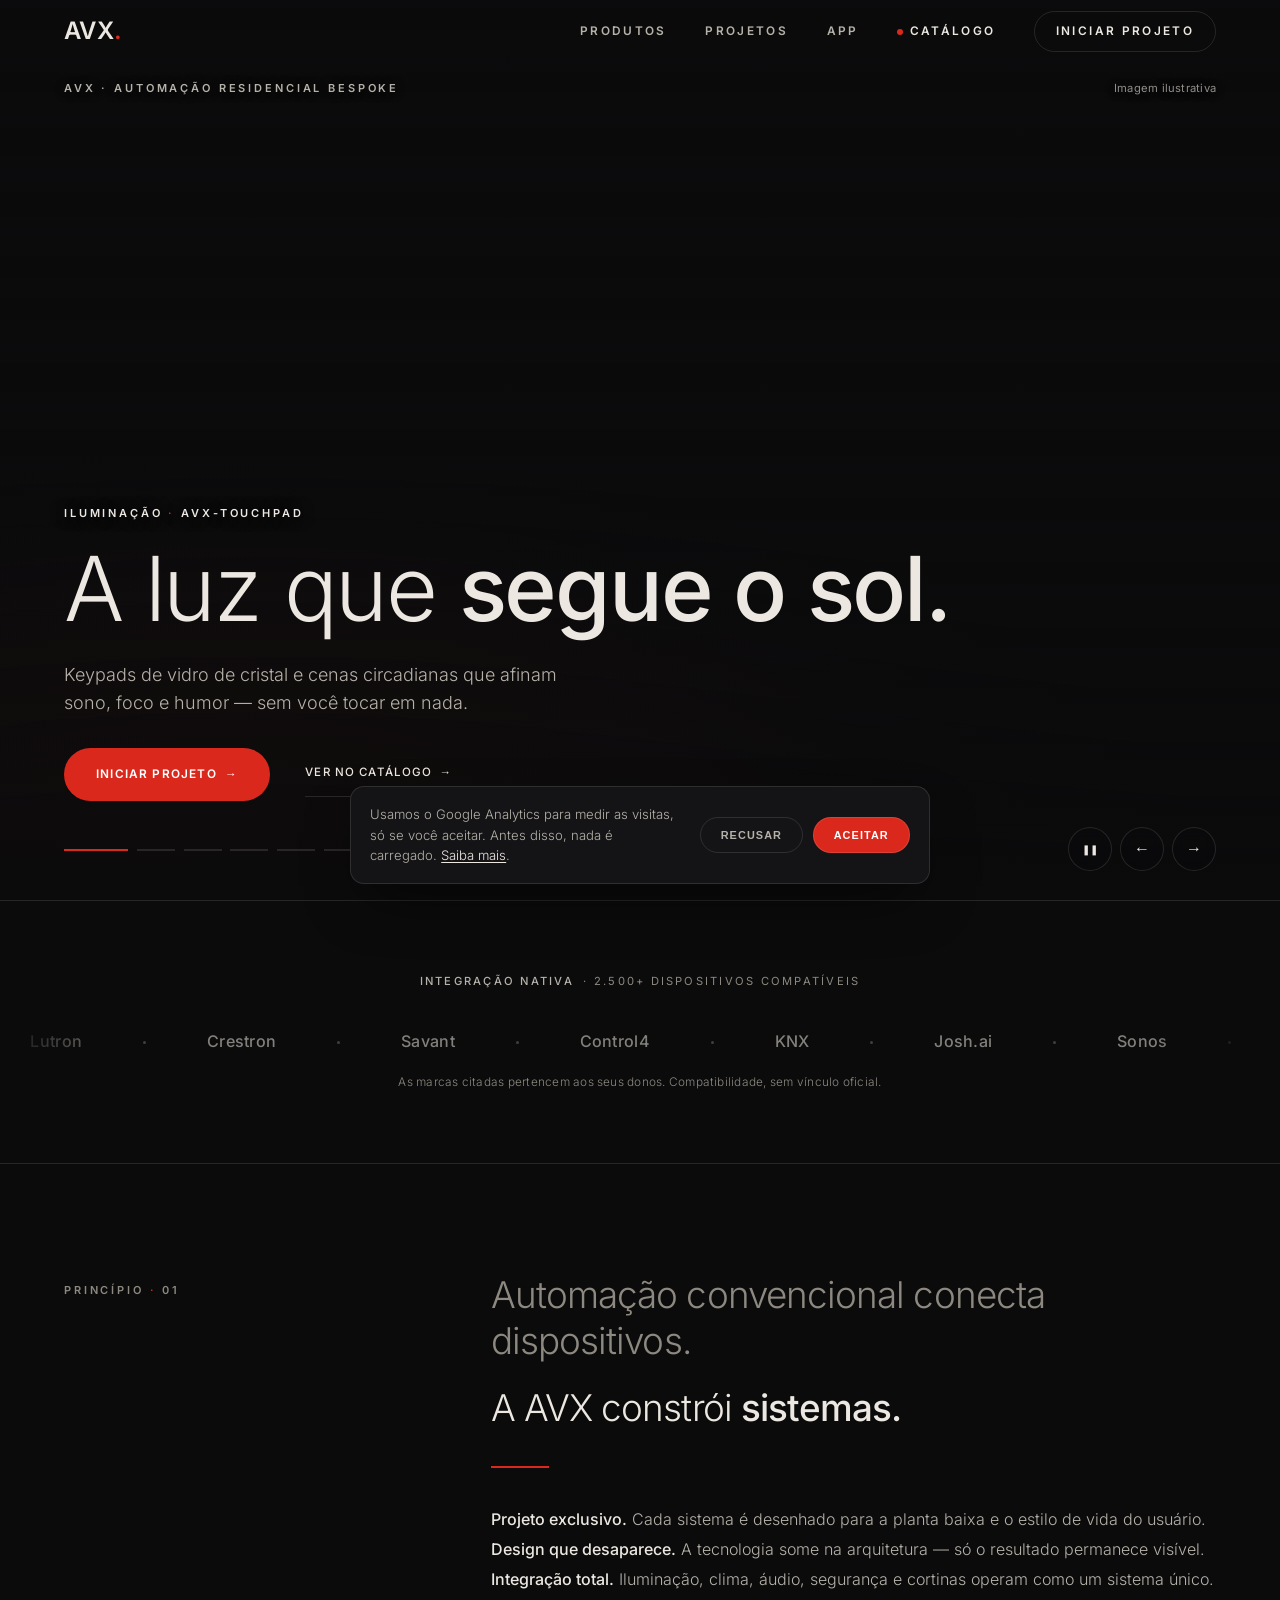
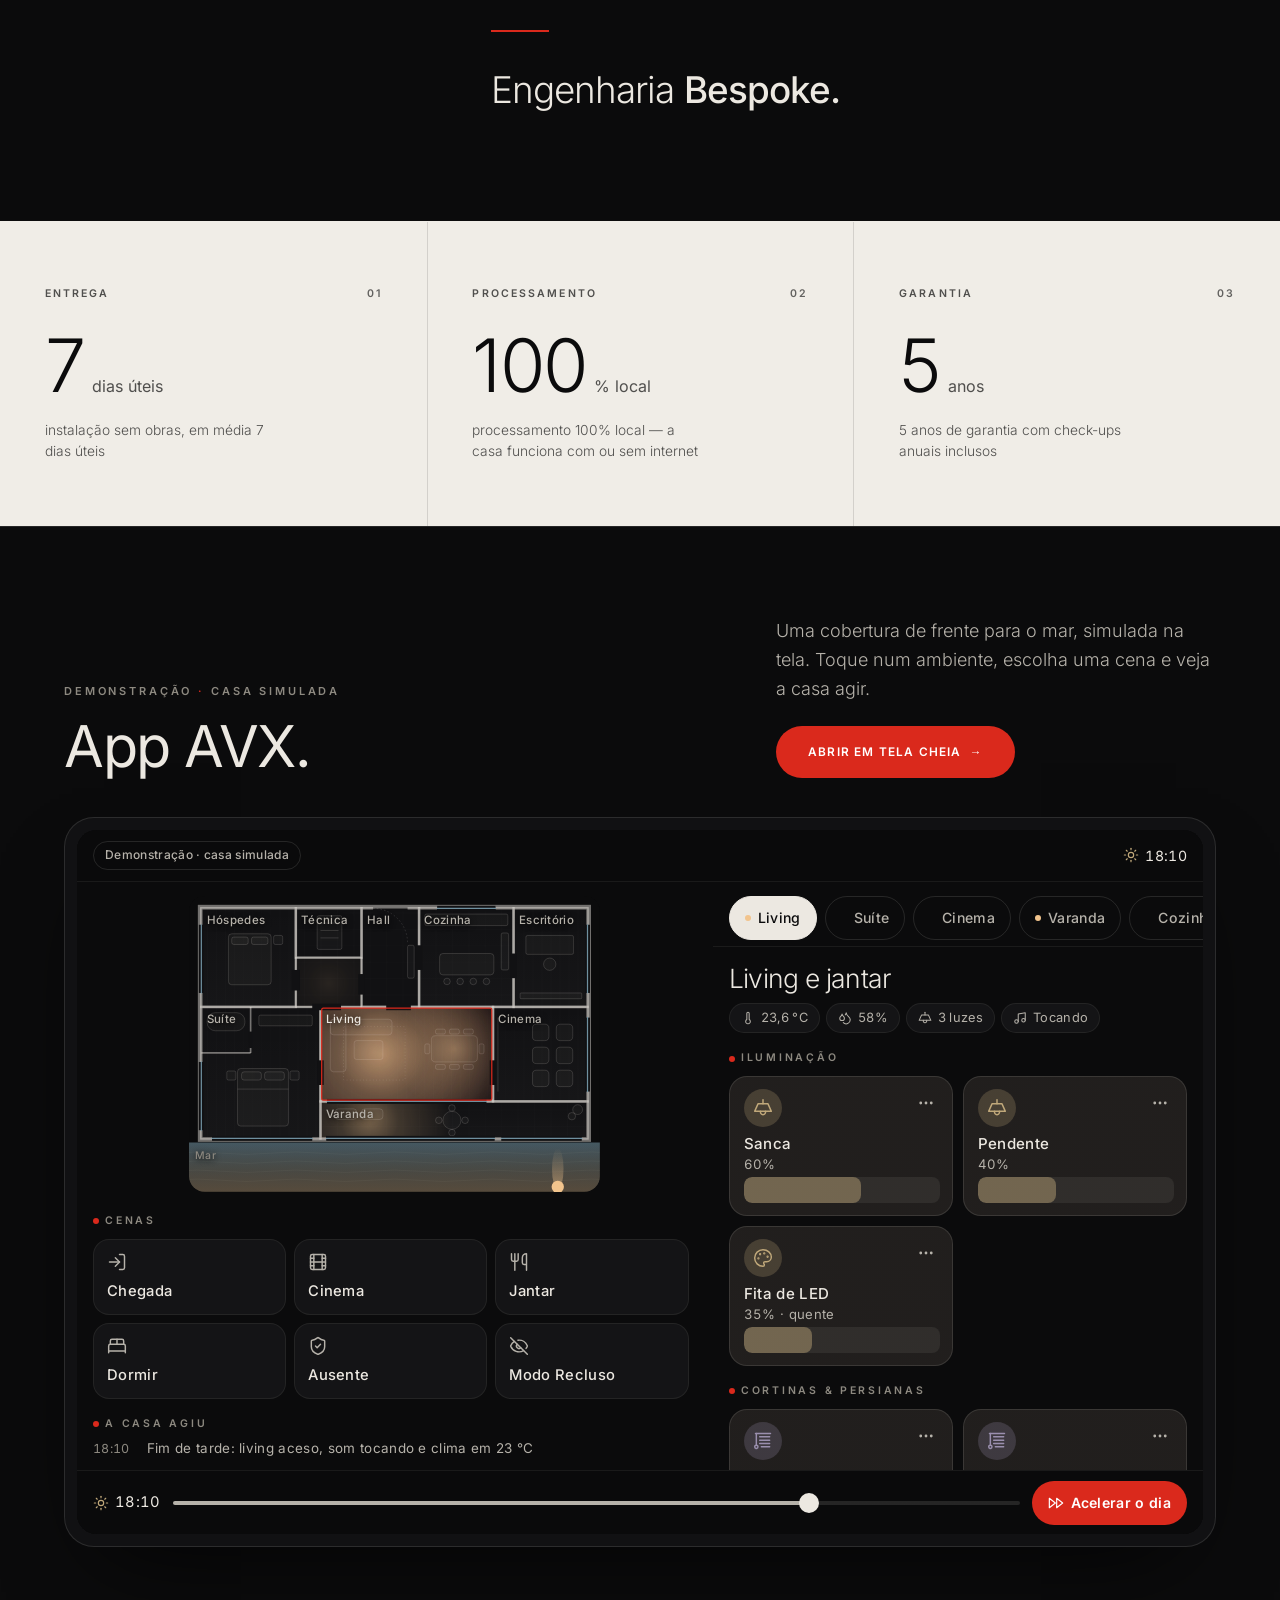
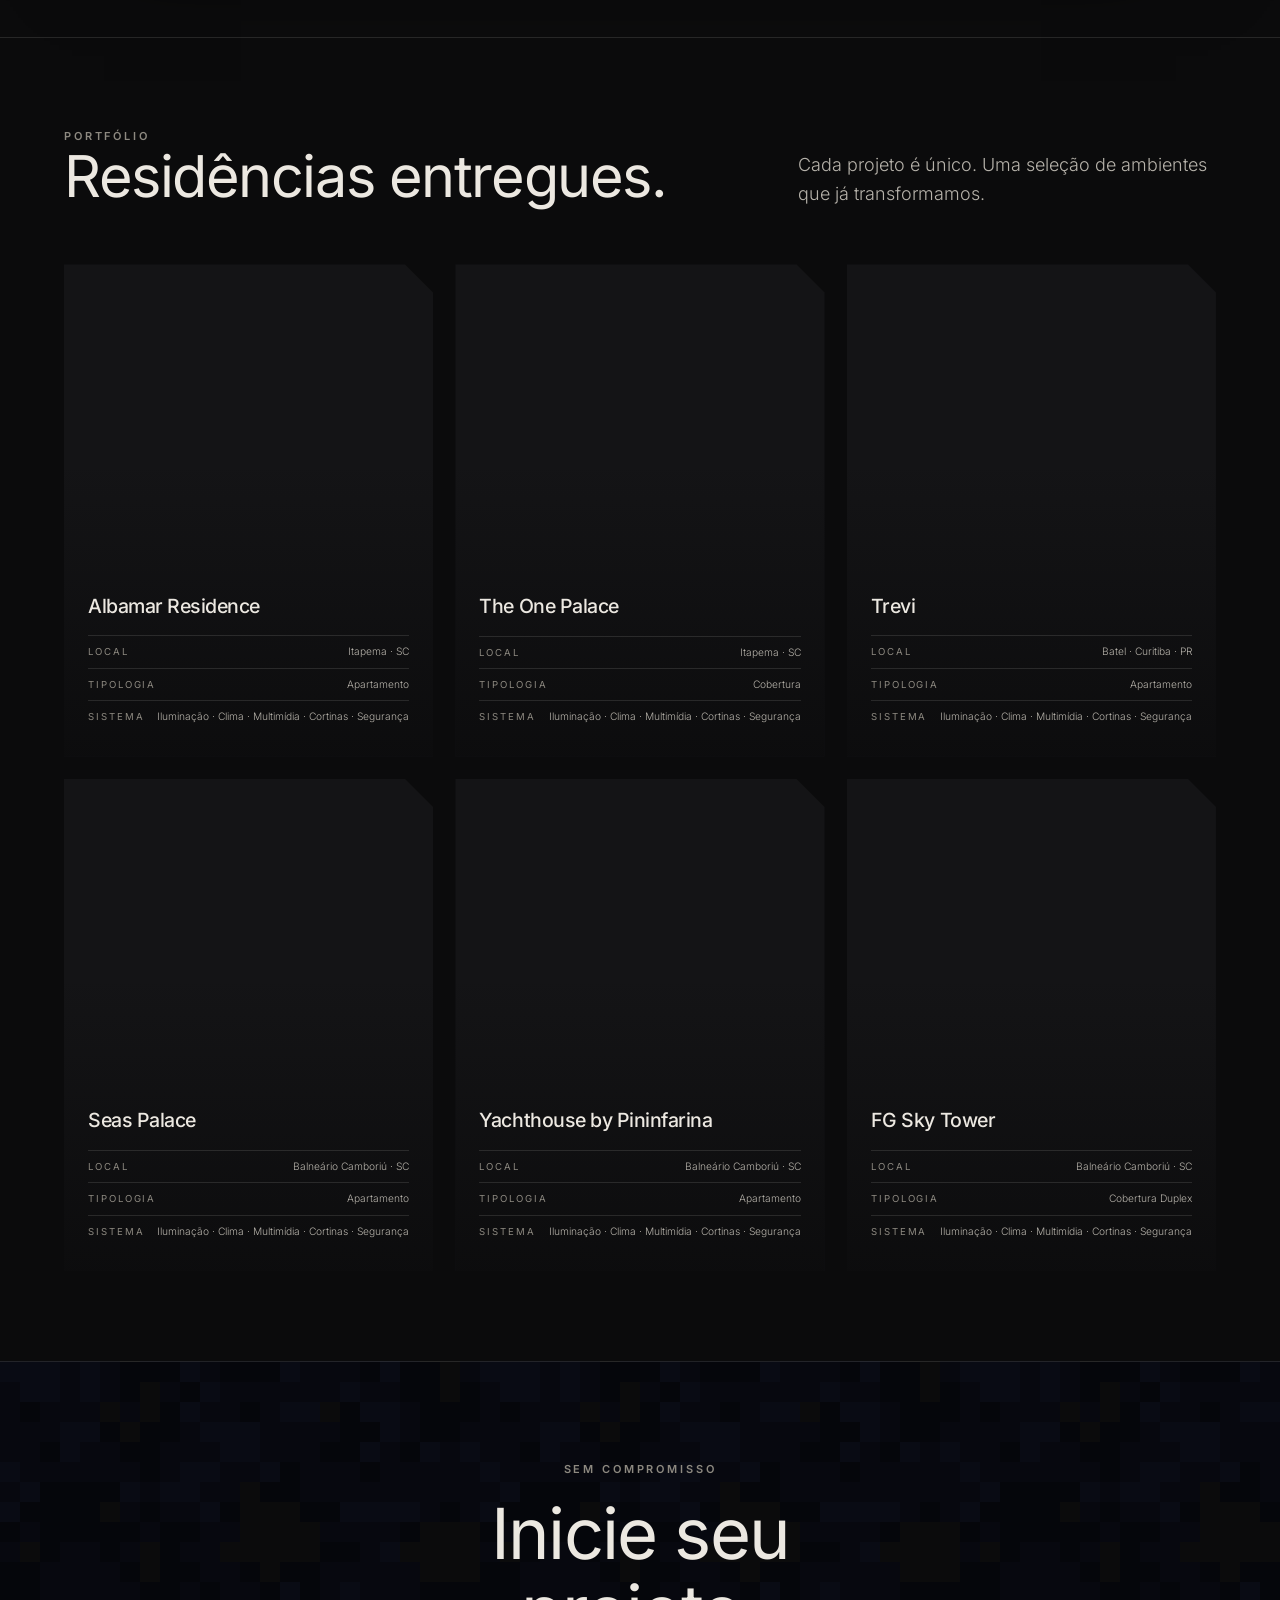
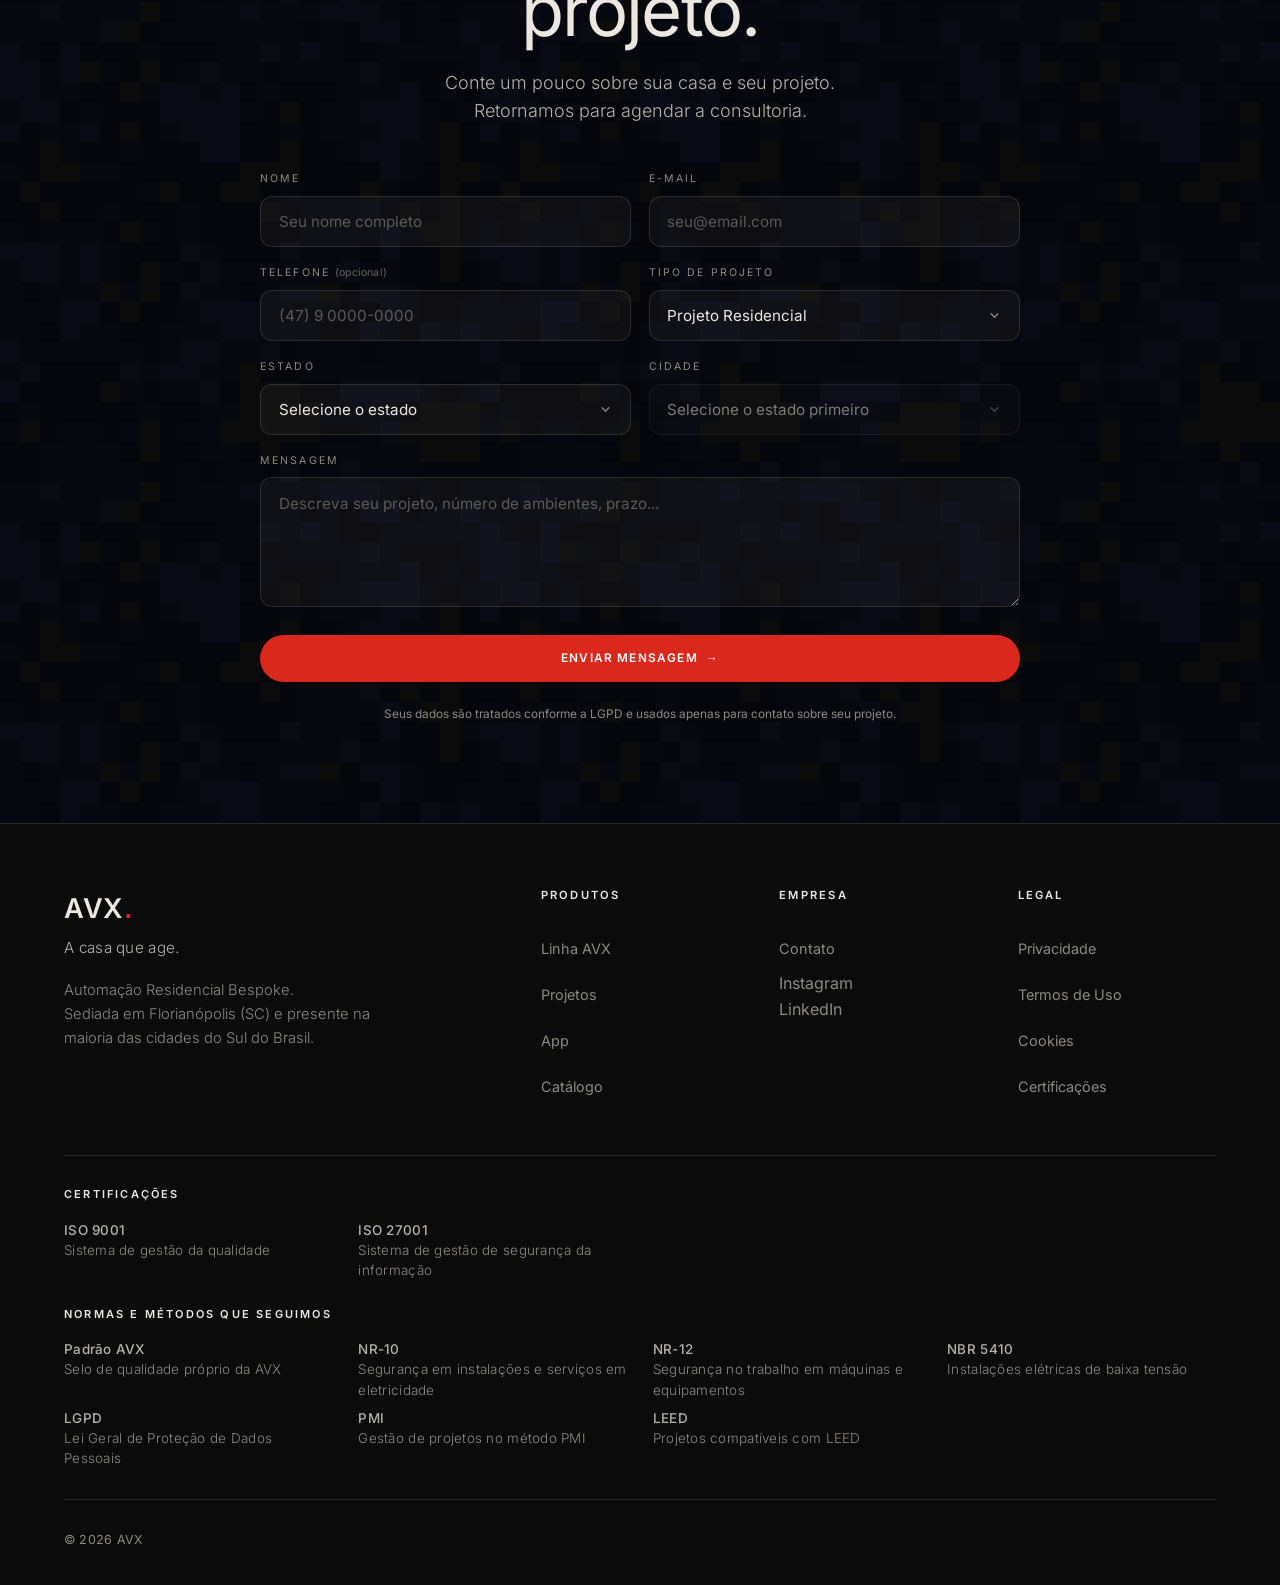
<file: index.html>
<!DOCTYPE html>
<html lang="pt-BR">
<head>
<meta charset="UTF-8">
<meta name="viewport" content="width=device-width, initial-scale=1.0">

<!-- Google Analytics em modo básico: nada é carregado nem enviado antes do aceite dos cookies (LGPD).
     O script do Google só entra pela avxCarregarGA(), chamada no aceite (ou ao abrir, se o aceite já estiver guardado). -->
<script>
  window.dataLayer = window.dataLayer || [];
  function gtag(){ if (window.__avxGA) dataLayer.push(arguments); }
  function avxCarregarGA(){
    if (window.__avxGA) return;
    window.__avxGA = true;
    var s = document.createElement('script'); s.async = true; s.src = 'https://www.googletagmanager.com/gtag/js?id=G-PQ6LZPBGHN';
    document.head.appendChild(s);
    gtag('js', new Date()); gtag('config', 'G-PQ6LZPBGHN');
  }
  try { if (localStorage.getItem('avxConsent') === 'granted') avxCarregarGA(); } catch (e) {}
</script>

<title>AVX | Automação Residencial Bespoke de Alto Padrão</title>
<meta name="description" content="Automação residencial de alto padrão. Keypads de cristal, segurança com IA e instalação sem obras, em média 7 dias úteis.">
<meta name="robots" content="index, follow, max-image-preview:large">
<meta name="theme-color" content="#0b0b0c">
<meta name="author" content="AVX">
<link rel="canonical" href="https://avxautomacao.com.br/">
<link rel="icon" type="image/png" sizes="32x32" href="/assets/favicon-avx.png">
<link rel="apple-touch-icon" href="/assets/favicon-avx.png">

<!-- Open Graph / Social -->
<meta property="og:type" content="website">
<meta property="og:locale" content="pt_BR">
<meta property="og:site_name" content="AVX">
<meta property="og:url" content="https://avxautomacao.com.br/">
<meta property="og:title" content="AVX | Automação Residencial Bespoke">
<meta property="og:description" content="Keypads de cristal e segurança com IA. A tecnologia desaparece — você apenas vive.">
<meta property="og:image" content="https://avxautomacao.com.br/assets/og-avx.png">
<meta property="og:image:alt" content="AVX — Automação Residencial Bespoke">
<meta name="twitter:card" content="summary_large_image">
<meta name="twitter:title" content="AVX | Automação Residencial Bespoke">
<meta name="twitter:description" content="Keypads de cristal e segurança com IA. Você apenas vive.">
<meta name="twitter:image" content="https://avxautomacao.com.br/assets/og-avx.png">
<meta name="twitter:image:alt" content="AVX — Automação Residencial Bespoke">

<!-- Dados estruturados (SEO) -->
<script type="application/ld+json">
{
  "@context":"https://schema.org",
  "@graph":[
    {
      "@type":"Organization",
      "@id":"https://avxautomacao.com.br/#organizacao",
      "name":"AVX",
      "url":"https://avxautomacao.com.br/",
      "logo":"https://avxautomacao.com.br/assets/og-avx.png",
      "slogan":"A casa que age.",
      "description":"Automação Residencial Bespoke.",
      "email":"sac@avxautomacao.com.br"
    },
    {
      "@type":"HomeAndConstructionBusiness",
      "@id":"https://avxautomacao.com.br/#empresa",
      "name":"AVX",
      "url":"https://avxautomacao.com.br/",
      "image":"https://avxautomacao.com.br/assets/og-avx.png",
      "description":"Automação Residencial Bespoke: iluminação, climatização, cortinas, multimídia e segurança, com instalação sem obras, em média 7 dias úteis.",
      "email":"sac@avxautomacao.com.br",
      "parentOrganization":{"@id":"https://avxautomacao.com.br/#organizacao"},
      "address":{"@type":"PostalAddress","addressLocality":"Florianópolis","addressRegion":"SC","addressCountry":"BR"},
      "areaServed":[
        {"@type":"State","name":"Santa Catarina"},
        {"@type":"State","name":"Paraná"},
        {"@type":"State","name":"Rio Grande do Sul"}
      ],
      "makesOffer":{"@type":"Offer","itemOffered":{"@type":"Service","name":"Automação residencial","serviceType":"Automação Residencial Bespoke"}}
    },
    {
      "@type":"WebSite",
      "@id":"https://avxautomacao.com.br/#site",
      "url":"https://avxautomacao.com.br/",
      "name":"AVX",
      "inLanguage":"pt-BR",
      "publisher":{"@id":"https://avxautomacao.com.br/#organizacao"}
    }
  ]
}
</script>

<link rel="preconnect" href="https://images.unsplash.com" crossorigin>
<link rel="preload" as="image" href="https://images.unsplash.com/photo-1616594039964-ae9021a400a0?q=80&w=1200&auto=format&fit=crop" media="(max-width: 799px)" fetchpriority="high">
<link rel="preload" as="image" href="https://images.unsplash.com/photo-1616594039964-ae9021a400a0?q=80&w=1800&auto=format&fit=crop" media="(min-width: 800px) and (max-width: 1399px)" fetchpriority="high">
<link rel="preload" as="image" href="https://images.unsplash.com/photo-1616594039964-ae9021a400a0?q=80&w=2400&auto=format&fit=crop" media="(min-width: 1400px)" fetchpriority="high">
<link rel="preload" href="assets/fontes/inter-variavel.woff2" as="font" type="font/woff2" crossorigin>
<link rel="stylesheet" href="assets/fontes/fontes.css">

<style>
/* ============================================================
   AVX — Design tokens
   ============================================================ */
:root{
  --ink:#0b0b0c;          /* near-black, warm */
  --ink-soft:#141416;
  --paper:#f0ede7;         /* off-white inversion sections */
  --panel:#111113; --line-soft:rgba(236,232,225,.07); /* tokens compartilhados com o catálogo */
  --bone:#ece8e1;         /* primary text on dark */
  --bone-dim:#b6b2aa;
  --ash:#8d8980;          /* muted / secondary */
  --avx:#da291c;          /* signature accent — brand-locked */
  --line:rgba(236,232,225,.12);
  --ease:cubic-bezier(.4,0,0,1);

  --shell:clamp(1.25rem,5vw,6.5rem);   /* horizontal page padding */
  --max:1320px;
  --navh:64px;
}

*{margin:0;padding:0;box-sizing:border-box}
html{scroll-behavior:smooth;-webkit-text-size-adjust:100%}
::selection{background:var(--avx);color:#fff}
.skip-link{position:absolute;left:-9999px;top:0;z-index:200;background:var(--avx);color:#fff;padding:.7rem 1.2rem;font-size:.85rem;border-radius:0 0 8px 0}
.skip-link:focus{left:0}

body{
  font-family:'Inter','Helvetica Neue',Arial,sans-serif;
  background:var(--ink);
  color:var(--bone);
  line-height:1.6;
  overflow-x:hidden;
  font-weight:400;
  -webkit-font-smoothing:antialiased;
}
img{display:block;max-width:100%}
a{color:inherit;text-decoration:none}

/* ---------- Type primitives ---------- */
.eyebrow{
  font-family:'Inter','Helvetica Neue',Arial,sans-serif;
  font-size:11px;font-weight:600;
  letter-spacing:.26em;text-transform:uppercase;
  color:var(--ash);
}
.eyebrow .dot{color:var(--avx)}
.display{
  font-family:'Inter','Helvetica Neue',Arial,sans-serif;
  font-weight:400;
  line-height:1.1;
  letter-spacing:-.025em;
}
.lead{
  color:var(--bone-dim);
  font-weight:300;
  font-size:clamp(1rem,1.4vw,1.18rem);
  max-width:46ch;
}

/* ---------- Quiet link with growing rule ---------- */
.qlink{
  display:inline-flex;align-items:center;gap:.6em;min-height:44px;
  font-size:.72rem;font-weight:500;letter-spacing:.1em;text-transform:uppercase;
  padding-bottom:.4em;position:relative;color:var(--bone);
  transition:color .4s var(--ease);
}
.qlink .arw{transition:transform .4s var(--ease)}
.qlink::after{
  content:"";position:absolute;left:0;bottom:0;height:1px;width:100%;
  background:var(--line);
}
.qlink::before{
  content:"";position:absolute;left:0;bottom:0;height:1px;width:0;
  background:var(--avx);transition:width .5s var(--ease);z-index:1;
}
.qlink:hover::before{width:100%}
.qlink:hover .arw{transform:translateX(5px)}

/* ============================================================
   NAV
   ============================================================ */
.nav{
  position:fixed;inset:0 0 auto 0;z-index:80;
  height:var(--navh);padding:0 var(--shell);
  display:flex;align-items:center;justify-content:space-between;
  background:transparent;border-bottom:1px solid transparent;
  transition:background .5s var(--ease),border-color .5s var(--ease);
}
.nav.scrolled{
  background:rgba(11,11,12,.72);
  backdrop-filter:blur(14px);-webkit-backdrop-filter:blur(14px);
  border-bottom:1px solid var(--line);
}
.brand{font-family:'Inter','Helvetica Neue',Arial,sans-serif;font-weight:600;font-size:1.5rem;letter-spacing:.02em}
.brand .dot{color:var(--avx);display:inline-block}
.nav-links{display:flex;align-items:center;gap:2.4rem}
.nav-links a{
  font-size:.74rem;font-weight:600;letter-spacing:.2em;text-transform:uppercase;
  color:var(--bone-dim);transition:color .3s var(--ease);
}
.nav-links a:hover{color:var(--bone)}
.nav-links a.cat{color:var(--bone)}
.nav-links a.cat::before{content:"";display:inline-block;width:6px;height:6px;border-radius:50%;background:var(--avx);margin-right:.55em;vertical-align:middle}
.nav-cta{
  border:1px solid var(--line);border-radius:100px;
  padding:.62rem 1.3rem;color:var(--bone)!important;
  transition:border-color .4s var(--ease),background .4s var(--ease);
}
.nav-cta:hover{border-color:var(--bone);background:var(--bone);color:var(--ink)!important}
.burger{display:none;background:none;border:0;color:var(--bone);cursor:pointer;width:44px;height:44px;position:relative;margin-right:-7px}
.burger span{position:absolute;left:7px;height:1.5px;width:30px;background:currentColor;transition:.35s var(--ease)}
.burger span:nth-child(1){top:14px}
.burger span:nth-child(2){top:21px}
.burger span:nth-child(3){top:28px}
body.menu-open .burger span:nth-child(1){top:21px;transform:rotate(45deg)}
body.menu-open .burger span:nth-child(2){opacity:0}
body.menu-open .burger span:nth-child(3){top:21px;transform:rotate(-45deg)}

/* mobile menu sheet */
.sheet{
  position:fixed;inset:0;z-index:70;background:var(--ink);
  display:flex;flex-direction:column;justify-content:center;gap:.4rem;
  padding:0 var(--shell);
  opacity:0;visibility:hidden;transition:opacity .5s var(--ease),visibility .5s;
}
body.menu-open .sheet{opacity:1;visibility:visible}
.sheet a{
  font-family:'Inter','Helvetica Neue',Arial,sans-serif;font-weight:300;letter-spacing:-.025em;
  font-size:clamp(1.8rem,7vw,2.6rem);color:var(--bone);
  padding:.3rem 0;border-bottom:1px solid var(--line);
}
.sheet a .num{font-family:'Inter','Helvetica Neue',Arial,sans-serif;font-size:.7rem;color:var(--ash);letter-spacing:.2em;margin-right:1rem;vertical-align:middle}

/* ============================================================
   HERO — presence-aware
   ============================================================ */
/* HERO — auto-sliding product features */
.hero{position:relative;height:100svh;overflow:hidden}
.hero-track{display:flex;height:100%;width:100%;transition:transform 1s var(--ease)}
.slide{position:relative;flex:0 0 100%;height:100%;display:flex;align-items:flex-end;padding:0 var(--shell) clamp(5rem,11vh,7.5rem);overflow:hidden}
.slide-bg{position:absolute;inset:0;z-index:0;background:var(--ink) center/cover no-repeat;transform:scale(1.08)}
.slide-bg-1{background-image:url('https://images.unsplash.com/photo-1616594039964-ae9021a400a0?q=80&w=1200&auto=format&fit=crop')}
@media(min-width:800px){.slide-bg-1{background-image:url('https://images.unsplash.com/photo-1616594039964-ae9021a400a0?q=80&w=1800&auto=format&fit=crop')}}
@media(min-width:1400px){.slide-bg-1{background-image:url('https://images.unsplash.com/photo-1616594039964-ae9021a400a0?q=80&w=2400&auto=format&fit=crop')}}
.credito{position:absolute;right:var(--shell);top:calc(var(--navh) + 1rem);z-index:4;font-size:.7rem;font-weight:400;letter-spacing:.02em;color:rgba(236,232,225,.6);text-shadow:0 1px 8px rgba(0,0,0,.6)}
.slide.active .slide-bg{animation:kenburns 8s linear forwards}
@keyframes kenburns{from{transform:scale(1.08)}to{transform:scale(1.17)}}
.slide-veil{position:absolute;inset:0;z-index:1;
  background:linear-gradient(180deg,rgba(11,11,12,.5),rgba(11,11,12,.08) 32%,rgba(11,11,12,.6) 74%,var(--ink)),
  radial-gradient(120% 80% at 18% 100%,rgba(218,41,28,.12),transparent 55%),
  radial-gradient(120% 80% at 20% 100%,rgba(11,11,12,.7),transparent 62%);}
.slide-inner{position:relative;z-index:3;max-width:var(--max);width:100%;margin:0 auto}
.slide .eyebrow{color:var(--bone);text-shadow:0 1px 14px rgba(0,0,0,.55);opacity:0;transform:translateY(16px);transition:.7s var(--ease) .15s}
.slide h1,.slide h2{font-size:clamp(2.4rem,7vw,5.6rem);font-weight:300;margin:1.1rem 0 1.4rem;max-width:18ch;opacity:0;transform:translateY(22px);transition:.7s var(--ease) .28s}
.slide h1 em,.slide h2 em{font-style:normal;font-weight:500;color:var(--bone)}
.slide .lead{opacity:0;transform:translateY(22px);transition:.7s var(--ease) .4s}
.slide.active .eyebrow,.slide.active h1,.slide.active h2,.slide.active .lead,.slide.active .hero-actions{opacity:1;transform:none}
.aviso-marcas{margin-top:.7rem;font-size:.72rem;font-weight:400;letter-spacing:.02em;color:rgba(236,232,225,.62);opacity:0;transition:.7s var(--ease) .45s}
.slide.active .aviso-marcas{opacity:1}
.hero-actions{display:flex;flex-wrap:wrap;gap:1.4rem 2.2rem;align-items:center;margin-top:1.9rem;opacity:0;transform:translateY(22px);transition:.7s var(--ease) .52s}

.hero-h1{position:absolute;left:var(--shell);top:calc(var(--navh) + 1rem);z-index:6;font-size:11px;font-weight:600;letter-spacing:.26em;text-transform:uppercase;color:var(--bone-dim);text-shadow:0 1px 10px rgba(0,0,0,.6);max-width:60%}
@media(max-width:560px){.hero-h1{max-width:55%}}
/* hero controls */
.hero-ui{position:absolute;left:0;right:0;bottom:1.8rem;z-index:6;padding:0 var(--shell);
  display:flex;align-items:center;gap:1.4rem;max-width:var(--max);margin:0 auto}
.hero-dots{display:flex;gap:.55rem;flex:1;flex-wrap:wrap;row-gap:0}
.hero-dot{position:relative;height:44px;width:38px;background:none;border:0;padding:0;cursor:pointer;transition:width .4s var(--ease)}
.hero-dot::before{content:"";position:absolute;left:0;right:0;top:50%;height:2px;background:var(--line);transition:background .4s var(--ease)}
.hero-dot.active{width:64px}
.hero-dot.active::before{background:var(--avx)}
#heroPausa{font-size:.62rem;letter-spacing:.02em}
.hero-nav{display:flex;gap:.5rem}
.hero-arrow{width:44px;height:44px;border-radius:50%;border:1px solid var(--line);background:rgba(11,11,12,.35);
  backdrop-filter:blur(6px);color:var(--bone);cursor:pointer;display:flex;align-items:center;justify-content:center;
  font-size:1rem;transition:.3s var(--ease)}
.hero-arrow:hover{border-color:var(--bone);background:var(--bone);color:var(--ink)}

.btn{
  display:inline-flex;align-items:center;gap:.7em;
  background:var(--avx);color:#fff;
  font-size:.74rem;font-weight:600;letter-spacing:.1em;text-transform:uppercase;
  padding:1.05rem 2rem;border-radius:100px;
  transition:transform .4s var(--ease),box-shadow .4s var(--ease),background .4s var(--ease);
}
.btn:hover{transform:translateY(-2px);box-shadow:0 14px 40px -12px rgba(218,41,28,.6);background:#c1241a}
.btn .arw{transition:transform .4s var(--ease)}
.btn:hover .arw{transform:translateX(4px)}

/* ============================================================
   INTEGRATIONS (single row marquee)
   ============================================================ */
.integrations{padding:clamp(3.5rem,8vh,5.5rem) 0;border-top:1px solid var(--line);overflow:hidden}
.integrations .cap{display:flex;align-items:center;justify-content:center;gap:.6rem;flex-wrap:wrap;
  margin-bottom:2.4rem;padding:0 var(--shell)}
.mq-aviso{text-align:center;margin-top:1.1rem;padding:0 var(--shell);font-size:.74rem;font-weight:300;letter-spacing:.02em;color:var(--ash)}
.integrations .cap .t{font-size:.7rem;font-weight:500;letter-spacing:.2em;text-transform:uppercase;color:var(--bone-dim)}
.integrations .cap .s{font-size:.7rem;font-weight:400;letter-spacing:.2em;text-transform:uppercase;color:var(--ash)}
.mq-wrap{-webkit-mask-image:linear-gradient(90deg,transparent,#000 10%,#000 90%,transparent);
  mask-image:linear-gradient(90deg,transparent,#000 10%,#000 90%,transparent)}
.marquee{display:flex;width:max-content;animation:slide 60s linear infinite}
.integrations:hover .marquee{animation-play-state:paused}
.marquee span{display:inline-flex;align-items:center;font-family:'Inter','Helvetica Neue',Arial,sans-serif;font-weight:500;
  font-size:1rem;letter-spacing:.02em;color:var(--bone-dim);padding:0 1.9rem;white-space:nowrap;opacity:.7}
.marquee span::after{content:"";width:3px;height:3px;border-radius:50%;background:var(--ash);margin-left:3.8rem;opacity:.6}
@keyframes slide{to{transform:translateX(-50%)}}

/* ============================================================
   STATS — technical spec strip
   ============================================================ */
.specs{display:grid;grid-template-columns:repeat(3,1fr);border-top:1px solid var(--line);background:var(--paper)}
.spec{position:relative;padding:clamp(2.6rem,5vw,4rem) clamp(1.5rem,3.5vw,3rem);border-left:1px solid rgba(0,0,0,.12)}
.spec:first-child{border-left:0}
.spec-top{color:rgba(11,11,12,.7)!important}
.spec-top .ix{color:rgba(11,11,12,.62)!important}
.spec-val .num{color:var(--ink)!important}
.spec-val .unit{color:rgba(11,11,12,.7)!important}
.spec-key{color:rgba(11,11,12,.7)!important}
.spec-top{display:flex;align-items:center;justify-content:space-between;font-size:.66rem;font-weight:600;letter-spacing:.2em;text-transform:uppercase;color:var(--ash);margin-bottom:1.6rem}
.spec-top .ix{color:var(--ash)}
.spec-val{display:flex;align-items:baseline;gap:.5rem;font-family:'Inter','Helvetica Neue',Arial,sans-serif;font-weight:300;line-height:1}
.spec-val .num{font-size:clamp(3rem,7vw,4.6rem);letter-spacing:-.025em}
.spec-val .unit{font-weight:400;font-size:1rem;color:var(--bone-dim)}
.spec-key{font-size:.86rem;font-weight:300;line-height:1.55;color:var(--bone-dim);margin-top:1.1rem;max-width:26ch}

/* ============================================================
   PROJECTS
   ============================================================ */
.projects{padding:clamp(5rem,10vh,8rem) var(--shell);border-top:1px solid var(--line)}
.projects .head{display:flex;justify-content:space-between;align-items:flex-end;gap:2rem;margin-bottom:3.5rem;flex-wrap:wrap}
.projects h2{font-size:clamp(2.2rem,4.5vw,3.6rem)}
.grid3{display:grid;grid-template-columns:repeat(3,1fr);gap:1.4rem}
@media(max-width:1080px){.grid3{grid-template-columns:repeat(2,1fr)}}
.pcard{position:relative;aspect-ratio:3/4;overflow:hidden;background:var(--ink-soft);border-radius:0;clip-path:polygon(0 0,calc(100% - 28px) 0,100% 28px,100% 100%,0 100%);transition:background .4s var(--ease)}
.pcard img{width:100%;height:100%;object-fit:cover;transform:scale(1.03);transition:transform 1.2s var(--ease)}
.pcard:hover img{transform:scale(1.1)}
.pcard:hover{background:linear-gradient(var(--line-soft),var(--line-soft)),var(--ink-soft)}
.pcard::after{content:"";position:absolute;inset:0;background:linear-gradient(180deg,transparent 40%,rgba(11,11,12,.85))}
.pcard .meta{position:absolute;left:0;right:0;bottom:0;z-index:2;padding:1.5rem;display:flex;flex-direction:column;gap:.3rem}
.pcard .name{font-family:'Inter','Helvetica Neue',Arial,sans-serif;font-weight:500;font-size:1.22rem;letter-spacing:-.025em;line-height:1.15;margin-bottom:.85rem}
.pcard .pspecs{display:flex;flex-direction:column;border-top:1px solid var(--line)}
.pcard .pspecs .r{display:flex;justify-content:space-between;align-items:baseline;gap:.7rem;padding:.5rem 0;border-bottom:1px solid var(--line)}
.pcard .pspecs .r:last-child{border-bottom:0}
.pcard .pspecs .k{font-size:.6rem;letter-spacing:.2em;text-transform:uppercase;color:var(--ash);white-space:nowrap}
.pcard .pspecs .v{font-size:.64rem;color:var(--bone-dim);font-weight:300;text-align:right;line-height:1.3}

/* ============================================================
   CONTACT FORM
   ============================================================ */
.contact{border-top:1px solid var(--line);padding:clamp(5rem,11vh,8rem) var(--shell);background-color:var(--ink);background-image:url("data:image/svg+xml,%3Csvg%20xmlns%3D%27http%3A%2F%2Fwww.w3.org%2F2000%2Fsvg%27%20width%3D%27480%27%20height%3D%27480%27%20shape-rendering%3D%27crispEdges%27%3E%3Crect%20x%3D%270%27%20y%3D%270%27%20width%3D%2720%27%20height%3D%2720%27%20fill%3D%27%23090b14%27%2F%3E%3Crect%20x%3D%270%27%20y%3D%2720%27%20width%3D%2720%27%20height%3D%2720%27%20fill%3D%27%2307080f%27%2F%3E%3Crect%20x%3D%270%27%20y%3D%2740%27%20width%3D%2720%27%20height%3D%2720%27%20fill%3D%27%2307080f%27%2F%3E%3Crect%20x%3D%270%27%20y%3D%2760%27%20width%3D%2720%27%20height%3D%2720%27%20fill%3D%27%2307080f%27%2F%3E%3Crect%20x%3D%270%27%20y%3D%2780%27%20width%3D%2720%27%20height%3D%2720%27%20fill%3D%27%2307080f%27%2F%3E%3Crect%20x%3D%270%27%20y%3D%27100%27%20width%3D%2720%27%20height%3D%2720%27%20fill%3D%27%23090b14%27%2F%3E%3Crect%20x%3D%270%27%20y%3D%27120%27%20width%3D%2720%27%20height%3D%2720%27%20fill%3D%27%2307080f%27%2F%3E%3Crect%20x%3D%270%27%20y%3D%27140%27%20width%3D%2720%27%20height%3D%2720%27%20fill%3D%27%23090b14%27%2F%3E%3Crect%20x%3D%270%27%20y%3D%27160%27%20width%3D%2720%27%20height%3D%2720%27%20fill%3D%27%2305060b%27%2F%3E%3Crect%20x%3D%270%27%20y%3D%27180%27%20width%3D%2720%27%20height%3D%2720%27%20fill%3D%27%2307080f%27%2F%3E%3Crect%20x%3D%270%27%20y%3D%27200%27%20width%3D%2720%27%20height%3D%2720%27%20fill%3D%27%2305060b%27%2F%3E%3Crect%20x%3D%270%27%20y%3D%27220%27%20width%3D%2720%27%20height%3D%2720%27%20fill%3D%27%2305060b%27%2F%3E%3Crect%20x%3D%270%27%20y%3D%27240%27%20width%3D%2720%27%20height%3D%2720%27%20fill%3D%27%2307080f%27%2F%3E%3Crect%20x%3D%270%27%20y%3D%27260%27%20width%3D%2720%27%20height%3D%2720%27%20fill%3D%27%2307080f%27%2F%3E%3Crect%20x%3D%270%27%20y%3D%27280%27%20width%3D%2720%27%20height%3D%2720%27%20fill%3D%27%23090b14%27%2F%3E%3Crect%20x%3D%270%27%20y%3D%27300%27%20width%3D%2720%27%20height%3D%2720%27%20fill%3D%27%23090b14%27%2F%3E%3Crect%20x%3D%270%27%20y%3D%27320%27%20width%3D%2720%27%20height%3D%2720%27%20fill%3D%27%23090b14%27%2F%3E%3Crect%20x%3D%270%27%20y%3D%27340%27%20width%3D%2720%27%20height%3D%2720%27%20fill%3D%27%2307080f%27%2F%3E%3Crect%20x%3D%270%27%20y%3D%27360%27%20width%3D%2720%27%20height%3D%2720%27%20fill%3D%27%23090b14%27%2F%3E%3Crect%20x%3D%270%27%20y%3D%27380%27%20width%3D%2720%27%20height%3D%2720%27%20fill%3D%27%2305060b%27%2F%3E%3Crect%20x%3D%270%27%20y%3D%27400%27%20width%3D%2720%27%20height%3D%2720%27%20fill%3D%27%2307080f%27%2F%3E%3Crect%20x%3D%270%27%20y%3D%27420%27%20width%3D%2720%27%20height%3D%2720%27%20fill%3D%27%2305060b%27%2F%3E%3Crect%20x%3D%270%27%20y%3D%27440%27%20width%3D%2720%27%20height%3D%2720%27%20fill%3D%27%2305060b%27%2F%3E%3Crect%20x%3D%270%27%20y%3D%27460%27%20width%3D%2720%27%20height%3D%2720%27%20fill%3D%27%2307080f%27%2F%3E%3Crect%20x%3D%2720%27%20y%3D%270%27%20width%3D%2720%27%20height%3D%2720%27%20fill%3D%27%23090b14%27%2F%3E%3Crect%20x%3D%2720%27%20y%3D%2720%27%20width%3D%2720%27%20height%3D%2720%27%20fill%3D%27%23090b14%27%2F%3E%3Crect%20x%3D%2720%27%20y%3D%2740%27%20width%3D%2720%27%20height%3D%2720%27%20fill%3D%27%2305060b%27%2F%3E%3Crect%20x%3D%2720%27%20y%3D%2760%27%20width%3D%2720%27%20height%3D%2720%27%20fill%3D%27%2307080f%27%2F%3E%3Crect%20x%3D%2720%27%20y%3D%2780%27%20width%3D%2720%27%20height%3D%2720%27%20fill%3D%27%2307080f%27%2F%3E%3Crect%20x%3D%2720%27%20y%3D%27100%27%20width%3D%2720%27%20height%3D%2720%27%20fill%3D%27%2307080f%27%2F%3E%3Crect%20x%3D%2720%27%20y%3D%27120%27%20width%3D%2720%27%20height%3D%2720%27%20fill%3D%27%23090b14%27%2F%3E%3Crect%20x%3D%2720%27%20y%3D%27140%27%20width%3D%2720%27%20height%3D%2720%27%20fill%3D%27%2305060b%27%2F%3E%3Crect%20x%3D%2720%27%20y%3D%27160%27%20width%3D%2720%27%20height%3D%2720%27%20fill%3D%27%2307080f%27%2F%3E%3Crect%20x%3D%2720%27%20y%3D%27200%27%20width%3D%2720%27%20height%3D%2720%27%20fill%3D%27%2305060b%27%2F%3E%3Crect%20x%3D%2720%27%20y%3D%27220%27%20width%3D%2720%27%20height%3D%2720%27%20fill%3D%27%2305060b%27%2F%3E%3Crect%20x%3D%2720%27%20y%3D%27240%27%20width%3D%2720%27%20height%3D%2720%27%20fill%3D%27%2307080f%27%2F%3E%3Crect%20x%3D%2720%27%20y%3D%27260%27%20width%3D%2720%27%20height%3D%2720%27%20fill%3D%27%2307080f%27%2F%3E%3Crect%20x%3D%2720%27%20y%3D%27280%27%20width%3D%2720%27%20height%3D%2720%27%20fill%3D%27%2307080f%27%2F%3E%3Crect%20x%3D%2720%27%20y%3D%27300%27%20width%3D%2720%27%20height%3D%2720%27%20fill%3D%27%23090b14%27%2F%3E%3Crect%20x%3D%2720%27%20y%3D%27320%27%20width%3D%2720%27%20height%3D%2720%27%20fill%3D%27%23090b14%27%2F%3E%3Crect%20x%3D%2720%27%20y%3D%27340%27%20width%3D%2720%27%20height%3D%2720%27%20fill%3D%27%23090b14%27%2F%3E%3Crect%20x%3D%2720%27%20y%3D%27360%27%20width%3D%2720%27%20height%3D%2720%27%20fill%3D%27%2305060b%27%2F%3E%3Crect%20x%3D%2720%27%20y%3D%27380%27%20width%3D%2720%27%20height%3D%2720%27%20fill%3D%27%2305060b%27%2F%3E%3Crect%20x%3D%2720%27%20y%3D%27400%27%20width%3D%2720%27%20height%3D%2720%27%20fill%3D%27%2305060b%27%2F%3E%3Crect%20x%3D%2720%27%20y%3D%27440%27%20width%3D%2720%27%20height%3D%2720%27%20fill%3D%27%2305060b%27%2F%3E%3Crect%20x%3D%2720%27%20y%3D%27460%27%20width%3D%2720%27%20height%3D%2720%27%20fill%3D%27%2305060b%27%2F%3E%3Crect%20x%3D%2740%27%20y%3D%270%27%20width%3D%2720%27%20height%3D%2720%27%20fill%3D%27%23090b14%27%2F%3E%3Crect%20x%3D%2740%27%20y%3D%2720%27%20width%3D%2720%27%20height%3D%2720%27%20fill%3D%27%23090b14%27%2F%3E%3Crect%20x%3D%2740%27%20y%3D%2740%27%20width%3D%2720%27%20height%3D%2720%27%20fill%3D%27%2307080f%27%2F%3E%3Crect%20x%3D%2740%27%20y%3D%2760%27%20width%3D%2720%27%20height%3D%2720%27%20fill%3D%27%2307080f%27%2F%3E%3Crect%20x%3D%2740%27%20y%3D%2780%27%20width%3D%2720%27%20height%3D%2720%27%20fill%3D%27%2305060b%27%2F%3E%3Crect%20x%3D%2740%27%20y%3D%27100%27%20width%3D%2720%27%20height%3D%2720%27%20fill%3D%27%2307080f%27%2F%3E%3Crect%20x%3D%2740%27%20y%3D%27120%27%20width%3D%2720%27%20height%3D%2720%27%20fill%3D%27%2305060b%27%2F%3E%3Crect%20x%3D%2740%27%20y%3D%27140%27%20width%3D%2720%27%20height%3D%2720%27%20fill%3D%27%2305060b%27%2F%3E%3Crect%20x%3D%2740%27%20y%3D%27160%27%20width%3D%2720%27%20height%3D%2720%27%20fill%3D%27%2305060b%27%2F%3E%3Crect%20x%3D%2740%27%20y%3D%27180%27%20width%3D%2720%27%20height%3D%2720%27%20fill%3D%27%2305060b%27%2F%3E%3Crect%20x%3D%2740%27%20y%3D%27200%27%20width%3D%2720%27%20height%3D%2720%27%20fill%3D%27%2307080f%27%2F%3E%3Crect%20x%3D%2740%27%20y%3D%27220%27%20width%3D%2720%27%20height%3D%2720%27%20fill%3D%27%2307080f%27%2F%3E%3Crect%20x%3D%2740%27%20y%3D%27240%27%20width%3D%2720%27%20height%3D%2720%27%20fill%3D%27%23090b14%27%2F%3E%3Crect%20x%3D%2740%27%20y%3D%27260%27%20width%3D%2720%27%20height%3D%2720%27%20fill%3D%27%2307080f%27%2F%3E%3Crect%20x%3D%2740%27%20y%3D%27280%27%20width%3D%2720%27%20height%3D%2720%27%20fill%3D%27%2305060b%27%2F%3E%3Crect%20x%3D%2740%27%20y%3D%27300%27%20width%3D%2720%27%20height%3D%2720%27%20fill%3D%27%2307080f%27%2F%3E%3Crect%20x%3D%2740%27%20y%3D%27320%27%20width%3D%2720%27%20height%3D%2720%27%20fill%3D%27%2307080f%27%2F%3E%3Crect%20x%3D%2740%27%20y%3D%27340%27%20width%3D%2720%27%20height%3D%2720%27%20fill%3D%27%23090b14%27%2F%3E%3Crect%20x%3D%2740%27%20y%3D%27360%27%20width%3D%2720%27%20height%3D%2720%27%20fill%3D%27%2307080f%27%2F%3E%3Crect%20x%3D%2740%27%20y%3D%27420%27%20width%3D%2720%27%20height%3D%2720%27%20fill%3D%27%2305060b%27%2F%3E%3Crect%20x%3D%2740%27%20y%3D%27460%27%20width%3D%2720%27%20height%3D%2720%27%20fill%3D%27%2307080f%27%2F%3E%3Crect%20x%3D%2760%27%20y%3D%270%27%20width%3D%2720%27%20height%3D%2720%27%20fill%3D%27%2307080f%27%2F%3E%3Crect%20x%3D%2760%27%20y%3D%2720%27%20width%3D%2720%27%20height%3D%2720%27%20fill%3D%27%2307080f%27%2F%3E%3Crect%20x%3D%2760%27%20y%3D%2740%27%20width%3D%2720%27%20height%3D%2720%27%20fill%3D%27%2307080f%27%2F%3E%3Crect%20x%3D%2760%27%20y%3D%2760%27%20width%3D%2720%27%20height%3D%2720%27%20fill%3D%27%23090b14%27%2F%3E%3Crect%20x%3D%2760%27%20y%3D%2780%27%20width%3D%2720%27%20height%3D%2720%27%20fill%3D%27%23090b14%27%2F%3E%3Crect%20x%3D%2760%27%20y%3D%27100%27%20width%3D%2720%27%20height%3D%2720%27%20fill%3D%27%2307080f%27%2F%3E%3Crect%20x%3D%2760%27%20y%3D%27120%27%20width%3D%2720%27%20height%3D%2720%27%20fill%3D%27%2305060b%27%2F%3E%3Crect%20x%3D%2760%27%20y%3D%27140%27%20width%3D%2720%27%20height%3D%2720%27%20fill%3D%27%2305060b%27%2F%3E%3Crect%20x%3D%2760%27%20y%3D%27160%27%20width%3D%2720%27%20height%3D%2720%27%20fill%3D%27%2305060b%27%2F%3E%3Crect%20x%3D%2760%27%20y%3D%27180%27%20width%3D%2720%27%20height%3D%2720%27%20fill%3D%27%2307080f%27%2F%3E%3Crect%20x%3D%2760%27%20y%3D%27200%27%20width%3D%2720%27%20height%3D%2720%27%20fill%3D%27%2307080f%27%2F%3E%3Crect%20x%3D%2760%27%20y%3D%27220%27%20width%3D%2720%27%20height%3D%2720%27%20fill%3D%27%2307080f%27%2F%3E%3Crect%20x%3D%2760%27%20y%3D%27240%27%20width%3D%2720%27%20height%3D%2720%27%20fill%3D%27%2307080f%27%2F%3E%3Crect%20x%3D%2760%27%20y%3D%27260%27%20width%3D%2720%27%20height%3D%2720%27%20fill%3D%27%2307080f%27%2F%3E%3Crect%20x%3D%2760%27%20y%3D%27280%27%20width%3D%2720%27%20height%3D%2720%27%20fill%3D%27%23090b14%27%2F%3E%3Crect%20x%3D%2760%27%20y%3D%27300%27%20width%3D%2720%27%20height%3D%2720%27%20fill%3D%27%23090b14%27%2F%3E%3Crect%20x%3D%2760%27%20y%3D%27320%27%20width%3D%2720%27%20height%3D%2720%27%20fill%3D%27%2307080f%27%2F%3E%3Crect%20x%3D%2760%27%20y%3D%27340%27%20width%3D%2720%27%20height%3D%2720%27%20fill%3D%27%2305060b%27%2F%3E%3Crect%20x%3D%2760%27%20y%3D%27360%27%20width%3D%2720%27%20height%3D%2720%27%20fill%3D%27%2307080f%27%2F%3E%3Crect%20x%3D%2760%27%20y%3D%27380%27%20width%3D%2720%27%20height%3D%2720%27%20fill%3D%27%2307080f%27%2F%3E%3Crect%20x%3D%2760%27%20y%3D%27420%27%20width%3D%2720%27%20height%3D%2720%27%20fill%3D%27%2305060b%27%2F%3E%3Crect%20x%3D%2760%27%20y%3D%27440%27%20width%3D%2720%27%20height%3D%2720%27%20fill%3D%27%2305060b%27%2F%3E%3Crect%20x%3D%2760%27%20y%3D%27460%27%20width%3D%2720%27%20height%3D%2720%27%20fill%3D%27%2307080f%27%2F%3E%3Crect%20x%3D%2780%27%20y%3D%270%27%20width%3D%2720%27%20height%3D%2720%27%20fill%3D%27%23090b14%27%2F%3E%3Crect%20x%3D%2780%27%20y%3D%2720%27%20width%3D%2720%27%20height%3D%2720%27%20fill%3D%27%23090b14%27%2F%3E%3Crect%20x%3D%2780%27%20y%3D%2740%27%20width%3D%2720%27%20height%3D%2720%27%20fill%3D%27%2307080f%27%2F%3E%3Crect%20x%3D%2780%27%20y%3D%2760%27%20width%3D%2720%27%20height%3D%2720%27%20fill%3D%27%23090b14%27%2F%3E%3Crect%20x%3D%2780%27%20y%3D%2780%27%20width%3D%2720%27%20height%3D%2720%27%20fill%3D%27%2307080f%27%2F%3E%3Crect%20x%3D%2780%27%20y%3D%27100%27%20width%3D%2720%27%20height%3D%2720%27%20fill%3D%27%2307080f%27%2F%3E%3Crect%20x%3D%2780%27%20y%3D%27120%27%20width%3D%2720%27%20height%3D%2720%27%20fill%3D%27%2305060b%27%2F%3E%3Crect%20x%3D%2780%27%20y%3D%27140%27%20width%3D%2720%27%20height%3D%2720%27%20fill%3D%27%2305060b%27%2F%3E%3Crect%20x%3D%2780%27%20y%3D%27160%27%20width%3D%2720%27%20height%3D%2720%27%20fill%3D%27%2305060b%27%2F%3E%3Crect%20x%3D%2780%27%20y%3D%27180%27%20width%3D%2720%27%20height%3D%2720%27%20fill%3D%27%2307080f%27%2F%3E%3Crect%20x%3D%2780%27%20y%3D%27200%27%20width%3D%2720%27%20height%3D%2720%27%20fill%3D%27%2307080f%27%2F%3E%3Crect%20x%3D%2780%27%20y%3D%27220%27%20width%3D%2720%27%20height%3D%2720%27%20fill%3D%27%2307080f%27%2F%3E%3Crect%20x%3D%2780%27%20y%3D%27240%27%20width%3D%2720%27%20height%3D%2720%27%20fill%3D%27%2307080f%27%2F%3E%3Crect%20x%3D%2780%27%20y%3D%27260%27%20width%3D%2720%27%20height%3D%2720%27%20fill%3D%27%2307080f%27%2F%3E%3Crect%20x%3D%2780%27%20y%3D%27280%27%20width%3D%2720%27%20height%3D%2720%27%20fill%3D%27%2305060b%27%2F%3E%3Crect%20x%3D%2780%27%20y%3D%27320%27%20width%3D%2720%27%20height%3D%2720%27%20fill%3D%27%2305060b%27%2F%3E%3Crect%20x%3D%2780%27%20y%3D%27340%27%20width%3D%2720%27%20height%3D%2720%27%20fill%3D%27%2307080f%27%2F%3E%3Crect%20x%3D%2780%27%20y%3D%27360%27%20width%3D%2720%27%20height%3D%2720%27%20fill%3D%27%23090b14%27%2F%3E%3Crect%20x%3D%2780%27%20y%3D%27380%27%20width%3D%2720%27%20height%3D%2720%27%20fill%3D%27%2305060b%27%2F%3E%3Crect%20x%3D%2780%27%20y%3D%27400%27%20width%3D%2720%27%20height%3D%2720%27%20fill%3D%27%2307080f%27%2F%3E%3Crect%20x%3D%2780%27%20y%3D%27420%27%20width%3D%2720%27%20height%3D%2720%27%20fill%3D%27%2305060b%27%2F%3E%3Crect%20x%3D%2780%27%20y%3D%27440%27%20width%3D%2720%27%20height%3D%2720%27%20fill%3D%27%2305060b%27%2F%3E%3Crect%20x%3D%2780%27%20y%3D%27460%27%20width%3D%2720%27%20height%3D%2720%27%20fill%3D%27%2307080f%27%2F%3E%3Crect%20x%3D%27100%27%20y%3D%270%27%20width%3D%2720%27%20height%3D%2720%27%20fill%3D%27%2307080f%27%2F%3E%3Crect%20x%3D%27100%27%20y%3D%2720%27%20width%3D%2720%27%20height%3D%2720%27%20fill%3D%27%2307080f%27%2F%3E%3Crect%20x%3D%27100%27%20y%3D%2760%27%20width%3D%2720%27%20height%3D%2720%27%20fill%3D%27%2305060b%27%2F%3E%3Crect%20x%3D%27100%27%20y%3D%2780%27%20width%3D%2720%27%20height%3D%2720%27%20fill%3D%27%2307080f%27%2F%3E%3Crect%20x%3D%27100%27%20y%3D%27100%27%20width%3D%2720%27%20height%3D%2720%27%20fill%3D%27%2307080f%27%2F%3E%3Crect%20x%3D%27100%27%20y%3D%27120%27%20width%3D%2720%27%20height%3D%2720%27%20fill%3D%27%2305060b%27%2F%3E%3Crect%20x%3D%27100%27%20y%3D%27160%27%20width%3D%2720%27%20height%3D%2720%27%20fill%3D%27%2305060b%27%2F%3E%3Crect%20x%3D%27100%27%20y%3D%27180%27%20width%3D%2720%27%20height%3D%2720%27%20fill%3D%27%2305060b%27%2F%3E%3Crect%20x%3D%27100%27%20y%3D%27200%27%20width%3D%2720%27%20height%3D%2720%27%20fill%3D%27%2307080f%27%2F%3E%3Crect%20x%3D%27100%27%20y%3D%27220%27%20width%3D%2720%27%20height%3D%2720%27%20fill%3D%27%2307080f%27%2F%3E%3Crect%20x%3D%27100%27%20y%3D%27240%27%20width%3D%2720%27%20height%3D%2720%27%20fill%3D%27%2307080f%27%2F%3E%3Crect%20x%3D%27100%27%20y%3D%27260%27%20width%3D%2720%27%20height%3D%2720%27%20fill%3D%27%23090b14%27%2F%3E%3Crect%20x%3D%27100%27%20y%3D%27280%27%20width%3D%2720%27%20height%3D%2720%27%20fill%3D%27%2305060b%27%2F%3E%3Crect%20x%3D%27100%27%20y%3D%27300%27%20width%3D%2720%27%20height%3D%2720%27%20fill%3D%27%2307080f%27%2F%3E%3Crect%20x%3D%27100%27%20y%3D%27320%27%20width%3D%2720%27%20height%3D%2720%27%20fill%3D%27%2305060b%27%2F%3E%3Crect%20x%3D%27100%27%20y%3D%27340%27%20width%3D%2720%27%20height%3D%2720%27%20fill%3D%27%2305060b%27%2F%3E%3Crect%20x%3D%27100%27%20y%3D%27360%27%20width%3D%2720%27%20height%3D%2720%27%20fill%3D%27%2305060b%27%2F%3E%3Crect%20x%3D%27100%27%20y%3D%27380%27%20width%3D%2720%27%20height%3D%2720%27%20fill%3D%27%2305060b%27%2F%3E%3Crect%20x%3D%27100%27%20y%3D%27400%27%20width%3D%2720%27%20height%3D%2720%27%20fill%3D%27%2307080f%27%2F%3E%3Crect%20x%3D%27100%27%20y%3D%27420%27%20width%3D%2720%27%20height%3D%2720%27%20fill%3D%27%2305060b%27%2F%3E%3Crect%20x%3D%27100%27%20y%3D%27440%27%20width%3D%2720%27%20height%3D%2720%27%20fill%3D%27%2307080f%27%2F%3E%3Crect%20x%3D%27100%27%20y%3D%27460%27%20width%3D%2720%27%20height%3D%2720%27%20fill%3D%27%2305060b%27%2F%3E%3Crect%20x%3D%27120%27%20y%3D%270%27%20width%3D%2720%27%20height%3D%2720%27%20fill%3D%27%2305060b%27%2F%3E%3Crect%20x%3D%27120%27%20y%3D%2720%27%20width%3D%2720%27%20height%3D%2720%27%20fill%3D%27%2305060b%27%2F%3E%3Crect%20x%3D%27120%27%20y%3D%2740%27%20width%3D%2720%27%20height%3D%2720%27%20fill%3D%27%2307080f%27%2F%3E%3Crect%20x%3D%27120%27%20y%3D%2780%27%20width%3D%2720%27%20height%3D%2720%27%20fill%3D%27%2305060b%27%2F%3E%3Crect%20x%3D%27120%27%20y%3D%27100%27%20width%3D%2720%27%20height%3D%2720%27%20fill%3D%27%2307080f%27%2F%3E%3Crect%20x%3D%27120%27%20y%3D%27120%27%20width%3D%2720%27%20height%3D%2720%27%20fill%3D%27%23090b14%27%2F%3E%3Crect%20x%3D%27120%27%20y%3D%27140%27%20width%3D%2720%27%20height%3D%2720%27%20fill%3D%27%2307080f%27%2F%3E%3Crect%20x%3D%27120%27%20y%3D%27160%27%20width%3D%2720%27%20height%3D%2720%27%20fill%3D%27%2305060b%27%2F%3E%3Crect%20x%3D%27120%27%20y%3D%27180%27%20width%3D%2720%27%20height%3D%2720%27%20fill%3D%27%2307080f%27%2F%3E%3Crect%20x%3D%27120%27%20y%3D%27200%27%20width%3D%2720%27%20height%3D%2720%27%20fill%3D%27%2305060b%27%2F%3E%3Crect%20x%3D%27120%27%20y%3D%27220%27%20width%3D%2720%27%20height%3D%2720%27%20fill%3D%27%2307080f%27%2F%3E%3Crect%20x%3D%27120%27%20y%3D%27240%27%20width%3D%2720%27%20height%3D%2720%27%20fill%3D%27%2307080f%27%2F%3E%3Crect%20x%3D%27120%27%20y%3D%27280%27%20width%3D%2720%27%20height%3D%2720%27%20fill%3D%27%2305060b%27%2F%3E%3Crect%20x%3D%27120%27%20y%3D%27300%27%20width%3D%2720%27%20height%3D%2720%27%20fill%3D%27%2305060b%27%2F%3E%3Crect%20x%3D%27120%27%20y%3D%27340%27%20width%3D%2720%27%20height%3D%2720%27%20fill%3D%27%2305060b%27%2F%3E%3Crect%20x%3D%27120%27%20y%3D%27380%27%20width%3D%2720%27%20height%3D%2720%27%20fill%3D%27%2307080f%27%2F%3E%3Crect%20x%3D%27120%27%20y%3D%27400%27%20width%3D%2720%27%20height%3D%2720%27%20fill%3D%27%2305060b%27%2F%3E%3Crect%20x%3D%27120%27%20y%3D%27420%27%20width%3D%2720%27%20height%3D%2720%27%20fill%3D%27%2305060b%27%2F%3E%3Crect%20x%3D%27120%27%20y%3D%27440%27%20width%3D%2720%27%20height%3D%2720%27%20fill%3D%27%2305060b%27%2F%3E%3Crect%20x%3D%27140%27%20y%3D%270%27%20width%3D%2720%27%20height%3D%2720%27%20fill%3D%27%2305060b%27%2F%3E%3Crect%20x%3D%27140%27%20y%3D%2760%27%20width%3D%2720%27%20height%3D%2720%27%20fill%3D%27%2305060b%27%2F%3E%3Crect%20x%3D%27140%27%20y%3D%2780%27%20width%3D%2720%27%20height%3D%2720%27%20fill%3D%27%2305060b%27%2F%3E%3Crect%20x%3D%27140%27%20y%3D%27100%27%20width%3D%2720%27%20height%3D%2720%27%20fill%3D%27%2305060b%27%2F%3E%3Crect%20x%3D%27140%27%20y%3D%27120%27%20width%3D%2720%27%20height%3D%2720%27%20fill%3D%27%2307080f%27%2F%3E%3Crect%20x%3D%27140%27%20y%3D%27140%27%20width%3D%2720%27%20height%3D%2720%27%20fill%3D%27%2305060b%27%2F%3E%3Crect%20x%3D%27140%27%20y%3D%27160%27%20width%3D%2720%27%20height%3D%2720%27%20fill%3D%27%2307080f%27%2F%3E%3Crect%20x%3D%27140%27%20y%3D%27220%27%20width%3D%2720%27%20height%3D%2720%27%20fill%3D%27%2305060b%27%2F%3E%3Crect%20x%3D%27140%27%20y%3D%27260%27%20width%3D%2720%27%20height%3D%2720%27%20fill%3D%27%2305060b%27%2F%3E%3Crect%20x%3D%27140%27%20y%3D%27280%27%20width%3D%2720%27%20height%3D%2720%27%20fill%3D%27%2307080f%27%2F%3E%3Crect%20x%3D%27140%27%20y%3D%27320%27%20width%3D%2720%27%20height%3D%2720%27%20fill%3D%27%2307080f%27%2F%3E%3Crect%20x%3D%27140%27%20y%3D%27340%27%20width%3D%2720%27%20height%3D%2720%27%20fill%3D%27%2305060b%27%2F%3E%3Crect%20x%3D%27140%27%20y%3D%27360%27%20width%3D%2720%27%20height%3D%2720%27%20fill%3D%27%2305060b%27%2F%3E%3Crect%20x%3D%27140%27%20y%3D%27380%27%20width%3D%2720%27%20height%3D%2720%27%20fill%3D%27%2305060b%27%2F%3E%3Crect%20x%3D%27140%27%20y%3D%27400%27%20width%3D%2720%27%20height%3D%2720%27%20fill%3D%27%2305060b%27%2F%3E%3Crect%20x%3D%27140%27%20y%3D%27420%27%20width%3D%2720%27%20height%3D%2720%27%20fill%3D%27%2307080f%27%2F%3E%3Crect%20x%3D%27140%27%20y%3D%27440%27%20width%3D%2720%27%20height%3D%2720%27%20fill%3D%27%2305060b%27%2F%3E%3Crect%20x%3D%27140%27%20y%3D%27460%27%20width%3D%2720%27%20height%3D%2720%27%20fill%3D%27%2307080f%27%2F%3E%3Crect%20x%3D%27160%27%20y%3D%270%27%20width%3D%2720%27%20height%3D%2720%27%20fill%3D%27%2305060b%27%2F%3E%3Crect%20x%3D%27160%27%20y%3D%2720%27%20width%3D%2720%27%20height%3D%2720%27%20fill%3D%27%2307080f%27%2F%3E%3Crect%20x%3D%27160%27%20y%3D%2740%27%20width%3D%2720%27%20height%3D%2720%27%20fill%3D%27%2305060b%27%2F%3E%3Crect%20x%3D%27160%27%20y%3D%2760%27%20width%3D%2720%27%20height%3D%2720%27%20fill%3D%27%2305060b%27%2F%3E%3Crect%20x%3D%27160%27%20y%3D%2780%27%20width%3D%2720%27%20height%3D%2720%27%20fill%3D%27%2307080f%27%2F%3E%3Crect%20x%3D%27160%27%20y%3D%27100%27%20width%3D%2720%27%20height%3D%2720%27%20fill%3D%27%2307080f%27%2F%3E%3Crect%20x%3D%27160%27%20y%3D%27120%27%20width%3D%2720%27%20height%3D%2720%27%20fill%3D%27%23090b14%27%2F%3E%3Crect%20x%3D%27160%27%20y%3D%27140%27%20width%3D%2720%27%20height%3D%2720%27%20fill%3D%27%2307080f%27%2F%3E%3Crect%20x%3D%27160%27%20y%3D%27160%27%20width%3D%2720%27%20height%3D%2720%27%20fill%3D%27%2305060b%27%2F%3E%3Crect%20x%3D%27160%27%20y%3D%27180%27%20width%3D%2720%27%20height%3D%2720%27%20fill%3D%27%2305060b%27%2F%3E%3Crect%20x%3D%27160%27%20y%3D%27200%27%20width%3D%2720%27%20height%3D%2720%27%20fill%3D%27%2305060b%27%2F%3E%3Crect%20x%3D%27160%27%20y%3D%27220%27%20width%3D%2720%27%20height%3D%2720%27%20fill%3D%27%2305060b%27%2F%3E%3Crect%20x%3D%27160%27%20y%3D%27240%27%20width%3D%2720%27%20height%3D%2720%27%20fill%3D%27%2305060b%27%2F%3E%3Crect%20x%3D%27160%27%20y%3D%27260%27%20width%3D%2720%27%20height%3D%2720%27%20fill%3D%27%2307080f%27%2F%3E%3Crect%20x%3D%27160%27%20y%3D%27280%27%20width%3D%2720%27%20height%3D%2720%27%20fill%3D%27%2305060b%27%2F%3E%3Crect%20x%3D%27160%27%20y%3D%27300%27%20width%3D%2720%27%20height%3D%2720%27%20fill%3D%27%2305060b%27%2F%3E%3Crect%20x%3D%27160%27%20y%3D%27320%27%20width%3D%2720%27%20height%3D%2720%27%20fill%3D%27%23090b14%27%2F%3E%3Crect%20x%3D%27160%27%20y%3D%27340%27%20width%3D%2720%27%20height%3D%2720%27%20fill%3D%27%23090b14%27%2F%3E%3Crect%20x%3D%27160%27%20y%3D%27360%27%20width%3D%2720%27%20height%3D%2720%27%20fill%3D%27%2307080f%27%2F%3E%3Crect%20x%3D%27160%27%20y%3D%27380%27%20width%3D%2720%27%20height%3D%2720%27%20fill%3D%27%2305060b%27%2F%3E%3Crect%20x%3D%27160%27%20y%3D%27400%27%20width%3D%2720%27%20height%3D%2720%27%20fill%3D%27%2305060b%27%2F%3E%3Crect%20x%3D%27160%27%20y%3D%27440%27%20width%3D%2720%27%20height%3D%2720%27%20fill%3D%27%2305060b%27%2F%3E%3Crect%20x%3D%27160%27%20y%3D%27460%27%20width%3D%2720%27%20height%3D%2720%27%20fill%3D%27%2305060b%27%2F%3E%3Crect%20x%3D%27180%27%20y%3D%270%27%20width%3D%2720%27%20height%3D%2720%27%20fill%3D%27%23090b14%27%2F%3E%3Crect%20x%3D%27180%27%20y%3D%2720%27%20width%3D%2720%27%20height%3D%2720%27%20fill%3D%27%2305060b%27%2F%3E%3Crect%20x%3D%27180%27%20y%3D%2740%27%20width%3D%2720%27%20height%3D%2720%27%20fill%3D%27%23090b14%27%2F%3E%3Crect%20x%3D%27180%27%20y%3D%2760%27%20width%3D%2720%27%20height%3D%2720%27%20fill%3D%27%2307080f%27%2F%3E%3Crect%20x%3D%27180%27%20y%3D%2780%27%20width%3D%2720%27%20height%3D%2720%27%20fill%3D%27%2307080f%27%2F%3E%3Crect%20x%3D%27180%27%20y%3D%27100%27%20width%3D%2720%27%20height%3D%2720%27%20fill%3D%27%23090b14%27%2F%3E%3Crect%20x%3D%27180%27%20y%3D%27120%27%20width%3D%2720%27%20height%3D%2720%27%20fill%3D%27%23090b14%27%2F%3E%3Crect%20x%3D%27180%27%20y%3D%27140%27%20width%3D%2720%27%20height%3D%2720%27%20fill%3D%27%2307080f%27%2F%3E%3Crect%20x%3D%27180%27%20y%3D%27160%27%20width%3D%2720%27%20height%3D%2720%27%20fill%3D%27%2305060b%27%2F%3E%3Crect%20x%3D%27180%27%20y%3D%27180%27%20width%3D%2720%27%20height%3D%2720%27%20fill%3D%27%2307080f%27%2F%3E%3Crect%20x%3D%27180%27%20y%3D%27200%27%20width%3D%2720%27%20height%3D%2720%27%20fill%3D%27%2305060b%27%2F%3E%3Crect%20x%3D%27180%27%20y%3D%27220%27%20width%3D%2720%27%20height%3D%2720%27%20fill%3D%27%2307080f%27%2F%3E%3Crect%20x%3D%27180%27%20y%3D%27240%27%20width%3D%2720%27%20height%3D%2720%27%20fill%3D%27%2307080f%27%2F%3E%3Crect%20x%3D%27180%27%20y%3D%27260%27%20width%3D%2720%27%20height%3D%2720%27%20fill%3D%27%2307080f%27%2F%3E%3Crect%20x%3D%27180%27%20y%3D%27280%27%20width%3D%2720%27%20height%3D%2720%27%20fill%3D%27%2305060b%27%2F%3E%3Crect%20x%3D%27180%27%20y%3D%27300%27%20width%3D%2720%27%20height%3D%2720%27%20fill%3D%27%2307080f%27%2F%3E%3Crect%20x%3D%27180%27%20y%3D%27320%27%20width%3D%2720%27%20height%3D%2720%27%20fill%3D%27%23090b14%27%2F%3E%3Crect%20x%3D%27180%27%20y%3D%27340%27%20width%3D%2720%27%20height%3D%2720%27%20fill%3D%27%23090b14%27%2F%3E%3Crect%20x%3D%27180%27%20y%3D%27360%27%20width%3D%2720%27%20height%3D%2720%27%20fill%3D%27%23090b14%27%2F%3E%3Crect%20x%3D%27180%27%20y%3D%27380%27%20width%3D%2720%27%20height%3D%2720%27%20fill%3D%27%2305060b%27%2F%3E%3Crect%20x%3D%27180%27%20y%3D%27400%27%20width%3D%2720%27%20height%3D%2720%27%20fill%3D%27%2305060b%27%2F%3E%3Crect%20x%3D%27180%27%20y%3D%27420%27%20width%3D%2720%27%20height%3D%2720%27%20fill%3D%27%2305060b%27%2F%3E%3Crect%20x%3D%27180%27%20y%3D%27440%27%20width%3D%2720%27%20height%3D%2720%27%20fill%3D%27%2307080f%27%2F%3E%3Crect%20x%3D%27180%27%20y%3D%27460%27%20width%3D%2720%27%20height%3D%2720%27%20fill%3D%27%2307080f%27%2F%3E%3Crect%20x%3D%27200%27%20y%3D%270%27%20width%3D%2720%27%20height%3D%2720%27%20fill%3D%27%2307080f%27%2F%3E%3Crect%20x%3D%27200%27%20y%3D%2720%27%20width%3D%2720%27%20height%3D%2720%27%20fill%3D%27%23090b14%27%2F%3E%3Crect%20x%3D%27200%27%20y%3D%2740%27%20width%3D%2720%27%20height%3D%2720%27%20fill%3D%27%2307080f%27%2F%3E%3Crect%20x%3D%27200%27%20y%3D%2760%27%20width%3D%2720%27%20height%3D%2720%27%20fill%3D%27%23090b14%27%2F%3E%3Crect%20x%3D%27200%27%20y%3D%2780%27%20width%3D%2720%27%20height%3D%2720%27%20fill%3D%27%2307080f%27%2F%3E%3Crect%20x%3D%27200%27%20y%3D%27100%27%20width%3D%2720%27%20height%3D%2720%27%20fill%3D%27%23090b14%27%2F%3E%3Crect%20x%3D%27200%27%20y%3D%27120%27%20width%3D%2720%27%20height%3D%2720%27%20fill%3D%27%2307080f%27%2F%3E%3Crect%20x%3D%27200%27%20y%3D%27140%27%20width%3D%2720%27%20height%3D%2720%27%20fill%3D%27%23090b14%27%2F%3E%3Crect%20x%3D%27200%27%20y%3D%27160%27%20width%3D%2720%27%20height%3D%2720%27%20fill%3D%27%2307080f%27%2F%3E%3Crect%20x%3D%27200%27%20y%3D%27180%27%20width%3D%2720%27%20height%3D%2720%27%20fill%3D%27%2307080f%27%2F%3E%3Crect%20x%3D%27200%27%20y%3D%27200%27%20width%3D%2720%27%20height%3D%2720%27%20fill%3D%27%2307080f%27%2F%3E%3Crect%20x%3D%27200%27%20y%3D%27220%27%20width%3D%2720%27%20height%3D%2720%27%20fill%3D%27%2305060b%27%2F%3E%3Crect%20x%3D%27200%27%20y%3D%27240%27%20width%3D%2720%27%20height%3D%2720%27%20fill%3D%27%2307080f%27%2F%3E%3Crect%20x%3D%27200%27%20y%3D%27260%27%20width%3D%2720%27%20height%3D%2720%27%20fill%3D%27%2307080f%27%2F%3E%3Crect%20x%3D%27200%27%20y%3D%27280%27%20width%3D%2720%27%20height%3D%2720%27%20fill%3D%27%2305060b%27%2F%3E%3Crect%20x%3D%27200%27%20y%3D%27300%27%20width%3D%2720%27%20height%3D%2720%27%20fill%3D%27%23090b14%27%2F%3E%3Crect%20x%3D%27200%27%20y%3D%27320%27%20width%3D%2720%27%20height%3D%2720%27%20fill%3D%27%2307080f%27%2F%3E%3Crect%20x%3D%27200%27%20y%3D%27340%27%20width%3D%2720%27%20height%3D%2720%27%20fill%3D%27%23090b14%27%2F%3E%3Crect%20x%3D%27200%27%20y%3D%27360%27%20width%3D%2720%27%20height%3D%2720%27%20fill%3D%27%23090b14%27%2F%3E%3Crect%20x%3D%27200%27%20y%3D%27380%27%20width%3D%2720%27%20height%3D%2720%27%20fill%3D%27%23090b14%27%2F%3E%3Crect%20x%3D%27200%27%20y%3D%27400%27%20width%3D%2720%27%20height%3D%2720%27%20fill%3D%27%2305060b%27%2F%3E%3Crect%20x%3D%27200%27%20y%3D%27420%27%20width%3D%2720%27%20height%3D%2720%27%20fill%3D%27%2305060b%27%2F%3E%3Crect%20x%3D%27200%27%20y%3D%27440%27%20width%3D%2720%27%20height%3D%2720%27%20fill%3D%27%2305060b%27%2F%3E%3Crect%20x%3D%27200%27%20y%3D%27460%27%20width%3D%2720%27%20height%3D%2720%27%20fill%3D%27%2305060b%27%2F%3E%3Crect%20x%3D%27220%27%20y%3D%270%27%20width%3D%2720%27%20height%3D%2720%27%20fill%3D%27%2305060b%27%2F%3E%3Crect%20x%3D%27220%27%20y%3D%2720%27%20width%3D%2720%27%20height%3D%2720%27%20fill%3D%27%2307080f%27%2F%3E%3Crect%20x%3D%27220%27%20y%3D%2740%27%20width%3D%2720%27%20height%3D%2720%27%20fill%3D%27%2307080f%27%2F%3E%3Crect%20x%3D%27220%27%20y%3D%2760%27%20width%3D%2720%27%20height%3D%2720%27%20fill%3D%27%23090b14%27%2F%3E%3Crect%20x%3D%27220%27%20y%3D%2780%27%20width%3D%2720%27%20height%3D%2720%27%20fill%3D%27%23090b14%27%2F%3E%3Crect%20x%3D%27220%27%20y%3D%27100%27%20width%3D%2720%27%20height%3D%2720%27%20fill%3D%27%2307080f%27%2F%3E%3Crect%20x%3D%27220%27%20y%3D%27120%27%20width%3D%2720%27%20height%3D%2720%27%20fill%3D%27%2307080f%27%2F%3E%3Crect%20x%3D%27220%27%20y%3D%27140%27%20width%3D%2720%27%20height%3D%2720%27%20fill%3D%27%2305060b%27%2F%3E%3Crect%20x%3D%27220%27%20y%3D%27160%27%20width%3D%2720%27%20height%3D%2720%27%20fill%3D%27%2307080f%27%2F%3E%3Crect%20x%3D%27220%27%20y%3D%27200%27%20width%3D%2720%27%20height%3D%2720%27%20fill%3D%27%2307080f%27%2F%3E%3Crect%20x%3D%27220%27%20y%3D%27220%27%20width%3D%2720%27%20height%3D%2720%27%20fill%3D%27%2307080f%27%2F%3E%3Crect%20x%3D%27220%27%20y%3D%27240%27%20width%3D%2720%27%20height%3D%2720%27%20fill%3D%27%2307080f%27%2F%3E%3Crect%20x%3D%27220%27%20y%3D%27260%27%20width%3D%2720%27%20height%3D%2720%27%20fill%3D%27%2307080f%27%2F%3E%3Crect%20x%3D%27220%27%20y%3D%27280%27%20width%3D%2720%27%20height%3D%2720%27%20fill%3D%27%2307080f%27%2F%3E%3Crect%20x%3D%27220%27%20y%3D%27300%27%20width%3D%2720%27%20height%3D%2720%27%20fill%3D%27%2307080f%27%2F%3E%3Crect%20x%3D%27220%27%20y%3D%27320%27%20width%3D%2720%27%20height%3D%2720%27%20fill%3D%27%23090b14%27%2F%3E%3Crect%20x%3D%27220%27%20y%3D%27340%27%20width%3D%2720%27%20height%3D%2720%27%20fill%3D%27%23090b14%27%2F%3E%3Crect%20x%3D%27220%27%20y%3D%27360%27%20width%3D%2720%27%20height%3D%2720%27%20fill%3D%27%23090b14%27%2F%3E%3Crect%20x%3D%27220%27%20y%3D%27380%27%20width%3D%2720%27%20height%3D%2720%27%20fill%3D%27%23090b14%27%2F%3E%3Crect%20x%3D%27220%27%20y%3D%27400%27%20width%3D%2720%27%20height%3D%2720%27%20fill%3D%27%2305060b%27%2F%3E%3Crect%20x%3D%27220%27%20y%3D%27440%27%20width%3D%2720%27%20height%3D%2720%27%20fill%3D%27%2305060b%27%2F%3E%3Crect%20x%3D%27220%27%20y%3D%27460%27%20width%3D%2720%27%20height%3D%2720%27%20fill%3D%27%2305060b%27%2F%3E%3Crect%20x%3D%27240%27%20y%3D%270%27%20width%3D%2720%27%20height%3D%2720%27%20fill%3D%27%2305060b%27%2F%3E%3Crect%20x%3D%27240%27%20y%3D%2720%27%20width%3D%2720%27%20height%3D%2720%27%20fill%3D%27%2307080f%27%2F%3E%3Crect%20x%3D%27240%27%20y%3D%2740%27%20width%3D%2720%27%20height%3D%2720%27%20fill%3D%27%2305060b%27%2F%3E%3Crect%20x%3D%27240%27%20y%3D%2760%27%20width%3D%2720%27%20height%3D%2720%27%20fill%3D%27%23090b14%27%2F%3E%3Crect%20x%3D%27240%27%20y%3D%2780%27%20width%3D%2720%27%20height%3D%2720%27%20fill%3D%27%23090b14%27%2F%3E%3Crect%20x%3D%27240%27%20y%3D%27100%27%20width%3D%2720%27%20height%3D%2720%27%20fill%3D%27%2307080f%27%2F%3E%3Crect%20x%3D%27240%27%20y%3D%27200%27%20width%3D%2720%27%20height%3D%2720%27%20fill%3D%27%2305060b%27%2F%3E%3Crect%20x%3D%27240%27%20y%3D%27220%27%20width%3D%2720%27%20height%3D%2720%27%20fill%3D%27%2307080f%27%2F%3E%3Crect%20x%3D%27240%27%20y%3D%27240%27%20width%3D%2720%27%20height%3D%2720%27%20fill%3D%27%23090b14%27%2F%3E%3Crect%20x%3D%27240%27%20y%3D%27260%27%20width%3D%2720%27%20height%3D%2720%27%20fill%3D%27%2307080f%27%2F%3E%3Crect%20x%3D%27240%27%20y%3D%27280%27%20width%3D%2720%27%20height%3D%2720%27%20fill%3D%27%2307080f%27%2F%3E%3Crect%20x%3D%27240%27%20y%3D%27300%27%20width%3D%2720%27%20height%3D%2720%27%20fill%3D%27%2307080f%27%2F%3E%3Crect%20x%3D%27240%27%20y%3D%27320%27%20width%3D%2720%27%20height%3D%2720%27%20fill%3D%27%2305060b%27%2F%3E%3Crect%20x%3D%27240%27%20y%3D%27340%27%20width%3D%2720%27%20height%3D%2720%27%20fill%3D%27%2307080f%27%2F%3E%3Crect%20x%3D%27240%27%20y%3D%27360%27%20width%3D%2720%27%20height%3D%2720%27%20fill%3D%27%2305060b%27%2F%3E%3Crect%20x%3D%27240%27%20y%3D%27380%27%20width%3D%2720%27%20height%3D%2720%27%20fill%3D%27%2305060b%27%2F%3E%3Crect%20x%3D%27240%27%20y%3D%27440%27%20width%3D%2720%27%20height%3D%2720%27%20fill%3D%27%2305060b%27%2F%3E%3Crect%20x%3D%27240%27%20y%3D%27460%27%20width%3D%2720%27%20height%3D%2720%27%20fill%3D%27%2305060b%27%2F%3E%3Crect%20x%3D%27260%27%20y%3D%270%27%20width%3D%2720%27%20height%3D%2720%27%20fill%3D%27%2305060b%27%2F%3E%3Crect%20x%3D%27260%27%20y%3D%2720%27%20width%3D%2720%27%20height%3D%2720%27%20fill%3D%27%2307080f%27%2F%3E%3Crect%20x%3D%27260%27%20y%3D%2740%27%20width%3D%2720%27%20height%3D%2720%27%20fill%3D%27%2307080f%27%2F%3E%3Crect%20x%3D%27260%27%20y%3D%2760%27%20width%3D%2720%27%20height%3D%2720%27%20fill%3D%27%2307080f%27%2F%3E%3Crect%20x%3D%27260%27%20y%3D%2780%27%20width%3D%2720%27%20height%3D%2720%27%20fill%3D%27%2307080f%27%2F%3E%3Crect%20x%3D%27260%27%20y%3D%27100%27%20width%3D%2720%27%20height%3D%2720%27%20fill%3D%27%23090b14%27%2F%3E%3Crect%20x%3D%27260%27%20y%3D%27120%27%20width%3D%2720%27%20height%3D%2720%27%20fill%3D%27%2305060b%27%2F%3E%3Crect%20x%3D%27260%27%20y%3D%27220%27%20width%3D%2720%27%20height%3D%2720%27%20fill%3D%27%2305060b%27%2F%3E%3Crect%20x%3D%27260%27%20y%3D%27240%27%20width%3D%2720%27%20height%3D%2720%27%20fill%3D%27%2307080f%27%2F%3E%3Crect%20x%3D%27260%27%20y%3D%27260%27%20width%3D%2720%27%20height%3D%2720%27%20fill%3D%27%2307080f%27%2F%3E%3Crect%20x%3D%27260%27%20y%3D%27280%27%20width%3D%2720%27%20height%3D%2720%27%20fill%3D%27%23090b14%27%2F%3E%3Crect%20x%3D%27260%27%20y%3D%27300%27%20width%3D%2720%27%20height%3D%2720%27%20fill%3D%27%2305060b%27%2F%3E%3Crect%20x%3D%27260%27%20y%3D%27320%27%20width%3D%2720%27%20height%3D%2720%27%20fill%3D%27%2307080f%27%2F%3E%3Crect%20x%3D%27260%27%20y%3D%27340%27%20width%3D%2720%27%20height%3D%2720%27%20fill%3D%27%2305060b%27%2F%3E%3Crect%20x%3D%27260%27%20y%3D%27360%27%20width%3D%2720%27%20height%3D%2720%27%20fill%3D%27%2305060b%27%2F%3E%3Crect%20x%3D%27260%27%20y%3D%27380%27%20width%3D%2720%27%20height%3D%2720%27%20fill%3D%27%2305060b%27%2F%3E%3Crect%20x%3D%27260%27%20y%3D%27420%27%20width%3D%2720%27%20height%3D%2720%27%20fill%3D%27%2305060b%27%2F%3E%3Crect%20x%3D%27260%27%20y%3D%27460%27%20width%3D%2720%27%20height%3D%2720%27%20fill%3D%27%2305060b%27%2F%3E%3Crect%20x%3D%27280%27%20y%3D%270%27%20width%3D%2720%27%20height%3D%2720%27%20fill%3D%27%23090b14%27%2F%3E%3Crect%20x%3D%27280%27%20y%3D%2720%27%20width%3D%2720%27%20height%3D%2720%27%20fill%3D%27%2307080f%27%2F%3E%3Crect%20x%3D%27280%27%20y%3D%2740%27%20width%3D%2720%27%20height%3D%2720%27%20fill%3D%27%23090b14%27%2F%3E%3Crect%20x%3D%27280%27%20y%3D%2760%27%20width%3D%2720%27%20height%3D%2720%27%20fill%3D%27%2307080f%27%2F%3E%3Crect%20x%3D%27280%27%20y%3D%2780%27%20width%3D%2720%27%20height%3D%2720%27%20fill%3D%27%2307080f%27%2F%3E%3Crect%20x%3D%27280%27%20y%3D%27100%27%20width%3D%2720%27%20height%3D%2720%27%20fill%3D%27%2305060b%27%2F%3E%3Crect%20x%3D%27280%27%20y%3D%27120%27%20width%3D%2720%27%20height%3D%2720%27%20fill%3D%27%2305060b%27%2F%3E%3Crect%20x%3D%27280%27%20y%3D%27200%27%20width%3D%2720%27%20height%3D%2720%27%20fill%3D%27%2305060b%27%2F%3E%3Crect%20x%3D%27280%27%20y%3D%27220%27%20width%3D%2720%27%20height%3D%2720%27%20fill%3D%27%23090b14%27%2F%3E%3Crect%20x%3D%27280%27%20y%3D%27240%27%20width%3D%2720%27%20height%3D%2720%27%20fill%3D%27%2307080f%27%2F%3E%3Crect%20x%3D%27280%27%20y%3D%27260%27%20width%3D%2720%27%20height%3D%2720%27%20fill%3D%27%2307080f%27%2F%3E%3Crect%20x%3D%27280%27%20y%3D%27280%27%20width%3D%2720%27%20height%3D%2720%27%20fill%3D%27%2307080f%27%2F%3E%3Crect%20x%3D%27280%27%20y%3D%27300%27%20width%3D%2720%27%20height%3D%2720%27%20fill%3D%27%2307080f%27%2F%3E%3Crect%20x%3D%27280%27%20y%3D%27320%27%20width%3D%2720%27%20height%3D%2720%27%20fill%3D%27%2305060b%27%2F%3E%3Crect%20x%3D%27280%27%20y%3D%27360%27%20width%3D%2720%27%20height%3D%2720%27%20fill%3D%27%2307080f%27%2F%3E%3Crect%20x%3D%27280%27%20y%3D%27420%27%20width%3D%2720%27%20height%3D%2720%27%20fill%3D%27%2307080f%27%2F%3E%3Crect%20x%3D%27280%27%20y%3D%27440%27%20width%3D%2720%27%20height%3D%2720%27%20fill%3D%27%2305060b%27%2F%3E%3Crect%20x%3D%27280%27%20y%3D%27460%27%20width%3D%2720%27%20height%3D%2720%27%20fill%3D%27%2305060b%27%2F%3E%3Crect%20x%3D%27300%27%20y%3D%270%27%20width%3D%2720%27%20height%3D%2720%27%20fill%3D%27%2307080f%27%2F%3E%3Crect%20x%3D%27300%27%20y%3D%2720%27%20width%3D%2720%27%20height%3D%2720%27%20fill%3D%27%2307080f%27%2F%3E%3Crect%20x%3D%27300%27%20y%3D%2740%27%20width%3D%2720%27%20height%3D%2720%27%20fill%3D%27%23090b14%27%2F%3E%3Crect%20x%3D%27300%27%20y%3D%2760%27%20width%3D%2720%27%20height%3D%2720%27%20fill%3D%27%2307080f%27%2F%3E%3Crect%20x%3D%27300%27%20y%3D%2780%27%20width%3D%2720%27%20height%3D%2720%27%20fill%3D%27%2307080f%27%2F%3E%3Crect%20x%3D%27300%27%20y%3D%27100%27%20width%3D%2720%27%20height%3D%2720%27%20fill%3D%27%2307080f%27%2F%3E%3Crect%20x%3D%27300%27%20y%3D%27120%27%20width%3D%2720%27%20height%3D%2720%27%20fill%3D%27%2307080f%27%2F%3E%3Crect%20x%3D%27300%27%20y%3D%27140%27%20width%3D%2720%27%20height%3D%2720%27%20fill%3D%27%2305060b%27%2F%3E%3Crect%20x%3D%27300%27%20y%3D%27200%27%20width%3D%2720%27%20height%3D%2720%27%20fill%3D%27%2305060b%27%2F%3E%3Crect%20x%3D%27300%27%20y%3D%27220%27%20width%3D%2720%27%20height%3D%2720%27%20fill%3D%27%2305060b%27%2F%3E%3Crect%20x%3D%27300%27%20y%3D%27240%27%20width%3D%2720%27%20height%3D%2720%27%20fill%3D%27%2307080f%27%2F%3E%3Crect%20x%3D%27300%27%20y%3D%27260%27%20width%3D%2720%27%20height%3D%2720%27%20fill%3D%27%2305060b%27%2F%3E%3Crect%20x%3D%27300%27%20y%3D%27280%27%20width%3D%2720%27%20height%3D%2720%27%20fill%3D%27%23090b14%27%2F%3E%3Crect%20x%3D%27300%27%20y%3D%27300%27%20width%3D%2720%27%20height%3D%2720%27%20fill%3D%27%2307080f%27%2F%3E%3Crect%20x%3D%27300%27%20y%3D%27320%27%20width%3D%2720%27%20height%3D%2720%27%20fill%3D%27%2305060b%27%2F%3E%3Crect%20x%3D%27300%27%20y%3D%27340%27%20width%3D%2720%27%20height%3D%2720%27%20fill%3D%27%2305060b%27%2F%3E%3Crect%20x%3D%27300%27%20y%3D%27360%27%20width%3D%2720%27%20height%3D%2720%27%20fill%3D%27%2305060b%27%2F%3E%3Crect%20x%3D%27300%27%20y%3D%27380%27%20width%3D%2720%27%20height%3D%2720%27%20fill%3D%27%2305060b%27%2F%3E%3Crect%20x%3D%27300%27%20y%3D%27400%27%20width%3D%2720%27%20height%3D%2720%27%20fill%3D%27%2305060b%27%2F%3E%3Crect%20x%3D%27300%27%20y%3D%27420%27%20width%3D%2720%27%20height%3D%2720%27%20fill%3D%27%2305060b%27%2F%3E%3Crect%20x%3D%27300%27%20y%3D%27440%27%20width%3D%2720%27%20height%3D%2720%27%20fill%3D%27%2307080f%27%2F%3E%3Crect%20x%3D%27300%27%20y%3D%27460%27%20width%3D%2720%27%20height%3D%2720%27%20fill%3D%27%2307080f%27%2F%3E%3Crect%20x%3D%27320%27%20y%3D%270%27%20width%3D%2720%27%20height%3D%2720%27%20fill%3D%27%2307080f%27%2F%3E%3Crect%20x%3D%27320%27%20y%3D%2720%27%20width%3D%2720%27%20height%3D%2720%27%20fill%3D%27%2307080f%27%2F%3E%3Crect%20x%3D%27320%27%20y%3D%2760%27%20width%3D%2720%27%20height%3D%2720%27%20fill%3D%27%2307080f%27%2F%3E%3Crect%20x%3D%27320%27%20y%3D%2780%27%20width%3D%2720%27%20height%3D%2720%27%20fill%3D%27%2305060b%27%2F%3E%3Crect%20x%3D%27320%27%20y%3D%27100%27%20width%3D%2720%27%20height%3D%2720%27%20fill%3D%27%2307080f%27%2F%3E%3Crect%20x%3D%27320%27%20y%3D%27120%27%20width%3D%2720%27%20height%3D%2720%27%20fill%3D%27%2307080f%27%2F%3E%3Crect%20x%3D%27320%27%20y%3D%27140%27%20width%3D%2720%27%20height%3D%2720%27%20fill%3D%27%2305060b%27%2F%3E%3Crect%20x%3D%27320%27%20y%3D%27160%27%20width%3D%2720%27%20height%3D%2720%27%20fill%3D%27%2307080f%27%2F%3E%3Crect%20x%3D%27320%27%20y%3D%27180%27%20width%3D%2720%27%20height%3D%2720%27%20fill%3D%27%2305060b%27%2F%3E%3Crect%20x%3D%27320%27%20y%3D%27200%27%20width%3D%2720%27%20height%3D%2720%27%20fill%3D%27%2307080f%27%2F%3E%3Crect%20x%3D%27320%27%20y%3D%27220%27%20width%3D%2720%27%20height%3D%2720%27%20fill%3D%27%2307080f%27%2F%3E%3Crect%20x%3D%27320%27%20y%3D%27240%27%20width%3D%2720%27%20height%3D%2720%27%20fill%3D%27%23090b14%27%2F%3E%3Crect%20x%3D%27320%27%20y%3D%27260%27%20width%3D%2720%27%20height%3D%2720%27%20fill%3D%27%2307080f%27%2F%3E%3Crect%20x%3D%27320%27%20y%3D%27280%27%20width%3D%2720%27%20height%3D%2720%27%20fill%3D%27%2307080f%27%2F%3E%3Crect%20x%3D%27320%27%20y%3D%27300%27%20width%3D%2720%27%20height%3D%2720%27%20fill%3D%27%2307080f%27%2F%3E%3Crect%20x%3D%27320%27%20y%3D%27320%27%20width%3D%2720%27%20height%3D%2720%27%20fill%3D%27%2305060b%27%2F%3E%3Crect%20x%3D%27320%27%20y%3D%27340%27%20width%3D%2720%27%20height%3D%2720%27%20fill%3D%27%2307080f%27%2F%3E%3Crect%20x%3D%27320%27%20y%3D%27360%27%20width%3D%2720%27%20height%3D%2720%27%20fill%3D%27%2307080f%27%2F%3E%3Crect%20x%3D%27320%27%20y%3D%27380%27%20width%3D%2720%27%20height%3D%2720%27%20fill%3D%27%2305060b%27%2F%3E%3Crect%20x%3D%27320%27%20y%3D%27400%27%20width%3D%2720%27%20height%3D%2720%27%20fill%3D%27%2305060b%27%2F%3E%3Crect%20x%3D%27320%27%20y%3D%27420%27%20width%3D%2720%27%20height%3D%2720%27%20fill%3D%27%2305060b%27%2F%3E%3Crect%20x%3D%27320%27%20y%3D%27440%27%20width%3D%2720%27%20height%3D%2720%27%20fill%3D%27%2307080f%27%2F%3E%3Crect%20x%3D%27320%27%20y%3D%27460%27%20width%3D%2720%27%20height%3D%2720%27%20fill%3D%27%2307080f%27%2F%3E%3Crect%20x%3D%27340%27%20y%3D%270%27%20width%3D%2720%27%20height%3D%2720%27%20fill%3D%27%2307080f%27%2F%3E%3Crect%20x%3D%27340%27%20y%3D%2720%27%20width%3D%2720%27%20height%3D%2720%27%20fill%3D%27%23090b14%27%2F%3E%3Crect%20x%3D%27340%27%20y%3D%2740%27%20width%3D%2720%27%20height%3D%2720%27%20fill%3D%27%2305060b%27%2F%3E%3Crect%20x%3D%27340%27%20y%3D%2760%27%20width%3D%2720%27%20height%3D%2720%27%20fill%3D%27%2305060b%27%2F%3E%3Crect%20x%3D%27340%27%20y%3D%2780%27%20width%3D%2720%27%20height%3D%2720%27%20fill%3D%27%2305060b%27%2F%3E%3Crect%20x%3D%27340%27%20y%3D%27100%27%20width%3D%2720%27%20height%3D%2720%27%20fill%3D%27%2307080f%27%2F%3E%3Crect%20x%3D%27340%27%20y%3D%27120%27%20width%3D%2720%27%20height%3D%2720%27%20fill%3D%27%2307080f%27%2F%3E%3Crect%20x%3D%27340%27%20y%3D%27140%27%20width%3D%2720%27%20height%3D%2720%27%20fill%3D%27%23090b14%27%2F%3E%3Crect%20x%3D%27340%27%20y%3D%27160%27%20width%3D%2720%27%20height%3D%2720%27%20fill%3D%27%2307080f%27%2F%3E%3Crect%20x%3D%27340%27%20y%3D%27180%27%20width%3D%2720%27%20height%3D%2720%27%20fill%3D%27%2305060b%27%2F%3E%3Crect%20x%3D%27340%27%20y%3D%27200%27%20width%3D%2720%27%20height%3D%2720%27%20fill%3D%27%2307080f%27%2F%3E%3Crect%20x%3D%27340%27%20y%3D%27220%27%20width%3D%2720%27%20height%3D%2720%27%20fill%3D%27%23090b14%27%2F%3E%3Crect%20x%3D%27340%27%20y%3D%27240%27%20width%3D%2720%27%20height%3D%2720%27%20fill%3D%27%23090b14%27%2F%3E%3Crect%20x%3D%27340%27%20y%3D%27260%27%20width%3D%2720%27%20height%3D%2720%27%20fill%3D%27%2305060b%27%2F%3E%3Crect%20x%3D%27340%27%20y%3D%27280%27%20width%3D%2720%27%20height%3D%2720%27%20fill%3D%27%2305060b%27%2F%3E%3Crect%20x%3D%27340%27%20y%3D%27300%27%20width%3D%2720%27%20height%3D%2720%27%20fill%3D%27%2307080f%27%2F%3E%3Crect%20x%3D%27340%27%20y%3D%27320%27%20width%3D%2720%27%20height%3D%2720%27%20fill%3D%27%2307080f%27%2F%3E%3Crect%20x%3D%27340%27%20y%3D%27340%27%20width%3D%2720%27%20height%3D%2720%27%20fill%3D%27%2307080f%27%2F%3E%3Crect%20x%3D%27340%27%20y%3D%27360%27%20width%3D%2720%27%20height%3D%2720%27%20fill%3D%27%2307080f%27%2F%3E%3Crect%20x%3D%27340%27%20y%3D%27380%27%20width%3D%2720%27%20height%3D%2720%27%20fill%3D%27%2307080f%27%2F%3E%3Crect%20x%3D%27340%27%20y%3D%27400%27%20width%3D%2720%27%20height%3D%2720%27%20fill%3D%27%2305060b%27%2F%3E%3Crect%20x%3D%27340%27%20y%3D%27420%27%20width%3D%2720%27%20height%3D%2720%27%20fill%3D%27%2305060b%27%2F%3E%3Crect%20x%3D%27340%27%20y%3D%27440%27%20width%3D%2720%27%20height%3D%2720%27%20fill%3D%27%2307080f%27%2F%3E%3Crect%20x%3D%27340%27%20y%3D%27460%27%20width%3D%2720%27%20height%3D%2720%27%20fill%3D%27%2307080f%27%2F%3E%3Crect%20x%3D%27360%27%20y%3D%270%27%20width%3D%2720%27%20height%3D%2720%27%20fill%3D%27%2305060b%27%2F%3E%3Crect%20x%3D%27360%27%20y%3D%2720%27%20width%3D%2720%27%20height%3D%2720%27%20fill%3D%27%2307080f%27%2F%3E%3Crect%20x%3D%27360%27%20y%3D%2740%27%20width%3D%2720%27%20height%3D%2720%27%20fill%3D%27%23090b14%27%2F%3E%3Crect%20x%3D%27360%27%20y%3D%2760%27%20width%3D%2720%27%20height%3D%2720%27%20fill%3D%27%2305060b%27%2F%3E%3Crect%20x%3D%27360%27%20y%3D%2780%27%20width%3D%2720%27%20height%3D%2720%27%20fill%3D%27%23090b14%27%2F%3E%3Crect%20x%3D%27360%27%20y%3D%27100%27%20width%3D%2720%27%20height%3D%2720%27%20fill%3D%27%2305060b%27%2F%3E%3Crect%20x%3D%27360%27%20y%3D%27120%27%20width%3D%2720%27%20height%3D%2720%27%20fill%3D%27%2307080f%27%2F%3E%3Crect%20x%3D%27360%27%20y%3D%27140%27%20width%3D%2720%27%20height%3D%2720%27%20fill%3D%27%23090b14%27%2F%3E%3Crect%20x%3D%27360%27%20y%3D%27160%27%20width%3D%2720%27%20height%3D%2720%27%20fill%3D%27%2307080f%27%2F%3E%3Crect%20x%3D%27360%27%20y%3D%27180%27%20width%3D%2720%27%20height%3D%2720%27%20fill%3D%27%2307080f%27%2F%3E%3Crect%20x%3D%27360%27%20y%3D%27200%27%20width%3D%2720%27%20height%3D%2720%27%20fill%3D%27%2307080f%27%2F%3E%3Crect%20x%3D%27360%27%20y%3D%27220%27%20width%3D%2720%27%20height%3D%2720%27%20fill%3D%27%2307080f%27%2F%3E%3Crect%20x%3D%27360%27%20y%3D%27240%27%20width%3D%2720%27%20height%3D%2720%27%20fill%3D%27%23090b14%27%2F%3E%3Crect%20x%3D%27360%27%20y%3D%27260%27%20width%3D%2720%27%20height%3D%2720%27%20fill%3D%27%23090b14%27%2F%3E%3Crect%20x%3D%27360%27%20y%3D%27280%27%20width%3D%2720%27%20height%3D%2720%27%20fill%3D%27%2305060b%27%2F%3E%3Crect%20x%3D%27360%27%20y%3D%27300%27%20width%3D%2720%27%20height%3D%2720%27%20fill%3D%27%23090b14%27%2F%3E%3Crect%20x%3D%27360%27%20y%3D%27320%27%20width%3D%2720%27%20height%3D%2720%27%20fill%3D%27%2307080f%27%2F%3E%3Crect%20x%3D%27360%27%20y%3D%27340%27%20width%3D%2720%27%20height%3D%2720%27%20fill%3D%27%23090b14%27%2F%3E%3Crect%20x%3D%27360%27%20y%3D%27360%27%20width%3D%2720%27%20height%3D%2720%27%20fill%3D%27%2307080f%27%2F%3E%3Crect%20x%3D%27360%27%20y%3D%27380%27%20width%3D%2720%27%20height%3D%2720%27%20fill%3D%27%23090b14%27%2F%3E%3Crect%20x%3D%27360%27%20y%3D%27400%27%20width%3D%2720%27%20height%3D%2720%27%20fill%3D%27%2305060b%27%2F%3E%3Crect%20x%3D%27360%27%20y%3D%27440%27%20width%3D%2720%27%20height%3D%2720%27%20fill%3D%27%23090b14%27%2F%3E%3Crect%20x%3D%27360%27%20y%3D%27460%27%20width%3D%2720%27%20height%3D%2720%27%20fill%3D%27%2307080f%27%2F%3E%3Crect%20x%3D%27380%27%20y%3D%270%27%20width%3D%2720%27%20height%3D%2720%27%20fill%3D%27%23090b14%27%2F%3E%3Crect%20x%3D%27380%27%20y%3D%2720%27%20width%3D%2720%27%20height%3D%2720%27%20fill%3D%27%2307080f%27%2F%3E%3Crect%20x%3D%27380%27%20y%3D%2740%27%20width%3D%2720%27%20height%3D%2720%27%20fill%3D%27%23090b14%27%2F%3E%3Crect%20x%3D%27380%27%20y%3D%2760%27%20width%3D%2720%27%20height%3D%2720%27%20fill%3D%27%23090b14%27%2F%3E%3Crect%20x%3D%27380%27%20y%3D%2780%27%20width%3D%2720%27%20height%3D%2720%27%20fill%3D%27%2307080f%27%2F%3E%3Crect%20x%3D%27380%27%20y%3D%27100%27%20width%3D%2720%27%20height%3D%2720%27%20fill%3D%27%2307080f%27%2F%3E%3Crect%20x%3D%27380%27%20y%3D%27120%27%20width%3D%2720%27%20height%3D%2720%27%20fill%3D%27%2307080f%27%2F%3E%3Crect%20x%3D%27380%27%20y%3D%27140%27%20width%3D%2720%27%20height%3D%2720%27%20fill%3D%27%23090b14%27%2F%3E%3Crect%20x%3D%27380%27%20y%3D%27160%27%20width%3D%2720%27%20height%3D%2720%27%20fill%3D%27%2307080f%27%2F%3E%3Crect%20x%3D%27380%27%20y%3D%27180%27%20width%3D%2720%27%20height%3D%2720%27%20fill%3D%27%23090b14%27%2F%3E%3Crect%20x%3D%27380%27%20y%3D%27200%27%20width%3D%2720%27%20height%3D%2720%27%20fill%3D%27%2307080f%27%2F%3E%3Crect%20x%3D%27380%27%20y%3D%27220%27%20width%3D%2720%27%20height%3D%2720%27%20fill%3D%27%2307080f%27%2F%3E%3Crect%20x%3D%27380%27%20y%3D%27240%27%20width%3D%2720%27%20height%3D%2720%27%20fill%3D%27%2307080f%27%2F%3E%3Crect%20x%3D%27380%27%20y%3D%27260%27%20width%3D%2720%27%20height%3D%2720%27%20fill%3D%27%23090b14%27%2F%3E%3Crect%20x%3D%27380%27%20y%3D%27280%27%20width%3D%2720%27%20height%3D%2720%27%20fill%3D%27%2307080f%27%2F%3E%3Crect%20x%3D%27380%27%20y%3D%27300%27%20width%3D%2720%27%20height%3D%2720%27%20fill%3D%27%2307080f%27%2F%3E%3Crect%20x%3D%27380%27%20y%3D%27320%27%20width%3D%2720%27%20height%3D%2720%27%20fill%3D%27%2307080f%27%2F%3E%3Crect%20x%3D%27380%27%20y%3D%27340%27%20width%3D%2720%27%20height%3D%2720%27%20fill%3D%27%23090b14%27%2F%3E%3Crect%20x%3D%27380%27%20y%3D%27360%27%20width%3D%2720%27%20height%3D%2720%27%20fill%3D%27%23090b14%27%2F%3E%3Crect%20x%3D%27380%27%20y%3D%27380%27%20width%3D%2720%27%20height%3D%2720%27%20fill%3D%27%23090b14%27%2F%3E%3Crect%20x%3D%27380%27%20y%3D%27400%27%20width%3D%2720%27%20height%3D%2720%27%20fill%3D%27%23090b14%27%2F%3E%3Crect%20x%3D%27380%27%20y%3D%27420%27%20width%3D%2720%27%20height%3D%2720%27%20fill%3D%27%2307080f%27%2F%3E%3Crect%20x%3D%27380%27%20y%3D%27440%27%20width%3D%2720%27%20height%3D%2720%27%20fill%3D%27%2305060b%27%2F%3E%3Crect%20x%3D%27380%27%20y%3D%27460%27%20width%3D%2720%27%20height%3D%2720%27%20fill%3D%27%23090b14%27%2F%3E%3Crect%20x%3D%27400%27%20y%3D%270%27%20width%3D%2720%27%20height%3D%2720%27%20fill%3D%27%2305060b%27%2F%3E%3Crect%20x%3D%27400%27%20y%3D%2720%27%20width%3D%2720%27%20height%3D%2720%27%20fill%3D%27%2305060b%27%2F%3E%3Crect%20x%3D%27400%27%20y%3D%2740%27%20width%3D%2720%27%20height%3D%2720%27%20fill%3D%27%2307080f%27%2F%3E%3Crect%20x%3D%27400%27%20y%3D%2760%27%20width%3D%2720%27%20height%3D%2720%27%20fill%3D%27%2307080f%27%2F%3E%3Crect%20x%3D%27400%27%20y%3D%2780%27%20width%3D%2720%27%20height%3D%2720%27%20fill%3D%27%2305060b%27%2F%3E%3Crect%20x%3D%27400%27%20y%3D%27100%27%20width%3D%2720%27%20height%3D%2720%27%20fill%3D%27%2307080f%27%2F%3E%3Crect%20x%3D%27400%27%20y%3D%27120%27%20width%3D%2720%27%20height%3D%2720%27%20fill%3D%27%2307080f%27%2F%3E%3Crect%20x%3D%27400%27%20y%3D%27140%27%20width%3D%2720%27%20height%3D%2720%27%20fill%3D%27%23090b14%27%2F%3E%3Crect%20x%3D%27400%27%20y%3D%27160%27%20width%3D%2720%27%20height%3D%2720%27%20fill%3D%27%2305060b%27%2F%3E%3Crect%20x%3D%27400%27%20y%3D%27200%27%20width%3D%2720%27%20height%3D%2720%27%20fill%3D%27%2307080f%27%2F%3E%3Crect%20x%3D%27400%27%20y%3D%27220%27%20width%3D%2720%27%20height%3D%2720%27%20fill%3D%27%2307080f%27%2F%3E%3Crect%20x%3D%27400%27%20y%3D%27240%27%20width%3D%2720%27%20height%3D%2720%27%20fill%3D%27%2305060b%27%2F%3E%3Crect%20x%3D%27400%27%20y%3D%27260%27%20width%3D%2720%27%20height%3D%2720%27%20fill%3D%27%2305060b%27%2F%3E%3Crect%20x%3D%27400%27%20y%3D%27280%27%20width%3D%2720%27%20height%3D%2720%27%20fill%3D%27%2307080f%27%2F%3E%3Crect%20x%3D%27400%27%20y%3D%27300%27%20width%3D%2720%27%20height%3D%2720%27%20fill%3D%27%2305060b%27%2F%3E%3Crect%20x%3D%27400%27%20y%3D%27320%27%20width%3D%2720%27%20height%3D%2720%27%20fill%3D%27%23090b14%27%2F%3E%3Crect%20x%3D%27400%27%20y%3D%27340%27%20width%3D%2720%27%20height%3D%2720%27%20fill%3D%27%23090b14%27%2F%3E%3Crect%20x%3D%27400%27%20y%3D%27360%27%20width%3D%2720%27%20height%3D%2720%27%20fill%3D%27%23090b14%27%2F%3E%3Crect%20x%3D%27400%27%20y%3D%27380%27%20width%3D%2720%27%20height%3D%2720%27%20fill%3D%27%2307080f%27%2F%3E%3Crect%20x%3D%27400%27%20y%3D%27400%27%20width%3D%2720%27%20height%3D%2720%27%20fill%3D%27%2307080f%27%2F%3E%3Crect%20x%3D%27400%27%20y%3D%27420%27%20width%3D%2720%27%20height%3D%2720%27%20fill%3D%27%2305060b%27%2F%3E%3Crect%20x%3D%27400%27%20y%3D%27460%27%20width%3D%2720%27%20height%3D%2720%27%20fill%3D%27%2307080f%27%2F%3E%3Crect%20x%3D%27420%27%20y%3D%270%27%20width%3D%2720%27%20height%3D%2720%27%20fill%3D%27%2305060b%27%2F%3E%3Crect%20x%3D%27420%27%20y%3D%2720%27%20width%3D%2720%27%20height%3D%2720%27%20fill%3D%27%2305060b%27%2F%3E%3Crect%20x%3D%27420%27%20y%3D%2740%27%20width%3D%2720%27%20height%3D%2720%27%20fill%3D%27%2305060b%27%2F%3E%3Crect%20x%3D%27420%27%20y%3D%2760%27%20width%3D%2720%27%20height%3D%2720%27%20fill%3D%27%2305060b%27%2F%3E%3Crect%20x%3D%27420%27%20y%3D%2780%27%20width%3D%2720%27%20height%3D%2720%27%20fill%3D%27%23090b14%27%2F%3E%3Crect%20x%3D%27420%27%20y%3D%27100%27%20width%3D%2720%27%20height%3D%2720%27%20fill%3D%27%2307080f%27%2F%3E%3Crect%20x%3D%27420%27%20y%3D%27120%27%20width%3D%2720%27%20height%3D%2720%27%20fill%3D%27%2307080f%27%2F%3E%3Crect%20x%3D%27420%27%20y%3D%27140%27%20width%3D%2720%27%20height%3D%2720%27%20fill%3D%27%2307080f%27%2F%3E%3Crect%20x%3D%27420%27%20y%3D%27220%27%20width%3D%2720%27%20height%3D%2720%27%20fill%3D%27%2305060b%27%2F%3E%3Crect%20x%3D%27420%27%20y%3D%27240%27%20width%3D%2720%27%20height%3D%2720%27%20fill%3D%27%2307080f%27%2F%3E%3Crect%20x%3D%27420%27%20y%3D%27260%27%20width%3D%2720%27%20height%3D%2720%27%20fill%3D%27%2307080f%27%2F%3E%3Crect%20x%3D%27420%27%20y%3D%27280%27%20width%3D%2720%27%20height%3D%2720%27%20fill%3D%27%2307080f%27%2F%3E%3Crect%20x%3D%27420%27%20y%3D%27300%27%20width%3D%2720%27%20height%3D%2720%27%20fill%3D%27%2305060b%27%2F%3E%3Crect%20x%3D%27420%27%20y%3D%27320%27%20width%3D%2720%27%20height%3D%2720%27%20fill%3D%27%2305060b%27%2F%3E%3Crect%20x%3D%27420%27%20y%3D%27340%27%20width%3D%2720%27%20height%3D%2720%27%20fill%3D%27%2307080f%27%2F%3E%3Crect%20x%3D%27420%27%20y%3D%27360%27%20width%3D%2720%27%20height%3D%2720%27%20fill%3D%27%2307080f%27%2F%3E%3Crect%20x%3D%27420%27%20y%3D%27380%27%20width%3D%2720%27%20height%3D%2720%27%20fill%3D%27%2307080f%27%2F%3E%3Crect%20x%3D%27420%27%20y%3D%27400%27%20width%3D%2720%27%20height%3D%2720%27%20fill%3D%27%2305060b%27%2F%3E%3Crect%20x%3D%27420%27%20y%3D%27420%27%20width%3D%2720%27%20height%3D%2720%27%20fill%3D%27%2305060b%27%2F%3E%3Crect%20x%3D%27420%27%20y%3D%27440%27%20width%3D%2720%27%20height%3D%2720%27%20fill%3D%27%2305060b%27%2F%3E%3Crect%20x%3D%27440%27%20y%3D%2740%27%20width%3D%2720%27%20height%3D%2720%27%20fill%3D%27%2305060b%27%2F%3E%3Crect%20x%3D%27440%27%20y%3D%2760%27%20width%3D%2720%27%20height%3D%2720%27%20fill%3D%27%2305060b%27%2F%3E%3Crect%20x%3D%27440%27%20y%3D%2780%27%20width%3D%2720%27%20height%3D%2720%27%20fill%3D%27%2307080f%27%2F%3E%3Crect%20x%3D%27440%27%20y%3D%27100%27%20width%3D%2720%27%20height%3D%2720%27%20fill%3D%27%2307080f%27%2F%3E%3Crect%20x%3D%27440%27%20y%3D%27120%27%20width%3D%2720%27%20height%3D%2720%27%20fill%3D%27%2307080f%27%2F%3E%3Crect%20x%3D%27440%27%20y%3D%27140%27%20width%3D%2720%27%20height%3D%2720%27%20fill%3D%27%2305060b%27%2F%3E%3Crect%20x%3D%27440%27%20y%3D%27220%27%20width%3D%2720%27%20height%3D%2720%27%20fill%3D%27%2305060b%27%2F%3E%3Crect%20x%3D%27440%27%20y%3D%27240%27%20width%3D%2720%27%20height%3D%2720%27%20fill%3D%27%2305060b%27%2F%3E%3Crect%20x%3D%27440%27%20y%3D%27260%27%20width%3D%2720%27%20height%3D%2720%27%20fill%3D%27%2307080f%27%2F%3E%3Crect%20x%3D%27440%27%20y%3D%27280%27%20width%3D%2720%27%20height%3D%2720%27%20fill%3D%27%2307080f%27%2F%3E%3Crect%20x%3D%27440%27%20y%3D%27300%27%20width%3D%2720%27%20height%3D%2720%27%20fill%3D%27%2305060b%27%2F%3E%3Crect%20x%3D%27440%27%20y%3D%27320%27%20width%3D%2720%27%20height%3D%2720%27%20fill%3D%27%2307080f%27%2F%3E%3Crect%20x%3D%27440%27%20y%3D%27340%27%20width%3D%2720%27%20height%3D%2720%27%20fill%3D%27%2305060b%27%2F%3E%3Crect%20x%3D%27460%27%20y%3D%270%27%20width%3D%2720%27%20height%3D%2720%27%20fill%3D%27%2307080f%27%2F%3E%3Crect%20x%3D%27460%27%20y%3D%2720%27%20width%3D%2720%27%20height%3D%2720%27%20fill%3D%27%2305060b%27%2F%3E%3Crect%20x%3D%27460%27%20y%3D%2740%27%20width%3D%2720%27%20height%3D%2720%27%20fill%3D%27%2305060b%27%2F%3E%3Crect%20x%3D%27460%27%20y%3D%2760%27%20width%3D%2720%27%20height%3D%2720%27%20fill%3D%27%2307080f%27%2F%3E%3Crect%20x%3D%27460%27%20y%3D%2780%27%20width%3D%2720%27%20height%3D%2720%27%20fill%3D%27%23090b14%27%2F%3E%3Crect%20x%3D%27460%27%20y%3D%27100%27%20width%3D%2720%27%20height%3D%2720%27%20fill%3D%27%2307080f%27%2F%3E%3Crect%20x%3D%27460%27%20y%3D%27120%27%20width%3D%2720%27%20height%3D%2720%27%20fill%3D%27%2307080f%27%2F%3E%3Crect%20x%3D%27460%27%20y%3D%27140%27%20width%3D%2720%27%20height%3D%2720%27%20fill%3D%27%2307080f%27%2F%3E%3Crect%20x%3D%27460%27%20y%3D%27220%27%20width%3D%2720%27%20height%3D%2720%27%20fill%3D%27%2305060b%27%2F%3E%3Crect%20x%3D%27460%27%20y%3D%27240%27%20width%3D%2720%27%20height%3D%2720%27%20fill%3D%27%2307080f%27%2F%3E%3Crect%20x%3D%27460%27%20y%3D%27260%27%20width%3D%2720%27%20height%3D%2720%27%20fill%3D%27%23090b14%27%2F%3E%3Crect%20x%3D%27460%27%20y%3D%27280%27%20width%3D%2720%27%20height%3D%2720%27%20fill%3D%27%2307080f%27%2F%3E%3Crect%20x%3D%27460%27%20y%3D%27300%27%20width%3D%2720%27%20height%3D%2720%27%20fill%3D%27%2307080f%27%2F%3E%3Crect%20x%3D%27460%27%20y%3D%27320%27%20width%3D%2720%27%20height%3D%2720%27%20fill%3D%27%2305060b%27%2F%3E%3Crect%20x%3D%27460%27%20y%3D%27340%27%20width%3D%2720%27%20height%3D%2720%27%20fill%3D%27%2307080f%27%2F%3E%3Crect%20x%3D%27460%27%20y%3D%27360%27%20width%3D%2720%27%20height%3D%2720%27%20fill%3D%27%2305060b%27%2F%3E%3Crect%20x%3D%27460%27%20y%3D%27380%27%20width%3D%2720%27%20height%3D%2720%27%20fill%3D%27%2305060b%27%2F%3E%3Crect%20x%3D%27460%27%20y%3D%27420%27%20width%3D%2720%27%20height%3D%2720%27%20fill%3D%27%2305060b%27%2F%3E%3Crect%20x%3D%27460%27%20y%3D%27440%27%20width%3D%2720%27%20height%3D%2720%27%20fill%3D%27%2305060b%27%2F%3E%3Crect%20x%3D%27460%27%20y%3D%27460%27%20width%3D%2720%27%20height%3D%2720%27%20fill%3D%27%2305060b%27%2F%3E%3C%2Fsvg%3E");background-size:480px;background-repeat:repeat}
.contact .head{text-align:center;max-width:46ch;margin:0 auto clamp(2.5rem,5vh,3.5rem)}
.contact h2{font-size:clamp(2.4rem,6vw,4.4rem);margin:1rem 0 1.2rem}
.contact .head .lead{margin:0 auto}
.cform{max-width:760px;margin:0 auto;display:grid;grid-template-columns:1fr 1fr;gap:1.1rem}
.field{display:flex;flex-direction:column;gap:.5rem}
.field.full{grid-column:1/-1}
.field label{font-size:.66rem;letter-spacing:.2em;text-transform:uppercase;color:var(--ash)}
.field label .opt{text-transform:none;letter-spacing:.02em;color:var(--ash);opacity:.7}
.field input,.field select,.field textarea{
  font-family:'Inter','Helvetica Neue',Arial,sans-serif;font-size:.95rem;color:var(--bone);
  background:rgba(236,232,225,.04);border:1px solid var(--line);border-radius:12px;
  padding:.95rem 1.1rem;transition:border-color .3s var(--ease),background .3s var(--ease);width:100%}
.field textarea{resize:vertical;min-height:130px}
.field input::placeholder,.field textarea::placeholder{color:var(--ash);opacity:.6}
.field input:focus,.field select:focus,.field textarea:focus{outline:0;border-color:var(--avx);background:rgba(236,232,225,.06)}
.field select{appearance:none;cursor:pointer;
  background-image:url("data:image/svg+xml,%3csvg xmlns='http://www.w3.org/2000/svg' fill='none' viewBox='0 0 20 20'%3e%3cpath stroke='%238d8980' stroke-linecap='round' stroke-linejoin='round' stroke-width='1.5' d='M6 8l4 4 4-4'/%3e%3c/svg%3e");
  background-repeat:no-repeat;background-position:right 1rem center;background-size:1.1em;padding-right:2.6rem}
.field select option{background:var(--ink-soft);color:var(--bone)}
.field select optgroup{background:var(--ink-soft);color:var(--ash);font-style:normal}
.field select:disabled{opacity:.5;cursor:not-allowed}
.cform .submit-row{grid-column:1/-1;display:flex;flex-direction:column;gap:1rem;margin-top:.6rem}
.cform .btn{justify-content:center;width:100%;border:0;cursor:pointer;font-family:inherit}
.cform .btn[disabled]{opacity:.6;cursor:wait}
.cform .hp{position:absolute;left:-9999px;width:1px;height:1px;overflow:hidden}
.form-msg{display:none;padding:1rem 1.2rem;border-radius:12px;font-size:.9rem;font-weight:500}
.form-msg.show{display:block}
.form-msg.ok{background:rgba(34,120,60,.14);border:1px solid rgba(80,200,120,.35);color:#9fe0b4}
.form-msg.err{background:rgba(218,41,28,.12);border:1px solid rgba(218,41,28,.4);color:#f0a89f}
.contact .privacy{text-align:center;font-size:.74rem;color:var(--ash);margin-top:1.4rem}

/* ============================================================
   FOOTER
   ============================================================ */
.footer{border-top:1px solid var(--line);padding:clamp(3.5rem,7vh,5rem) var(--shell) 2.2rem}
.footer-grid{display:grid;grid-template-columns:2.2fr 1fr 1fr 1fr;gap:2.5rem;max-width:var(--max);margin:0 auto clamp(2.5rem,5vh,3.5rem)}
.footer .brand{font-size:1.7rem;display:inline-block;margin-bottom:.35rem}
.footer .brand-tagline{display:block;font-weight:300;font-size:.95rem;letter-spacing:.02em;color:var(--bone-dim);margin-bottom:1.1rem}
.footer p{color:var(--ash);font-weight:300;font-size:.92rem;line-height:1.65;max-width:36ch}
.footer h4{font-size:.7rem;font-weight:600;letter-spacing:.2em;text-transform:uppercase;color:var(--bone);margin-bottom:1.3rem}
.footer ul{list-style:none;display:flex;flex-direction:column;gap:0}
.footer ul a{display:inline-block;padding:.72rem 0;color:var(--ash);font-size:.9rem;transition:color .3s}
@media(hover:hover){.footer ul a:hover{color:var(--bone)}}
.footer-base{
  display:flex;justify-content:space-between;align-items:center;flex-wrap:wrap;gap:1rem;
  max-width:var(--max);margin:0 auto;padding-top:1.9rem;border-top:1px solid var(--line);
  font-size:.78rem;color:var(--ash);letter-spacing:.02em;
}
.certs{max-width:var(--max);margin:0 auto 1.9rem;padding-top:1.9rem;border-top:1px solid var(--line)}
.certs .certs-lbl{font-size:11px;font-weight:600;letter-spacing:.2em;text-transform:uppercase;color:var(--bone);margin-bottom:1rem}
.certs .certs-lista{list-style:none;display:grid;grid-template-columns:repeat(auto-fill,minmax(230px,1fr));gap:.5rem 1.6rem}
.certs .certs-lista li{font-size:.84rem;font-weight:300;color:var(--ash);line-height:1.5;letter-spacing:.02em}
.certs .certs-lista b{display:block;font-weight:500;color:var(--bone-dim)}
.certs .certs-grupo+.certs-grupo{margin-top:1.6rem}


/* ============================================================
   MANIFESTO — statement section
   ============================================================ */
.manifesto{padding:clamp(5rem,12vh,9rem) var(--shell);border-top:1px solid var(--line)}
.manifesto-inner{max-width:var(--max);margin:0 auto;display:grid;grid-template-columns:1fr 2fr;gap:4rem;align-items:start}
.manifesto-tag{font-size:11px;font-weight:600;letter-spacing:.26em;text-transform:uppercase;color:var(--ash);padding-top:.6rem}
.manifesto-tag .dot{color:var(--avx)}
.manifesto-line{display:block;font-family:'Inter','Helvetica Neue',Arial,sans-serif;font-weight:300;font-size:clamp(1.5rem,3vw,2.3rem);letter-spacing:-.025em;line-height:1.25;color:var(--bone)}
.manifesto-line em{font-style:normal;font-weight:500;color:var(--bone)}
.manifesto-line.dim{color:var(--ash)}
.manifesto-line.break{margin-top:1.3rem}
.manifesto-spec{display:block;font-size:1rem;font-weight:300;line-height:1.9;color:var(--bone-dim)}
.manifesto-spec b{font-weight:500;color:var(--bone)}
.manifesto-rule{width:58px;height:2px;background:var(--avx);margin:2.2rem 0}
@media(max-width:760px){.manifesto-inner{grid-template-columns:1fr;gap:1.6rem}}

/* ============================================================
   REVEAL animation
   ============================================================ */
.reveal{opacity:0;transform:translateY(28px);transition:opacity 1s var(--ease),transform 1s var(--ease)}
.reveal.in{opacity:1;transform:none}
.reveal.d1{transition-delay:.08s}.reveal.d2{transition-delay:.16s}.reveal.d3{transition-delay:.24s}

/* ============================================================
   RESPONSIVE
   ============================================================ */
@media(max-width:920px){
  .nav-links{display:none}
  .burger{display:block}
  .hero-arrow{display:none}
  .specs{grid-template-columns:1fr}
  .spec{border-left:0;border-top:1px solid rgba(0,0,0,.12)}
  .spec:first-child{border-top:0}
  .cform{grid-template-columns:1fr}
  .footer-grid{grid-template-columns:1fr 1fr}
  .footer-base{justify-content:flex-start}
}
@media(max-width:560px){
  .footer-grid{grid-template-columns:1fr}
  .grid3{grid-template-columns:1fr}
}

/* ---------- App AVX: o app de verdade numa moldura genérica (iPad e computador); prévia no celular ---------- */
.app-demo{padding:clamp(5rem,10vh,8rem) var(--shell);border-top:1px solid var(--line)}
.app-demo-in{max-width:var(--max);margin:0 auto}
.app-demo-topo{display:flex;justify-content:space-between;align-items:flex-end;gap:2rem 3rem;flex-wrap:wrap;margin-bottom:2.4rem}
.app-demo h2{font-size:clamp(2.2rem,4.5vw,3.6rem);margin-top:.9rem}
.app-demo-acao{display:flex;flex-direction:column;align-items:flex-start;gap:1.4rem;max-width:44ch}
.aparelho{background:var(--panel);border:1px solid var(--line);border-radius:30px;padding:12px;box-shadow:0 40px 90px -40px rgba(0,0,0,.85)}
.aparelho iframe{display:block;width:100%;aspect-ratio:16/10;border:0;border-radius:20px;background:var(--ink)}
@media(max-width:1000px){.aparelho iframe{aspect-ratio:4/3}}
.app-previa{display:none}
@media(max-width:759px){
  .aparelho{display:none}
  .app-previa{display:block;border:1px solid var(--line);border-radius:26px;overflow:hidden;background:var(--panel)}
  .app-previa img{display:block;width:100%;height:auto}
}

/* ============================================================
   ACCESSIBILITY
   ============================================================ */
:focus-visible{outline:2px solid var(--avx);outline-offset:3px}
.sr-only{position:absolute;width:1px;height:1px;padding:0;margin:-1px;overflow:hidden;clip:rect(0,0,0,0);white-space:nowrap;border:0}

/* ============================================================
   COOKIE CONSENT (LGPD)
   ============================================================ */
.cookie{position:fixed;left:1rem;right:1rem;bottom:1rem;z-index:400;max-width:580px;margin:0 auto;
  background:var(--ink-soft);border:1px solid var(--line);border-radius:14px;padding:1.1rem 1.2rem;
  box-shadow:0 24px 60px -20px rgba(0,0,0,.7);transform:translateY(170%);opacity:0;visibility:hidden;
  transition:transform .55s var(--ease),opacity .55s var(--ease),visibility .55s}
.cookie.show{transform:none;opacity:1;visibility:visible}
.cookie-in{display:flex;align-items:center;gap:1.3rem;flex-wrap:wrap}
.cookie p{flex:1;min-width:230px;font-size:.82rem;font-weight:300;line-height:1.55;color:var(--bone-dim)}
.cookie p a{color:var(--bone);text-decoration:underline;text-underline-offset:2px}
.cookie-btns{display:flex;gap:.6rem;flex-shrink:0}
.cookie-btns button{font-size:.68rem;font-weight:600;letter-spacing:.1em;text-transform:uppercase;
  padding:.7rem 1.25rem;border-radius:100px;border:1px solid var(--line);cursor:pointer;transition:.3s var(--ease)}
.ck-decline{background:transparent;color:var(--bone-dim)}
.ck-decline:hover{border-color:var(--bone);color:var(--bone)}
.ck-accept{background:var(--avx);color:#fff;border-color:var(--avx)}
.ck-accept:hover{background:#c1241a}

/* ============================================================
   MOTION PREFERENCES
   ============================================================ */
@media(prefers-reduced-motion:reduce){
  *{animation:none!important;transition-duration:.01ms!important}
  .reveal{opacity:1;transform:none}
  .slide-bg{transform:none}
}
@media(max-width:560px){
  .cookie{left:.6rem;right:.6rem;bottom:.6rem;padding:.85rem .95rem}
  .cookie-in{gap:.7rem}
  .cookie p{font-size:.78rem;min-width:0}
  .cookie-btns{width:100%}
  .cookie-btns button{flex:1;min-height:44px}
}
</style>
</head>
<body>
<a class="skip-link" href="#conteudo">Pular para o conteúdo</a>


<!-- ===================== NAV ===================== -->
<nav class="nav" id="nav">
  <a href="#top" class="brand">AVX<span class="dot">.</span></a>
  <div class="nav-links">
    <a href="#top">Produtos</a>
    <a href="#projetos">Projetos</a>
    <a href="app.html">App</a>
    <a href="catalogo.html" class="cat">Catálogo</a>
    <a href="#contato" class="nav-cta">Iniciar Projeto</a>
  </div>
  <button class="burger" id="burger" aria-label="Abrir menu"><span></span><span></span><span></span></button>
</nav>

<!-- ===================== MOBILE SHEET ===================== -->
<div class="sheet" id="sheet">
  <a href="#top"><span class="num">01</span>Produtos</a>
  <a href="#projetos"><span class="num">02</span>Projetos</a>
  <a href="app.html"><span class="num">03</span>App</a>
  <a href="catalogo.html"><span class="num">04</span>Catálogo</a>
  <a href="#contato"><span class="num">05</span>Iniciar Projeto</a>
</div>

<main id="conteudo">

<!-- ===================== HERO — auto-sliding product features ===================== -->
<header class="hero" id="top">
  <h1 class="hero-h1">AVX · Automação Residencial Bespoke</h1>
  <div class="hero-track" id="heroTrack">

    <!-- Iluminação -->
    <div class="slide active">
      <div class="slide-bg slide-bg-1"></div>
      <div class="slide-veil"></div>
      <span class="credito">Imagem ilustrativa</span>
      <div class="slide-inner">
        <p class="eyebrow">Iluminação <span class="dot">·</span> AVX-Touchpad</p>
        <h2 class="display">A luz que <em>segue o sol.</em></h2>
        <p class="lead">Keypads de vidro de cristal e cenas circadianas que afinam sono, foco e humor — sem você tocar em nada.</p>
        <div class="hero-actions">
          <a href="#contato" class="btn">Iniciar Projeto <span class="arw">→</span></a>
          <a href="catalogo.html" class="qlink">Ver no Catálogo <span class="arw">→</span></a>
        </div>
      </div>
    </div>

    <!-- Climatização -->
    <div class="slide">
      <div class="slide-bg" data-bg="https://images.unsplash.com/photo-1556909211-36987daf7b4d?q=80&w=2400&auto=format&fit=crop"></div>
      <div class="slide-veil"></div>
      <span class="credito">Imagem ilustrativa</span>
      <div class="slide-inner">
        <p class="eyebrow">Climatização <span class="dot">·</span> AVX-H&amp;T</p>
        <h2 class="display">O conforto que <em>antecipa.</em></h2>
        <p class="lead">Sensores de temperatura e umidade ajustam o ambiente antes do desconforto existir. A casa age em silêncio.</p>
        <div class="hero-actions">
          <a href="#contato" class="btn">Iniciar Projeto <span class="arw">→</span></a>
          <a href="catalogo.html" class="qlink">Ver no Catálogo <span class="arw">→</span></a>
        </div>
      </div>
    </div>

    <!-- AI Security -->
    <div class="slide">
      <div class="slide-bg" data-bg="https://images.unsplash.com/photo-1512917774080-9991f1c4c750?q=80&w=2400&auto=format&fit=crop"></div>
      <div class="slide-veil"></div>
      <span class="credito">Imagem ilustrativa</span>
      <div class="slide-inner">
        <p class="eyebrow">AI Security <span class="dot">·</span> AVX-MMWave</p>
        <h2 class="display">Sente sua presença. <em>Ignora seus pets.</em></h2>
        <p class="lead">Radar de alta precisão que detecta respiração e micro-movimentos. Sem câmeras, sem invasão.</p>
        <div class="hero-actions">
          <a href="#contato" class="btn">Iniciar Projeto <span class="arw">→</span></a>
          <a href="catalogo.html" class="qlink">Ver no Catálogo <span class="arw">→</span></a>
        </div>
      </div>
    </div>

    <!-- Multimídia -->
    <div class="slide">
      <div class="slide-bg" data-bg="https://images.unsplash.com/photo-1493225255756-d9584f8606e9?q=80&w=2400&auto=format&fit=crop"></div>
      <div class="slide-veil"></div>
      <span class="credito">Imagem ilustrativa</span>
      <div class="slide-inner">
        <p class="eyebrow">Multimídia <span class="dot">·</span> AVX-IP</p>
        <h2 class="display">Cinema e som <em>em cada ambiente.</em></h2>
        <p class="lead">Integração nativa com Sonos, Bowers &amp; Wilkins, Bang &amp; Olufsen e os maiores nomes do áudio mundial.</p>
        <p class="aviso-marcas">As marcas citadas pertencem aos seus donos. Compatibilidade, sem vínculo oficial.</p>
        <div class="hero-actions">
          <a href="#contato" class="btn">Iniciar Projeto <span class="arw">→</span></a>
          <a href="catalogo.html" class="qlink">Ver no Catálogo <span class="arw">→</span></a>
        </div>
      </div>
    </div>

    <!-- Cortinas & Persianas -->
    <div class="slide">
      <div class="slide-bg" data-bg="https://images.unsplash.com/photo-1560448204-e02f11c3d0e2?q=80&w=2400&auto=format&fit=crop"></div>
      <div class="slide-veil"></div>
      <span class="credito">Imagem ilustrativa</span>
      <div class="slide-inner">
        <p class="eyebrow">Cortinas &amp; Persianas <span class="dot">·</span> AVX-Curtain</p>
        <h2 class="display">Sombra e luz, <em>no horário certo.</em></h2>
        <p class="lead">Motorização silenciosa que protege seu mobiliário e sua privacidade conforme o movimento do sol.</p>
        <div class="hero-actions">
          <a href="#contato" class="btn">Iniciar Projeto <span class="arw">→</span></a>
          <a href="catalogo.html" class="qlink">Ver no Catálogo <span class="arw">→</span></a>
        </div>
      </div>
    </div>

    <!-- Tomadas & Elétrica -->
    <div class="slide">
      <div class="slide-bg" data-bg="https://images.unsplash.com/photo-1600585154340-be6161a56a0c?q=80&w=2400&auto=format&fit=crop"></div>
      <div class="slide-veil"></div>
      <span class="credito">Imagem ilustrativa</span>
      <div class="slide-inner">
        <p class="eyebrow">Elétrica &amp; Acabamentos <span class="dot">·</span> AVX-Socket</p>
        <h2 class="display">Tomadas em cristal <em>que medem energia.</em></h2>
        <p class="lead">Acabamento de joalheria, monitoramento de consumo em tempo real e gestão de energia invisível.</p>
        <div class="hero-actions">
          <a href="#contato" class="btn">Iniciar Projeto <span class="arw">→</span></a>
          <a href="catalogo.html" class="qlink">Ver no Catálogo <span class="arw">→</span></a>
        </div>
      </div>
    </div>

    <!-- Central de Controle -->
    <div class="slide">
      <div class="slide-bg" data-bg="https://images.unsplash.com/photo-1600607687939-ce8a6c25118c?q=80&w=2400&auto=format&fit=crop"></div>
      <div class="slide-veil"></div>
      <span class="credito">Imagem ilustrativa</span>
      <div class="slide-inner">
        <p class="eyebrow">Central de Controle <span class="dot">·</span> AVX-Pro-Server</p>
        <h2 class="display">Funciona com ou <em>sem internet.</em></h2>
        <p class="lead">Na Central de Controle, processamento 100% local — a casa funciona com ou sem internet.</p>
        <div class="hero-actions">
          <a href="#contato" class="btn">Iniciar Projeto <span class="arw">→</span></a>
          <a href="catalogo.html" class="qlink">Ver no Catálogo <span class="arw">→</span></a>
        </div>
      </div>
    </div>

    <!-- Controle por Voz -->
    <div class="slide">
      <div class="slide-bg" data-bg="https://images.unsplash.com/photo-1600585152220-90363fe7e115?q=80&w=2400&auto=format&fit=crop"></div>
      <div class="slide-veil"></div>
      <span class="credito">Imagem ilustrativa</span>
      <div class="slide-inner">
        <p class="eyebrow">Controle por Voz <span class="dot">·</span> Compatibilidade</p>
        <h2 class="display">Uma frase liga <em>a casa inteira.</em></h2>
        <p class="lead">"Modo cinema", "boa noite", "cheguei" — comande tudo pela voz, pelo app ou por um toque no cristal. Compatível com Amazon Alexa, Google Home e Apple HomeKit.</p>
        <p class="aviso-marcas">As marcas citadas pertencem aos seus donos. Compatibilidade, sem vínculo oficial.</p>
        <div class="hero-actions">
          <a href="#contato" class="btn">Iniciar Projeto <span class="arw">→</span></a>
          <a href="catalogo.html" class="qlink">Ver no Catálogo <span class="arw">→</span></a>
        </div>
      </div>
    </div>

  </div>

  <!-- controls -->
  <div class="hero-ui">
    <div class="hero-dots" id="heroDots">
      <button class="hero-dot active" aria-label="Iluminação"></button>
      <button class="hero-dot" aria-label="Climatização"></button>
      <button class="hero-dot" aria-label="AI Security"></button>
      <button class="hero-dot" aria-label="Multimídia"></button>
      <button class="hero-dot" aria-label="Cortinas &amp; Persianas"></button>
      <button class="hero-dot" aria-label="Elétrica &amp; Acabamentos"></button>
      <button class="hero-dot" aria-label="Central de Controle"></button>
      <button class="hero-dot" aria-label="Controle por Voz"></button>
    </div>
    <div class="hero-nav">
      <button class="hero-arrow" id="heroPausa" aria-pressed="false" aria-label="Pausar o carrossel">❚❚</button>
      <button class="hero-arrow" id="heroPrev" aria-label="Anterior">←</button>
      <button class="hero-arrow" id="heroNext" aria-label="Próximo">→</button>
    </div>
  </div>
</header>


<!-- ===================== INTEGRATIONS ===================== -->
<section class="integrations">
  <div class="cap reveal">
    <span class="t">Integração nativa</span>
    <span class="s">· 2.500+ dispositivos compatíveis</span>
  </div>
  <div class="mq-wrap reveal d1">
    <div class="marquee">
      <span>Lutron</span><span>Crestron</span><span>Savant</span><span>Control4</span><span>KNX</span><span>Josh.ai</span><span>Sonos</span><span>Bang &amp; Olufsen</span><span>Bowers &amp; Wilkins</span><span>McIntosh</span><span>Harman Kardon</span><span>Bose</span><span>JBL</span><span>Denon</span><span>Marantz</span><span>Apple HomeKit</span><span>Google Home</span><span>Alexa</span><span>Philips Hue</span><span>WEG</span><span>Somfy</span><span>Hunter Douglas</span><span>Intelbras</span><span>Yale</span><span>Ring</span><span>Arlo</span><span>Ubiquiti</span><span>Starlink</span><span>Samsung SmartThings</span><span>LG ThinQ</span>
      <span>Lutron</span><span>Crestron</span><span>Savant</span><span>Control4</span><span>KNX</span><span>Josh.ai</span><span>Sonos</span><span>Bang &amp; Olufsen</span><span>Bowers &amp; Wilkins</span><span>McIntosh</span><span>Harman Kardon</span><span>Bose</span><span>JBL</span><span>Denon</span><span>Marantz</span><span>Apple HomeKit</span><span>Google Home</span><span>Alexa</span><span>Philips Hue</span><span>WEG</span><span>Somfy</span><span>Hunter Douglas</span><span>Intelbras</span><span>Yale</span><span>Ring</span><span>Arlo</span><span>Ubiquiti</span><span>Starlink</span><span>Samsung SmartThings</span><span>LG ThinQ</span>
    </div>
  </div>
  <p class="mq-aviso reveal d2">As marcas citadas pertencem aos seus donos. Compatibilidade, sem vínculo oficial.</p>
</section>


<!-- ===================== MANIFESTO ===================== -->
<section class="manifesto">
  <div class="manifesto-inner reveal">
    <span class="manifesto-tag">Princípio <span class="dot">·</span> 01</span>
    <div class="manifesto-body">
      <span class="manifesto-line dim">Automação convencional conecta dispositivos.</span>
      <span class="manifesto-line break">A AVX constrói <em>sistemas.</em></span>
      <div class="manifesto-rule"></div>
      <span class="manifesto-spec"><b>Projeto exclusivo.</b> Cada sistema é desenhado para a planta baixa e o estilo de vida do usuário.</span>
      <span class="manifesto-spec"><b>Design que desaparece.</b> A tecnologia some na arquitetura — só o resultado permanece visível.</span>
      <span class="manifesto-spec"><b>Integração total.</b> Iluminação, clima, áudio, segurança e cortinas operam como um sistema único.</span>
      <div class="manifesto-rule"></div>
      <span class="manifesto-line break">Engenharia <em>Bespoke.</em></span>
    </div>
  </div>
</section>

<!-- ===================== STATS ===================== -->
<section class="specs">
  <div class="spec reveal">
    <div class="spec-top"><span>Entrega</span><span class="ix">01</span></div>
    <div class="spec-val"><span class="num">7</span><span class="unit">dias úteis</span></div>
    <div class="spec-key">instalação sem obras, em média 7 dias úteis</div>
  </div>
  <div class="spec reveal d1">
    <div class="spec-top"><span>Processamento</span><span class="ix">02</span></div>
    <div class="spec-val"><span class="num">100</span><span class="unit">% local</span></div>
    <div class="spec-key">processamento 100% local — a casa funciona com ou sem internet</div>
  </div>
  <div class="spec reveal d2">
    <div class="spec-top"><span>Garantia</span><span class="ix">03</span></div>
    <div class="spec-val"><span class="num">5</span><span class="unit">anos</span></div>
    <div class="spec-key">5 anos de garantia com check-ups anuais inclusos</div>
  </div>
</section>

<!-- ===================== APP AVX (demonstração em app.html, dentro de uma moldura) ===================== -->
<section class="app-demo" id="app">
  <div class="app-demo-in">
    <div class="app-demo-topo">
      <div>
        <p class="eyebrow reveal">Demonstração <span class="dot">·</span> casa simulada</p>
        <h2 class="display reveal d1">App AVX.</h2>
      </div>
      <div class="app-demo-acao">
        <p class="lead reveal d2">Uma cobertura de frente para o mar, simulada na tela. Toque num ambiente, escolha uma cena e veja a casa agir.</p>
        <a href="app.html" class="btn reveal d3" id="abrir-app">Abrir em tela cheia <span class="arw">→</span></a>
      </div>
    </div>
    <div class="aparelho reveal d1">
      <iframe src="app.html?embed=1" loading="lazy" title="Demonstração do App AVX (casa simulada)"></iframe>
    </div>
    <a class="app-previa reveal d1" href="app.html" aria-label="Abrir a demonstração do App AVX"><img src="assets/app-previa.jpg" width="780" height="1240" loading="lazy" decoding="async" alt="Tela do App AVX: a planta da cobertura com o living aceso, os ambientes, o resumo e as cenas"></a>
  </div>
</section>

<!-- ===================== PROJECTS ===================== -->
<section class="projects" id="projetos">
  <div class="head">
    <div>
      <p class="eyebrow reveal">Portfólio</p>
      <h2 class="display reveal d1">Residências entregues.</h2>
    </div>
    <p class="lead reveal d2" style="max-width:38ch">Cada projeto é único. Uma seleção de ambientes que já transformamos.</p>
  </div>
  <div class="grid3">
    <a class="pcard reveal" href="#contato">
      <div class="meta">
        <span class="name">Albamar Residence</span>
        <div class="pspecs">
          <div class="r"><span class="k">Local</span><span class="v">Itapema · SC</span></div>
          <div class="r"><span class="k">Tipologia</span><span class="v">Apartamento</span></div>
          <div class="r"><span class="k">Sistema</span><span class="v">Iluminação · Clima · Multimídia · Cortinas · Segurança</span></div>
        </div>
      </div>
    </a>
    <a class="pcard reveal d1" href="#contato">
      <div class="meta">
        <span class="name">The One Palace</span>
        <div class="pspecs">
          <div class="r"><span class="k">Local</span><span class="v">Itapema · SC</span></div>
          <div class="r"><span class="k">Tipologia</span><span class="v">Cobertura</span></div>
          <div class="r"><span class="k">Sistema</span><span class="v">Iluminação · Clima · Multimídia · Cortinas · Segurança</span></div>
        </div>
      </div>
    </a>
    <a class="pcard reveal d2" href="#contato">
      <div class="meta">
        <span class="name">Trevi</span>
        <div class="pspecs">
          <div class="r"><span class="k">Local</span><span class="v">Batel · Curitiba · PR</span></div>
          <div class="r"><span class="k">Tipologia</span><span class="v">Apartamento</span></div>
          <div class="r"><span class="k">Sistema</span><span class="v">Iluminação · Clima · Multimídia · Cortinas · Segurança</span></div>
        </div>
      </div>
    </a>
    <a class="pcard reveal d3" href="#contato">
      <div class="meta">
        <span class="name">Seas Palace</span>
        <div class="pspecs">
          <div class="r"><span class="k">Local</span><span class="v">Balneário Camboriú · SC</span></div>
          <div class="r"><span class="k">Tipologia</span><span class="v">Apartamento</span></div>
          <div class="r"><span class="k">Sistema</span><span class="v">Iluminação · Clima · Multimídia · Cortinas · Segurança</span></div>
        </div>
      </div>
    </a>
    <a class="pcard reveal d1" href="#contato">
      <div class="meta">
        <span class="name">Yachthouse by Pininfarina</span>
        <div class="pspecs">
          <div class="r"><span class="k">Local</span><span class="v">Balneário Camboriú · SC</span></div>
          <div class="r"><span class="k">Tipologia</span><span class="v">Apartamento</span></div>
          <div class="r"><span class="k">Sistema</span><span class="v">Iluminação · Clima · Multimídia · Cortinas · Segurança</span></div>
        </div>
      </div>
    </a>
    <a class="pcard reveal d2" href="#contato">
      <div class="meta">
        <span class="name">FG Sky Tower</span>
        <div class="pspecs">
          <div class="r"><span class="k">Local</span><span class="v">Balneário Camboriú · SC</span></div>
          <div class="r"><span class="k">Tipologia</span><span class="v">Cobertura Duplex</span></div>
          <div class="r"><span class="k">Sistema</span><span class="v">Iluminação · Clima · Multimídia · Cortinas · Segurança</span></div>
        </div>
      </div>
    </a>
  </div>
</section>

<!-- ===================== CONTACT ===================== -->
<section class="contact" id="contato">
  <div class="head">
    <p class="eyebrow reveal">Sem compromisso</p>
    <h2 class="display reveal d1">Inicie seu projeto.</h2>
    <p class="lead reveal d2">Conte um pouco sobre sua casa e seu projeto. Retornamos para agendar a consultoria.</p>
  </div>

  <form id="contact-form" class="cform reveal d2" action="https://rxsync-n8n-e38038-187-127-49-110.sslip.io/webhook/formulario-avx" method="POST">
    <div class="field">
      <label for="cf-name">Nome</label>
      <input type="text" id="cf-name" name="name" required placeholder="Seu nome completo">
    </div>
    <div class="field">
      <label for="cf-email">E-mail</label>
      <input type="email" id="cf-email" name="email" required placeholder="seu@email.com">
    </div>
    <div class="field">
      <label for="cf-phone">Telefone <span class="opt">(opcional)</span></label>
      <input type="tel" id="cf-phone" name="phone" placeholder="(47) 9 0000-0000">
    </div>
    <div class="field">
      <label for="cf-subject">Tipo de projeto</label>
      <select id="cf-subject" name="subject">
        <optgroup label="Residencial">
          <option value="projeto-residencial">Projeto Residencial</option>
          <option value="estudo-viabilidade">Estudo de Viabilidade (a partir da planta)</option>
          <option value="incorporadora">Incorporadora / Multiunidades</option>
          <option value="parceria-arquiteto">Parceria Arquiteto / Designer</option>
        </optgroup>
        <optgroup label="Comercial &amp; Corporativo">
          <option value="loja">Loja / Varejo</option>
          <option value="escritorio">Escritório / Corporativo</option>
          <option value="hospitalidade">Hotel / Restaurante / Hospitalidade</option>
        </optgroup>
        <optgroup label="Industrial &amp; Logística">
          <option value="industria">Indústria / Fábrica</option>
          <option value="galpao-cd">Galpão / Centro de Distribuição</option>
          <option value="silo-almoxarifado">Silo / Almoxarifado</option>
        </optgroup>
        <option value="outro">Outro</option>
      </select>
    </div>
    <div class="field">
      <label for="cf-state">Estado</label>
      <select id="cf-state" name="state">
        <option value="" disabled selected>Selecione o estado</option>
      </select>
    </div>
    <div class="field">
      <label for="cf-city">Cidade</label>
      <select id="cf-city" name="city" disabled>
        <option value="" disabled selected>Selecione o estado primeiro</option>
      </select>
    </div>
    <div class="field full">
      <label for="cf-message">Mensagem</label>
      <textarea id="cf-message" name="message" required maxlength="3000" placeholder="Descreva seu projeto, número de ambientes, prazo..."></textarea>
    </div>
    <div class="hp" aria-hidden="true">
      <label for="cf-website">Deixe em branco</label>
      <input type="text" id="cf-website" name="website" tabindex="-1" autocomplete="off">
    </div>
    <div class="submit-row">
      <div id="form-ok" class="form-msg ok">✓ Mensagem enviada. Entraremos em contato em breve.</div>
      <div id="form-err" class="form-msg err">Não foi possível enviar agora. Tente novamente em instantes.</div>
      <button type="submit" id="form-submit" class="btn"><span id="form-submit-text">Enviar Mensagem</span> <span class="arw">→</span></button>
    </div>
  </form>
  <p class="privacy reveal">Seus dados são tratados conforme a LGPD e usados apenas para contato sobre seu projeto.</p>
</section>

</main>

<!-- ===================== FOOTER ===================== -->
<footer class="footer">
  <div class="footer-grid">
    <div>
      <span class="brand">AVX<span class="dot">.</span></span>
      <span class="brand-tagline">A casa que age.</span>
      <p>Automação Residencial Bespoke.<br>Sediada em Florianópolis (SC) e presente na maioria das cidades do Sul do Brasil.</p>
    </div>
    <div>
      <h4>Produtos</h4>
      <ul><li><a href="#top">Linha AVX</a></li><li><a href="#projetos">Projetos</a></li><li><a href="app.html">App</a></li><li><a href="catalogo.html">Catálogo</a></li></ul>
    </div>
    <div>
      <h4>Empresa</h4>
      <ul><li><a href="#contato">Contato</a></li><li><span style="color:var(--ash)">Instagram</span></li><li><span style="color:var(--ash)">LinkedIn</span></li></ul>
    </div>
    <div>
      <h4>Legal</h4>
      <ul>
        <li><a href="privacidade.html">Privacidade</a></li>
        <li><a href="termos.html">Termos de Uso</a></li>
        <li><a href="#" id="open-consent-link">Cookies</a></li>
        <li><a href="#certificacoes">Certificações</a></li>
      </ul>
    </div>
  </div>

  <section class="certs" id="certificacoes" aria-label="Certificações, normas e métodos">
    <div class="certs-grupo">
      <h2 class="certs-lbl" id="certs-titulo">Certificações</h2>
      <ul class="certs-lista">
        <li><b>ISO 9001</b> Sistema de gestão da qualidade</li>
        <li><b>ISO 27001</b> Sistema de gestão de segurança da informação</li>
      </ul>
    </div>
    <div class="certs-grupo" id="normas">
      <h2 class="certs-lbl" id="normas-titulo">Normas e métodos que seguimos</h2>
      <ul class="certs-lista">
        <li><b>Padrão AVX</b> Selo de qualidade próprio da AVX</li>
        <li><b>NR-10</b> Segurança em instalações e serviços em eletricidade</li>
        <li><b>NR-12</b> Segurança no trabalho em máquinas e equipamentos</li>
        <li><b>NBR 5410</b> Instalações elétricas de baixa tensão</li>
        <li><b>LGPD</b> Lei Geral de Proteção de Dados Pessoais</li>
        <li><b>PMI</b> Gestão de projetos no método PMI</li>
        <li><b>LEED</b> Projetos compatíveis com LEED</li>
      </ul>
    </div>
  </section>
  <div class="footer-base">
    <span>© 2026 AVX</span>
  </div>
</footer>

<script>
/* ---------- nav scroll state ---------- */
const nav=document.getElementById('nav');
addEventListener('scroll',()=>nav.classList.toggle('scrolled',scrollY>40),{passive:true});

/* ---------- mobile menu ---------- */
const burger=document.getElementById('burger'),sheet=document.getElementById('sheet');
burger.addEventListener('click',()=>document.body.classList.toggle('menu-open'));
sheet.querySelectorAll('a').forEach(a=>a.addEventListener('click',()=>document.body.classList.remove('menu-open')));

/* ---------- hero product slider ---------- */
(function(){
  const track=document.getElementById('heroTrack');
  if(!track) return;
  const slides=[...track.children];
  const dots=[...document.querySelectorAll('.hero-dot')];
  const reduceM=matchMedia('(prefers-reduced-motion:reduce)').matches;
  const DUR=5500;
  let i=0,timer=null;

  function hydrate(k){
    const bg=slides[(k+slides.length)%slides.length]?.querySelector('.slide-bg[data-bg]');
    if(bg){ const w=innerWidth<800?1200:innerWidth<1400?1800:2400; bg.style.backgroundImage=`url('${bg.dataset.bg.replace('w=2400','w='+w)}')`; bg.removeAttribute('data-bg'); }
  }
  function go(n){
    i=(n+slides.length)%slides.length;
    hydrate(i); hydrate(i+1);
    track.style.transform=`translateX(-${i*100}%)`;
    slides.forEach((s,k)=>s.classList.toggle('active',k===i));
    dots.forEach((d,k)=>d.classList.toggle('active',k===i));
  }
  addEventListener('load',()=>{
    if(innerWidth<1024) return;   // no celular, cada foto só quando o slide chega
    const all=()=>slides.forEach((_,k)=>hydrate(k));
    'requestIdleCallback' in window ? requestIdleCallback(all,{timeout:4000}) : setTimeout(all,2500);
  });
  const next=()=>go(i+1), prev=()=>go(i-1);
  let pausado=false;
  function start(){ if(reduceM||pausado) return; stop(); timer=setInterval(next,DUR); }
  function stop(){ if(timer){clearInterval(timer);timer=null;} }

  dots.forEach((d,k)=>d.addEventListener('click',()=>{go(k);start();}));
  document.getElementById('heroNext')?.addEventListener('click',()=>{next();start();});
  document.getElementById('heroPrev')?.addEventListener('click',()=>{prev();start();});
  const pausa=document.getElementById('heroPausa');
  if(reduceM && pausa) pausa.hidden=true;
  pausa?.addEventListener('click',()=>{
    pausado=!pausado; pausa.setAttribute('aria-pressed',String(pausado));
    pausa.setAttribute('aria-label',pausado?'Retomar o carrossel':'Pausar o carrossel'); pausa.textContent=pausado?'▶':'❚❚';
    pausado?stop():start();
  });

  const hero=document.getElementById('top');
  hero.addEventListener('mouseenter',stop);
  hero.addEventListener('mouseleave',start);

  let x0=null;
  hero.addEventListener('touchstart',e=>{x0=e.touches[0].clientX;},{passive:true});
  hero.addEventListener('touchend',e=>{
    if(x0===null) return;
    const dx=x0-e.changedTouches[0].clientX;
    if(Math.abs(dx)>45){ dx>0?next():prev(); start(); }
    x0=null;
  });

  go(0); start();
})();

/* ---------- contact form (n8n + GA4) ---------- */
(function(){
  const form=document.getElementById('contact-form');
  if(!form) return;
  const btn=document.getElementById('form-submit');
  const btnText=document.getElementById('form-submit-text');
  const ok=document.getElementById('form-ok');
  const err=document.getElementById('form-err');
  const errPadrao=err.textContent;

  form.addEventListener('submit',async e=>{
    e.preventDefault();
    ok.classList.remove('show'); err.classList.remove('show'); err.textContent=errPadrao;
    btn.disabled=true; btnText.textContent='Enviando...';
    if(window.gtag) gtag('event','form_submit_contact');
    try{
      const dados=Object.fromEntries(new FormData(form));
      const res=await fetch(form.action,{method:'POST',body:JSON.stringify(dados),headers:{'Content-Type':'application/json','Accept':'application/json','x-avx-origem':'avx-site-2026'}});
      const resp=await res.json().catch(()=>({}));
      if(res.ok && resp.ok){
        ok.classList.add('show'); form.reset(); if(window.__avxResetCity) window.__avxResetCity();
        if(window.gtag) gtag('event','form_success_contact');
      }else{
        if(resp.mensagem) err.textContent=resp.mensagem;
        err.classList.add('show');
      }
    }catch(_){
      err.classList.add('show');
    }finally{
      btn.disabled=false; btnText.textContent='Enviar Mensagem';
    }
  });
})();

/* ---------- App AVX: clique no "Abrir a demonstração" (GA4) ---------- */
(function(){
  const b=document.getElementById('abrir-app');
  if(b) b.addEventListener('click',()=>{ if(window.gtag) gtag('event','abrir_app_demo'); });
})();

/* ---------- estado → cidade (API IBGE · oficial, sem chave) ---------- */
(function(){
  const stateSel=document.getElementById('cf-state');
  let citySel=document.getElementById('cf-city');
  if(!stateSel||!citySel) return;
  let fallback=false;
  const UFS=[['AC','Acre'],['AL','Alagoas'],['AP','Amapá'],['AM','Amazonas'],['BA','Bahia'],['CE','Ceará'],['DF','Distrito Federal'],['ES','Espírito Santo'],['GO','Goiás'],['MA','Maranhão'],['MT','Mato Grosso'],['MS','Mato Grosso do Sul'],['MG','Minas Gerais'],['PA','Pará'],['PB','Paraíba'],['PR','Paraná'],['PE','Pernambuco'],['PI','Piauí'],['RJ','Rio de Janeiro'],['RN','Rio Grande do Norte'],['RS','Rio Grande do Sul'],['RO','Rondônia'],['RR','Roraima'],['SC','Santa Catarina'],['SP','São Paulo'],['SE','Sergipe'],['TO','Tocantins']];
  UFS.forEach(([uf,nome])=>{ const o=document.createElement('option'); o.value=uf; o.textContent=nome; stateSel.appendChild(o); });
  function setCity(msg,disabled){
    citySel.innerHTML='';
    const o=document.createElement('option'); o.value=''; o.disabled=true; o.selected=true; o.textContent=msg;
    citySel.appendChild(o); citySel.disabled=!!disabled;
  }
  function toText(){
    if(fallback) return; fallback=true;
    const txt=document.createElement('input');
    txt.type='text'; txt.id='cf-city'; txt.name='city'; txt.placeholder='Digite sua cidade';
    txt.className=citySel.className||'';
    citySel.replaceWith(txt); citySel=txt;
  }
  async function loadCities(uf){
    if(fallback) return;
    setCity('Carregando cidades...',true);
    try{
      const res=await fetch(`https://servicodados.ibge.gov.br/api/v1/localidades/estados/${uf}/municipios`);
      if(!res.ok) throw 0;
      const data=await res.json();
      data.sort((a,b)=>a.nome.localeCompare(b.nome,'pt'));
      citySel.innerHTML='';
      const ph=document.createElement('option'); ph.value=''; ph.disabled=true; ph.selected=true; ph.textContent='Selecione a cidade'; citySel.appendChild(ph);
      data.forEach(m=>{ const o=document.createElement('option'); o.value=m.nome; o.textContent=m.nome; citySel.appendChild(o); });
      citySel.disabled=false;
    }catch(_){ toText(); }
  }
  stateSel.addEventListener('change',()=>{ if(stateSel.value) loadCities(stateSel.value); });
  window.__avxResetCity=()=>{ if(!fallback) setCity('Selecione o estado primeiro',true); };
})();

/* ---------- prefill from catalog "Solicitar proposta" ---------- */
(function(){
  try{
    const summary=sessionStorage.getItem('avxProjectSummary');
    if(summary){
      const msg=document.getElementById('cf-message');
      const subj=document.getElementById('cf-subject');
      if(msg) msg.value=summary;
      if(subj) subj.value='projeto-residencial';
      sessionStorage.removeItem('avxProjectSummary');
      const c=document.getElementById('contato');
      if(c && location.hash==='#contato') setTimeout(()=>c.scrollIntoView({behavior:'smooth'}),200);
    }
  }catch(e){}
})();
const io=new IntersectionObserver((entries,obs)=>{
  entries.forEach(en=>{if(en.isIntersecting){en.target.classList.add('in');obs.unobserve(en.target);}});
},{threshold:.18});
document.querySelectorAll('.reveal').forEach(el=>io.observe(el));

/* ---------- count-up nos números (stats) ---------- */
(function(){
  const specs=document.querySelector('.specs'); if(!specs) return;
  const nums=specs.querySelectorAll('.spec-val .num');
  const reduce=matchMedia('(prefers-reduced-motion:reduce)').matches;
  nums.forEach(el=>{ el.dataset.target=String(parseInt(el.textContent,10)||0); });
  function run(){
    nums.forEach(el=>{
      const target=parseInt(el.dataset.target,10)||0;
      if(reduce){ el.textContent=String(target); return; }
      const dur=1200, t0=performance.now(); el.textContent='0';
      (function tick(now){
        const p=Math.min(1,(now-t0)/dur), e=1-Math.pow(1-p,3);
        el.textContent=String(Math.round(e*target));
        if(p<1) requestAnimationFrame(tick); else el.textContent=String(target);
      })(performance.now());
    });
  }
  const so=new IntersectionObserver((ents,ob)=>{ents.forEach(x=>{if(x.isIntersecting){run();ob.disconnect();}});},{threshold:0,rootMargin:'0px 0px -12% 0px'});
  if(specs.getBoundingClientRect().top<innerHeight*.88){ so.disconnect(); return; }   // já visível ao abrir: fica o número final
  so.observe(specs);
})();

/* ---------- cookie consent (LGPD · Consent Mode v2) ---------- */
function avxConsent(grant){
  try{ localStorage.setItem('avxConsent', grant?'granted':'denied'); }catch(e){ console.warn('AVX: localStorage indisponível', e); }
  if(grant) avxCarregarGA();
  else if(window.__avxGA) gtag('consent','update',{ad_storage:'denied',ad_user_data:'denied',ad_personalization:'denied',analytics_storage:'denied'});
  const b=document.getElementById('cookie-banner'); if(b) b.classList.remove('show');
  document.body.classList.remove('cookie-aberto');
}
function avxOpenConsent(){ const b=document.getElementById('cookie-banner'); if(b){ b.classList.add('show'); document.body.classList.add('cookie-aberto'); } }
(function(){
  function initCookie(){
    document.getElementById('ck-decline')?.addEventListener('click',()=>avxConsent(false));
  document.getElementById('ck-accept')?.addEventListener('click',()=>avxConsent(true));
  document.getElementById('open-consent-link')?.addEventListener('click',e=>{e.preventDefault();avxOpenConsent();});
  let c=null; try{ c=localStorage.getItem('avxConsent'); }catch(e){ console.warn('AVX: localStorage indisponível', e); }
    if(c!=='granted' && c!=='denied'){ setTimeout(avxOpenConsent,700); }
  }
  if(document.readyState==='loading'){ document.addEventListener('DOMContentLoaded',initCookie); }
  else { initCookie(); }
})();
</script>

<!-- ===================== COOKIE CONSENT ===================== -->
<div class="cookie" id="cookie-banner" role="dialog" aria-label="Aviso de cookies" aria-live="polite">
  <div class="cookie-in">
    <p>Usamos o Google Analytics para medir as visitas, só se você aceitar. Antes disso, nada é carregado. <a href="privacidade.html#cookies">Saiba mais</a>.</p>
    <div class="cookie-btns">
      <button class="ck-decline" id="ck-decline">Recusar</button>
      <button class="ck-accept" id="ck-accept">Aceitar</button>
    </div>
  </div>
</div>
</body>
</html>
</file>
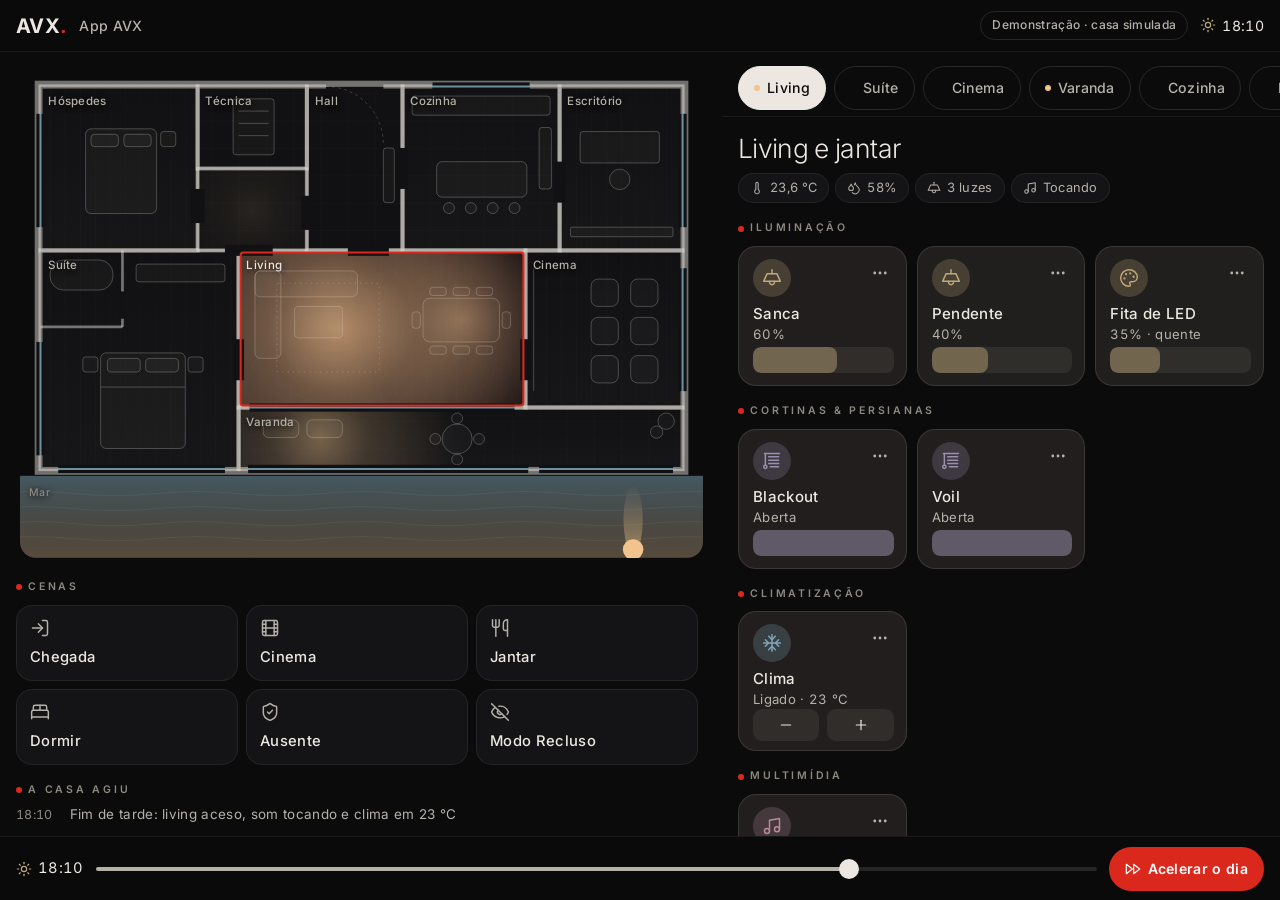
<file: app.html>
<!doctype html>
<html lang="pt-BR">
<head>
<meta charset="utf-8">
<meta name="viewport" content="width=device-width, initial-scale=1, viewport-fit=cover">
<title>AVX | App AVX · Demonstração</title>
<meta name="description" content="Demonstração do App AVX: uma cobertura de frente para o mar, simulada na tela. Toque num ambiente, escolha uma cena e veja a casa agir.">
<meta name="robots" content="index, follow">
<meta name="theme-color" content="#0b0b0c">
<meta name="author" content="AVX">
<link rel="canonical" href="https://avxautomacao.com.br/app.html">
<link rel="icon" type="image/png" sizes="32x32" href="assets/favicon-avx.png">
<link rel="apple-touch-icon" href="assets/favicon-avx.png">
<meta property="og:type" content="website">
<meta property="og:locale" content="pt_BR">
<meta property="og:site_name" content="AVX">
<meta property="og:url" content="https://avxautomacao.com.br/app.html">
<meta property="og:title" content="App AVX · Demonstração">
<meta property="og:description" content="Uma cobertura de frente para o mar, simulada na tela. Toque num ambiente, escolha uma cena e veja a casa agir.">
<meta property="og:image" content="https://avxautomacao.com.br/assets/app-og.jpg">
<meta property="og:image:alt" content="Tela do App AVX com a planta da cobertura e os cartões do living">
<meta name="twitter:card" content="summary_large_image">
<meta name="twitter:title" content="App AVX · Demonstração">
<meta name="twitter:description" content="Uma cobertura de frente para o mar, simulada na tela. Toque num ambiente, escolha uma cena e veja a casa agir.">
<meta name="twitter:image" content="https://avxautomacao.com.br/assets/app-og.jpg">
<link rel="preload" href="assets/fontes/inter-variavel.woff2" as="font" type="font/woff2" crossorigin>
<link rel="stylesheet" href="assets/fontes/fontes.css">
<!--
  App AVX · demonstração (casa simulada).
  Tudo roda nesta página: nenhum pedido a servidor, nada guardado no navegador, sem Google Analytics, e a fonte vem
  do próprio site (o scripts/verificar_site.mjs confere). Com ?embed=1 ela roda dentro do index.html.

  Organização, para virar o painel do cliente:
    1. TOKENS (:root): cores, luz, planta, tamanhos, tipografia e movimento, num lugar só.
    2. BASE e LAYOUT (celular e iPad em pé numa coluna; iPad deitado e computador em duas).
    3. COMPONENTES: chips, resumo, cenas, registro, linha do tempo.
    4. CARTÕES ("tile"): o cartão base, a barra de ajuste e uma seção por tipo.
    5. FOLHA DE DETALHES (sobe de baixo no celular; painel lateral no iPad deitado).
    6. PLANTA (SVG + etiquetas em HTML).
    7. JS: os dados da casa (AMBIENTES), as CENAS, os EVENTOS do dia e o motor que aplica tudo.
-->
<style>
/* =====================================================================
   1. TOKENS
   ===================================================================== */
:root{
  /* 1.1 Marca: paleta oficial (padrão de marca 15.4). Não mude aqui sem mudar o padrão. */
  --ink:#0B0B0C;  --ink-soft:#141416;  --panel:#111113;  --paper:#F0EDE7;
  --bone:#ECE8E1; --bone-dim:#B6B2AA;  --ash:#8D8980;
  --avx:#DA291C;  --avx-hover:#C1241A;
  --line:rgba(236,232,225,.12);  --line-soft:rgba(236,232,225,.07);
  --font:'Inter','Helvetica Neue',Arial,sans-serif;

  /* 1.2 Cores de categoria (funcionais, as do catálogo): o ícone ganha a cor quando o dispositivo está ligado */
  --cat-central:#76AFA5; --cat-iluminacao:#C0A87A; --cat-eletrica:#8FA987; --cat-clima:#7FA6B8;
  --cat-cortinas:#9A8FAE; --cat-multimidia:#B88A9E; --cat-seguranca:#DA291C;
  --estado-ok:#9FE0B4;   /* verde funcional (padrão 15.4) */

  /* 1.3 Luz e planta (r, g, b; o JS mistura com a intensidade) */
  --luz-quente:242,196,141;  --luz-fria:196,214,232;  --mar:127,166,184;
  --planta-fundo:var(--ink);  --planta-laje:var(--panel);
  --parede:rgba(236,232,225,.46);  --movel:rgba(236,232,225,.26);  --movel-fundo:rgba(236,232,225,.03);
  --vidro:rgba(127,166,184,.85);

  /* 1.4 Superfícies */
  --app-bg:var(--ink);  --barra-bg:rgba(11,11,12,.86);
  --card-bg:var(--ink-soft);  --card-bg-ligado:rgba(242,196,141,.06);  --card-borda:var(--line-soft);
  --sombra-folha:0 -24px 60px -20px rgba(0,0,0,.75);

  /* 1.5 Tamanhos */
  --barra-h:52px;  --dock-h:64px;  --chips-h:56px;
  --planta-h:300px;                    /* o JS ajusta no celular (encolhe ao rolar) */
  --shell:16px;  --gap:10px;  --raio:18px;  --raio-chip:100px;
  --tile-h:140px;  --tile-min:148px;  --toque:44px;  --icone:20px;

  /* 1.6 Tipografia: escala fechada de letter-spacing (padrão 15.5). Texto normal, sem maiúscula espaçada. */
  --ls-display:-.025em;  --ls-texto:.02em;  --ls-eyebrow:.26em;

  /* 1.7 Movimento */
  --ease:cubic-bezier(.4,0,0,1);  --t-rapido:.22s;  --t-luz:.9s;  --t-folha:.38s;
  --passo-cena:150;      /* ms entre um passo e outro de uma cena (lido pelo JS) */
}

/* =====================================================================
   2. BASE E LAYOUT
   ===================================================================== */
*{margin:0;padding:0;box-sizing:border-box}
html{-webkit-text-size-adjust:100%;background:var(--app-bg)}
body{font-family:var(--font);background:var(--app-bg);color:var(--bone);line-height:1.4;letter-spacing:var(--ls-texto);
  -webkit-font-smoothing:antialiased;padding-bottom:calc(var(--dock-h) + env(safe-area-inset-bottom) + 24px)}
a{color:inherit}
button{font:inherit;color:inherit;letter-spacing:inherit;background:none;border:0;cursor:pointer;-webkit-tap-highlight-color:transparent}
:focus-visible{outline:2px solid var(--avx);outline-offset:2px}
.sr-only{position:absolute;width:1px;height:1px;padding:0;margin:-1px;overflow:hidden;clip:rect(0,0,0,0);white-space:nowrap;border:0}
.pular{position:absolute;left:-9999px;top:0;z-index:100;background:var(--avx);color:#fff;padding:.7rem 1rem;border-radius:0 0 10px 0}
.pular:focus{left:0}
.ic{width:var(--icone);height:var(--icone);fill:none;stroke:currentColor;stroke-width:1.75;stroke-linecap:round;stroke-linejoin:round;flex-shrink:0}
.eyebrow{font-size:10.5px;font-weight:600;letter-spacing:var(--ls-eyebrow);text-transform:uppercase;color:var(--ash);display:flex;align-items:center;gap:.6em}
.eyebrow::before{content:"";width:6px;height:6px;border-radius:50%;background:var(--avx);flex-shrink:0}

/* 2.1 Barra do topo: marca, selo (sempre visível, inclusive dentro do index) e relógio */
.barra{position:sticky;top:0;z-index:40;height:var(--barra-h);display:flex;align-items:center;gap:12px;padding:0 var(--shell);
  background:var(--barra-bg);-webkit-backdrop-filter:blur(16px);backdrop-filter:blur(16px);border-bottom:1px solid var(--line-soft)}
.marca{font-weight:700;font-size:1.25rem;text-decoration:none;display:inline-flex;align-items:center;min-height:var(--toque);min-width:var(--toque)}
.marca .ponto{color:var(--avx)}
.barra-app{font-size:.88rem;font-weight:500;color:var(--bone-dim)}
.selo{margin-left:auto;font-size:.75rem;font-weight:500;color:var(--bone-dim);border:1px solid var(--line);border-radius:var(--raio-chip);padding:5px 11px;white-space:nowrap}
.relogio{display:flex;align-items:center;gap:6px;font-size:.88rem;font-variant-numeric:tabular-nums;white-space:nowrap}
.relogio .ic{--icone:16px;color:var(--cat-iluminacao)}
html.embed .marca,html.embed .barra-app{display:none}
html.embed .selo{margin-left:0}
html.embed .relogio{margin-left:auto}
@media(max-width:400px){.barra-app{display:none}.selo{font-size:.7rem;padding:4px 9px}}
@media(max-width:359px){.relogio{display:none}}
@media(max-width:419px){.acelerar .longo{display:none}}   /* a hora continua na linha do tempo, embaixo */

/* 2.2 Celular e iPad em pé: uma coluna. A planta e os chips ficam presos no topo; a planta encolhe ao rolar. */
.app{max-width:1440px;margin:0 auto}
.area-planta{position:sticky;top:var(--barra-h);z-index:30;height:var(--planta-h);background:var(--app-bg);
  padding:8px var(--shell) 0;container-type:size}
.area-chips{position:sticky;top:calc(var(--barra-h) + var(--planta-h));z-index:30;background:var(--app-bg);
  border-bottom:1px solid var(--line-soft)}
.area-ambiente,.area-cenas,.area-registro,.area-cartoes{padding:0 var(--shell)}
.area-ambiente{padding-top:16px}
.area-cenas{padding-top:14px}
.area-registro{padding-top:14px}
.area-cartoes{padding-top:18px}

/* 2.3 iPad deitado e computador: planta, cenas e registro à esquerda; ambiente e cartões à direita (rolam sozinhos) */
@media (min-width:900px) and (min-height:520px){
  body{padding-bottom:0;height:100dvh;overflow:hidden}
  .app{display:grid;height:calc(100dvh - var(--barra-h) - var(--dock-h) - env(safe-area-inset-bottom));
    grid-template-columns:minmax(0,1.28fr) minmax(380px,1fr);grid-template-rows:auto auto minmax(0,1fr) auto auto;
    grid-template-areas:"planta chips" "planta ambiente" "planta cartoes" "cenas cartoes" "registro cartoes";column-gap:8px}
  .area-planta{grid-area:planta;position:relative;top:auto;height:auto;padding:14px 8px 8px var(--shell)}
  .area-chips{grid-area:chips;position:relative;top:auto;padding-top:8px}
  .area-ambiente{grid-area:ambiente}
  .area-cenas{grid-area:cenas;padding-bottom:4px}
  .area-registro{grid-area:registro;padding-bottom:12px}
  .area-cartoes{grid-area:cartoes;overflow:auto;padding-bottom:24px;overscroll-behavior:contain}
  /* (cenas e registro nesse layout: no fim do CSS, depois dos componentes) */
}

/* =====================================================================
   3. COMPONENTES
   ===================================================================== */
/* 3.1 Chips dos ambientes */
.chips{display:flex;gap:8px;overflow-x:auto;scrollbar-width:none;padding:8px var(--shell);scroll-padding:0 var(--shell);height:var(--chips-h);align-items:center}
.chips::-webkit-scrollbar{display:none}
.chip{flex-shrink:0;height:var(--toque);padding:0 15px;border-radius:var(--raio-chip);border:1px solid var(--line);font-size:.88rem;font-weight:500;color:var(--bone-dim);
  display:inline-flex;align-items:center;gap:7px;white-space:nowrap;transition:background var(--t-rapido),color var(--t-rapido),border-color var(--t-rapido)}
.chip .acesa{width:6px;height:6px;border-radius:50%;background:rgb(var(--luz-quente));opacity:0;transition:opacity var(--t-rapido)}
.chip.tem-luz .acesa{opacity:1}
.chip[aria-current="true"]{background:var(--bone);color:var(--ink);border-color:var(--bone)}
.chip.alerta{border-color:var(--avx);color:var(--bone)}

/* 3.2 Ambiente: nome e resumo (temperatura, umidade, luzes, som, alertas) */
.ambiente-nome{font-size:1.65rem;font-weight:300;letter-spacing:var(--ls-display);line-height:1.15}
.resumo{display:flex;flex-wrap:wrap;gap:6px;margin-top:10px}
.pilula{display:inline-flex;align-items:center;gap:6px;height:30px;padding:0 11px;border-radius:var(--raio-chip);background:var(--ink-soft);
  border:1px solid var(--line-soft);font-size:.8rem;color:var(--bone-dim);white-space:nowrap;font-variant-numeric:tabular-nums}
.pilula .ic{--icone:14px}
.pilula.alerta{background:var(--avx);border-color:var(--avx);color:#fff}
.pilula.ok{color:var(--estado-ok)}

/* 3.3 Cenas: botões grandes, com ícone, texto normal */
.cenas-topo{display:flex;align-items:center;justify-content:space-between;margin-bottom:10px}
.cenas{display:flex;gap:8px;overflow-x:auto;scrollbar-width:none;margin:0 calc(-1 * var(--shell));padding:0 var(--shell) 2px;scroll-snap-type:x proximity}
.cenas::-webkit-scrollbar{display:none}
.cena{flex-shrink:0;width:118px;height:76px;padding:12px 13px;border-radius:16px;background:var(--card-bg);border:1px solid var(--line-soft);scroll-snap-align:start;
  display:flex;flex-direction:column;justify-content:space-between;align-items:flex-start;text-align:left;font-size:.92rem;font-weight:500;
  transition:background var(--t-rapido),border-color var(--t-rapido)}
.cena .ic{--icone:20px;color:var(--bone-dim)}
.cena[aria-pressed="true"]{border-color:var(--avx);background:linear-gradient(rgba(218,41,28,.12),rgba(218,41,28,.12)),var(--card-bg)}
.cena[aria-pressed="true"] .ic{color:var(--bone)}
@media(hover:hover){.cena:hover,.chip:hover{border-color:var(--bone-dim)}}

/* 3.4 Registro "A casa agiu" */
.registro{list-style:none;margin-top:8px;display:grid;gap:6px;font-size:.84rem;color:var(--bone-dim)}
.registro li{display:grid;grid-template-columns:3.4em 1fr;gap:8px;align-items:baseline;animation:entra .35s var(--ease)}
.registro .hora{font-variant-numeric:tabular-nums;color:var(--ash);font-size:.78rem}
.registro li.alerta{color:var(--bone)}
.registro li.alerta .hora{color:var(--avx)}
.registro li.oculto{display:none}
.registro.tudo li.oculto{display:grid}
.registro-mais{margin-top:6px;height:var(--toque);font-size:.84rem;color:var(--bone-dim);text-decoration:underline;text-underline-offset:3px}
@keyframes entra{from{opacity:0;transform:translateY(-4px)}to{opacity:1;transform:none}}

/* 3.5 Linha do tempo do dia (presa embaixo) */
.dock{position:fixed;left:0;right:0;bottom:0;z-index:40;height:calc(var(--dock-h) + env(safe-area-inset-bottom));padding:0 var(--shell) env(safe-area-inset-bottom);
  background:var(--barra-bg);-webkit-backdrop-filter:blur(16px);backdrop-filter:blur(16px);border-top:1px solid var(--line-soft);display:flex;align-items:center;gap:12px}
.dock .hora{display:flex;align-items:center;gap:6px;font-size:.92rem;font-variant-numeric:tabular-nums;min-width:4.6em}
.dock .hora .ic{--icone:16px;color:var(--cat-iluminacao)}
.dia{flex:1;min-width:0;-webkit-appearance:none;appearance:none;height:var(--toque);background:transparent;touch-action:pan-y;cursor:pointer}
.dia::-webkit-slider-runnable-track{height:4px;border-radius:4px;background:linear-gradient(to right,var(--bone-dim) var(--p,0%),var(--line) var(--p,0%))}
.dia::-moz-range-track{height:4px;border-radius:4px;background:var(--line)}
.dia::-moz-range-progress{height:4px;border-radius:4px;background:var(--bone-dim)}
.dia::-webkit-slider-thumb{-webkit-appearance:none;width:20px;height:20px;margin-top:-8px;border-radius:50%;background:var(--bone);border:0}
.dia::-moz-range-thumb{width:20px;height:20px;border-radius:50%;background:var(--bone);border:0}
.acelerar{display:inline-flex;align-items:center;gap:7px;height:var(--toque);padding:0 16px;border-radius:var(--raio-chip);background:var(--avx);color:#fff;font-size:.88rem;font-weight:600;white-space:nowrap}
.acelerar .ic{--icone:16px}
.acelerar[aria-pressed="true"]{background:transparent;box-shadow:inset 0 0 0 1px var(--avx)}
@media(hover:hover){.acelerar:hover{background:var(--avx-hover)}}

/* 3.6 Rodapé */
.rodape-app{margin-top:28px;padding-top:18px;border-top:1px solid var(--line-soft);display:grid;gap:6px;font-size:.8rem;color:var(--ash)}
.rodape-app .marca{font-size:1rem;color:var(--bone)}
.rodape-app .voltar{display:inline-flex;align-items:center;min-height:var(--toque);color:var(--bone-dim);text-underline-offset:3px}
html.embed .rodape-app{display:none}

/* =====================================================================
   4. CARTÕES ("tile")
   ===================================================================== */
/* 4.1 Grade: todos do mesmo tamanho */
.grade{display:grid;gap:var(--gap);grid-template-columns:repeat(auto-fill,minmax(var(--tile-min),1fr));grid-auto-rows:var(--tile-h)}
.grupo + .grupo{margin-top:18px}
.grupo .eyebrow{margin-bottom:10px}

/* 4.2 Cartão base. O cartão inteiro é o botão de ligar e desligar (.tile-alvo, por baixo de tudo);
   por cima ficam só o "⋯" (detalhes) e a barra de ajuste. */
.tile{--cor:var(--bone-dim);position:relative;border-radius:var(--raio);background:var(--card-bg);border:1px solid var(--card-borda);
  padding:12px 12px 12px 14px;display:flex;flex-direction:column;overflow:hidden;
  -webkit-user-select:none;user-select:none;-webkit-touch-callout:none;transition:background var(--t-rapido),border-color var(--t-rapido)}
.tile-alvo{position:absolute;inset:0;z-index:0;border-radius:inherit}
.tile-alvo:focus-visible{outline-offset:-3px}
.tile-topo{display:flex;align-items:flex-start;justify-content:space-between;pointer-events:none}
.tile-icone{width:38px;height:38px;border-radius:50%;display:grid;place-items:center;background:rgba(236,232,225,.06);color:var(--bone-dim);
  transition:background var(--t-rapido),color var(--t-rapido)}
.tile-mais{position:relative;z-index:2;pointer-events:auto;width:var(--toque);height:var(--toque);margin:-8px -8px 0 0;border-radius:50%;display:grid;place-items:center;color:var(--bone-dim)}
.tile-mais .ic{--icone:18px}
.tile-nome{margin-top:8px;font-size:.94rem;font-weight:500;line-height:1.2;pointer-events:none}
.tile-estado{font-size:.82rem;color:var(--bone-dim);font-variant-numeric:tabular-nums;pointer-events:none;margin-top:2px}
.tile-pe{margin-top:auto;position:relative;z-index:2}
.tile[data-ligado="true"]{background:linear-gradient(var(--card-bg-ligado),var(--card-bg-ligado)),var(--card-bg);border-color:var(--line)}
.tile[data-ligado="true"] .tile-icone{background:color-mix(in srgb,var(--cor) 24%,transparent);color:var(--cor)}
.tile[data-alerta="true"]{border-color:var(--avx);background:linear-gradient(rgba(218,41,28,.14),rgba(218,41,28,.14)),var(--card-bg)}
.tile[data-alerta="true"] .tile-icone{background:var(--avx);color:#fff}

/* 4.3 Barra de ajuste dentro do cartão (brilho, abertura, volume). Arrastar para o lado ajusta; tocar liga e desliga;
   arrastar para cima ou para baixo rola a página (touch-action: pan-y). */
.barra-ajuste{position:relative;height:26px;border-radius:8px;background:rgba(236,232,225,.07);overflow:hidden;touch-action:pan-y;cursor:ew-resize}
.barra-ajuste .cheio{position:absolute;inset:0 auto 0 0;width:var(--v,0%);background:rgba(236,232,225,.16);border-radius:inherit;transition:width var(--t-rapido) var(--ease),background var(--t-rapido)}
.barra-ajuste.arrastando .cheio{transition:none}
.tile[data-ligado="true"] .barra-ajuste .cheio{background:color-mix(in srgb,var(--cor) 46%,transparent)}
.barra-ajuste:focus-visible{outline:2px solid var(--avx);outline-offset:2px}

/* 4.4 Por tipo: só a cor da categoria muda */
.tile-luz,.tile-fita{--cor:var(--cat-iluminacao)}
.tile-cortina{--cor:var(--cat-cortinas)}
.tile-clima{--cor:var(--cat-clima)}
.tile-som{--cor:var(--cat-multimidia)}
.tile-sensor{--cor:var(--cat-seguranca)}
.tile-tomada{--cor:var(--cat-eletrica)}
.tile-central{--cor:var(--cat-central)}
/* Clima: − e + no pé do cartão (a temperatura fica na linha de estado) */
.clima-pe{display:flex;align-items:center;justify-content:space-between;gap:8px}
.clima-pe .valor{font-size:1.15rem;font-weight:300;font-variant-numeric:tabular-nums}
.redondo{flex:1 0 var(--toque);min-width:var(--toque);height:32px;border-radius:9px;background:rgba(236,232,225,.07);display:grid;place-items:center;color:var(--bone)}
.folha .redondo{flex:0 0 56px;height:56px;border-radius:50%}
.redondo .ic{--icone:16px}

/* =====================================================================
   5. FOLHA DE DETALHES
   ===================================================================== */
.folha{position:fixed;inset:auto 0 0 0;margin:0;max-width:none;width:100%;max-height:88dvh;border:0;border-radius:22px 22px 0 0;background:var(--panel);color:var(--bone);
  padding:10px 20px calc(24px + env(safe-area-inset-bottom));box-shadow:var(--sombra-folha);overflow:auto;transform:translateY(100%);transition:transform var(--t-folha) var(--ease)}
.folha.aberta{transform:none}
.folha::backdrop{background:rgba(0,0,0,.55)}
.folha-alca{width:40px;height:5px;border-radius:5px;background:var(--line);margin:0 auto 12px}
.folha-topo{display:flex;align-items:center;gap:12px}
.folha-topo .tile-icone{width:46px;height:46px;background:color-mix(in srgb,var(--cor) 24%,transparent);color:var(--cor)}
.folha-titulo{font-size:1.25rem;font-weight:500;line-height:1.2}
.folha-sub{font-size:.85rem;color:var(--bone-dim)}
.folha-fechar{flex-shrink:0;margin-left:auto;width:var(--toque);height:var(--toque);border-radius:50%;display:grid;place-items:center;background:rgba(236,232,225,.07)}
.folha-estado{margin:18px 0 6px;font-size:2rem;font-weight:300;letter-spacing:var(--ls-display);font-variant-numeric:tabular-nums}
.folha-bloco{margin-top:18px}
.folha-bloco .rotulo{font-size:.84rem;color:var(--bone-dim);margin-bottom:8px}
.folha .barra-ajuste{height:52px;border-radius:14px}
.folha .barra-ajuste .cheio{background:color-mix(in srgb,var(--cor) 62%,transparent)}
.tom .cheio{background:linear-gradient(to right,rgb(var(--luz-quente)),rgb(var(--luz-fria)))!important;width:100%!important;opacity:.55}
.tom .marcador{position:absolute;top:6px;bottom:6px;width:4px;border-radius:4px;background:var(--bone);left:calc(var(--v) - 2px)}
.opcoes{display:flex;flex-wrap:wrap;gap:8px}
.opcao{min-height:var(--toque);padding:0 16px;border-radius:var(--raio-chip);border:1px solid var(--line);font-size:.9rem;display:inline-flex;align-items:center;gap:8px}
.opcao[aria-pressed="true"]{background:var(--bone);color:var(--ink);border-color:var(--bone)}
.folha-ficha{margin-top:22px;padding-top:14px;border-top:1px solid var(--line-soft);display:grid;gap:6px;font-size:.84rem;color:var(--bone-dim)}
.folha-ficha b{font-weight:500;color:var(--bone)}
.lista-faixas{display:grid;gap:6px}
.lista-faixas .opcao{justify-content:flex-start;border-radius:12px}
@media (min-width:900px) and (min-height:520px){
  .folha{inset:0 0 0 auto;width:420px;max-height:none;height:100dvh;border-radius:22px 0 0 22px;transform:translateX(100%)}
  .folha.aberta{transform:none}
  .folha-alca{display:none}
}

/* =====================================================================
   6. PLANTA
   ===================================================================== */
.planta-caixa{position:relative;margin:0 auto;aspect-ratio:1000/720;width:min(100cqw, calc(100cqh * 1000 / 720));border-radius:16px;overflow:hidden;background:var(--planta-fundo)}
#planta{display:block;width:100%;height:100%;touch-action:manipulation}
#planta .laje{fill:var(--planta-laje)}
#planta .luz{mix-blend-mode:screen;opacity:0;transition:opacity var(--t-luz) var(--ease)}
#planta .dia-luz{opacity:0;transition:opacity 1.2s var(--ease)}
#planta .parede{fill:none;stroke:var(--parede);stroke-linejoin:miter}
#planta .vao{fill:var(--planta-laje)}
#planta .movel{fill:var(--movel-fundo);stroke:var(--movel);stroke-width:1.4}
#planta .movel-linha{fill:none;stroke:var(--movel);stroke-width:1.4}
#planta .vidro{stroke:var(--vidro);stroke-width:3;stroke-linecap:round}
#planta .cortina{transform-box:fill-box;transition:transform var(--t-luz) var(--ease)}
#planta .cortina.blackout{fill:url(#dobras-fortes)}
#planta .cortina.voil{fill:url(#dobras-leves)}
#planta .cortina.persiana{fill:url(#laminas)}
#planta .mar{transition:opacity 1.2s var(--ease)}
#planta .astro{transition:transform .4s linear}
#planta .onda{animation:onda 9s ease-in-out infinite alternate}
#planta .onda:nth-of-type(2){animation-duration:12s}
@keyframes onda{to{transform:translateX(-24px)}}
#planta .alvo{fill:transparent;cursor:pointer}
#planta .alvo:focus{outline:none}
#planta .selecao{fill:rgba(218,41,28,.05);stroke:var(--avx);stroke-width:3;opacity:0;pointer-events:none;transition:opacity var(--t-rapido)}
#planta .ambiente.escolhido .selecao{opacity:1}
#planta .ambiente .alvo:focus-visible + .selecao{opacity:1;stroke:var(--bone-dim)}
#planta .anel{fill:none;stroke:var(--avx);stroke-width:3;opacity:0;transform-box:fill-box;transform-origin:center}
#planta .anel.on{opacity:1;animation:pulso 1.2s var(--ease) infinite}
@keyframes pulso{from{transform:scale(.5);opacity:1}to{transform:scale(1.8);opacity:0}}
.etiqueta{position:absolute;font-size:11.5px;font-weight:500;color:var(--bone-dim);white-space:nowrap;pointer-events:none;
  text-shadow:0 1px 6px rgba(0,0,0,.9);transition:color var(--t-rapido)}
.etiqueta.escolhida{color:var(--bone)}
.etiqueta.menor{font-size:10.5px;color:var(--ash)}
.estado-casa{position:absolute;right:10px;bottom:10px;font-size:.78rem;font-weight:500;color:var(--estado-ok);border:1px solid rgba(159,224,180,.4);
  border-radius:var(--raio-chip);padding:4px 10px;background:rgba(11,11,12,.75)}
.estado-casa[hidden]{display:none}
.estado-casa.alerta{color:#fff;background:var(--avx);border-color:var(--avx)}

/* iPad deitado e computador: ajustes dos componentes (depois deles, para valer) */
@media (min-width:900px) and (min-height:520px){
  .area-planta{display:flex;align-items:center;justify-content:center}
  .cenas{display:grid;grid-template-columns:repeat(3,1fr);overflow:visible;margin:0;padding:0}
  .cena{width:auto}
  .registro{max-height:132px;overflow:auto}
  .registro-mais{display:none}
}
/* Planta pequena (celular rolado): só a etiqueta do ambiente escolhido */
.planta-caixa.compacta .etiqueta:not(.escolhida){opacity:0}

@media(prefers-reduced-motion:reduce){
  *,*::before,*::after{animation:none!important;transition-duration:.01ms!important}
}
</style>
</head>
<body>
<!-- Ícones: Lucide 0.468.0 (a mesma biblioteca do catálogo), copiados para dentro da página.
     Lucide: ISC License. Copyright (c) for portions of Lucide are held by Cole Bemis 2013-2022 as part of Feather (MIT).
     All other copyright (c) for Lucide are held by Lucide Contributors 2022. Texto completo: https://lucide.dev/license -->
<svg width="0" height="0" style="position:absolute" aria-hidden="true" focusable="false">
  <symbol id="i-bed-double" viewBox="0 0 24 24"><path d="M2 20v-8a2 2 0 0 1 2-2h16a2 2 0 0 1 2 2v8" /><path d="M4 10V6a2 2 0 0 1 2-2h12a2 2 0 0 1 2 2v4" /><path d="M12 4v6" /><path d="M2 18h20" /></symbol>
  <symbol id="i-blinds" viewBox="0 0 24 24"><path d="M3 3h18" /><path d="M20 7H8" /><path d="M20 11H8" /><path d="M10 19h10" /><path d="M8 15h12" /><path d="M4 3v14" /><circle cx="4" cy="19" r="2" /></symbol>
  <symbol id="i-cloud-fog" viewBox="0 0 24 24"><path d="M4 14.899A7 7 0 1 1 15.71 8h1.79a4.5 4.5 0 0 1 2.5 8.242" /><path d="M16 17H7" /><path d="M17 21H9" /></symbol>
  <symbol id="i-door-open" viewBox="0 0 24 24"><path d="M13 4h3a2 2 0 0 1 2 2v14" /><path d="M2 20h3" /><path d="M13 20h9" /><path d="M10 12v.01" /><path d="M13 4.562v16.157a1 1 0 0 1-1.242.97L5 20V5.562a2 2 0 0 1 1.515-1.94l4-1A2 2 0 0 1 13 4.561Z" /></symbol>
  <symbol id="i-droplets" viewBox="0 0 24 24"><path d="M7 16.3c2.2 0 4-1.83 4-4.05 0-1.16-.57-2.26-1.71-3.19S7.29 6.75 7 5.3c-.29 1.45-1.14 2.84-2.29 3.76S3 11.1 3 12.25c0 2.22 1.8 4.05 4 4.05z" /><path d="M12.56 6.6A10.97 10.97 0 0 0 14 3.02c.5 2.5 2 4.9 4 6.5s3 3.5 3 5.5a6.98 6.98 0 0 1-11.91 4.97" /></symbol>
  <symbol id="i-ellipsis" viewBox="0 0 24 24"><circle cx="12" cy="12" r="1" /><circle cx="19" cy="12" r="1" /><circle cx="5" cy="12" r="1" /></symbol>
  <symbol id="i-eye-off" viewBox="0 0 24 24"><path d="M10.733 5.076a10.744 10.744 0 0 1 11.205 6.575 1 1 0 0 1 0 .696 10.747 10.747 0 0 1-1.444 2.49" /><path d="M14.084 14.158a3 3 0 0 1-4.242-4.242" /><path d="M17.479 17.499a10.75 10.75 0 0 1-15.417-5.151 1 1 0 0 1 0-.696 10.75 10.75 0 0 1 4.446-5.143" /><path d="m2 2 20 20" /></symbol>
  <symbol id="i-fast-forward" viewBox="0 0 24 24"><polygon points="13 19 22 12 13 5 13 19" /><polygon points="2 19 11 12 2 5 2 19" /></symbol>
  <symbol id="i-film" viewBox="0 0 24 24"><rect width="18" height="18" x="3" y="3" rx="2" /><path d="M7 3v18" /><path d="M3 7.5h4" /><path d="M3 12h18" /><path d="M3 16.5h4" /><path d="M17 3v18" /><path d="M17 7.5h4" /><path d="M17 16.5h4" /></symbol>
  <symbol id="i-flame" viewBox="0 0 24 24"><path d="M8.5 14.5A2.5 2.5 0 0 0 11 12c0-1.38-.5-2-1-3-1.072-2.143-.224-4.054 2-6 .5 2.5 2 4.9 4 6.5 2 1.6 3 3.5 3 5.5a7 7 0 1 1-14 0c0-1.153.433-2.294 1-3a2.5 2.5 0 0 0 2.5 2.5z" /></symbol>
  <symbol id="i-lamp-ceiling" viewBox="0 0 24 24"><path d="M12 2v5" /><path d="M6 7h12l4 9H2l4-9Z" /><path d="M9.17 16a3 3 0 1 0 5.66 0" /></symbol>
  <symbol id="i-log-in" viewBox="0 0 24 24"><path d="M15 3h4a2 2 0 0 1 2 2v14a2 2 0 0 1-2 2h-4" /><polyline points="10 17 15 12 10 7" /><line x1="15" x2="3" y1="12" y2="12" /></symbol>
  <symbol id="i-minus" viewBox="0 0 24 24"><path d="M5 12h14" /></symbol>
  <symbol id="i-moon" viewBox="0 0 24 24"><path d="M12 3a6 6 0 0 0 9 9 9 9 0 1 1-9-9Z" /></symbol>
  <symbol id="i-music" viewBox="0 0 24 24"><path d="M9 18V5l12-2v13" /><circle cx="6" cy="18" r="3" /><circle cx="18" cy="16" r="3" /></symbol>
  <symbol id="i-palette" viewBox="0 0 24 24"><circle cx="13.5" cy="6.5" r=".5" fill="currentColor" /><circle cx="17.5" cy="10.5" r=".5" fill="currentColor" /><circle cx="8.5" cy="7.5" r=".5" fill="currentColor" /><circle cx="6.5" cy="12.5" r=".5" fill="currentColor" /><path d="M12 2C6.5 2 2 6.5 2 12s4.5 10 10 10c.926 0 1.648-.746 1.648-1.688 0-.437-.18-.835-.437-1.125-.29-.289-.438-.652-.438-1.125a1.64 1.64 0 0 1 1.668-1.668h1.996c3.051 0 5.555-2.503 5.555-5.554C21.965 6.012 17.461 2 12 2z" /></symbol>
  <symbol id="i-pause" viewBox="0 0 24 24"><rect x="14" y="4" width="4" height="16" rx="1" /><rect x="6" y="4" width="4" height="16" rx="1" /></symbol>
  <symbol id="i-plug-zap" viewBox="0 0 24 24"><path d="M6.3 20.3a2.4 2.4 0 0 0 3.4 0L12 18l-6-6-2.3 2.3a2.4 2.4 0 0 0 0 3.4Z" /><path d="m2 22 3-3" /><path d="M7.5 13.5 10 11" /><path d="M10.5 16.5 13 14" /><path d="m18 3-4 4h6l-4 4" /></symbol>
  <symbol id="i-plus" viewBox="0 0 24 24"><path d="M5 12h14" /><path d="M12 5v14" /></symbol>
  <symbol id="i-radar" viewBox="0 0 24 24"><path d="M19.07 4.93A10 10 0 0 0 6.99 3.34" /><path d="M4 6h.01" /><path d="M2.29 9.62A10 10 0 1 0 21.31 8.35" /><path d="M16.24 7.76A6 6 0 1 0 8.23 16.67" /><path d="M12 18h.01" /><path d="M17.99 11.66A6 6 0 0 1 15.77 16.67" /><circle cx="12" cy="12" r="2" /><path d="m13.41 10.59 5.66-5.66" /></symbol>
  <symbol id="i-server" viewBox="0 0 24 24"><rect width="20" height="8" x="2" y="2" rx="2" ry="2" /><rect width="20" height="8" x="2" y="14" rx="2" ry="2" /><line x1="6" x2="6.01" y1="6" y2="6" /><line x1="6" x2="6.01" y1="18" y2="18" /></symbol>
  <symbol id="i-shield-check" viewBox="0 0 24 24"><path d="M20 13c0 5-3.5 7.5-7.66 8.95a1 1 0 0 1-.67-.01C7.5 20.5 4 18 4 13V6a1 1 0 0 1 1-1c2 0 4.5-1.2 6.24-2.72a1.17 1.17 0 0 1 1.52 0C14.51 3.81 17 5 19 5a1 1 0 0 1 1 1z" /><path d="m9 12 2 2 4-4" /></symbol>
  <symbol id="i-siren" viewBox="0 0 24 24"><path d="M7 18v-6a5 5 0 1 1 10 0v6" /><path d="M5 21a1 1 0 0 0 1 1h12a1 1 0 0 0 1-1v-1a2 2 0 0 0-2-2H7a2 2 0 0 0-2 2z" /><path d="M21 12h1" /><path d="M18.5 4.5 18 5" /><path d="M2 12h1" /><path d="M12 2v1" /><path d="m4.929 4.929.707.707" /><path d="M12 12v6" /></symbol>
  <symbol id="i-snowflake" viewBox="0 0 24 24"><line x1="2" x2="22" y1="12" y2="12" /><line x1="12" x2="12" y1="2" y2="22" /><path d="m20 16-4-4 4-4" /><path d="m4 8 4 4-4 4" /><path d="m16 4-4 4-4-4" /><path d="m8 20 4-4 4 4" /></symbol>
  <symbol id="i-sun" viewBox="0 0 24 24"><circle cx="12" cy="12" r="4" /><path d="M12 2v2" /><path d="M12 20v2" /><path d="m4.93 4.93 1.41 1.41" /><path d="m17.66 17.66 1.41 1.41" /><path d="M2 12h2" /><path d="M20 12h2" /><path d="m6.34 17.66-1.41 1.41" /><path d="m19.07 4.93-1.41 1.41" /></symbol>
  <symbol id="i-thermometer" viewBox="0 0 24 24"><path d="M14 4v10.54a4 4 0 1 1-4 0V4a2 2 0 0 1 4 0Z" /></symbol>
  <symbol id="i-triangle-alert" viewBox="0 0 24 24"><path d="m21.73 18-8-14a2 2 0 0 0-3.48 0l-8 14A2 2 0 0 0 4 21h16a2 2 0 0 0 1.73-3" /><path d="M12 9v4" /><path d="M12 17h.01" /></symbol>
  <symbol id="i-utensils" viewBox="0 0 24 24"><path d="M3 2v7c0 1.1.9 2 2 2h4a2 2 0 0 0 2-2V2" /><path d="M7 2v20" /><path d="M21 15V2a5 5 0 0 0-5 5v6c0 1.1.9 2 2 2h3Zm0 0v7" /></symbol>
  <symbol id="i-waves" viewBox="0 0 24 24"><path d="M2 6c.6.5 1.2 1 2.5 1C7 7 7 5 9.5 5c2.6 0 2.4 2 5 2 2.5 0 2.5-2 5-2 1.3 0 1.9.5 2.5 1" /><path d="M2 12c.6.5 1.2 1 2.5 1 2.5 0 2.5-2 5-2 2.6 0 2.4 2 5 2 2.5 0 2.5-2 5-2 1.3 0 1.9.5 2.5 1" /><path d="M2 18c.6.5 1.2 1 2.5 1 2.5 0 2.5-2 5-2 2.6 0 2.4 2 5 2 2.5 0 2.5-2 5-2 1.3 0 1.9.5 2.5 1" /></symbol>
  <symbol id="i-wifi" viewBox="0 0 24 24"><path d="M12 20h.01" /><path d="M2 8.82a15 15 0 0 1 20 0" /><path d="M5 12.859a10 10 0 0 1 14 0" /><path d="M8.5 16.429a5 5 0 0 1 7 0" /></symbol>
  <symbol id="i-wifi-off" viewBox="0 0 24 24"><path d="M12 20h.01" /><path d="M8.5 16.429a5 5 0 0 1 7 0" /><path d="M5 12.859a10 10 0 0 1 5.17-2.69" /><path d="M19 12.859a10 10 0 0 0-2.007-1.523" /><path d="M2 8.82a15 15 0 0 1 4.177-2.643" /><path d="M22 8.82a15 15 0 0 0-11.288-3.764" /><path d="m2 2 20 20" /></symbol>
  <symbol id="i-x" viewBox="0 0 24 24"><path d="M18 6 6 18" /><path d="m6 6 12 12" /></symbol>
</svg>
<a class="pular" href="#ambiente-nome">Pular para os controles</a>

<header class="barra">
  <a class="marca" href="index.html" aria-label="AVX, voltar ao site">AVX<span class="ponto">.</span></a>
  <span class="barra-app">App AVX</span>
  <span class="selo" role="note">Demonstração · casa simulada</span>
  <span class="relogio" aria-hidden="true"><svg class="ic"><use href="#i-sun"/></svg><span id="relogio">18:10</span></span>
</header>

<main class="app" id="conteudo">
  <h1 class="sr-only">App AVX: demonstração com uma casa simulada</h1>

  <section class="area-planta" aria-label="Planta da cobertura">
    <div class="planta-caixa" id="planta-caixa">
      <svg id="planta" viewBox="0 0 1000 720" role="group" aria-label="Planta da cobertura de frente para o mar. Cada ambiente é um botão.">
        <defs>
          <radialGradient id="g-quente"><stop offset="0" stop-color="rgb(242,196,141)" stop-opacity=".95"/><stop offset=".35" stop-color="rgb(242,196,141)" stop-opacity=".42"/><stop offset="1" stop-color="rgb(242,196,141)" stop-opacity="0"/></radialGradient>
          <radialGradient id="g-fria"><stop offset="0" stop-color="rgb(196,214,232)" stop-opacity=".85"/><stop offset=".35" stop-color="rgb(196,214,232)" stop-opacity=".36"/><stop offset="1" stop-color="rgb(196,214,232)" stop-opacity="0"/></radialGradient>
          <linearGradient id="g-mar" x1="0" y1="0" x2="0" y2="1"><stop offset="0" stop-color="rgb(127,166,184)" stop-opacity=".5"/><stop offset=".6" stop-color="rgb(127,166,184)" stop-opacity=".22"/><stop offset="1" stop-color="rgb(127,166,184)" stop-opacity=".08"/></linearGradient>
          <linearGradient id="g-dourado" x1="0" y1="1" x2="0" y2="0"><stop offset="0" stop-color="rgb(242,196,141)" stop-opacity=".34"/><stop offset="1" stop-color="rgb(242,196,141)" stop-opacity="0"/></linearGradient>
          <linearGradient id="g-reflexo-sol" x1="0" y1="0" x2="0" y2="1"><stop offset="0" stop-color="rgb(242,196,141)" stop-opacity="0"/><stop offset="1" stop-color="rgb(242,196,141)" stop-opacity=".95"/></linearGradient>
          <linearGradient id="g-reflexo-lua" x1="0" y1="0" x2="0" y2="1"><stop offset="0" stop-color="rgb(236,232,225)" stop-opacity="0"/><stop offset="1" stop-color="rgb(236,232,225)" stop-opacity=".8"/></linearGradient>
          <linearGradient id="g-dia" x1="0" y1="1" x2="0" y2="0"><stop offset="0" stop-color="rgb(236,232,225)" stop-opacity=".16"/><stop offset="1" stop-color="rgb(236,232,225)" stop-opacity="0"/></linearGradient>
          <pattern id="madeira" width="22" height="200" patternUnits="userSpaceOnUse"><line x1="0" y1="0" x2="0" y2="200" stroke="rgba(236,232,225,.035)" stroke-width="1"/></pattern>
          <pattern id="pedra" width="40" height="40" patternUnits="userSpaceOnUse"><path d="M40 0H0V40" fill="none" stroke="rgba(236,232,225,.04)" stroke-width="1"/></pattern>
          <pattern id="dobras-fortes" width="8" height="8" patternUnits="userSpaceOnUse"><rect width="8" height="8" fill="rgba(182,178,170,.85)"/><rect width="2" height="8" fill="rgba(11,11,12,.35)"/></pattern>
          <pattern id="dobras-leves" width="8" height="8" patternUnits="userSpaceOnUse"><rect width="8" height="8" fill="rgba(236,232,225,.42)"/><rect width="2" height="8" fill="rgba(236,232,225,.25)"/></pattern>
          <pattern id="laminas" width="6" height="6" patternUnits="userSpaceOnUse"><rect width="6" height="6" fill="rgba(182,178,170,.7)"/><rect width="6" height="1.5" fill="rgba(11,11,12,.45)"/><rect width="1.5" height="6" fill="rgba(11,11,12,.45)"/></pattern>
        </defs>
      </svg>
      <p class="estado-casa" id="estado-casa" hidden></p>
    </div>
  </section>

  <nav class="area-chips" aria-label="Ambientes"><div class="chips" id="chips"></div></nav>

  <section class="area-ambiente" aria-labelledby="ambiente-nome">
    <h2 class="ambiente-nome" id="ambiente-nome" tabindex="-1">Living e jantar</h2>
    <div class="resumo" id="resumo"></div>
  </section>

  <section class="area-cenas" aria-labelledby="cenas-titulo">
    <div class="cenas-topo"><h2 class="eyebrow" id="cenas-titulo">Cenas</h2></div>
    <div class="cenas" id="cenas"></div>
  </section>

  <section class="area-registro" aria-labelledby="registro-titulo">
    <h2 class="eyebrow" id="registro-titulo">A casa agiu</h2>
    <ol class="registro" id="registro"></ol>
    <button class="registro-mais" id="registro-mais" aria-expanded="false" hidden>Ver tudo</button>
  </section>

  <section class="area-cartoes" aria-label="Dispositivos do ambiente">
    <div id="cartoes"></div>
    <footer class="rodape-app">
      <span class="marca">AVX<span style="color:var(--avx)">.</span> <span style="font-weight:300;font-size:.85rem">A casa que age.</span></span>
      <span>Casa simulada: nada aqui sai desta página. No App AVX, processamento 100% local — a casa funciona com ou sem internet.</span>
      <span>© 2026 AVX · <a class="voltar" href="index.html">Voltar ao site</a></span>
    </footer>
  </section>
</main>

<div class="dock" role="region" aria-label="Linha do tempo do dia">
  <span class="hora" aria-hidden="true"><svg class="ic"><use href="#i-sun"/></svg><span id="dock-hora">18:10</span></span>
  <label class="sr-only" for="dia">Hora do dia</label>
  <input class="dia" type="range" id="dia" min="0" max="1439" step="1" value="1090">
  <button class="acelerar" id="acelerar" aria-pressed="false"><svg class="ic"><use href="#i-fast-forward"/></svg><span id="acelerar-txt">Acelerar<span class="longo"> o dia</span></span></button>
</div>

<dialog class="folha" id="folha" aria-labelledby="folha-titulo"></dialog>
<div class="sr-only" id="anuncio" aria-live="polite"></div>

<script>
'use strict';
(() => {
/* =====================================================================
   7. JS · 7.1 Utilidades
   ===================================================================== */
const $ = (s, el = document) => el.querySelector(s);
const $$ = (s, el = document) => [...el.querySelectorAll(s)];
const NS = 'http://www.w3.org/2000/svg';
const raiz = document.documentElement;
if (new URLSearchParams(location.search).get('embed') === '1') raiz.classList.add('embed');
const PASSO = parseInt(getComputedStyle(raiz).getPropertyValue('--passo-cena'), 10) || 150;
const movimento = matchMedia('(prefers-reduced-motion: reduce)');
let reduzido = movimento.matches;
if (movimento.addEventListener) movimento.addEventListener('change', e => { reduzido = e.matches; });
const deitado = matchMedia('(min-width: 900px) and (min-height: 520px)');
const svgEl = (tag, attrs = {}, pai) => { const e = document.createElementNS(NS, tag); for (const k in attrs) e.setAttribute(k, attrs[k]); if (pai) pai.appendChild(e); return e; };
const icone = nome => `<svg class="ic" aria-hidden="true"><use href="#i-${nome}"/></svg>`;
const hhmm = m => { m = ((Math.round(m) % 1440) + 1440) % 1440; return String(Math.floor(m / 60)).padStart(2, '0') + ':' + String(m % 60).padStart(2, '0'); };
const num = (v, c = 1) => v.toFixed(c).replace('.', ',');
const limitar = (v, a, b) => Math.min(b, Math.max(a, v));

/* =====================================================================
   7.2 A casa: ambientes, posição na planta (viewBox 1000 × 720, mar embaixo), móveis, luzes e dispositivos
   ===================================================================== */
const CATEGORIAS = [['iluminacao', 'Iluminação'], ['cortinas', 'Cortinas & Persianas'], ['clima', 'Climatização'], ['multimidia', 'Multimídia'],
  ['seguranca', 'AI Security'], ['eletrica', 'Elétrica & Acabamentos'], ['central', 'Central de Controle']];
const CAT_DO_TIPO = { luz: 'iluminacao', fita: 'iluminacao', cortina: 'cortinas', clima: 'clima', som: 'multimidia', sensor: 'seguranca', tomada: 'eletrica', central: 'central' };
const ICONE_DO_TIPO = { luz: 'lamp-ceiling', fita: 'palette', cortina: 'blinds', clima: 'snowflake', som: 'music', tomada: 'plug-zap', central: 'server' };
const ICONE_SENSOR = { presenca: 'radar', porta: 'door-open', gas: 'flame', agua: 'waves', fumaca: 'cloud-fog', sirene: 'siren' };

// Luz: pos e raio dizem onde ela "derrama" no piso
const luz = (id, nome, longo, modelo, pos, raio, o = {}) => ({ id, tipo: 'luz', nome, longo, modelo, pos, raio, on: !!o.on, brilho: o.brilho ?? 70, dim: o.dim !== false, zona: o.zona });
const fita = (id, nome, longo, pos, raio, o = {}) => ({ id, tipo: 'fita', nome, longo, modelo: 'AVX-RGBW', pos, raio, on: !!o.on, brilho: o.brilho ?? 40, tom: o.tom ?? 15 });
const cortina = (id, nome, longo, modelo, estilo, abertura = 100) => ({ id, tipo: 'cortina', nome, longo, modelo, estilo, abertura });
const clima = (id, o = {}) => ({ id, tipo: 'clima', nome: 'Clima', longo: 'Clima', modelo: 'AVX-RM com AVX-H&T', on: !!o.on, alvo: o.alvo ?? 23, temp: o.temp ?? 25.6, umid: o.umid ?? 64, desvio: o.desvio ?? 0 });
const som = (id, o = {}) => ({ id, tipo: 'som', nome: 'Som', longo: 'Som ambiente', modelo: 'AVX-IP', tocando: !!o.tocando, volume: o.volume ?? 25, faixa: o.faixa ?? 0 });
const sensor = (id, sub, nome, longo, modelo) => ({ id, tipo: 'sensor', sub, nome, longo, modelo, aberto: false, alerta: false });
const tomada = (id, nome, longo, modelo, watts) => ({ id, tipo: 'tomada', nome, longo, modelo, on: true, watts, base: watts });

// Móveis em traço fino: [tipo, ...atributos]
const AMBIENTES = [
  { id: 'living', nome: 'Living e jantar', chip: 'Living', x: 320, y: 270, w: 420, h: 230, piso: 'madeira', parede: 'Na parede: AVX-Touchpad 4',
    janelas: [{ seg: [336, 500, 724, 500], cortinas: ['living.blackout', 'living.voil'] }],
    moveis: [['rect', 344, 300, 150, 38, 8], ['rect', 344, 300, 38, 128, 8], ['rect', 402, 352, 70, 46, 6], ['rect', 376, 318, 150, 130, 2, 'tapete'],
      ['rect', 590, 340, 112, 64, 10], ...[0, 1, 2].flatMap(i => [['rect', 600 + i * 34, 324, 24, 12, 4], ['rect', 600 + i * 34, 410, 24, 12, 4]]), ['rect', 574, 360, 12, 24, 4], ['rect', 706, 360, 12, 24, 4]],
    disp: [luz('living.sanca', 'Sanca', 'Sanca do living', 'AVX-Dimmer', [470, 385], 300, { on: true, brilho: 60 }),
      luz('living.pendente', 'Pendente', 'Pendente do jantar', 'AVX-Dimmer', [646, 372], 150, { on: true, brilho: 40 }),
      fita('living.fita', 'Fita de LED', 'Fita de LED da sanca', [450, 380], 280, { on: true, brilho: 35, tom: 10 }),
      cortina('living.blackout', 'Blackout', 'Blackout do living', 'AVX-Curtain', 'blackout'), cortina('living.voil', 'Voil', 'Voil do living', 'AVX-Curtain', 'voil'),
      clima('living.clima', { on: true, alvo: 23, temp: 23.6, umid: 58 }), som('living.som', { tocando: true, volume: 20 }),
      sensor('living.presenca', 'presenca', 'Presença', 'Presença no living', 'AVX-MMWave')] },
  { id: 'suite', nome: 'Suíte master', chip: 'Suíte', x: 30, y: 270, w: 290, h: 320, piso: 'madeira', parede: 'Na parede: AVX-Touchpad 4',
    paredesInternas: [[30, 382, 150, 382], [150, 270, 150, 382]], vaos: [[150, 330, 8, 40]],
    janelas: [{ seg: [56, 590, 300, 590], cortinas: ['suite.blackout', 'suite.voil'] }, { seg: [30, 404, 30, 570], cortinas: ['suite.blackout', 'suite.voil'] }],
    moveis: [['rect', 118, 420, 124, 140, 8], ['rect', 128, 428, 48, 20, 6], ['rect', 184, 428, 48, 20, 6], ['line', 118, 470, 242, 470], ['rect', 92, 426, 22, 22, 4], ['rect', 246, 426, 22, 22, 4],
      ['rect', 44, 284, 92, 44, 20], ['rect', 170, 290, 130, 26, 4]],
    disp: [luz('suite.luz', 'Luz', 'Luz da suíte', 'AVX-Dimmer', [190, 480], 230, { brilho: 60 }), fita('suite.cabeceira', 'Cabeceira', 'Fita de LED da cabeceira', [180, 430], 170),
      luz('suite.banho', 'Banho', 'Luz do banho', 'AVX-Plus-1', [90, 326], 110, { dim: false }),
      cortina('suite.blackout', 'Blackout', 'Blackout da suíte', 'AVX-Curtain', 'blackout'), cortina('suite.voil', 'Voil', 'Voil da suíte', 'AVX-Curtain', 'voil'),
      clima('suite.clima', { alvo: 22, temp: 25.1, desvio: -.3 }), som('suite.som', { volume: 15 }),
      sensor('suite.presenca', 'presenca', 'Presença', 'Presença na suíte', 'AVX-MMWave'), sensor('suite.agua', 'agua', 'Água', 'Água no banho', 'AVX-Flood')] },
  { id: 'cinema', nome: 'Sala de cinema', chip: 'Cinema', x: 740, y: 270, w: 230, h: 230, piso: 'madeira', parede: 'Na parede: AVX-Touchpad 3',
    janelas: [{ seg: [970, 296, 970, 476], cortinas: ['cinema.blackout'] }],
    moveis: [['line', 752, 296, 752, 476, 'tela'], ...[0, 1].flatMap(r => [0, 1, 2].map(i => ['rect', 836 + r * 58, 312 + i * 56, 40, 40, 10]))],
    disp: [luz('cinema.luz', 'Luz', 'Luz do cinema', 'AVX-Dimmer', [856, 386], 200, { brilho: 60 }), fita('cinema.fita', 'Fita de LED', 'Fita de LED do teto', [856, 386], 220),
      cortina('cinema.blackout', 'Blackout', 'Blackout do cinema', 'AVX-Curtain', 'blackout'), som('cinema.som', { volume: 40, faixa: 3 }),
      clima('cinema.clima', { alvo: 22, temp: 25.8, desvio: .3 })] },
  { id: 'varanda', nome: 'Varanda gourmet', chip: 'Varanda', x: 320, y: 500, w: 650, h: 90, piso: 'pedra', parede: 'Na parede: AVX-Touchpad 2',
    janelas: [{ seg: [760, 590, 956, 590], cortinas: ['varanda.persiana'] }], vidros: [[334, 590, 744, 590]],
    moveis: [['rect', 356, 518, 52, 26, 8], ['rect', 420, 518, 52, 26, 8], ['circle', 640, 546, 22], ['circle', 608, 546, 8], ['circle', 672, 546, 8], ['circle', 640, 516, 8], ['circle', 640, 576, 8],
      ['circle', 946, 520, 12], ['circle', 932, 536, 9]],
    disp: [luz('varanda.luz', 'Luz', 'Luz da varanda', 'AVX-Plus-2', [640, 545], 280, { dim: false }), luz('varanda.spots', 'Spots', 'Spots da varanda', 'AVX-Plus-2', [440, 545], 200, { on: true, brilho: 45 }),
      cortina('varanda.persiana', 'Persiana', 'Persiana da varanda', 'AVX-2PM', 'persiana'), sensor('varanda.porta', 'porta', 'Porta', 'Porta de correr', 'AVX-Door Window'),
      som('varanda.som', { volume: 20 })] },
  { id: 'cozinha', nome: 'Cozinha', chip: 'Cozinha', x: 560, y: 30, w: 230, h: 240, piso: 'pedra', parede: 'Na parede: AVX-Touchpad 2',
    vidros: [[604, 30, 746, 30]],
    moveis: [['rect', 574, 44, 202, 28, 4], ['rect', 610, 140, 132, 52, 8], ['circle', 628, 208, 8], ['circle', 660, 208, 8], ['circle', 692, 208, 8], ['circle', 724, 208, 8], ['rect', 760, 90, 18, 90, 4]],
    disp: [luz('cozinha.luz', 'Luz', 'Luz da cozinha', 'AVX-Touchpad 2', [676, 160], 200, { dim: false }), luz('cozinha.armarios', 'Armários', 'Luz sob os armários', 'AVX-Plus-1', [676, 74], 140, { dim: false }),
      tomada('cozinha.tomada', 'Tomada', 'Tomada da bancada', 'AVX-Socket 1', 6),
      sensor('cozinha.gas', 'gas', 'Gás', 'Sensor de gás', 'AVX-GasGLP'), sensor('cozinha.agua', 'agua', 'Água', 'Sensor de água', 'AVX-Flood'), sensor('cozinha.fumaca', 'fumaca', 'Fumaça', 'Detector de fumaça', 'AVX-Smoke')] },
  { id: 'hall', nome: 'Hall de entrada', chip: 'Hall', x: 420, y: 30, w: 140, h: 240, piso: 'pedra', parede: 'Na parede: AVX-Touchpad 2',
    porta: [448, 30, 532], moveis: [['rect', 532, 120, 16, 80, 4]],
    disp: [luz('hall.luz', 'Luz', 'Luz do hall', 'AVX-Dimmer', [490, 160], 170, { brilho: 60 }), luz('hall.caminho', 'Caminho', 'Luz de caminho', 'AVX-Plus-1', [340, 212], 140, { on: true, brilho: 10, zona: 'circ' }),
      sensor('hall.porta', 'porta', 'Porta', 'Porta social', 'AVX-Door Window'), sensor('hall.presenca', 'presenca', 'Presença', 'Presença no hall', 'AVX-MMWave')] },
  { id: 'escritorio', nome: 'Escritório', chip: 'Escritório', x: 790, y: 30, w: 180, h: 240, piso: 'madeira', parede: 'Na parede: AVX-Touchpad 2',
    janelas: [{ seg: [970, 70, 970, 236], cortinas: ['escritorio.persiana'] }],
    moveis: [['rect', 820, 96, 116, 46, 4], ['circle', 878, 166, 15], ['rect', 806, 236, 150, 14, 2]],
    disp: [luz('escritorio.luz', 'Luz', 'Luz da mesa', 'AVX-Dimmer', [878, 140], 170, { brilho: 80 }), cortina('escritorio.persiana', 'Persiana', 'Persiana do escritório', 'AVX-2PM', 'persiana'),
      clima('escritorio.clima', { alvo: 23, temp: 26.0, desvio: .4 }), tomada('escritorio.tomada', 'Tomadas', 'Tomadas da mesa', 'AVX-Socket 2', 42)] },
  { id: 'hospedes', nome: 'Suíte de hóspedes', chip: 'Hóspedes', x: 30, y: 30, w: 230, h: 240, piso: 'madeira', parede: 'Na parede: AVX-Touchpad 2',
    janelas: [{ seg: [30, 70, 30, 236], cortinas: ['hospedes.cortina'] }],
    moveis: [['rect', 96, 92, 104, 124, 8], ['rect', 104, 100, 40, 18, 5], ['rect', 152, 100, 40, 18, 5], ['rect', 206, 96, 22, 22, 4]],
    disp: [luz('hospedes.luz', 'Luz', 'Luz dos hóspedes', 'AVX-Touchpad 2', [146, 156], 190, { dim: false }), cortina('hospedes.cortina', 'Cortina', 'Cortina dos hóspedes', 'AVX-Curtain', 'blackout'),
      clima('hospedes.clima', { alvo: 23, temp: 25.4 })] },
  { id: 'tecnica', nome: 'Área técnica', chip: 'Técnica', x: 260, y: 30, w: 160, h: 120, piso: 'pedra', parede: 'No quadro: AVX-Pro-4 e AVX-Ethernet',
    moveis: [['rect', 312, 48, 60, 82, 4], ['line', 320, 66, 364, 66], ['line', 320, 84, 364, 84], ['line', 320, 102, 364, 102]],
    disp: [{ id: 'tecnica.central', tipo: 'central', nome: 'Central', longo: 'Central de Controle', modelo: 'AVX-Pro-Server', internet: true },
      sensor('tecnica.sirene', 'sirene', 'Sirene', 'Sirene', 'AVX-Siren')] },
];
const CIRCULACAO = { x: 260, y: 150, w: 160, h: 120 };
// Portas entre ambientes (vãos na parede)
const VAOS = [[412, 190, 16, 50], [300, 262, 70, 16], [250, 180, 20, 50], [552, 120, 16, 60], [782, 140, 16, 60], [480, 262, 60, 16], [312, 400, 16, 60], [732, 400, 16, 60]];

const DISP = {}, AMB_DO = {};
for (const a of AMBIENTES) for (const d of a.disp) { DISP[d.id] = d; AMB_DO[d.id] = a; }
const ambiente = id => AMBIENTES.find(a => a.id === id);

// "Playlist da casa": nomes inventados, sem música, artista ou serviço real.
const FAIXAS = ['Fim de tarde', 'Jantar', 'Manhã', 'Trilha do cinema', 'Silêncio'];

/* 7.3 Estado geral: abre viva, às 18:10, com o mar dourado */
const casa = { minuto: 1090, escolhido: null, vigiando: false, recluso: false, cenaAtiva: null, acelerando: false };

/* =====================================================================
   7.4 Descrever um dispositivo (curto, para caber no cartão)
   ===================================================================== */
function estadoTexto(d) {
  switch (d.tipo) {
    case 'luz': return d.on ? (d.dim ? `${d.brilho}%` : 'Acesa') : 'Apagada';
    case 'fita': return d.on ? `${d.brilho}% · ${tomNome(d.tom)}` : 'Apagada';
    case 'cortina': return d.abertura >= 100 ? 'Aberta' : d.abertura <= 0 ? 'Fechada' : `Aberta ${d.abertura}%`;
    case 'clima': return d.on ? `Ligado · ${d.alvo} °C` : 'Desligado';
    case 'som': return d.tocando ? 'Tocando' : 'Pausado';
    case 'tomada': return d.on ? `${d.watts} W` : 'Desligada';
    case 'central': return d.internet ? 'Com internet' : 'Sem internet';
    case 'sensor':
      if (d.alerta) return 'Alerta';
      if (d.sub === 'presenca') return casa.vigiando ? 'Vigiando' : (ocupado(AMB_DO[d.id]) ? 'Alguém aqui' : 'Vazio');
      if (d.sub === 'porta') return d.aberto ? 'Aberta' : 'Fechada';
      if (d.sub === 'sirene') return casa.vigiando ? 'Armada' : 'Pronta';
      return casa.vigiando ? 'Vigiando' : 'Normal';
  }
  return '';
}
const tomNome = t => t < 35 ? 'quente' : t > 65 ? 'fria' : 'neutra';
const ocupado = a => !casa.vigiando && a.disp.some(d => ((d.tipo === 'luz' || d.tipo === 'fita') && d.on && !d.zona) || (d.tipo === 'som' && d.tocando));
const ligado = d => ({ luz: d.on, fita: d.on, cortina: d.abertura > 0, clima: d.on, som: d.tocando, tomada: d.on, central: d.internet,
  sensor: d.alerta || (d.sub === 'porta' && d.aberto) || (d.sub === 'presenca' && !casa.vigiando && ocupado(AMB_DO[d.id])) })[d.tipo];
const ajuste = d => ({ luz: d.dim ? ['brilho', 'Brilho'] : null, fita: ['brilho', 'Brilho'], cortina: ['abertura', 'Abertura'], som: ['volume', 'Volume'] })[d.tipo] || null;
const descrever = id => `${AMB_DO[id].chip} · ${DISP[id].nome}: ${estadoTexto(DISP[id]).toLowerCase()}`;

/* =====================================================================
   7.5 Planta (SVG montado a partir de AMBIENTES) e etiquetas em HTML (legíveis em qualquer tamanho)
   ===================================================================== */
const planta = $('#planta'), caixa = $('#planta-caixa');
const luzesSvg = {}, cortinasSvg = {}, aneis = {}, diaLuz = {};
let marDourado, reflexo, astro, astroCirculo;

function montarPlanta() {
  const g = (cls, pai = planta) => svgEl('g', cls ? { class: cls } : {}, pai);
  // Mar, ondas, reflexo do sol e o astro
  svgEl('rect', { x: 0, y: 0, width: 1000, height: 720, fill: 'var(--planta-fundo)' }, planta);
  svgEl('rect', { class: 'mar', x: 0, y: 600, width: 1000, height: 120, fill: 'url(#g-mar)' }, planta);
  marDourado = svgEl('rect', { class: 'mar', x: 0, y: 600, width: 1000, height: 120, fill: 'url(#g-dourado)', opacity: 0 }, planta);
  const ondas = g();
  for (let i = 0; i < 4; i++) svgEl('path', { class: 'onda', d: `M-40 ${626 + i * 22} q 60 -6 120 0 t 120 0 t 120 0 t 120 0 t 120 0 t 120 0 t 120 0 t 120 0 t 120 0`, fill: 'none', stroke: 'rgba(236,232,225,.08)', 'stroke-width': 1.2 }, ondas);
  astro = g('astro');
  reflexo = svgEl('ellipse', { cx: 0, cy: 664, rx: 14, ry: 50, fill: 'url(#g-reflexo-sol)', opacity: .3 }, astro);
  astroCirculo = svgEl('circle', { cx: 0, cy: 708, r: 14, fill: 'rgb(242,196,141)' }, astro);

  // Laje, pisos, luz do dia que entra pelas janelas e a luz das lâmpadas
  svgEl('rect', { class: 'laje', x: 26, y: 26, width: 948, height: 568 }, planta);
  const pisos = g(), dias = g(), luzes = g(), paredes = g(), moveis = g(), detalhes = g(), alvos = g();
  const recorte = (id, r) => { const c = svgEl('clipPath', { id }, planta.querySelector('defs')); svgEl('rect', { x: r.x, y: r.y, width: r.w, height: r.h }, c); return `url(#${id})`; };
  const luzEm = (d, clip) => {
    const gl = svgEl('g', { 'clip-path': clip }, luzes);
    const [cx, cy] = d.pos;
    luzesSvg[d.id] = [svgEl('circle', { class: 'luz', cx, cy, r: d.raio, fill: 'url(#g-quente)' }, gl)];
    if (d.tipo === 'fita') luzesSvg[d.id].push(svgEl('circle', { class: 'luz', cx, cy, r: d.raio, fill: 'url(#g-fria)' }, gl));
  };
  svgEl('rect', { x: CIRCULACAO.x, y: CIRCULACAO.y, width: CIRCULACAO.w, height: CIRCULACAO.h, fill: 'url(#pedra)' }, pisos);
  const clipCirc = recorte('clip-circ', CIRCULACAO);
  for (const a of AMBIENTES) {
    svgEl('rect', { x: a.x, y: a.y, width: a.w, height: a.h, fill: `url(#${a.piso})` }, pisos);
    const clip = recorte('clip-' + a.id, a);
    if (a.janelas || a.vidros) diaLuz[a.id] = svgEl('rect', { class: 'dia-luz', x: a.x, y: a.y, width: a.w, height: a.h, fill: 'url(#g-dia)', 'clip-path': clip }, dias);
    for (const d of a.disp) if (d.tipo === 'luz' || d.tipo === 'fita') luzEm(d, d.zona === 'circ' ? clipCirc : clip);
    svgEl('rect', { class: 'parede', x: a.x, y: a.y, width: a.w, height: a.h, 'stroke-width': 6 }, paredes);
    for (const [x1, y1, x2, y2] of a.paredesInternas || []) svgEl('line', { class: 'parede', x1, y1, x2, y2, 'stroke-width': 4 }, paredes);
    for (const m of a.moveis || []) desenharMovel(m, moveis);
    for (const v of a.vaos || []) svgEl('rect', { class: 'vao', x: v[0] - 4, y: v[1], width: v[2], height: v[3] }, paredes);
    if (a.porta) { const [x1, y1, x2] = a.porta; svgEl('rect', { class: 'vao', x: x1, y: y1 - 6, width: x2 - x1, height: 12 }, paredes);
      svgEl('path', { d: `M${x1} ${y1} A ${x2 - x1} ${x2 - x1} 0 0 1 ${x2} ${y1 + (x2 - x1)}`, fill: 'none', stroke: 'var(--movel)', 'stroke-width': 1.2, 'stroke-dasharray': '4 5' }, detalhes); }
    for (const j of a.janelas || []) desenharJanela(a, j, detalhes, paredes);
    for (const v of a.vidros || []) svgEl('rect', { class: 'vao', x: v[0], y: v[1] - 6, width: v[2] - v[0], height: 12 }, paredes);
    // Ambiente inteiro: botão (teclado e leitor de tela)
    const ga = svgEl('g', { class: 'ambiente', 'data-amb': a.id }, alvos);
    const alvo = svgEl('rect', { class: 'alvo', x: a.x, y: a.y, width: a.w, height: a.h, tabindex: 0, role: 'button', 'aria-label': a.nome }, ga);
    svgEl('rect', { class: 'selecao', x: a.x + 3, y: a.y + 3, width: a.w - 6, height: a.h - 6, rx: 4 }, ga);
    aneis[a.id] = svgEl('circle', { class: 'anel', cx: a.x + a.w - 26, cy: a.y + 26, r: 12 }, ga);
    alvo.addEventListener('click', () => escolher(a.id));
    alvo.addEventListener('keydown', e => { if (e.key === 'Enter' || e.key === ' ') { e.preventDefault(); escolher(a.id); } });
  }
  svgEl('rect', { class: 'parede', x: CIRCULACAO.x, y: CIRCULACAO.y, width: CIRCULACAO.w, height: CIRCULACAO.h, 'stroke-width': 4 }, paredes);
  for (const v of VAOS) svgEl('rect', { class: 'vao', x: v[0], y: v[1], width: v[2], height: v[3] }, paredes);
  // Contorno do prédio, mais grosso, e os vidros por cima
  svgEl('rect', { x: 26, y: 26, width: 948, height: 568, fill: 'none', stroke: 'var(--parede)', 'stroke-width': 9 }, paredes);
  for (const a of AMBIENTES) for (const s of [...(a.janelas || []).map(j => j.seg), ...(a.vidros || [])]) {
    const [x1, y1, x2, y2] = s;
    svgEl('rect', { class: 'vao', ...(y1 === y2 ? { x: x1, y: y1 - 6, width: x2 - x1, height: 12 } : { x: x1 - 6, y: y1, width: 12, height: y2 - y1 }) }, detalhes);
    svgEl('line', { class: 'vidro', x1, y1, x2, y2 }, detalhes);
  }
  // Etiquetas em HTML, por cima (tamanho fixo de 11,5 px em qualquer escala)
  for (const a of AMBIENTES) {
    const e = document.createElement('span'); e.className = 'etiqueta'; e.dataset.amb = a.id; e.textContent = a.chip; e.setAttribute('aria-hidden', 'true');
    e.style.left = ((a.x + 12) / 10) + '%'; e.style.top = ((a.y + 10) / 7.2) + '%'; caixa.appendChild(e);
  }
  const c = document.createElement('span'); c.className = 'etiqueta menor'; c.textContent = 'Mar'; c.setAttribute('aria-hidden', 'true');
  c.style.left = '1.4%'; c.style.top = '85.5%'; caixa.appendChild(c);
}
function desenharMovel(m, pai) {
  const [t, ...v] = m;
  if (t === 'rect') svgEl('rect', { class: v[5] === 'tapete' ? 'movel-linha' : 'movel', x: v[0], y: v[1], width: v[2], height: v[3], rx: v[4] || 0, ...(v[5] === 'tapete' ? { 'stroke-dasharray': '2 6' } : {}) }, pai);
  else if (t === 'circle') svgEl('circle', { class: 'movel', cx: v[0], cy: v[1], r: v[2] }, pai);
  else if (t === 'line') svgEl('line', { class: 'movel-linha', x1: v[0], y1: v[1], x2: v[2], y2: v[3], ...(v[4] === 'tela' ? { 'stroke-width': 5, stroke: 'rgba(236,232,225,.55)' } : {}) }, pai);
}
function desenharJanela(a, j, pai) {
  const [x1, y1, x2, y2] = j.seg, horiz = y1 === y2;
  const dentro = horiz ? Math.sign((a.y + a.h / 2) - y1) : Math.sign((a.x + a.w / 2) - x1);
  j.cortinas.forEach((cid, k) => {
    const d = DISP[cid], off = (11 + k * 8) * dentro, esp = 6, metade = (horiz ? x2 - x1 : y2 - y1) / 2;
    const ra = horiz ? { x: x1, y: y1 + off - esp / 2, width: metade, height: esp } : { x: x1 + off - esp / 2, y: y1, width: esp, height: metade };
    const rb = horiz ? { x: x1 + metade, y: y1 + off - esp / 2, width: metade, height: esp } : { x: x1 + off - esp / 2, y: y1 + metade, width: esp, height: metade };
    for (const [r, origem] of [[ra, horiz ? 'left center' : 'center top'], [rb, horiz ? 'right center' : 'center bottom']]) {
      const e = svgEl('rect', { class: 'cortina ' + d.estilo, ...r, rx: 2 }, pai);
      e.style.transformOrigin = origem; e.dataset.eixo = horiz ? 'X' : 'Y';
      (cortinasSvg[cid] = cortinasSvg[cid] || []).push(e);
    }
  });
}

function desenharPlanta() {
  for (const id in luzesSvg) {
    const d = DISP[id], els = luzesSvg[id], b = d.on ? (d.dim === false ? .85 : d.brilho / 100) : 0;
    if (d.tipo === 'fita') { const f = d.tom / 100; els[0].style.opacity = (b * (1 - f) * .9).toFixed(2); els[1].style.opacity = (b * f * .9).toFixed(2); }
    else els[0].style.opacity = Math.min(1, b * 1.05).toFixed(2);
  }
  for (const cid in cortinasSvg) { const f = (100 - DISP[cid].abertura) / 100; for (const r of cortinasSvg[cid]) r.style.transform = `scale${r.dataset.eixo}(${f.toFixed(3)})`; }
  // A luz do dia entra mais com as cortinas abertas
  const alto = solAlto();
  for (const a of AMBIENTES) {
    if (diaLuz[a.id]) {
      const cs = (a.janelas || []).flatMap(j => j.cortinas).map(id => DISP[id].abertura / 100);
      diaLuz[a.id].style.opacity = (alto * (.25 + .75 * (cs.length ? Math.min(...cs) : 1))).toFixed(2);
    }
    aneis[a.id].classList.toggle('on', a.disp.some(d => d.alerta));
    planta.querySelector(`[data-amb="${a.id}"]`).classList.toggle('escolhido', a.id === casa.escolhido);
    const et = caixa.querySelector(`.etiqueta[data-amb="${a.id}"]`); if (et) et.classList.toggle('escolhida', a.id === casa.escolhido);
  }
  const algumAlerta = Object.values(DISP).some(d => d.alerta), ec = $('#estado-casa');
  ec.hidden = !(algumAlerta || casa.vigiando || casa.recluso);
  ec.classList.toggle('alerta', algumAlerta);
  ec.textContent = algumAlerta ? 'Alerta' : casa.vigiando ? 'Casa vigiando' : 'Modo Recluso';
}

/* Dia e noite: mar, reflexo, sol ou lua (o mar fica a leste: o sol nasce sobre ele) */
const solAlto = () => limitar(Math.sin(Math.PI * (casa.minuto / 60 - 5.8) / 13), 0, 1);
const ehDia = () => { const h = casa.minuto / 60; return h >= 6.5 && h < 18.5; };
function desenharDia() {
  const h = casa.minuto / 60, alto = solAlto(), dia = ehDia();
  const dourado = Math.max(0, 1 - Math.abs(h - 6.4) / 1.4) + Math.max(0, 1 - Math.abs(h - 18) / 1.4);
  marDourado.setAttribute('opacity', Math.min(1, dourado).toFixed(2));
  const t = dia ? (h - 6) / 12.5 : ((h < 6 ? h + 24 : h) - 18.5) / 11.5;
  astro.style.transform = `translate(${(80 + 840 * limitar(t, 0, 1)).toFixed(1)}px, 0px)`;
  astroCirculo.setAttribute('fill', dia ? 'rgb(242,196,141)' : 'rgb(236,232,225)');
  astroCirculo.setAttribute('r', dia ? 15 : 10);
  reflexo.setAttribute('fill', dia ? 'url(#g-reflexo-sol)' : 'url(#g-reflexo-lua)');
  reflexo.setAttribute('opacity', (dia ? .25 + .3 * (1 - alto) : .22).toFixed(2));
  $('#relogio').textContent = $('#dock-hora').textContent = hhmm(casa.minuto);
  for (const u of $$('.relogio use, .dock .hora use')) u.setAttribute('href', dia ? '#i-sun' : '#i-moon');
  const r = $('#dia'); r.value = Math.round(casa.minuto) % 1440; r.setAttribute('aria-valuetext', hhmm(casa.minuto)); r.style.setProperty('--p', (r.value / 14.39).toFixed(1) + '%');
  desenharPlanta();
}

/* =====================================================================
   7.6 Chips, resumo, cartões
   ===================================================================== */
const chips = $('#chips'), cartoes = $('#cartoes');
function montarChips() {
  chips.innerHTML = AMBIENTES.map(a => `<button class="chip" data-amb="${a.id}" aria-current="false"><span class="acesa" aria-hidden="true"></span>${a.chip}</button>`).join('');
}
function atualizarChips() {
  for (const c of $$('.chip', chips)) {
    const a = ambiente(c.dataset.amb);
    c.setAttribute('aria-current', String(a.id === casa.escolhido));
    c.classList.toggle('tem-luz', a.disp.some(d => (d.tipo === 'luz' || d.tipo === 'fita') && d.on && !d.zona));
    c.classList.toggle('alerta', a.disp.some(d => d.alerta));
  }
}
function atualizarResumo() {
  const a = ambiente(casa.escolhido), el = $('#resumo'), p = [];
  const c = a.disp.find(d => d.tipo === 'clima');
  if (c) p.push(`<span class="pilula">${icone('thermometer')}${num(c.temp)} °C</span>`, `<span class="pilula">${icone('droplets')}${Math.round(c.umid)}%</span>`);
  const luzes = a.disp.filter(d => (d.tipo === 'luz' || d.tipo === 'fita') && d.on && !d.zona).length;
  if (a.disp.some(d => d.tipo === 'luz' || d.tipo === 'fita')) p.push(`<span class="pilula">${icone('lamp-ceiling')}${luzes ? luzes + (luzes > 1 ? ' luzes' : ' luz') : 'Apagado'}</span>`);
  if (a.disp.some(d => d.tipo === 'som' && d.tocando)) p.push(`<span class="pilula">${icone('music')}Tocando</span>`);
  const al = a.disp.filter(d => d.alerta);
  if (al.length) p.push(`<span class="pilula alerta">${icone('triangle-alert')}Alerta: ${al[0].nome.toLowerCase()}</span>`);
  else if (casa.vigiando) p.push(`<span class="pilula ok">${icone('shield-check')}Vigiando</span>`);
  if (a.id === 'tecnica') { const net = DISP['tecnica.central'].internet; p.push(`<span class="pilula">${icone(net ? 'wifi' : 'wifi-off')}${net ? 'Com internet' : 'Sem internet'}</span>`); }
  el.innerHTML = p.join('');
}

function cartao(d) {
  const ic = d.tipo === 'sensor' ? ICONE_SENSOR[d.sub] : ICONE_DO_TIPO[d.tipo];
  const aj = ajuste(d);
  let pe = '';
  if (aj) pe = `<div class="barra-ajuste" role="slider" tabindex="0" aria-label="${aj[1]} · ${d.longo}" aria-valuemin="0" aria-valuemax="100" data-prop="${aj[0]}"><span class="cheio"></span></div>`;
  else if (d.tipo === 'clima') pe = `<div class="clima-pe"><button class="redondo" data-acao="menos" aria-label="Baixar a temperatura · ${d.longo}">${icone('minus')}</button><button class="redondo" data-acao="mais" aria-label="Subir a temperatura · ${d.longo}">${icone('plus')}</button></div>`;
  return `<div class="tile tile-${d.tipo}" data-id="${d.id}">
    ${d.tipo === 'sensor' ? `<button class="tile-alvo" data-acao="detalhes" aria-label="${d.longo}: detalhes"></button>` : `<button class="tile-alvo" data-acao="alternar" aria-pressed="false" aria-label="${d.longo}"></button>`}
    <div class="tile-topo"><span class="tile-icone">${icone(ic)}</span><button class="tile-mais" data-acao="detalhes" aria-label="Detalhes · ${d.longo}">${icone('ellipsis')}</button></div>
    <div class="tile-nome" aria-hidden="true">${d.nome}</div>
    <div class="tile-estado" data-campo="estado" aria-hidden="true"></div>
    ${pe ? `<div class="tile-pe">${pe}</div>` : ''}
  </div>`;
}
function montarCartoes() {
  const a = ambiente(casa.escolhido);
  const grupos = CATEGORIAS.map(([cat, nome]) => [nome, a.disp.filter(d => CAT_DO_TIPO[d.tipo] === cat)]).filter(g => g[1].length);
  const html = `<p class="sr-only">${a.parede}</p>` + grupos.map(([nome, ds]) => `<div class="grupo"><h3 class="eyebrow">${nome}</h3><div class="grade">${ds.map(cartao).join('')}</div></div>`).join('');
  const trocar = () => { cartoes.innerHTML = html; for (const d of a.disp) sincronizar(d.id); };
  if (document.startViewTransition && !reduzido && cartoes.childElementCount) document.startViewTransition(trocar); else trocar();
}
function sincronizar(id) {
  const d = DISP[id];
  for (const el of $$(`#cartoes [data-id="${CSS.escape(id)}"]`)) {
    const lig = !!ligado(d);
    el.dataset.ligado = String(lig);
    if (d.tipo === 'sensor') el.dataset.alerta = String(!!d.alerta);
    el.querySelector('[data-campo="estado"]').textContent = estadoTexto(d);
    const alvo = el.querySelector('.tile-alvo');
    if (alvo.dataset.acao === 'alternar') { alvo.setAttribute('aria-pressed', String(lig)); alvo.setAttribute('aria-label', `${d.longo}: ${estadoTexto(d).toLowerCase()}`); }
    else alvo.setAttribute('aria-label', `${d.longo}: ${estadoTexto(d).toLowerCase()}. Detalhes`);
    for (const b of el.querySelectorAll('.barra-ajuste')) { const v = d[b.dataset.prop]; b.style.setProperty('--v', v + '%'); b.setAttribute('aria-valuenow', v); b.setAttribute('aria-valuetext', v + '%'); }
    const alvoC = el.querySelector('[data-campo="alvo"]'); if (alvoC) alvoC.textContent = `${d.alvo}°`;
  }
  if (folha.open && folha.dataset.id === id) atualizarFolha();
}

/* =====================================================================
   7.7 Aplicar uma mudança (cartão, folha, cena ou relógio). Tudo passa por aqui.
   ===================================================================== */
function aplicar(id, mudanca) {
  const d = DISP[id];
  Object.assign(d, mudanca);
  if ((d.tipo === 'luz' || d.tipo === 'fita') && 'brilho' in mudanca && !('on' in mudanca)) d.on = d.brilho > 0;
  if ((d.tipo === 'luz' || d.tipo === 'fita') && mudanca.on && d.brilho <= 0) d.brilho = 60;
  if (d.tipo === 'som' && 'volume' in mudanca && !('tocando' in mudanca) && d.volume > 0) d.tocando = true;
  if (d.tipo === 'tomada') d.watts = d.on ? d.base : 0;
  sincronizar(id);
  for (const s of AMB_DO[id].disp) if (s.tipo === 'sensor' && s.id !== id) sincronizar(s.id);
  desenharPlanta(); atualizarChips();
  if (AMB_DO[id].id === casa.escolhido) atualizarResumo();
}

/* Registro e anúncio (um resumo por cena ou evento, nunca cada passo) */
const registro = $('#registro'), anuncio = $('#anuncio');
function registrar(texto, o = {}) {
  const li = document.createElement('li'); if (o.alerta) li.className = 'alerta';
  const h = document.createElement('span'); h.className = 'hora'; h.textContent = o.hora ?? hhmm(casa.minuto);
  const t = document.createElement('span'); t.textContent = texto;
  li.append(h, t); registro.prepend(li);
  while (registro.children.length > 12) registro.lastElementChild.remove();
  [...registro.children].forEach((l, i) => l.classList.toggle('oculto', i >= 3));
  $('#registro-mais').hidden = registro.children.length <= 3;
}
function anunciar(texto) { anuncio.textContent = ''; setTimeout(() => { anuncio.textContent = texto; }, 60); }

/* Fila de passos: em cascata, ou tudo de uma vez com movimento reduzido */
let fila = [];
function cancelarFila() { fila.forEach(clearTimeout); fila = []; }
function executar(passos, fim) {
  let t = 0;
  for (const p of passos) {
    const fazer = () => { if (p.id) { aplicar(p.id, p.m); registrar(p.texto || descrever(p.id), p); } else if (p.fazer) p.fazer(); };
    if (reduzido) { if (!p.depois) fazer(); else fila.push(setTimeout(fazer, 0)); continue; }
    t += p.espera ?? PASSO;
    fila.push(setTimeout(fazer, (p.depois || 0) + t));
  }
  if (fim) fila.push(setTimeout(fim, reduzido ? 0 : t + PASSO));
}

/* =====================================================================
   7.8 Cenas
   ===================================================================== */
const luzesDe = () => Object.values(DISP).filter(d => d.tipo === 'luz' || d.tipo === 'fita');
const doTipo = tipo => Object.values(DISP).filter(d => d.tipo === tipo);
const passo = (id, m, extra = {}) => ({ id, m, ...extra });
const desarmar = () => ({ fazer: () => { if (casa.vigiando) { casa.vigiando = false; registrar('Alarme desarmado'); atualizarTudo(); } } });

const CENAS = [
  { id: 'chegada', nome: 'Chegada', ic: 'log-in',
    passos() {
      const p = [passo('living.clima', { on: true, alvo: 23 }, { espera: 0, hora: 'Antes', texto: 'Living · Clima já ligado em 23 °C: a casa sabia que você estava a caminho' }), desarmar(),
        passo('hall.luz', { on: true, brilho: 60 }), passo('hall.caminho', { on: true, brilho: 30 }), passo('living.sanca', { on: true, brilho: 50 }), passo('living.fita', { on: true, brilho: 30, tom: 10 })];
      if (ehDia()) p.push(passo('living.voil', { abertura: 100 }), passo('living.blackout', { abertura: 100 }));
      p.push(passo('living.som', { tocando: true, volume: 20, faixa: 0 }));
      return p;
    },
    resumo: () => `Cena Chegada: o clima do living já estava ligado antes da sua chegada; hall, caminho e living acesos${ehDia() ? ', cortinas abertas' : ''} e som baixo.` },
  { id: 'cinema', nome: 'Cinema', ic: 'film',
    passos: () => [desarmar(), passo('cinema.luz', { on: true, brilho: 35 }), passo('cinema.blackout', { abertura: 0 }), passo('cinema.luz', { brilho: 12 }), passo('cinema.luz', { on: false }),
      passo('cinema.fita', { on: true, brilho: 10, tom: 0 }), passo('cinema.som', { tocando: true, volume: 45, faixa: 3 }), passo('cinema.clima', { on: true, alvo: 22 }),
      passo('living.pendente', { on: false }), passo('living.sanca', { on: true, brilho: 15 })],
    resumo: () => 'Cena Cinema: luz do cinema apagada, fita em 10% âmbar, blackout fechado, som em 45% e clima em 22 °C. O living ficou com luz de caminho.' },
  { id: 'jantar', nome: 'Jantar', ic: 'utensils',
    passos: () => [desarmar(), passo('living.pendente', { on: true, brilho: 70 }), passo('living.sanca', { on: true, brilho: 30 }), passo('living.fita', { on: true, brilho: 20, tom: 5 }),
      passo('living.voil', { abertura: 50 }), passo('varanda.spots', { on: true, brilho: 40 }), passo('living.som', { tocando: true, volume: 25, faixa: 1 })],
    resumo: () => 'Cena Jantar: pendente em 70% quente, sanca em 30%, voil pela metade, spots da varanda em 40% e som em 25%.' },
  { id: 'dormir', nome: 'Dormir', ic: 'bed-double',
    passos() {
      const p = [desarmar(), ...luzesDe().filter(d => d.on && d.id !== 'hall.caminho').map(d => passo(d.id, { on: false }))];
      p.push(passo('hall.caminho', { on: true, brilho: 5 }, { texto: 'Circulação · Caminho em 5%: apaga sozinho em 1 minuto' }));
      p.push(passo('suite.blackout', { abertura: 0 }), passo('hospedes.cortina', { abertura: 0 }), passo('suite.clima', { on: true, alvo: 22 }));
      for (const s of doTipo('som').filter(s => s.tocando)) p.push(passo(s.id, { tocando: false }));
      p.push({ fazer: () => { const ab = doTipo('sensor').filter(s => s.sub === 'porta' && s.aberto); registrar(ab.length ? `Atenção: ${ab.map(s => s.longo.toLowerCase()).join(' e ')} aberta` : 'Portas conferidas: todas fechadas', { alerta: ab.length > 0 }); } });
      p.push(passo('hall.caminho', { on: false }, { depois: 5000, texto: 'Circulação · Caminho apagado' }));
      return p;
    },
    resumo: () => 'Cena Dormir: luzes apagadas em cascata, caminho em 5% por um minuto, blackouts fechados, suíte em 22 °C, som desligado e portas conferidas.' },
  { id: 'ausente', nome: 'Ausente', ic: 'shield-check',
    passos() {
      const p = luzesDe().filter(d => d.on).map(d => passo(d.id, { on: false }));
      for (const c of doTipo('cortina').filter(c => c.abertura > 0)) p.push(passo(c.id, { abertura: 0 }));
      for (const c of doTipo('clima').filter(c => c.on)) p.push(passo(c.id, { on: false }));
      for (const s of doTipo('som').filter(s => s.tocando)) p.push(passo(s.id, { tocando: false }));
      p.push({ fazer: () => { casa.vigiando = true; casa.recluso = false; registrar('Casa vigiando: sensores armados'); atualizarTudo(); } });
      return p;
    },
    resumo: () => 'Cena Ausente: tudo apagado, cortinas fechadas, clima e som desligados. A casa está vigiando.' },
  { id: 'recluso', nome: 'Modo Recluso', ic: 'eye-off',
    passos: () => [desarmar(), passo('living.voil', { abertura: 0 }), passo('suite.voil', { abertura: 0 }), passo('varanda.persiana', { abertura: 0 }), passo('escritorio.persiana', { abertura: 0 }),
      passo('hall.luz', { on: false }), passo('living.sanca', { on: true, brilho: 40 }), passo('living.fita', { on: true, brilho: 40, tom: 0 }), passo('living.som', { tocando: true, volume: 15, faixa: 4 }),
      { fazer: () => { casa.recluso = true; registrar('Avisos não urgentes em silêncio. Gás, água e fumaça continuam avisando.'); desenharPlanta(); } }],
    resumo: () => 'Modo Recluso: voils e persianas fechados, hall apagado, luzes em 40% quente, som baixo e avisos não urgentes em silêncio. Gás, água e fumaça continuam avisando.' },
];
function rodarCena(id) {
  const c = CENAS.find(x => x.id === id);
  cancelarFila();
  if (id !== 'recluso') casa.recluso = false;
  casa.cenaAtiva = id; marcarCenas();
  registrar(`Cena ${c.nome}`);
  executar(c.passos(), () => anunciar(c.resumo()));
  desenharPlanta();
}
function marcarCenas() { for (const b of $$('.cena')) b.setAttribute('aria-pressed', String(b.dataset.cena === casa.cenaAtiva)); }
const manual = () => { if (casa.cenaAtiva) { casa.cenaAtiva = null; marcarCenas(); } };

/* =====================================================================
   7.9 O dia: a casa age sozinha nos horários (só com "Acelerar o dia"; arrastar só muda a hora)
   ===================================================================== */
const EVENTOS = [
  { min: 390, nome: 'Amanhecer sobre o mar', passos: () => [passo('suite.voil', { abertura: 100 }), passo('suite.blackout', { abertura: 30 }, { espera: PASSO * 3 }),
      passo('suite.blackout', { abertura: 60 }, { espera: PASSO * 3 }), passo('suite.blackout', { abertura: 100 }, { espera: PASSO * 3 }), passo('hospedes.cortina', { abertura: 100 })],
    resumo: '06:30 · Amanhecer sobre o mar: as cortinas da suíte abriram aos poucos.' },
  { min: 420, nome: 'Bom dia', passos: () => [passo('suite.clima', { alvo: 24 }, { texto: 'Suíte · Clima saiu do modo noite: 24 °C' })], resumo: '07:00 · O clima da suíte saiu do modo noite.' },
  { min: 540, nome: 'Sol forte na fachada', passos: () => [passo('living.voil', { abertura: 40 }, { texto: 'Living · Voil fechou 60% para proteger o mobiliário' })],
    resumo: '09:00 · Sol forte na fachada: o voil do living fechou 60% para proteger o mobiliário.' },
  { min: 900, nome: 'O sol saiu da fachada', passos: () => [passo('living.voil', { abertura: 100 })], resumo: '15:00 · O sol saiu da fachada: o voil do living abriu.' },
  { min: 1110, nome: 'Fim de tarde', passos: () => [passo('living.blackout', { abertura: 100 }), passo('living.voil', { abertura: 100 }), passo('varanda.persiana', { abertura: 100 }), passo('living.sanca', { on: true, brilho: 40 })],
    resumo: '18:30 · Fim de tarde: cortinas abertas para a vista e sanca em 40%.' },
  { min: 1350, nome: 'Presença no corredor', passos: () => [passo('hall.caminho', { on: true, brilho: 10 }, { texto: 'Circulação · Presença no corredor: caminho em 10%' })],
    resumo: '22:30 · Presença no corredor: a luz de caminho acendeu em 10%.' },
  { min: 1440, nome: 'Meia-noite', cena: 'dormir', resumo: '00:00 · Meia-noite: a casa entrou na cena Dormir.' },
];
let relogio = null, decorrido = 0;
function avancar(minutos) {
  const antes = casa.minuto, depois = antes + minutos;
  for (const ev of EVENTOS) {
    if (!(antes < ev.min && depois >= ev.min)) continue;
    if (casa.vigiando && !ev.cena) continue;   // casa vazia: as rotinas de conforto esperam
    registrar(`A casa agiu: ${ev.nome}`, { hora: hhmm(ev.min) });
    if (ev.cena) { casa.cenaAtiva = ev.cena; marcarCenas(); executar(CENAS.find(x => x.id === ev.cena).passos()); }
    else executar(ev.passos());
    anunciar(ev.resumo);
  }
  casa.minuto = depois >= 1440 ? depois - 1440 : depois;
  climaPasso(minutos); desenharDia();
}
function acelerarDia() {
  casa.acelerando = true; decorrido = 0;
  $('#acelerar').setAttribute('aria-pressed', 'true'); $('#acelerar-txt').textContent = 'Pausar'; $('#acelerar use').setAttribute('href', '#i-pause');
  const ms = reduzido ? 1000 : 100, passoMin = reduzido ? 60 : 3.6;   // 24 h em 40 s (ou de hora em hora)
  relogio = setInterval(() => { avancar(passoMin); decorrido += passoMin; if (decorrido >= 1440) pararDia(true); }, ms);
}
function pararDia(fim) {
  casa.acelerando = false; clearInterval(relogio); relogio = null;
  $('#acelerar').setAttribute('aria-pressed', 'false'); $('#acelerar-txt').innerHTML = 'Acelerar<span class="longo"> o dia</span>'; $('#acelerar use').setAttribute('href', '#i-fast-forward');
  if (fim) anunciar('O dia acelerado terminou. A casa agiu sozinha nos horários.');
}
function externa() { const h = casa.minuto / 60; return 22.5 + 4.5 * Math.sin(Math.PI * (h - 9) / 12); }
function climaPasso(minutos) {
  const k = limitar(minutos / 30, .02, .6);
  for (const c of doTipo('clima')) {
    c.temp += ((c.on ? c.alvo : externa() + 1.2 + c.desvio) - c.temp) * k; c.umid += ((c.on ? 52 : 66) - c.umid) * k;
    if (folha.open && folha.dataset.id === c.id) atualizarFolha();
  }
  atualizarResumo();
}

/* =====================================================================
   7.10 Alertas (teste) e a porta com a casa vigiando
   ===================================================================== */
const alertas = {};
function alertar(id, texto) {
  aplicar(id, { alerta: true }); aplicar('tecnica.sirene', { alerta: true });
  registrar(texto, { alerta: true }); anunciar(texto);
  clearTimeout(alertas[id]); alertas[id] = setTimeout(() => encerrarAlerta(id, 'Alerta encerrado (era um teste)'), 6000);   // timer próprio: uma cena não cancela
}
function encerrarAlerta(id, texto) {
  clearTimeout(alertas[id]); delete alertas[id];
  if (!DISP[id].alerta) return;
  aplicar(id, { alerta: false });
  if (!Object.values(DISP).some(d => d.alerta && d.id !== 'tecnica.sirene')) aplicar('tecnica.sirene', { alerta: false });
  registrar(texto);
}
function testar(id) {
  const d = DISP[id];
  alertar(id, { gas: 'Alerta: gás na cozinha. Sirene e aviso no app.', agua: `Alerta: água ${id.startsWith('suite') ? 'no banho da suíte' : 'na cozinha'}. Sirene e aviso no app.`,
    fumaca: 'Alerta: fumaça na cozinha. Sirene e aviso no app.', sirene: 'Teste da sirene.' }[d.sub]);
}
function porta(id) {
  const d = DISP[id];
  aplicar(id, { aberto: !d.aberto });
  if (!d.aberto && d.alerta) encerrarAlerta(id, `${d.longo} fechada: alerta encerrado`);
  else if (d.aberto && casa.vigiando) alertar(id, `Alerta: ${d.longo.toLowerCase()} aberta com a casa vigiando. Sirene e aviso no app.`);
  else if (d.aberto && casa.recluso) registrar(`${d.longo} aberta · aviso silenciado (Modo Recluso)`);
  else registrar(`${AMB_DO[id].chip} · ${d.longo}: ${d.aberto ? 'aberta' : 'fechada'}`);
}

/* =====================================================================
   7.11 Toque no cartão: tocar liga e desliga; arrastar a barra para o lado ajusta; arrastar para cima ou
        para baixo rola a página (a barra tem touch-action: pan-y; o navegador cancela o toque e rola).
        Segurar o cartão também abre os detalhes, mas o "⋯" fica sempre visível.
   ===================================================================== */
function alternar(id) {
  const d = DISP[id]; manual();
  if (d.tipo === 'luz' || d.tipo === 'fita' || d.tipo === 'clima' || d.tipo === 'tomada') aplicar(id, { on: !d.on });
  else if (d.tipo === 'cortina') aplicar(id, { abertura: d.abertura > 0 ? 0 : 100 });
  else if (d.tipo === 'som') aplicar(id, { tocando: !d.tocando });
  else if (d.tipo === 'central') { aplicar(id, { internet: !d.internet }); registrar(d.internet ? 'Internet de volta' : 'Sem internet: tudo segue funcionando (processamento local)'); }
}
let segurar = null, segurou = false;
function ligarBarra(b, id) {
  let x0 = 0, y0 = 0, v0 = 0, arrastando = false, ativo = false, largura = 1, esquerda = 0;
  const prop = b.dataset.prop;
  b.addEventListener('pointerdown', e => {
    if (e.button > 0) return;
    ativo = true; arrastando = false; x0 = e.clientX; y0 = e.clientY; v0 = DISP[id][prop];
    const r = b.getBoundingClientRect(); largura = r.width; esquerda = r.left;
  });
  b.addEventListener('pointermove', e => {
    if (!ativo) return;
    const dx = e.clientX - x0, dy = e.clientY - y0;
    if (!arrastando && Math.abs(dx) > 6 && Math.abs(dx) > Math.abs(dy)) { arrastando = true; b.classList.add('arrastando'); try { b.setPointerCapture(e.pointerId); } catch {} manual(); }
    if (arrastando) { e.preventDefault(); const v = Math.round(limitar(v0 + dx / largura * 100, 0, 100)); if (v !== DISP[id][prop]) aplicar(id, { [prop]: v }); }
  });
  const fim = e => {
    if (!ativo) return; ativo = false;
    b.classList.remove('arrastando');
    if (e.type === 'pointerup' && !arrastando && Math.abs(e.clientX - x0) < 8 && Math.abs(e.clientY - y0) < 8) {
      if (b.closest('.folha')) aplicar(id, { [prop]: Math.round(limitar((e.clientX - esquerda) / largura * 100, 0, 100)) });
      else alternar(id);
    }
    arrastando = false;
  };
  b.addEventListener('pointerup', fim); b.addEventListener('pointercancel', fim);
  b.addEventListener('keydown', e => {
    const passos = { ArrowRight: 5, ArrowUp: 5, ArrowLeft: -5, ArrowDown: -5, PageUp: 10, PageDown: -10 };
    let v = DISP[id][prop];
    if (e.key in passos) v += passos[e.key]; else if (e.key === 'Home') v = 0; else if (e.key === 'End') v = 100; else return;
    e.preventDefault(); manual(); aplicar(id, { [prop]: limitar(v, 0, 100) });
  });
}
cartoes.addEventListener('click', e => {
  if (segurou) { segurou = false; e.preventDefault(); return; }
  const b = e.target.closest('[data-acao]'); if (!b) return;
  const id = b.closest('[data-id]').dataset.id, d = DISP[id], ac = b.dataset.acao;
  if (ac === 'alternar') alternar(id);
  else if (ac === 'detalhes') abrirFolha(id);
  else if (ac === 'mais') { manual(); aplicar(id, { on: true, alvo: Math.min(30, d.alvo + 1) }); }
  else if (ac === 'menos') { manual(); aplicar(id, { on: true, alvo: Math.max(16, d.alvo - 1) }); }
});
cartoes.addEventListener('pointerdown', e => {
  const t = e.target.closest('.tile'); if (!t || e.target.closest('.barra-ajuste,.tile-mais,.redondo')) return;
  clearTimeout(segurar); segurou = false;
  const x = e.clientX, y = e.clientY;
  segurar = setTimeout(() => { segurou = true; abrirFolha(t.dataset.id); }, 520);
  const cancelar = ev => { if (ev.type !== 'pointermove' || Math.hypot(ev.clientX - x, ev.clientY - y) > 8) { clearTimeout(segurar); t.removeEventListener('pointermove', cancelar); } };
  t.addEventListener('pointermove', cancelar); t.addEventListener('pointerup', cancelar, { once: true }); t.addEventListener('pointercancel', cancelar, { once: true });
});
cartoes.addEventListener('contextmenu', e => { if (e.target.closest('.tile')) e.preventDefault(); });

/* =====================================================================
   7.12 Folha de detalhes (o modelo AVX aparece só aqui)
   ===================================================================== */
const folha = $('#folha');
let voltarPara = null;
function abrirFolha(id) {
  voltarPara = document.activeElement;
  folha.dataset.id = id; montarFolha();
  if (!folha.open) folha.showModal();
  requestAnimationFrame(() => folha.classList.add('aberta'));
}
function fecharFolha() {
  folha.classList.remove('aberta');
  const fechar = () => { if (folha.open) folha.close(); if (voltarPara && voltarPara.isConnected) voltarPara.focus(); };
  if (reduzido) fechar(); else setTimeout(fechar, 300);
}
folha.addEventListener('cancel', e => { e.preventDefault(); fecharFolha(); });
folha.addEventListener('click', e => {
  if (e.target === folha) { const r = folha.getBoundingClientRect(); if (e.clientY < r.top || e.clientX < r.left || e.clientX > r.right || e.clientY > r.bottom) { fecharFolha(); return; } }
  const b = e.target.closest('[data-acao]'); if (!b) return;
  const id = folha.dataset.id, d = DISP[id], ac = b.dataset.acao;
  manual();
  if (ac === 'fechar') fecharFolha();
  else if (ac === 'valor') { const v = b.dataset.valor; aplicar(id, { [b.dataset.prop]: v === 'true' ? true : v === 'false' ? false : +v }); }
  else if (ac === 'mais') aplicar(id, { on: true, alvo: Math.min(30, d.alvo + 1) });
  else if (ac === 'menos') aplicar(id, { on: true, alvo: Math.max(16, d.alvo - 1) });
  else if (ac === 'faixa') aplicar(id, { faixa: +b.dataset.valor, tocando: true });
  else if (ac === 'testar') testar(id);
  else if (ac === 'porta') porta(id);
});
// Fechar arrastando a alça para baixo (celular)
(() => { let y0 = null; folha.addEventListener('pointerdown', e => { if (e.target.closest('.folha-alca,.folha-topo') && !e.target.closest('button')) y0 = e.clientY; });
  folha.addEventListener('pointerup', e => { if (y0 != null && e.clientY - y0 > 60) fecharFolha(); y0 = null; }); })();

function montarFolha() {
  const id = folha.dataset.id, d = DISP[id], a = AMB_DO[id];
  const ic = d.tipo === 'sensor' ? ICONE_SENSOR[d.sub] : ICONE_DO_TIPO[d.tipo];
  const barra = (prop, rot, cls = '') => `<div class="folha-bloco"><p class="rotulo">${rot}</p><div class="barra-ajuste ${cls}" role="slider" tabindex="0" aria-label="${rot} · ${d.longo}" aria-valuemin="0" aria-valuemax="100" data-prop="${prop}"><span class="cheio"></span>${cls === 'tom' ? '<span class="marcador"></span>' : ''}</div></div>`;
  const opcoes = (prop, lista) => `<div class="opcoes">${lista.map(([v, t]) => `<button class="opcao" data-acao="valor" data-prop="${prop}" data-valor="${v}" aria-pressed="false">${t}</button>`).join('')}</div>`;
  let corpo = '';
  if (d.tipo === 'luz') corpo = (d.dim ? barra('brilho', 'Brilho') : '') + `<div class="folha-bloco">${opcoes('on', [['true', 'Acesa'], ['false', 'Apagada']])}</div>`;
  if (d.tipo === 'fita') corpo = barra('brilho', 'Brilho') + barra('tom', 'Tom: do quente ao frio', 'tom') + `<div class="folha-bloco">${opcoes('tom', [[0, 'Quente'], [50, 'Neutra'], [100, 'Fria']])}</div>`;
  if (d.tipo === 'cortina') corpo = barra('abertura', 'Abertura') + `<div class="folha-bloco"><p class="rotulo">Posições</p>${opcoes('abertura', [[0, 'Fechada'], [30, 'Privacidade'], [50, 'Meia luz'], [100, 'Vista']])}</div>`
    + `<div class="folha-bloco"><p class="rotulo">Estilo</p><p class="folha-sub">${{ blackout: 'Blackout: bloqueia a luz.', voil: 'Voil: filtra a luz e mantém a vista.', persiana: 'Persiana: regula a sombra.' }[d.estilo]}</p></div>`;
  if (d.tipo === 'clima') corpo = `<div class="folha-bloco clima-pe"><button class="redondo" data-acao="menos" aria-label="Baixar a temperatura">${icone('minus')}</button><span class="valor" data-campo="alvo" style="font-size:2.2rem"></span><button class="redondo" data-acao="mais" aria-label="Subir a temperatura">${icone('plus')}</button></div>`
    + `<div class="folha-bloco">${opcoes('on', [['true', 'Ligado'], ['false', 'Desligado']])}</div><p class="folha-sub folha-bloco" data-campo="medida"></p>`;
  if (d.tipo === 'som') corpo = barra('volume', 'Volume') + `<div class="folha-bloco">${opcoes('tocando', [['true', 'Tocar'], ['false', 'Pausar']])}</div>`
    + `<div class="folha-bloco"><p class="rotulo">Playlist da casa</p><div class="lista-faixas">${FAIXAS.map((f, i) => `<button class="opcao" data-acao="faixa" data-prop="faixa" data-valor="${i}" aria-pressed="false">${icone('music')}${f}</button>`).join('')}</div></div>`;
  if (d.tipo === 'tomada') corpo = `<div class="folha-bloco">${opcoes('on', [['true', 'Ligada'], ['false', 'Desligada']])}</div>`;
  if (d.tipo === 'sensor') corpo = `<div class="folha-bloco opcoes">${d.sub === 'porta' ? '<button class="opcao" data-acao="porta">Abrir ou fechar (simulação)</button>' : ['gas', 'agua', 'fumaca', 'sirene'].includes(d.sub) ? '<button class="opcao" data-acao="testar">Testar alerta</button>' : ''}</div>`;
  if (d.tipo === 'central') corpo = `<div class="folha-bloco">${opcoes('internet', [['true', 'Com internet'], ['false', 'Sem internet']])}</div><p class="folha-sub folha-bloco">Processamento 100% local — a casa funciona com ou sem internet.</p>`;
  folha.style.setProperty('--cor', `var(--cat-${CAT_DO_TIPO[d.tipo]})`);
  folha.innerHTML = `<div class="folha-alca" aria-hidden="true"></div>
    <div class="folha-topo"><span class="tile-icone">${icone(ic)}</span><div><h2 class="folha-titulo" id="folha-titulo">${d.longo}</h2><p class="folha-sub">${a.nome}</p></div>
      <button class="folha-fechar" data-acao="fechar" aria-label="Fechar">${icone('x')}</button></div>
    <div class="folha-corpo"><p class="folha-estado" data-campo="estado"></p>${corpo}
      <div class="folha-ficha"><span>Dispositivo: <b>${d.modelo}</b></span><span>Categoria: ${CATEGORIAS.find(c => c[0] === CAT_DO_TIPO[d.tipo])[1]}</span><span>${a.parede}</span><span data-campo="visto"></span></div></div>`;
  for (const b of $$('.barra-ajuste', folha)) ligarBarra(b, id);
  atualizarFolha();
}
function atualizarFolha() {
  const id = folha.dataset.id, d = DISP[id], el = folha.querySelector('.folha-corpo'); if (!el) return;
  el.querySelector('[data-campo="estado"]').textContent = d.tipo === 'clima' ? (d.on ? `${d.alvo} °C` : 'Desligado') : d.tipo === 'som' ? `${estadoTexto(d)} · ${d.volume}%` : estadoTexto(d);
  for (const b of el.querySelectorAll('.barra-ajuste')) { const v = d[b.dataset.prop]; b.style.setProperty('--v', v + '%'); b.setAttribute('aria-valuenow', v); b.setAttribute('aria-valuetext', b.dataset.prop === 'tom' ? tomNome(v) : v + '%'); }
  for (const o of el.querySelectorAll('[data-valor]')) o.setAttribute('aria-pressed', String(String(d[o.dataset.prop]) === o.dataset.valor));
  const al = el.querySelector('[data-campo="alvo"]'); if (al) al.textContent = `${d.alvo}°`;
  const me = el.querySelector('[data-campo="medida"]'); if (me) me.textContent = `Medido pelo AVX-H&T: ${num(d.temp)} °C e ${Math.round(d.umid)}% de umidade`;
  el.querySelector('[data-campo="visto"]').textContent = `Última mudança: ${hhmm(casa.minuto)}`;
}

/* =====================================================================
   7.13 Ambientes, planta que encolhe ao rolar (celular), início
   ===================================================================== */
function escolher(id, rolar = true) {
  if (casa.escolhido === id) return;
  casa.escolhido = id;
  $('#ambiente-nome').textContent = ambiente(id).nome;
  montarCartoes(); atualizarResumo(); atualizarChips(); desenharPlanta();
  const chip = chips.querySelector(`[data-amb="${id}"]`);
  if (chip && rolar) chips.scrollTo({ left: chip.offsetLeft - chips.clientWidth / 2 + chip.clientWidth / 2, behavior: reduzido ? 'auto' : 'smooth' });
  if (rolar && !deitado.matches && scrollY > 10) scrollTo({ top: 0, behavior: reduzido ? 'auto' : 'smooth' });
}
function atualizarTudo() { for (const id in DISP) sincronizar(id); desenharPlanta(); atualizarChips(); atualizarResumo(); }
chips.addEventListener('click', e => { const c = e.target.closest('.chip'); if (c) escolher(c.dataset.amb); });

let alturaCheia = 300;
function medirPlanta() {
  if (deitado.matches) { raiz.style.removeProperty('--planta-h'); return; }
  const w = Math.min(innerWidth, 1440) - 32;
  alturaCheia = Math.round(Math.min(w * .72 + 8, innerHeight * .42, 460));
  encolher();
}
function encolher() {
  if (deitado.matches) return;
  const minima = Math.max(130, Math.round(alturaCheia * .5));
  raiz.style.setProperty('--planta-h', Math.round(alturaCheia - (alturaCheia - minima) * limitar(scrollY / 220, 0, 1)) + 'px');
}
// Planta pequena: as etiquetas não cabem; fica só a do ambiente escolhido
new ResizeObserver(([e]) => caixa.classList.toggle('compacta', e.contentRect.width < 320)).observe(caixa);
let quadro = 0;
addEventListener('scroll', () => { if (!quadro) quadro = requestAnimationFrame(() => { quadro = 0; encolher(); }); }, { passive: true });
addEventListener('resize', medirPlanta);
if (deitado.addEventListener) deitado.addEventListener('change', medirPlanta);

$('#cenas').innerHTML = CENAS.map(c => `<button class="cena" data-cena="${c.id}" aria-pressed="false">${icone(c.ic)}<span>${c.nome}</span></button>`).join('');
$('#cenas').addEventListener('click', e => { const b = e.target.closest('.cena'); if (b) rodarCena(b.dataset.cena); });
$('#registro-mais').addEventListener('click', e => { const t = registro.classList.toggle('tudo'); e.currentTarget.setAttribute('aria-expanded', String(t)); e.currentTarget.textContent = t ? 'Ver menos' : 'Ver tudo'; });
$('#acelerar').addEventListener('click', () => casa.acelerando ? pararDia(false) : acelerarDia());
$('#dia').addEventListener('input', e => { casa.minuto = Number(e.target.value); desenharDia(); climaPasso(1); });
setInterval(() => { if (!casa.acelerando) climaPasso(1); }, 2000);
new MutationObserver(() => { for (const b of $$('.barra-ajuste:not([data-ligada])', cartoes)) { b.dataset.ligada = '1'; ligarBarra(b, b.closest('[data-id]').dataset.id); } })
  .observe(cartoes, { childList: true, subtree: true });

montarPlanta(); montarChips(); medirPlanta();
escolher('living', false);
desenharDia();
registrar('Fim de tarde: living aceso, som tocando e clima em 23 °C');
})();
</script>
</body>
</html>
</file>
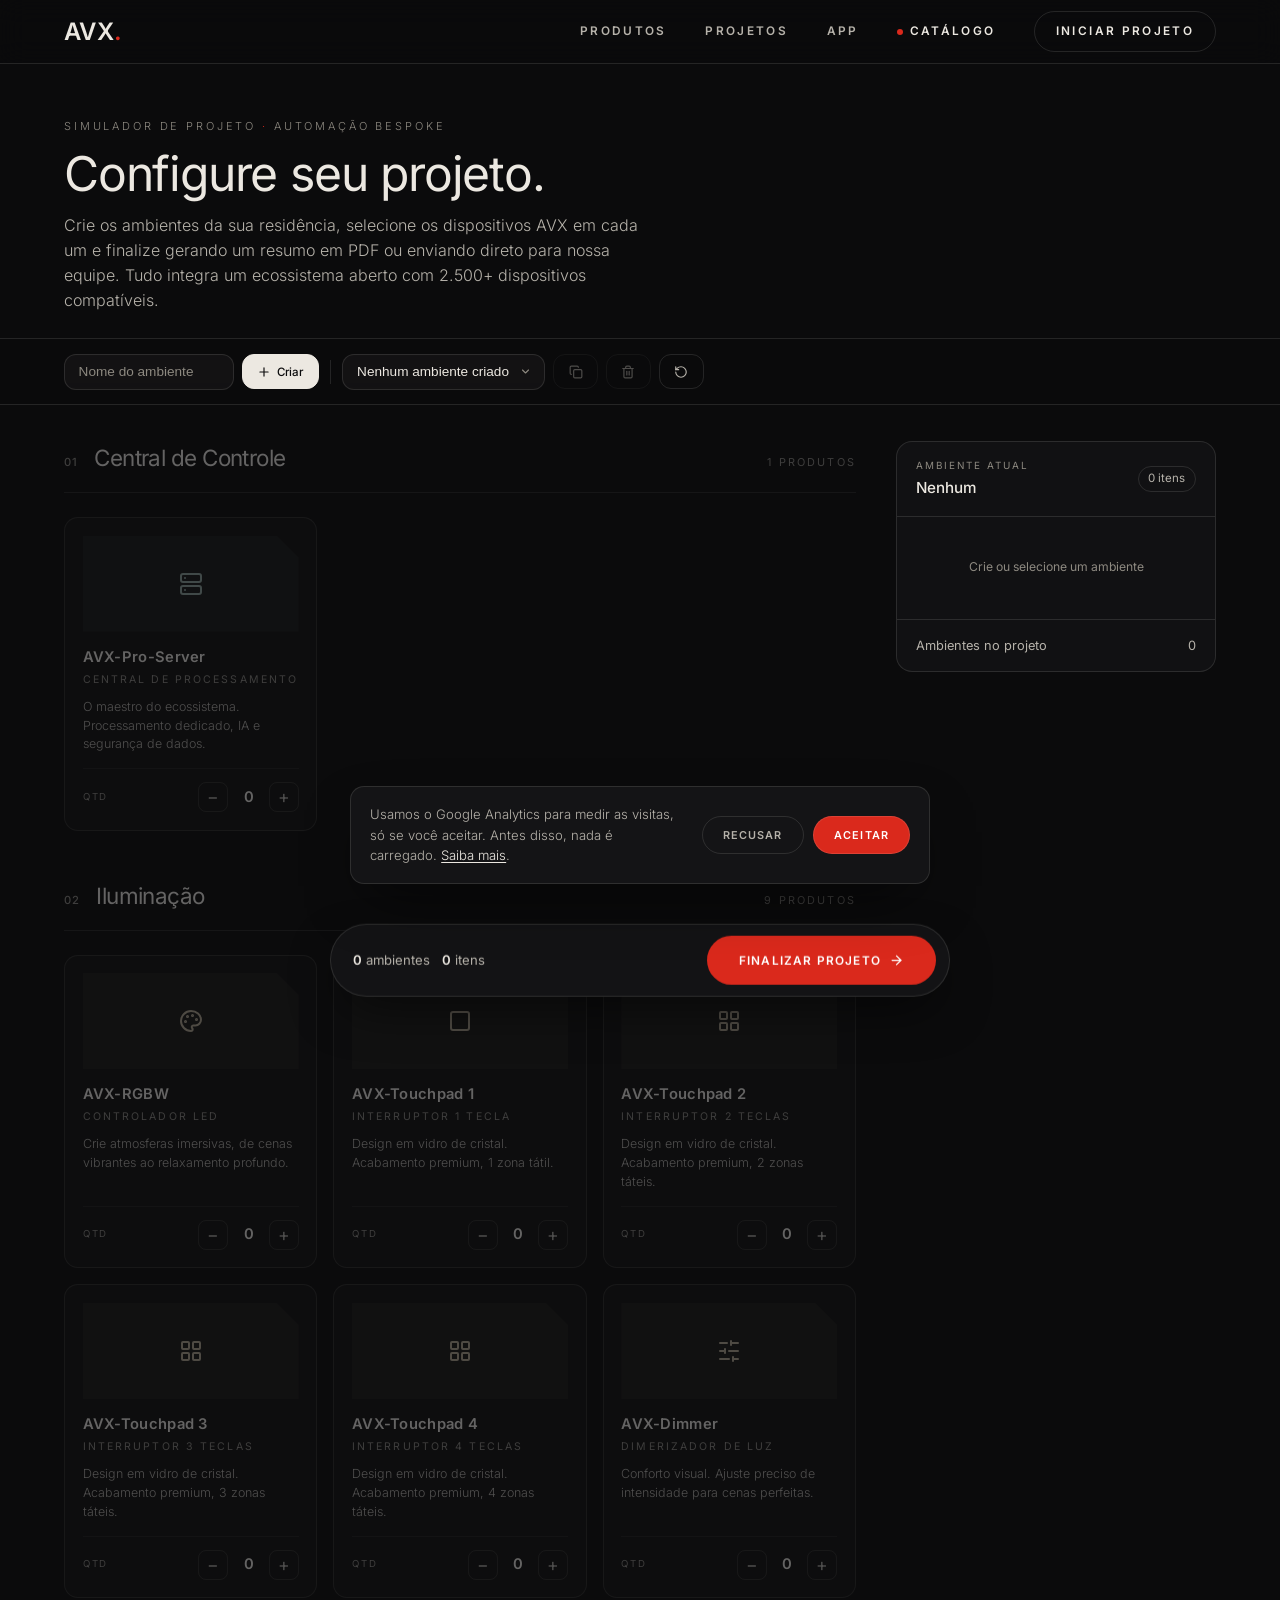
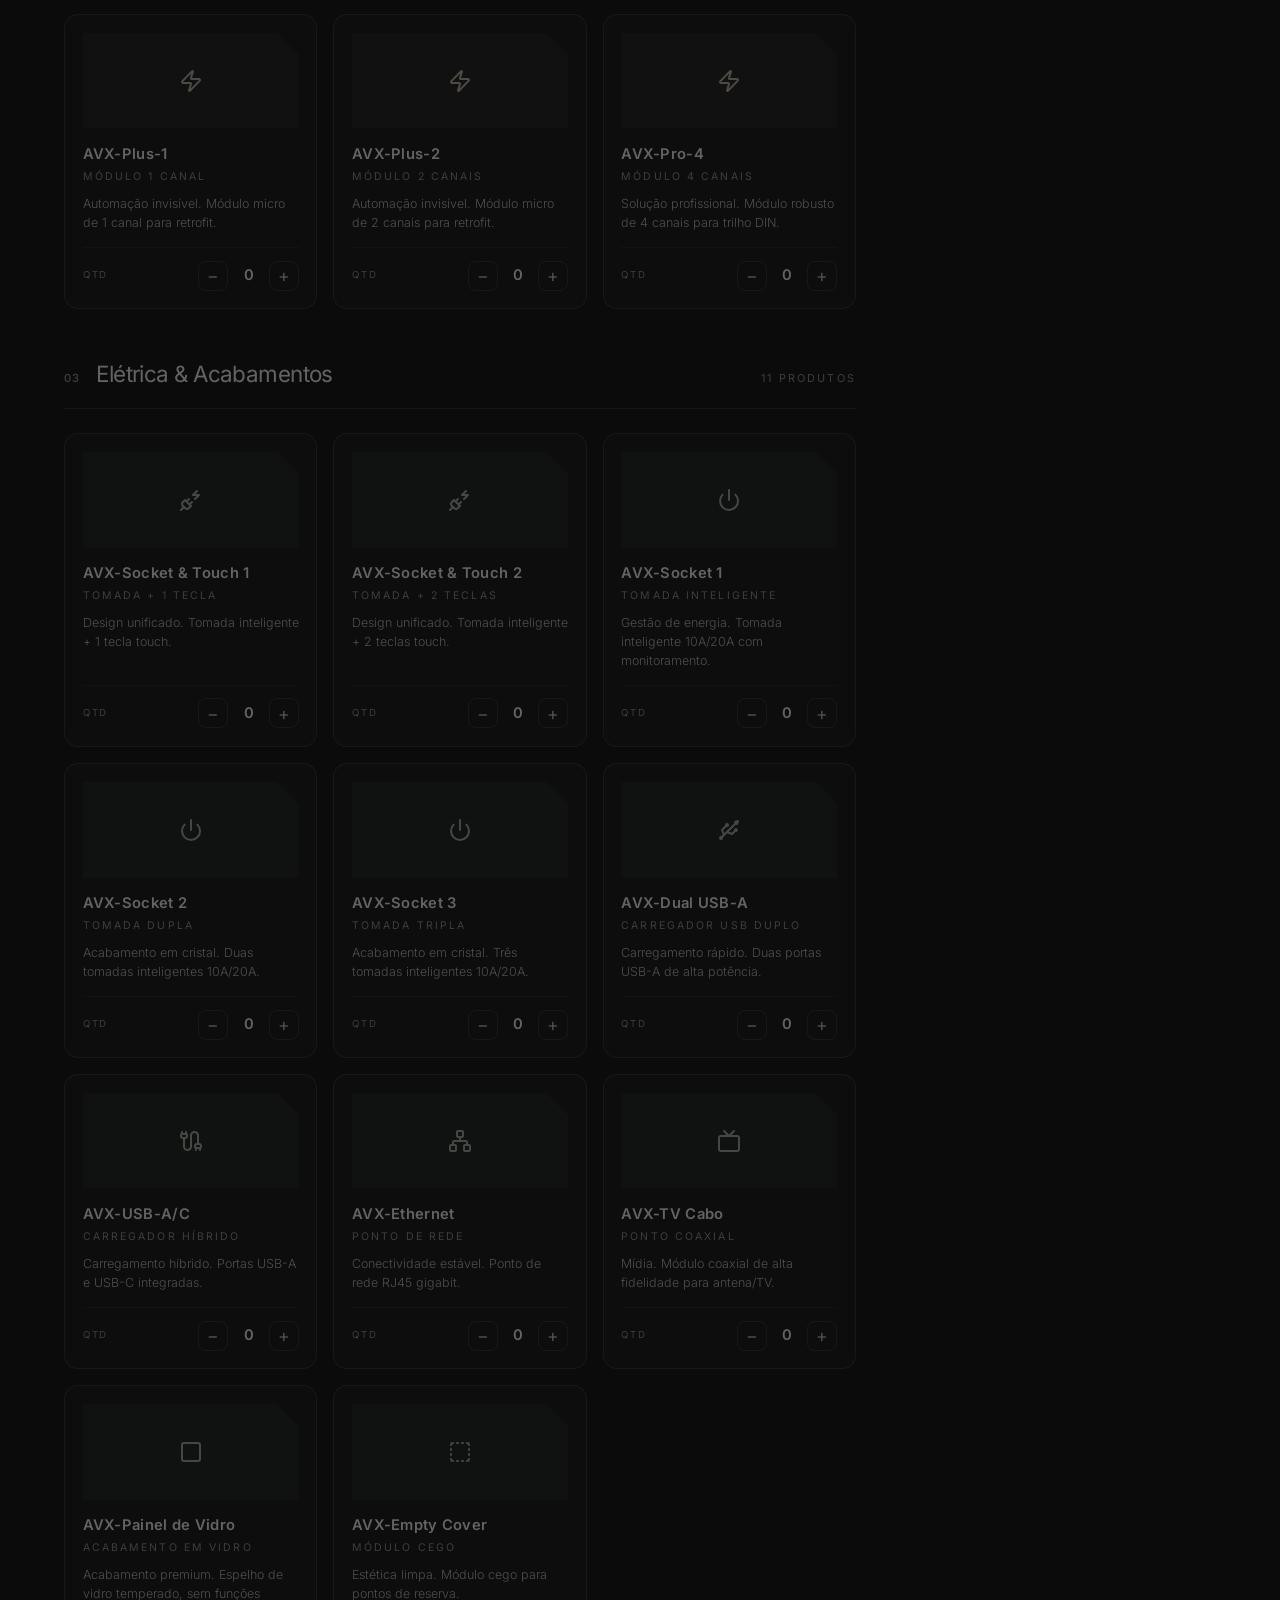
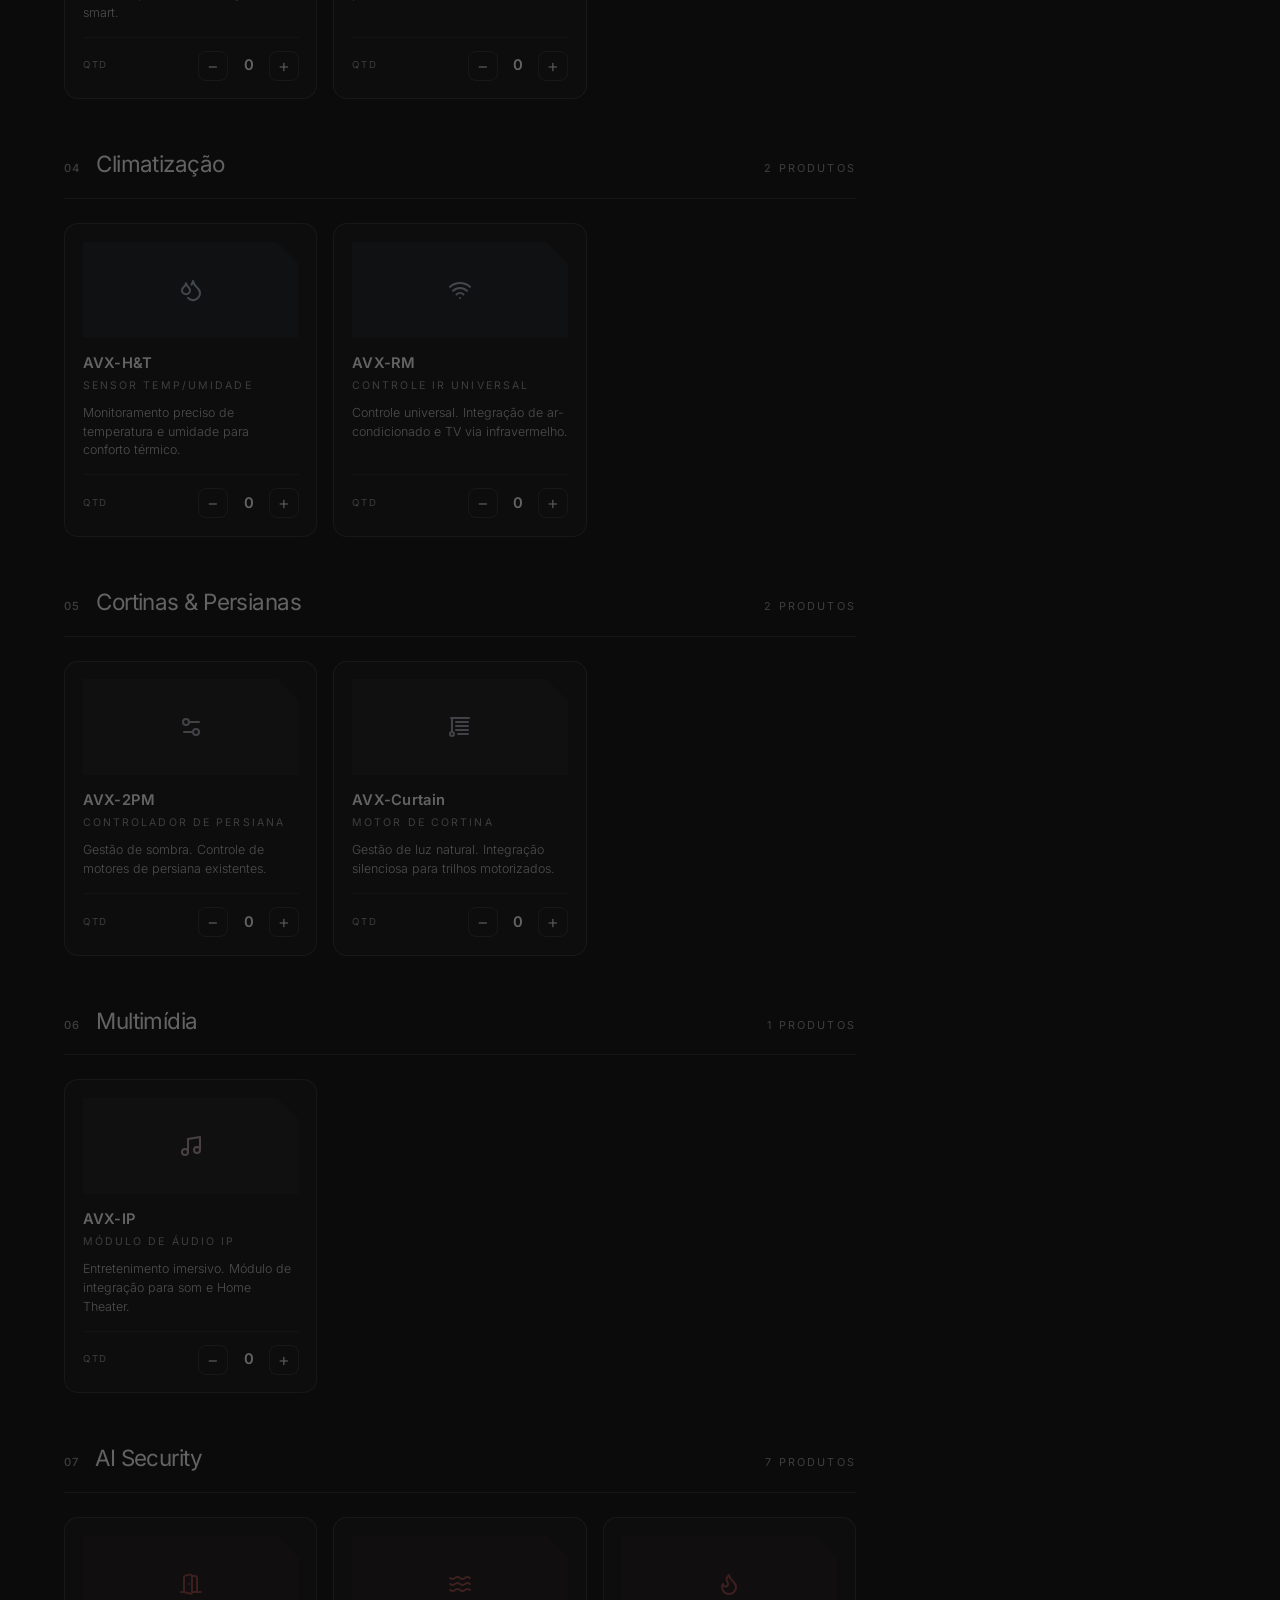
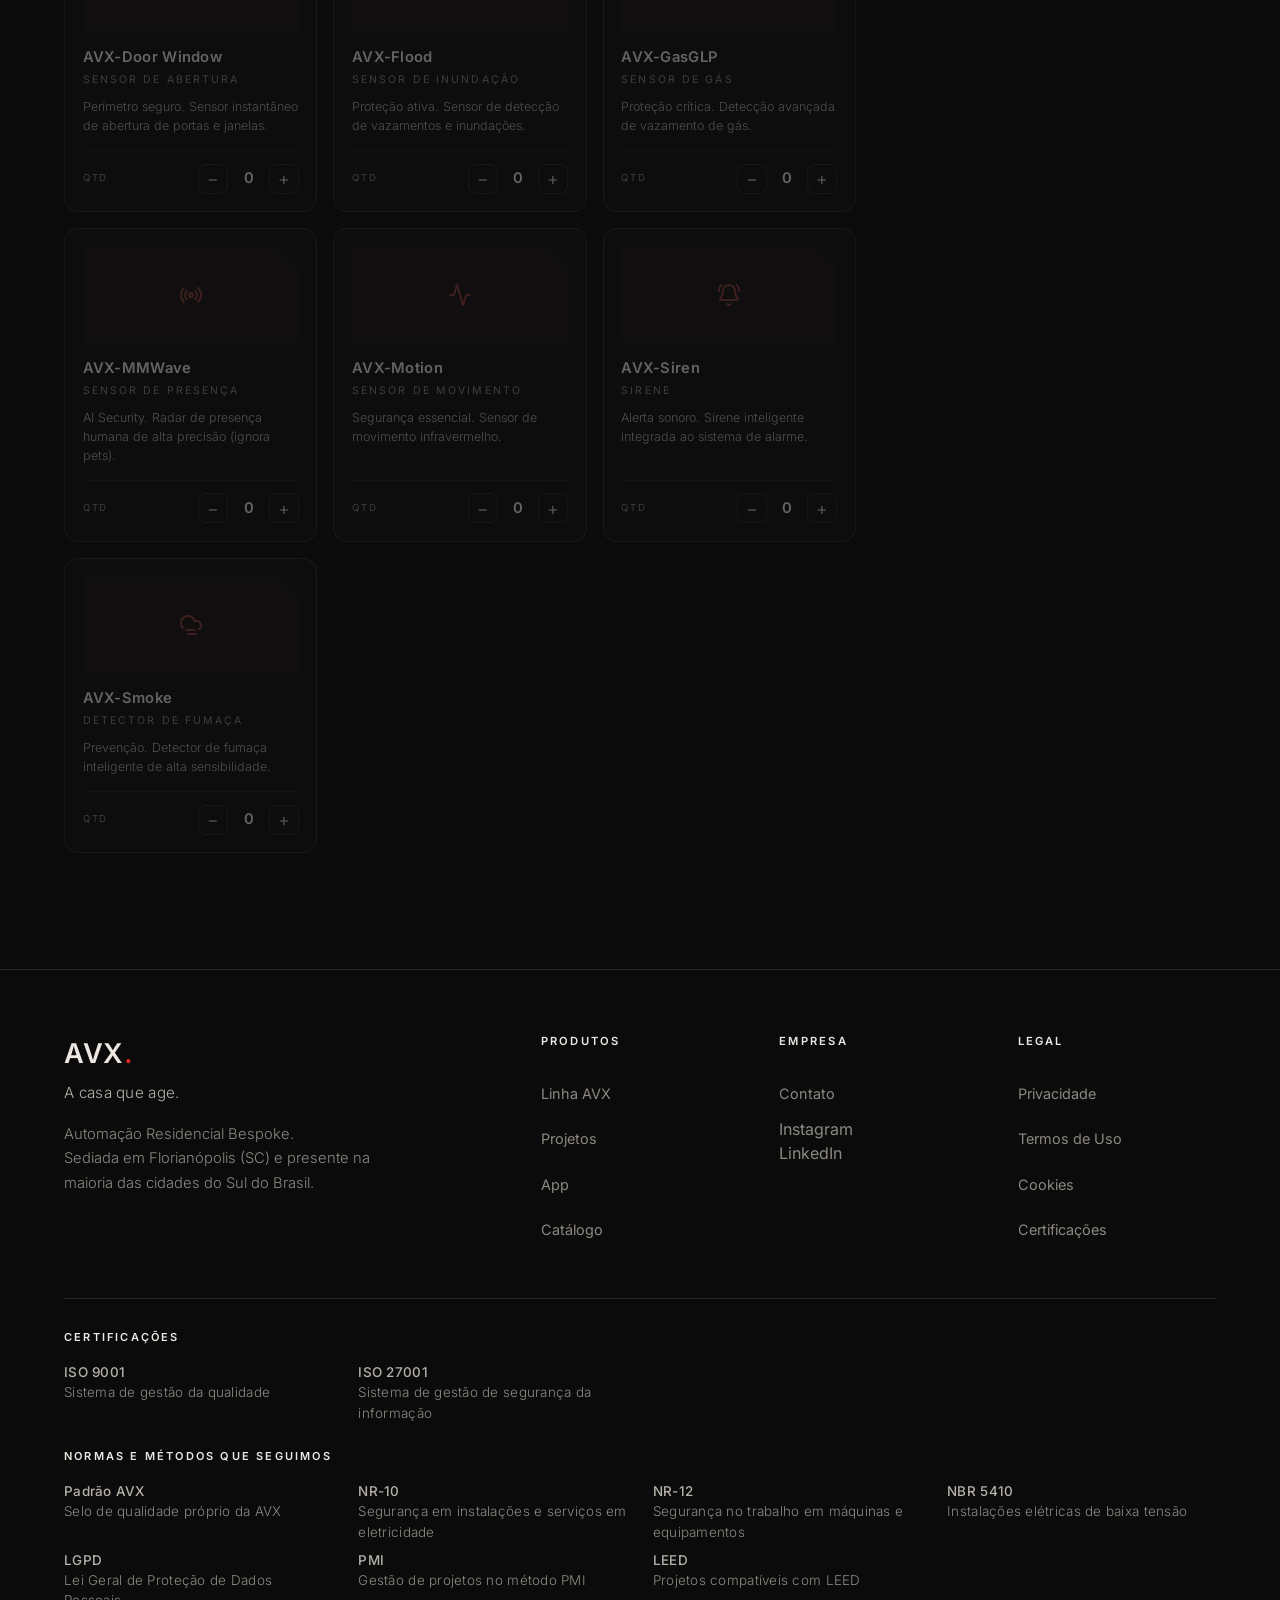
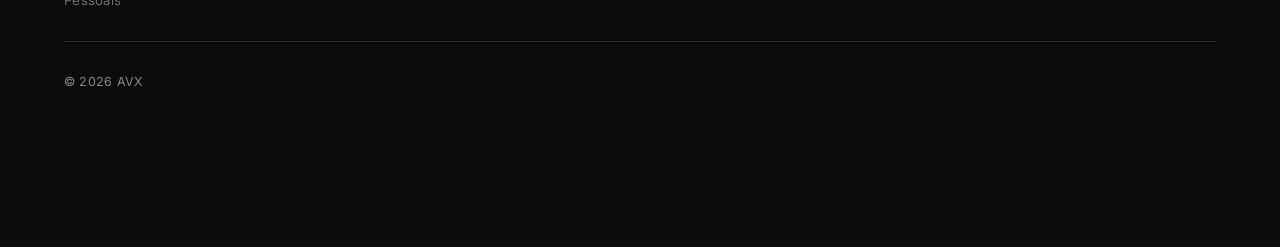
<file: catalogo.html>
<!DOCTYPE html>
<html lang="pt-BR">
<head>
<meta charset="UTF-8">
<meta name="viewport" content="width=device-width, initial-scale=1.0">

<!-- Google Analytics em modo básico: nada é carregado nem enviado antes do aceite dos cookies (LGPD).
     O script do Google só entra pela avxCarregarGA(), chamada no aceite (ou ao abrir, se o aceite já estiver guardado). -->
<script>
  window.dataLayer = window.dataLayer || [];
  function gtag(){ if (window.__avxGA) dataLayer.push(arguments); }
  function avxCarregarGA(){
    if (window.__avxGA) return;
    window.__avxGA = true;
    var s = document.createElement('script'); s.async = true; s.src = 'https://www.googletagmanager.com/gtag/js?id=G-PQ6LZPBGHN';
    document.head.appendChild(s);
    gtag('js', new Date()); gtag('config', 'G-PQ6LZPBGHN');
  }
  try { if (localStorage.getItem('avxConsent') === 'granted') avxCarregarGA(); } catch (e) {}
</script>

<title>AVX | Configure seu Projeto de Automação Bespoke</title>
<meta name="description" content="Simulador de projeto AVX: defina os ambientes, escolha os dispositivos de automação e gere um resumo do seu projeto em PDF ou envie para nossa equipe.">
<meta name="robots" content="index, follow, max-image-preview:large">
<meta name="theme-color" content="#0b0b0c">
<meta name="author" content="AVX">
<link rel="canonical" href="https://avxautomacao.com.br/catalogo.html">
<link rel="icon" type="image/png" sizes="32x32" href="/assets/favicon-avx.png">
<link rel="apple-touch-icon" href="/assets/favicon-avx.png">

<!-- Open Graph / Social -->
<meta property="og:type" content="website">
<meta property="og:locale" content="pt_BR">
<meta property="og:site_name" content="AVX">
<meta property="og:url" content="https://avxautomacao.com.br/catalogo.html">
<meta property="og:title" content="AVX | Configure seu Projeto de Automação Bespoke">
<meta property="og:description" content="Monte seu projeto de automação por ambiente e receba uma proposta sob medida.">
<meta property="og:image" content="https://avxautomacao.com.br/assets/og-avx.png">
<meta property="og:image:alt" content="AVX — Automação Residencial Bespoke">
<meta name="twitter:card" content="summary_large_image">
<meta name="twitter:title" content="AVX | Configure seu Projeto de Automação Bespoke">
<meta name="twitter:description" content="Monte seu projeto de automação por ambiente e receba uma proposta sob medida.">
<meta name="twitter:image" content="https://avxautomacao.com.br/assets/og-avx.png">


<!-- Dados estruturados (SEO) -->
<script type="application/ld+json">
{
 "@context": "https://schema.org",
 "@type": "ItemList",
 "name": "Catálogo AVX — Linha de Automação Bespoke",
 "description": "Linha completa de dispositivos de automação residencial AVX: iluminação, elétrica, climatização, cortinas, multimídia e segurança com IA.",
 "numberOfItems": 33,
 "itemListElement": [
  {
   "@type": "ListItem",
   "position": 1,
   "item": {
    "@type": "Product",
    "name": "AVX-Pro-Server",
    "description": "O maestro do ecossistema. Processamento dedicado, IA e segurança de dados.",
    "category": "Central",
    "brand": {
     "@type": "Brand",
     "name": "AVX"
    },
    "url": "https://avxautomacao.com.br/catalogo.html#card-avx-pro-server"
   }
  },
  {
   "@type": "ListItem",
   "position": 2,
   "item": {
    "@type": "Product",
    "name": "AVX-RGBW",
    "description": "Crie atmosferas imersivas, de cenas vibrantes ao relaxamento profundo.",
    "category": "Iluminação",
    "brand": {
     "@type": "Brand",
     "name": "AVX"
    },
    "url": "https://avxautomacao.com.br/catalogo.html#card-avx-rgbw"
   }
  },
  {
   "@type": "ListItem",
   "position": 3,
   "item": {
    "@type": "Product",
    "name": "AVX-Touchpad 1",
    "description": "Design em vidro de cristal. Acabamento premium, 1 zona tátil.",
    "category": "Iluminação",
    "brand": {
     "@type": "Brand",
     "name": "AVX"
    },
    "url": "https://avxautomacao.com.br/catalogo.html#card-avx-touchpad-1"
   }
  },
  {
   "@type": "ListItem",
   "position": 4,
   "item": {
    "@type": "Product",
    "name": "AVX-Touchpad 2",
    "description": "Design em vidro de cristal. Acabamento premium, 2 zonas táteis.",
    "category": "Iluminação",
    "brand": {
     "@type": "Brand",
     "name": "AVX"
    },
    "url": "https://avxautomacao.com.br/catalogo.html#card-avx-touchpad-2"
   }
  },
  {
   "@type": "ListItem",
   "position": 5,
   "item": {
    "@type": "Product",
    "name": "AVX-Touchpad 3",
    "description": "Design em vidro de cristal. Acabamento premium, 3 zonas táteis.",
    "category": "Iluminação",
    "brand": {
     "@type": "Brand",
     "name": "AVX"
    },
    "url": "https://avxautomacao.com.br/catalogo.html#card-avx-touchpad-3"
   }
  },
  {
   "@type": "ListItem",
   "position": 6,
   "item": {
    "@type": "Product",
    "name": "AVX-Touchpad 4",
    "description": "Design em vidro de cristal. Acabamento premium, 4 zonas táteis.",
    "category": "Iluminação",
    "brand": {
     "@type": "Brand",
     "name": "AVX"
    },
    "url": "https://avxautomacao.com.br/catalogo.html#card-avx-touchpad-4"
   }
  },
  {
   "@type": "ListItem",
   "position": 7,
   "item": {
    "@type": "Product",
    "name": "AVX-Dimmer",
    "description": "Conforto visual. Ajuste preciso de intensidade para cenas perfeitas.",
    "category": "Iluminação",
    "brand": {
     "@type": "Brand",
     "name": "AVX"
    },
    "url": "https://avxautomacao.com.br/catalogo.html#card-avx-dimmer"
   }
  },
  {
   "@type": "ListItem",
   "position": 8,
   "item": {
    "@type": "Product",
    "name": "AVX-Plus-1",
    "description": "Automação invisível. Módulo micro de 1 canal para retrofit.",
    "category": "Iluminação",
    "brand": {
     "@type": "Brand",
     "name": "AVX"
    },
    "url": "https://avxautomacao.com.br/catalogo.html#card-avx-plus-1"
   }
  },
  {
   "@type": "ListItem",
   "position": 9,
   "item": {
    "@type": "Product",
    "name": "AVX-Plus-2",
    "description": "Automação invisível. Módulo micro de 2 canais para retrofit.",
    "category": "Iluminação",
    "brand": {
     "@type": "Brand",
     "name": "AVX"
    },
    "url": "https://avxautomacao.com.br/catalogo.html#card-avx-plus-2"
   }
  },
  {
   "@type": "ListItem",
   "position": 10,
   "item": {
    "@type": "Product",
    "name": "AVX-Pro-4",
    "description": "Solução profissional. Módulo robusto de 4 canais para trilho DIN.",
    "category": "Iluminação",
    "brand": {
     "@type": "Brand",
     "name": "AVX"
    },
    "url": "https://avxautomacao.com.br/catalogo.html#card-avx-pro-4"
   }
  },
  {
   "@type": "ListItem",
   "position": 11,
   "item": {
    "@type": "Product",
    "name": "AVX-Socket & Touch 1",
    "description": "Design unificado. Tomada inteligente + 1 tecla touch.",
    "category": "Elétrica",
    "brand": {
     "@type": "Brand",
     "name": "AVX"
    },
    "url": "https://avxautomacao.com.br/catalogo.html#card-avx-socket-touchpad-1"
   }
  },
  {
   "@type": "ListItem",
   "position": 12,
   "item": {
    "@type": "Product",
    "name": "AVX-Socket & Touch 2",
    "description": "Design unificado. Tomada inteligente + 2 teclas touch.",
    "category": "Elétrica",
    "brand": {
     "@type": "Brand",
     "name": "AVX"
    },
    "url": "https://avxautomacao.com.br/catalogo.html#card-avx-socket-touchpad-2"
   }
  },
  {
   "@type": "ListItem",
   "position": 13,
   "item": {
    "@type": "Product",
    "name": "AVX-Socket 1",
    "description": "Gestão de energia. Tomada inteligente 10A/20A com monitoramento.",
    "category": "Elétrica",
    "brand": {
     "@type": "Brand",
     "name": "AVX"
    },
    "url": "https://avxautomacao.com.br/catalogo.html#card-avx-socket-1"
   }
  },
  {
   "@type": "ListItem",
   "position": 14,
   "item": {
    "@type": "Product",
    "name": "AVX-Socket 2",
    "description": "Acabamento em cristal. Duas tomadas inteligentes 10A/20A.",
    "category": "Elétrica",
    "brand": {
     "@type": "Brand",
     "name": "AVX"
    },
    "url": "https://avxautomacao.com.br/catalogo.html#card-avx-socket-2"
   }
  },
  {
   "@type": "ListItem",
   "position": 15,
   "item": {
    "@type": "Product",
    "name": "AVX-Socket 3",
    "description": "Acabamento em cristal. Três tomadas inteligentes 10A/20A.",
    "category": "Elétrica",
    "brand": {
     "@type": "Brand",
     "name": "AVX"
    },
    "url": "https://avxautomacao.com.br/catalogo.html#card-avx-socket-3"
   }
  },
  {
   "@type": "ListItem",
   "position": 16,
   "item": {
    "@type": "Product",
    "name": "AVX-Dual USB-A",
    "description": "Carregamento rápido. Duas portas USB-A de alta potência.",
    "category": "Elétrica",
    "brand": {
     "@type": "Brand",
     "name": "AVX"
    },
    "url": "https://avxautomacao.com.br/catalogo.html#card-avx-dual-usb-a"
   }
  },
  {
   "@type": "ListItem",
   "position": 17,
   "item": {
    "@type": "Product",
    "name": "AVX-USB-A/C",
    "description": "Carregamento híbrido. Portas USB-A e USB-C integradas.",
    "category": "Elétrica",
    "brand": {
     "@type": "Brand",
     "name": "AVX"
    },
    "url": "https://avxautomacao.com.br/catalogo.html#card-avx-usb-a-c"
   }
  },
  {
   "@type": "ListItem",
   "position": 18,
   "item": {
    "@type": "Product",
    "name": "AVX-Ethernet",
    "description": "Conectividade estável. Ponto de rede RJ45 gigabit.",
    "category": "Elétrica",
    "brand": {
     "@type": "Brand",
     "name": "AVX"
    },
    "url": "https://avxautomacao.com.br/catalogo.html#card-avx-ethernet"
   }
  },
  {
   "@type": "ListItem",
   "position": 19,
   "item": {
    "@type": "Product",
    "name": "AVX-TV Cabo",
    "description": "Mídia. Módulo coaxial de alta fidelidade para antena/TV.",
    "category": "Elétrica",
    "brand": {
     "@type": "Brand",
     "name": "AVX"
    },
    "url": "https://avxautomacao.com.br/catalogo.html#card-avx-tv-cabo"
   }
  },
  {
   "@type": "ListItem",
   "position": 20,
   "item": {
    "@type": "Product",
    "name": "AVX-Painel de Vidro",
    "description": "Acabamento premium. Espelho de vidro temperado, sem funções smart.",
    "category": "Elétrica",
    "brand": {
     "@type": "Brand",
     "name": "AVX"
    },
    "url": "https://avxautomacao.com.br/catalogo.html#card-avx-painel-vidro"
   }
  },
  {
   "@type": "ListItem",
   "position": 21,
   "item": {
    "@type": "Product",
    "name": "AVX-Empty Cover",
    "description": "Estética limpa. Módulo cego para pontos de reserva.",
    "category": "Elétrica",
    "brand": {
     "@type": "Brand",
     "name": "AVX"
    },
    "url": "https://avxautomacao.com.br/catalogo.html#card-avx-empty-cover"
   }
  },
  {
   "@type": "ListItem",
   "position": 22,
   "item": {
    "@type": "Product",
    "name": "AVX-H&T",
    "description": "Monitoramento preciso de temperatura e umidade para conforto térmico.",
    "category": "Climatização",
    "brand": {
     "@type": "Brand",
     "name": "AVX"
    },
    "url": "https://avxautomacao.com.br/catalogo.html#card-avx-ht"
   }
  },
  {
   "@type": "ListItem",
   "position": 23,
   "item": {
    "@type": "Product",
    "name": "AVX-RM",
    "description": "Controle universal. Integração de ar-condicionado e TV via infravermelho.",
    "category": "Climatização",
    "brand": {
     "@type": "Brand",
     "name": "AVX"
    },
    "url": "https://avxautomacao.com.br/catalogo.html#card-avx-rm"
   }
  },
  {
   "@type": "ListItem",
   "position": 24,
   "item": {
    "@type": "Product",
    "name": "AVX-2PM",
    "description": "Gestão de sombra. Controle de motores de persiana existentes.",
    "category": "Cortinas",
    "brand": {
     "@type": "Brand",
     "name": "AVX"
    },
    "url": "https://avxautomacao.com.br/catalogo.html#card-avx-2pm"
   }
  },
  {
   "@type": "ListItem",
   "position": 25,
   "item": {
    "@type": "Product",
    "name": "AVX-Curtain",
    "description": "Gestão de luz natural. Integração silenciosa para trilhos motorizados.",
    "category": "Cortinas",
    "brand": {
     "@type": "Brand",
     "name": "AVX"
    },
    "url": "https://avxautomacao.com.br/catalogo.html#card-avx-curtain"
   }
  },
  {
   "@type": "ListItem",
   "position": 26,
   "item": {
    "@type": "Product",
    "name": "AVX-IP",
    "description": "Entretenimento imersivo. Módulo de integração para som e Home Theater.",
    "category": "Multimídia",
    "brand": {
     "@type": "Brand",
     "name": "AVX"
    },
    "url": "https://avxautomacao.com.br/catalogo.html#card-avx-ip"
   }
  },
  {
   "@type": "ListItem",
   "position": 27,
   "item": {
    "@type": "Product",
    "name": "AVX-Door Window",
    "description": "Perímetro seguro. Sensor instantâneo de abertura de portas e janelas.",
    "category": "Segurança",
    "brand": {
     "@type": "Brand",
     "name": "AVX"
    },
    "url": "https://avxautomacao.com.br/catalogo.html#card-avx-door"
   }
  },
  {
   "@type": "ListItem",
   "position": 28,
   "item": {
    "@type": "Product",
    "name": "AVX-Flood",
    "description": "Proteção ativa. Sensor de detecção de vazamentos e inundações.",
    "category": "Segurança",
    "brand": {
     "@type": "Brand",
     "name": "AVX"
    },
    "url": "https://avxautomacao.com.br/catalogo.html#card-avx-flood"
   }
  },
  {
   "@type": "ListItem",
   "position": 29,
   "item": {
    "@type": "Product",
    "name": "AVX-GasGLP",
    "description": "Proteção crítica. Detecção avançada de vazamento de gás.",
    "category": "Segurança",
    "brand": {
     "@type": "Brand",
     "name": "AVX"
    },
    "url": "https://avxautomacao.com.br/catalogo.html#card-avx-gas"
   }
  },
  {
   "@type": "ListItem",
   "position": 30,
   "item": {
    "@type": "Product",
    "name": "AVX-MMWave",
    "description": "AI Security. Radar de presença humana de alta precisão (ignora pets).",
    "category": "Segurança",
    "brand": {
     "@type": "Brand",
     "name": "AVX"
    },
    "url": "https://avxautomacao.com.br/catalogo.html#card-avx-mmwave"
   }
  },
  {
   "@type": "ListItem",
   "position": 31,
   "item": {
    "@type": "Product",
    "name": "AVX-Motion",
    "description": "Segurança essencial. Sensor de movimento infravermelho.",
    "category": "Segurança",
    "brand": {
     "@type": "Brand",
     "name": "AVX"
    },
    "url": "https://avxautomacao.com.br/catalogo.html#card-avx-motion"
   }
  },
  {
   "@type": "ListItem",
   "position": 32,
   "item": {
    "@type": "Product",
    "name": "AVX-Siren",
    "description": "Alerta sonoro. Sirene inteligente integrada ao sistema de alarme.",
    "category": "Segurança",
    "brand": {
     "@type": "Brand",
     "name": "AVX"
    },
    "url": "https://avxautomacao.com.br/catalogo.html#card-avx-siren"
   }
  },
  {
   "@type": "ListItem",
   "position": 33,
   "item": {
    "@type": "Product",
    "name": "AVX-Smoke",
    "description": "Prevenção. Detector de fumaça inteligente de alta sensibilidade.",
    "category": "Segurança",
    "brand": {
     "@type": "Brand",
     "name": "AVX"
    },
    "url": "https://avxautomacao.com.br/catalogo.html#card-avx-smoke"
   }
  }
 ]
}
</script>

<link rel="preload" href="assets/fontes/inter-variavel.woff2" as="font" type="font/woff2" crossorigin>
<link rel="stylesheet" href="assets/fontes/fontes.css">

<style>
:root{
  --ink:#0b0b0c; --ink-soft:#141416; --panel:#111113; --paper:#f0ede7; /* token compartilhado com o index */
  --bone:#ece8e1; --bone-dim:#b6b2aa; --ash:#8d8980;
  --avx:#da291c; --line:rgba(236,232,225,.12); --line-soft:rgba(236,232,225,.07);
  --ease:cubic-bezier(.4,0,0,1);
  --shell:clamp(1.25rem,5vw,6.5rem); --max:1320px; --navh:64px;
}
*{margin:0;padding:0;box-sizing:border-box}
html{scroll-behavior:smooth;-webkit-text-size-adjust:100%}
.skip-link{position:absolute;left:-9999px;top:0;z-index:200;background:var(--avx);color:#fff;padding:.7rem 1.2rem;font-size:.85rem;border-radius:0 0 8px 0}
.skip-link:focus{left:0}

body{font-family:'Inter','Helvetica Neue',Arial,sans-serif;background:var(--ink);color:var(--bone);line-height:1.55;
  -webkit-font-smoothing:antialiased;overflow-x:hidden;padding-bottom:120px}
a{color:inherit;text-decoration:none}
button{font-family:inherit;cursor:pointer}
::selection{background:var(--avx);color:#fff}

.eyebrow{font-size:11px;font-weight:600;letter-spacing:.26em;text-transform:uppercase;color:var(--ash)}
.head .eyebrow{font-size:11px;max-width:none;color:var(--ash)}
.dot{color:var(--avx);display:inline-block}

/* NAV — mesmo DNA do index.html */
.nav{position:sticky;top:0;z-index:80;height:var(--navh);padding:0 var(--shell);
  display:flex;align-items:center;justify-content:space-between;
  background:rgba(11,11,12,.72);backdrop-filter:blur(14px);-webkit-backdrop-filter:blur(14px);
  border-bottom:1px solid var(--line)}
.brand{font-family:'Inter','Helvetica Neue',Arial,sans-serif;font-weight:600;font-size:1.5rem;letter-spacing:.02em}
.nav-links{display:flex;align-items:center;gap:2.4rem}
.nav-links a{font-size:.74rem;font-weight:600;letter-spacing:.2em;text-transform:uppercase;color:var(--bone-dim);transition:color .3s var(--ease)}
.nav-links a:hover{color:var(--bone)}
.nav-links a.cat{color:var(--bone)}
.nav-links a.cat::before{content:"";display:inline-block;width:6px;height:6px;border-radius:50%;background:var(--avx);margin-right:.55em;vertical-align:middle}
.nav-cta{border:1px solid var(--line);border-radius:100px;padding:.62rem 1.3rem;color:var(--bone)!important;transition:border-color .4s var(--ease),background .4s var(--ease)}
.nav-cta:hover{border-color:var(--bone);background:var(--bone);color:var(--ink)!important}
.burger{display:none;background:none;border:0;color:var(--bone);cursor:pointer;width:44px;height:44px;position:relative;margin-right:-7px}
.burger span{position:absolute;left:7px;height:1.5px;width:30px;background:currentColor;transition:.35s var(--ease)}
.burger span:nth-child(1){top:14px}.burger span:nth-child(2){top:21px}.burger span:nth-child(3){top:28px}
body.menu-open .burger span:nth-child(1){top:21px;transform:rotate(45deg)}
body.menu-open .burger span:nth-child(2){opacity:0}
body.menu-open .burger span:nth-child(3){top:21px;transform:rotate(-45deg)}
.sheet{position:fixed;inset:0;z-index:70;background:var(--ink);display:flex;flex-direction:column;justify-content:center;gap:.4rem;padding:0 var(--shell);opacity:0;visibility:hidden;transition:opacity .5s var(--ease),visibility .5s}
body.menu-open .sheet{opacity:1;visibility:visible}
.sheet a{font-family:'Inter','Helvetica Neue',Arial,sans-serif;font-weight:300;letter-spacing:-.025em;font-size:clamp(1.8rem,7vw,2.6rem);color:var(--bone);padding:.3rem 0;border-bottom:1px solid var(--line)}
.sheet a .num{font-size:.7rem;color:var(--ash);letter-spacing:.2em;margin-right:1rem;vertical-align:middle}
/* icon-btn — usado no fechar do modal */
.icon-btn{width:38px;height:38px;border-radius:50%;border:1px solid var(--line);background:transparent;color:var(--ash);
  display:flex;align-items:center;justify-content:center;transition:.3s var(--ease)}
.icon-btn:hover{border-color:var(--bone);color:var(--bone)}

/* HEADER */
.head{padding:clamp(2.4rem,6vh,4rem) var(--shell) 1.6rem;max-width:var(--max);margin:0 auto}
.head h1{font-size:clamp(1.9rem,4.5vw,3rem);font-weight:400;letter-spacing:-.025em;line-height:1.1;margin:.8rem 0 .8rem}
.head p{color:var(--bone-dim);font-weight:300;max-width:60ch;font-size:1rem}

/* ROOM BAR */
.roombar{position:sticky;top:var(--navh);z-index:60;background:rgba(11,11,12,.9);backdrop-filter:blur(14px);
  -webkit-backdrop-filter:blur(14px);border-top:1px solid var(--line);border-bottom:1px solid var(--line)}
.roombar-in{max-width:var(--max);margin:0 auto;padding:.9rem var(--shell);display:flex;flex-wrap:wrap;gap:.7rem;align-items:center}
.rb-field{display:flex;gap:.5rem;align-items:center}
.inp{background:rgba(236,232,225,.04);border:1px solid var(--line);border-radius:12px;color:var(--bone);
  font-size:.85rem;padding:.6rem .85rem;transition:border-color .3s,background .3s;min-width:0}
.inp::placeholder{color:var(--ash)}
.inp:focus{outline:0;border-color:var(--avx);background:rgba(236,232,225,.06)}
#new-room-input{width:170px}
.sel{appearance:none;background:rgba(236,232,225,.04);border:1px solid var(--line);border-radius:12px;color:var(--bone);
  font-size:.85rem;padding:.6rem 2.2rem .6rem .85rem;cursor:pointer;
  background-image:url("data:image/svg+xml,%3csvg xmlns='http://www.w3.org/2000/svg' fill='none' viewBox='0 0 20 20'%3e%3cpath stroke='%238d8980' stroke-linecap='round' stroke-linejoin='round' stroke-width='1.5' d='M6 8l4 4 4-4'/%3e%3c/svg%3e");background-repeat:no-repeat;background-position:right .7rem center;background-size:1.1em}
.sel:focus{outline:0;border-color:var(--avx)}
.sel option{background:var(--ink-soft);color:var(--bone)}
.sm-btn{display:inline-flex;align-items:center;gap:.45em;font-size:.72rem;font-weight:500;letter-spacing:.02em;
  border:1px solid var(--line);background:transparent;color:var(--bone-dim);padding:.6rem .9rem;border-radius:12px;transition:.3s var(--ease)}
.sm-btn:hover:not([disabled]){border-color:var(--bone);color:var(--bone)}
.sm-btn[disabled]{opacity:.4;cursor:not-allowed}
.sm-btn.solid{background:var(--bone);color:var(--ink);border-color:var(--bone)}
.sm-btn.solid:hover{background:#fff}
.sm-btn.danger:hover:not([disabled]){border-color:var(--avx);color:var(--avx)}
.rb-divider{width:1px;height:24px;background:var(--line)}

/* LAYOUT */
.wrap{max-width:var(--max);margin:0 auto;padding:clamp(2rem,4vh,3rem) var(--shell);display:grid;grid-template-columns:1fr 320px;gap:2.5rem;align-items:start}
#main-content{transition:opacity .4s var(--ease);min-width:0}
#main-content.locked{opacity:.4;pointer-events:none;filter:saturate(.4)}

/* CATEGORY BLOCKS */
.cat-block{margin-bottom:3rem}
.cat-head{display:flex;align-items:baseline;gap:1rem;padding-bottom:1rem;margin-bottom:1.5rem;border-bottom:1px solid var(--line)}
.cat-ix{font-size:.7rem;font-weight:500;letter-spacing:.1em;color:var(--ash)}
.cat-head h2{font-size:1.4rem;font-weight:400;letter-spacing:-.025em}
.cat-count{margin-left:auto;font-size:.68rem;letter-spacing:.2em;text-transform:uppercase;color:var(--ash)}
.grid{display:grid;grid-template-columns:repeat(auto-fill,minmax(212px,1fr));gap:1rem}

/* CARD */
.card{background:var(--panel);border:1px solid var(--line);border-radius:14px;padding:1.1rem;display:flex;flex-direction:column;
  transition:border-color .35s var(--ease),transform .35s var(--ease)}
.card:hover{border-color:rgba(236,232,225,.28);transform:translateY(-2px)}
.card.has{border-color:rgba(218,41,28,.55)}
.card-ico{height:96px;border-radius:0;clip-path:polygon(0 0,calc(100% - 22px) 0,100% 22px,100% 100%,0 100%);display:flex;align-items:center;justify-content:center;margin-bottom:.9rem}
.card-ico i{width:30px;height:30px}
.card-top{display:flex;justify-content:space-between;align-items:flex-start;gap:.5rem}
.card-top h3{font-size:.92rem;font-weight:600;letter-spacing:.02em}
.card-tech{font-size:.66rem;letter-spacing:.2em;text-transform:uppercase;color:var(--ash);margin-top:.2rem}
.card-desc{font-size:.78rem;font-weight:300;color:var(--bone-dim);line-height:1.5;margin:.6rem 0 .9rem;flex-grow:1}
.card-foot{display:flex;align-items:center;justify-content:space-between;padding-top:.8rem;border-top:1px solid var(--line-soft)}
.qlabel{font-size:.6rem;letter-spacing:.2em;text-transform:uppercase;color:var(--ash)}
.qty{display:flex;align-items:center;gap:.2rem}
.qbtn{position:relative;width:30px;height:30px;border-radius:8px;border:1px solid var(--line);background:transparent;color:var(--bone-dim);
  font-size:1.1rem;line-height:1;display:flex;align-items:center;justify-content:center;transition:.2s var(--ease)}
.qbtn::after{content:"";position:absolute;inset:-8px}
.qbtn:hover{border-color:var(--avx);color:var(--avx);background:rgba(218,41,28,.08)}
.qval{width:34px;text-align:center;font-weight:600;font-size:.92rem}

/* SIDEBAR */
.sidebar{position:sticky;top:calc(var(--navh) + 90px)}
.side-card{background:var(--panel);border:1px solid var(--line);border-radius:16px;overflow:hidden}
.side-head{padding:1rem 1.2rem;border-bottom:1px solid var(--line);display:flex;align-items:center;justify-content:space-between}
.side-head .lbl{font-size:.62rem;letter-spacing:.2em;text-transform:uppercase;color:var(--ash)}
.side-head .room{font-size:.95rem;font-weight:500;color:var(--bone);margin-top:.15rem}
.side-head .qbadge{font-size:.72rem;color:var(--bone-dim);border:1px solid var(--line);border-radius:999px;padding:.2rem .6rem}
.side-list{padding:.6rem 1.2rem;max-height:46vh;overflow-y:auto;display:flex;flex-direction:column;gap:.55rem}
.side-item{display:flex;align-items:center;justify-content:space-between;font-size:.8rem}
.side-item .nm{display:flex;align-items:center;gap:.5rem;color:var(--bone-dim);min-width:0}
.side-item .nm .dt{width:7px;height:7px;border-radius:50%;flex-shrink:0}
.side-item .nm span{overflow:hidden;text-overflow:ellipsis;white-space:nowrap}
.side-item .q{font-weight:600;font-size:.72rem;color:var(--bone);background:rgba(236,232,225,.06);padding:.1rem .45rem;border-radius:8px}
.side-empty{text-align:center;color:var(--ash);font-size:.76rem;padding:2rem 0}
.side-foot{padding:1rem 1.2rem;border-top:1px solid var(--line);display:flex;flex-direction:column;gap:.5rem}
.side-row{display:flex;justify-content:space-between;font-size:.8rem;color:var(--bone-dim)}

/* ENTRADA DOS CARDS + MODAL (respeita prefers-reduced-motion) */
@media (prefers-reduced-motion:no-preference){
  .card{animation:cardIn .55s var(--ease) backwards}
  @keyframes cardIn{from{opacity:0;transform:translateY(12px)}to{opacity:1;transform:none}}
  .modal.open .modal-box{animation:modalBoxIn .3s var(--ease)}
  @keyframes modalBoxIn{from{opacity:0;transform:translateY(10px) scale(.985)}to{opacity:1;transform:none}}
}
.modal.open{animation:modalIn .25s var(--ease)}
@keyframes modalIn{from{opacity:0}to{opacity:1}}

/* FLOATING BAR */
.float{position:fixed;left:50%;bottom:20px;transform:translateX(-50%) translateY(160%);z-index:90;
  width:min(620px,92vw);background:rgba(20,20,22,.96);backdrop-filter:blur(12px);border:1px solid var(--line);
  border-radius:100px;padding:.7rem .8rem .7rem 1.4rem;display:flex;align-items:center;justify-content:space-between;gap:1rem;
  box-shadow:0 20px 50px -12px rgba(0,0,0,.6);transition:transform .5s cubic-bezier(.34,1.4,.64,1)}
.float.visible{transform:translateX(-50%) translateY(0)}
.float .meta{font-size:.82rem;color:var(--bone-dim);display:flex;align-items:center;gap:.7rem;flex-wrap:wrap}
.float .meta b{color:var(--bone);font-weight:600}
.btn{display:inline-flex;align-items:center;gap:.7em;background:var(--avx);color:#fff;font-size:.74rem;font-weight:600;
  letter-spacing:.1em;text-transform:uppercase;padding:1.05rem 2rem;border-radius:100px;border:0;
  transition:transform .4s var(--ease),box-shadow .4s var(--ease),background .4s var(--ease)}
.btn:hover{transform:translateY(-2px);background:#c1241a;box-shadow:0 14px 40px -12px rgba(218,41,28,.6)}
.btn.ghost{background:transparent;border:1px solid var(--line);color:var(--bone)}
.btn.ghost:hover{background:var(--bone);color:var(--ink);box-shadow:none}

/* MODAL */
.modal{position:fixed;inset:0;z-index:200;background:rgba(5,5,6,.82);backdrop-filter:blur(6px);
  display:none;align-items:center;justify-content:center;padding:1.2rem;opacity:0;transition:opacity .3s}
.modal.open{display:flex;opacity:1}
.modal-box{background:var(--ink-soft);border:1px solid var(--line);border-radius:16px;width:100%;max-width:920px;
  max-height:90vh;overflow-y:auto;transform:translateY(16px);transition:transform .3s var(--ease)}
.modal.open .modal-box{transform:none}
.modal-head{display:flex;align-items:flex-start;justify-content:space-between;padding:1.6rem 1.8rem;border-bottom:1px solid var(--line);position:sticky;top:0;background:var(--ink-soft);z-index:2}
.modal-head h2{font-size:1.5rem;font-weight:300;letter-spacing:-.025em}
.modal-head .sub{font-size:.8rem;color:var(--ash);margin-top:.3rem}
.modal-body{padding:1.8rem}
.modal-grid{display:grid;grid-template-columns:1.5fr 1fr;gap:1.8rem}
.bd-room{background:var(--panel);border:1px solid var(--line);border-radius:12px;padding:1rem;margin-bottom:1rem}
.bd-room h3{font-size:.78rem;letter-spacing:.2em;text-transform:uppercase;color:var(--bone);margin-bottom:.7rem;display:flex;align-items:center;gap:.5rem}
.bd-room h3 i{width:14px;height:14px;color:var(--avx)}
.bd-item{display:flex;align-items:center;justify-content:space-between;font-size:.82rem;padding:.35rem 0;border-top:1px solid var(--line-soft)}
.bd-item:first-of-type{border-top:0}
.bd-item .x{font-size:.7rem;color:var(--bone);background:rgba(236,232,225,.06);padding:.1rem .4rem;border-radius:8px}
.bd-item .nm small{display:block;color:var(--ash);font-size:.66rem;text-transform:uppercase;letter-spacing:.2em}
.breakdown h4{font-size:.66rem;letter-spacing:.2em;text-transform:uppercase;color:var(--ash);margin-bottom:1rem}
.bar{display:flex;height:10px;border-radius:8px;overflow:hidden;background:rgba(236,232,225,.06);margin-bottom:1.2rem}
.bar i{height:100%;display:block}
.legend{display:flex;flex-direction:column;gap:.55rem}
.legend .lg{display:flex;align-items:center;justify-content:space-between;font-size:.8rem}
.legend .lg .l{display:flex;align-items:center;gap:.5rem;color:var(--bone-dim)}
.legend .lg .l .dt{width:8px;height:8px;border-radius:50%}
.legend .lg .v{color:var(--bone);font-weight:600}
.modal-tot{margin-top:1.6rem;padding-top:1.2rem;border-top:1px solid var(--line);display:flex;justify-content:space-between;align-items:center;font-size:.85rem;color:var(--bone-dim)}
.modal-foot{display:flex;gap:.8rem;flex-wrap:wrap;padding:1.4rem 1.8rem;border-top:1px solid var(--line);position:sticky;bottom:0;background:var(--ink-soft)}
.modal-foot .btn{flex:1;justify-content:center}

/* TOASTS */
#toast-container{position:fixed;top:calc(var(--navh) + 12px);right:16px;z-index:300;display:flex;flex-direction:column;gap:.6rem;width:300px;max-width:calc(100vw - 32px)}
.toast{background:var(--ink-soft);border:1px solid var(--line);border-radius:12px;padding:.85rem;display:flex;gap:.7rem;
  align-items:flex-start;box-shadow:0 14px 36px -12px rgba(0,0,0,.6);animation:tin .4s var(--ease)}
.toast.hiding{animation:tout .4s var(--ease) forwards}
@keyframes tin{from{opacity:0;transform:translateX(20px)}to{opacity:1;transform:none}}
@keyframes tout{to{opacity:0;transform:translateX(20px)}}
.toast .ti{width:30px;height:30px;border-radius:8px;background:rgba(218,41,28,.12);color:var(--avx);display:flex;align-items:center;justify-content:center;flex-shrink:0}
.toast .ti i{width:15px;height:15px}
.toast h4{font-size:.8rem;font-weight:600;color:var(--bone)}
.toast p{font-size:.72rem;color:var(--ash);line-height:1.4;margin-top:.1rem}
.toast .tbtns{display:flex;gap:.5rem;margin-top:.6rem}
.toast .tbtns button{flex:1;font-size:.7rem;font-weight:600;padding:.4rem;border-radius:8px;border:0}
.toast .tbtns .yes{background:var(--avx);color:#fff}
.toast .tbtns .no{background:rgba(236,232,225,.08);color:var(--bone-dim)}

/* FOOTER — mesmo DNA do index.html */
.footer{border-top:1px solid var(--line);padding:clamp(3.5rem,7vh,5rem) var(--shell) 2.2rem;margin-top:2rem}
.footer-grid{display:grid;grid-template-columns:2.2fr 1fr 1fr 1fr;gap:2.5rem;max-width:var(--max);margin:0 auto clamp(2.5rem,5vh,3.5rem)}
.footer .brand{font-size:1.7rem;display:inline-block;margin-bottom:.35rem}
.footer .brand-tagline{display:block;font-weight:300;font-size:.95rem;letter-spacing:.02em;color:var(--bone-dim);margin-bottom:1.1rem}
.footer p{color:var(--ash);font-weight:300;font-size:.92rem;line-height:1.65;max-width:36ch}
.footer h4{font-size:.7rem;font-weight:600;letter-spacing:.2em;text-transform:uppercase;color:var(--bone);margin-bottom:1.3rem}
.footer ul{list-style:none;display:flex;flex-direction:column;gap:0}
.footer ul a{display:inline-block;padding:.72rem 0;color:var(--ash);font-size:.9rem;transition:color .3s}
@media(hover:hover){.footer ul a:hover{color:var(--bone)}}
.footer-base{display:flex;justify-content:space-between;align-items:center;flex-wrap:wrap;gap:1rem;
  max-width:var(--max);margin:0 auto;padding-top:1.9rem;border-top:1px solid var(--line);font-size:.78rem;color:var(--ash);letter-spacing:.02em}
.certs{max-width:var(--max);margin:0 auto 1.9rem;padding-top:1.9rem;border-top:1px solid var(--line)}
.certs .certs-lbl{font-size:11px;font-weight:600;letter-spacing:.2em;text-transform:uppercase;color:var(--bone);margin-bottom:1rem}
.certs .certs-lista{list-style:none;display:grid;grid-template-columns:repeat(auto-fill,minmax(230px,1fr));gap:.5rem 1.6rem}
.certs .certs-lista li{font-size:.84rem;font-weight:300;color:var(--ash);line-height:1.5;letter-spacing:.02em}
.certs .certs-lista b{display:block;font-weight:500;color:var(--bone-dim)}
.certs .certs-grupo+.certs-grupo{margin-top:1.6rem}

/* COOKIE CONSENT (LGPD) — mesmo DNA do index */
.cookie{position:fixed;left:1rem;right:1rem;bottom:1rem;z-index:400;max-width:580px;margin:0 auto;
  background:var(--ink-soft);border:1px solid var(--line);border-radius:14px;padding:1.1rem 1.2rem;
  box-shadow:0 24px 60px -20px rgba(0,0,0,.7);transform:translateY(170%);opacity:0;visibility:hidden;
  transition:transform .55s var(--ease),opacity .55s var(--ease),visibility .55s}
.cookie.show{transform:none;opacity:1;visibility:visible}
.cookie-in{display:flex;align-items:center;gap:1.3rem;flex-wrap:wrap}
.cookie p{flex:1;min-width:230px;font-size:.82rem;font-weight:300;line-height:1.55;color:var(--bone-dim)}
.cookie p a{color:var(--bone);text-decoration:underline;text-underline-offset:2px}
.cookie-btns{display:flex;gap:.6rem;flex-shrink:0}
.cookie-btns button{font-size:.68rem;font-weight:600;letter-spacing:.1em;text-transform:uppercase;
  padding:.7rem 1.25rem;border-radius:100px;border:1px solid var(--line);cursor:pointer;transition:.3s var(--ease)}
.ck-decline{background:transparent;color:var(--bone-dim)}
.ck-decline:hover{border-color:var(--bone);color:var(--bone)}
.ck-accept{background:var(--avx);color:#fff;border-color:var(--avx)}
.ck-accept:hover{background:#c1241a}

:focus-visible{outline:2px solid var(--avx);outline-offset:3px}

@media(max-width:1024px){
  .wrap{grid-template-columns:1fr}
  .sidebar{display:none}
}
@media(max-width:920px){
  .nav-links{display:none}
  .burger{display:block}
  .footer-grid{grid-template-columns:1fr 1fr}
  .footer-base{justify-content:flex-start}
}
@media(max-width:560px){
  .modal-grid{grid-template-columns:1fr}
  .float{padding:.6rem .6rem .6rem 1.1rem}
  .float .meta{font-size:.74rem}
  .footer-grid{grid-template-columns:1fr}
}
@media(prefers-reduced-motion:reduce){*{animation-duration:.01ms!important;transition-duration:.01ms!important}}
@media(max-width:560px){
  .cookie{left:.6rem;right:.6rem;bottom:.6rem;padding:.85rem .95rem}
  .cookie-in{gap:.7rem}
  .cookie p{font-size:.78rem;min-width:0}
  .cookie-btns{width:100%}
  .cookie-btns button{flex:1;min-height:44px}
}
</style>
</head>
<body>
<!-- Ícones: Lucide 0.468.0 (a mesma biblioteca do catálogo), copiados para dentro da página.
     Lucide: ISC License. Copyright (c) for portions of Lucide are held by Cole Bemis 2013-2022 as part of Feather (MIT).
     All other copyright (c) for Lucide are held by Lucide Contributors 2022. Texto completo: https://lucide.dev/license -->
<svg width="0" height="0" style="position:absolute" aria-hidden="true" focusable="false">
  <symbol id="i-activity" viewBox="0 0 24 24"><path d="M22 12h-2.48a2 2 0 0 0-1.93 1.46l-2.35 8.36a.25.25 0 0 1-.48 0L9.24 2.18a.25.25 0 0 0-.48 0l-2.35 8.36A2 2 0 0 1 4.49 12H2" /></symbol>
  <symbol id="i-alert-circle" viewBox="0 0 24 24"><circle cx="12" cy="12" r="10" /><line x1="12" x2="12" y1="8" y2="12" /><line x1="12" x2="12.01" y1="16" y2="16" /></symbol>
  <symbol id="i-alert-triangle" viewBox="0 0 24 24"><path d="m21.73 18-8-14a2 2 0 0 0-3.48 0l-8 14A2 2 0 0 0 4 21h16a2 2 0 0 0 1.73-3" /><path d="M12 9v4" /><path d="M12 17h.01" /></symbol>
  <symbol id="i-arrow-right" viewBox="0 0 24 24"><path d="M5 12h14" /><path d="m12 5 7 7-7 7" /></symbol>
  <symbol id="i-bell-ring" viewBox="0 0 24 24"><path d="M10.268 21a2 2 0 0 0 3.464 0" /><path d="M22 8c0-2.3-.8-4.3-2-6" /><path d="M3.262 15.326A1 1 0 0 0 4 17h16a1 1 0 0 0 .74-1.673C19.41 13.956 18 12.499 18 8A6 6 0 0 0 6 8c0 4.499-1.411 5.956-2.738 7.326" /><path d="M4 2C2.8 3.7 2 5.7 2 8" /></symbol>
  <symbol id="i-blinds" viewBox="0 0 24 24"><path d="M3 3h18" /><path d="M20 7H8" /><path d="M20 11H8" /><path d="M10 19h10" /><path d="M8 15h12" /><path d="M4 3v14" /><circle cx="4" cy="19" r="2" /></symbol>
  <symbol id="i-cable" viewBox="0 0 24 24"><path d="M17 21v-2a1 1 0 0 1-1-1v-1a2 2 0 0 1 2-2h2a2 2 0 0 1 2 2v1a1 1 0 0 1-1 1" /><path d="M19 15V6.5a1 1 0 0 0-7 0v11a1 1 0 0 1-7 0V9" /><path d="M21 21v-2h-4" /><path d="M3 5h4V3" /><path d="M7 5a1 1 0 0 1 1 1v1a2 2 0 0 1-2 2H4a2 2 0 0 1-2-2V6a1 1 0 0 1 1-1V3" /></symbol>
  <symbol id="i-cloud-fog" viewBox="0 0 24 24"><path d="M4 14.899A7 7 0 1 1 15.71 8h1.79a4.5 4.5 0 0 1 2.5 8.242" /><path d="M16 17H7" /><path d="M17 21H9" /></symbol>
  <symbol id="i-copy" viewBox="0 0 24 24"><rect width="14" height="14" x="8" y="8" rx="2" ry="2" /><path d="M4 16c-1.1 0-2-.9-2-2V4c0-1.1.9-2 2-2h10c1.1 0 2 .9 2 2" /></symbol>
  <symbol id="i-door-open" viewBox="0 0 24 24"><path d="M13 4h3a2 2 0 0 1 2 2v14" /><path d="M2 20h3" /><path d="M13 20h9" /><path d="M10 12v.01" /><path d="M13 4.562v16.157a1 1 0 0 1-1.242.97L5 20V5.562a2 2 0 0 1 1.515-1.94l4-1A2 2 0 0 1 13 4.561Z" /></symbol>
  <symbol id="i-download" viewBox="0 0 24 24"><path d="M21 15v4a2 2 0 0 1-2 2H5a2 2 0 0 1-2-2v-4" /><polyline points="7 10 12 15 17 10" /><line x1="12" x2="12" y1="15" y2="3" /></symbol>
  <symbol id="i-droplets" viewBox="0 0 24 24"><path d="M7 16.3c2.2 0 4-1.83 4-4.05 0-1.16-.57-2.26-1.71-3.19S7.29 6.75 7 5.3c-.29 1.45-1.14 2.84-2.29 3.76S3 11.1 3 12.25c0 2.22 1.8 4.05 4 4.05z" /><path d="M12.56 6.6A10.97 10.97 0 0 0 14 3.02c.5 2.5 2 4.9 4 6.5s3 3.5 3 5.5a6.98 6.98 0 0 1-11.91 4.97" /></symbol>
  <symbol id="i-flame" viewBox="0 0 24 24"><path d="M8.5 14.5A2.5 2.5 0 0 0 11 12c0-1.38-.5-2-1-3-1.072-2.143-.224-4.054 2-6 .5 2.5 2 4.9 4 6.5 2 1.6 3 3.5 3 5.5a7 7 0 1 1-14 0c0-1.153.433-2.294 1-3a2.5 2.5 0 0 0 2.5 2.5z" /></symbol>
  <symbol id="i-layout-grid" viewBox="0 0 24 24"><rect width="7" height="7" x="3" y="3" rx="1" /><rect width="7" height="7" x="14" y="3" rx="1" /><rect width="7" height="7" x="14" y="14" rx="1" /><rect width="7" height="7" x="3" y="14" rx="1" /></symbol>
  <symbol id="i-layout-panel-left" viewBox="0 0 24 24"><rect width="7" height="18" x="3" y="3" rx="1" /><rect width="7" height="7" x="14" y="3" rx="1" /><rect width="7" height="7" x="14" y="14" rx="1" /></symbol>
  <symbol id="i-map-pin" viewBox="0 0 24 24"><path d="M20 10c0 4.993-5.539 10.193-7.399 11.799a1 1 0 0 1-1.202 0C9.539 20.193 4 14.993 4 10a8 8 0 0 1 16 0" /><circle cx="12" cy="10" r="3" /></symbol>
  <symbol id="i-music" viewBox="0 0 24 24"><path d="M9 18V5l12-2v13" /><circle cx="6" cy="18" r="3" /><circle cx="18" cy="16" r="3" /></symbol>
  <symbol id="i-network" viewBox="0 0 24 24"><rect x="16" y="16" width="6" height="6" rx="1" /><rect x="2" y="16" width="6" height="6" rx="1" /><rect x="9" y="2" width="6" height="6" rx="1" /><path d="M5 16v-3a1 1 0 0 1 1-1h12a1 1 0 0 1 1 1v3" /><path d="M12 12V8" /></symbol>
  <symbol id="i-package-open" viewBox="0 0 24 24"><path d="M12 22v-9" /><path d="M15.17 2.21a1.67 1.67 0 0 1 1.63 0L21 4.57a1.93 1.93 0 0 1 0 3.36L8.82 14.79a1.655 1.655 0 0 1-1.64 0L3 12.43a1.93 1.93 0 0 1 0-3.36z" /><path d="M20 13v3.87a2.06 2.06 0 0 1-1.11 1.83l-6 3.08a1.93 1.93 0 0 1-1.78 0l-6-3.08A2.06 2.06 0 0 1 4 16.87V13" /><path d="M21 12.43a1.93 1.93 0 0 0 0-3.36L8.83 2.2a1.64 1.64 0 0 0-1.63 0L3 4.57a1.93 1.93 0 0 0 0 3.36l12.18 6.86a1.636 1.636 0 0 0 1.63 0z" /></symbol>
  <symbol id="i-palette" viewBox="0 0 24 24"><circle cx="13.5" cy="6.5" r=".5" fill="currentColor" /><circle cx="17.5" cy="10.5" r=".5" fill="currentColor" /><circle cx="8.5" cy="7.5" r=".5" fill="currentColor" /><circle cx="6.5" cy="12.5" r=".5" fill="currentColor" /><path d="M12 2C6.5 2 2 6.5 2 12s4.5 10 10 10c.926 0 1.648-.746 1.648-1.688 0-.437-.18-.835-.437-1.125-.29-.289-.438-.652-.438-1.125a1.64 1.64 0 0 1 1.668-1.668h1.996c3.051 0 5.555-2.503 5.555-5.554C21.965 6.012 17.461 2 12 2z" /></symbol>
  <symbol id="i-plug-zap" viewBox="0 0 24 24"><path d="M6.3 20.3a2.4 2.4 0 0 0 3.4 0L12 18l-6-6-2.3 2.3a2.4 2.4 0 0 0 0 3.4Z" /><path d="m2 22 3-3" /><path d="M7.5 13.5 10 11" /><path d="M10.5 16.5 13 14" /><path d="m18 3-4 4h6l-4 4" /></symbol>
  <symbol id="i-plus" viewBox="0 0 24 24"><path d="M5 12h14" /><path d="M12 5v14" /></symbol>
  <symbol id="i-power" viewBox="0 0 24 24"><path d="M12 2v10" /><path d="M18.4 6.6a9 9 0 1 1-12.77.04" /></symbol>
  <symbol id="i-radio" viewBox="0 0 24 24"><path d="M4.9 19.1C1 15.2 1 8.8 4.9 4.9" /><path d="M7.8 16.2c-2.3-2.3-2.3-6.1 0-8.5" /><circle cx="12" cy="12" r="2" /><path d="M16.2 7.8c2.3 2.3 2.3 6.1 0 8.5" /><path d="M19.1 4.9C23 8.8 23 15.1 19.1 19" /></symbol>
  <symbol id="i-rotate-ccw" viewBox="0 0 24 24"><path d="M3 12a9 9 0 1 0 9-9 9.75 9.75 0 0 0-6.74 2.74L3 8" /><path d="M3 3v5h5" /></symbol>
  <symbol id="i-server" viewBox="0 0 24 24"><rect width="20" height="8" x="2" y="2" rx="2" ry="2" /><rect width="20" height="8" x="2" y="14" rx="2" ry="2" /><line x1="6" x2="6.01" y1="6" y2="6" /><line x1="6" x2="6.01" y1="18" y2="18" /></symbol>
  <symbol id="i-settings-2" viewBox="0 0 24 24"><path d="M20 7h-9" /><path d="M14 17H5" /><circle cx="17" cy="17" r="3" /><circle cx="7" cy="7" r="3" /></symbol>
  <symbol id="i-shield-check" viewBox="0 0 24 24"><path d="M20 13c0 5-3.5 7.5-7.66 8.95a1 1 0 0 1-.67-.01C7.5 20.5 4 18 4 13V6a1 1 0 0 1 1-1c2 0 4.5-1.2 6.24-2.72a1.17 1.17 0 0 1 1.52 0C14.51 3.81 17 5 19 5a1 1 0 0 1 1 1z" /><path d="m9 12 2 2 4-4" /></symbol>
  <symbol id="i-sliders-horizontal" viewBox="0 0 24 24"><line x1="21" x2="14" y1="4" y2="4" /><line x1="10" x2="3" y1="4" y2="4" /><line x1="21" x2="12" y1="12" y2="12" /><line x1="8" x2="3" y1="12" y2="12" /><line x1="21" x2="16" y1="20" y2="20" /><line x1="12" x2="3" y1="20" y2="20" /><line x1="14" x2="14" y1="2" y2="6" /><line x1="8" x2="8" y1="10" y2="14" /><line x1="16" x2="16" y1="18" y2="22" /></symbol>
  <symbol id="i-square" viewBox="0 0 24 24"><rect width="18" height="18" x="3" y="3" rx="2" /></symbol>
  <symbol id="i-square-dashed" viewBox="0 0 24 24"><path d="M5 3a2 2 0 0 0-2 2" /><path d="M19 3a2 2 0 0 1 2 2" /><path d="M21 19a2 2 0 0 1-2 2" /><path d="M5 21a2 2 0 0 1-2-2" /><path d="M9 3h1" /><path d="M9 21h1" /><path d="M14 3h1" /><path d="M14 21h1" /><path d="M3 9v1" /><path d="M21 9v1" /><path d="M3 14v1" /><path d="M21 14v1" /></symbol>
  <symbol id="i-sun" viewBox="0 0 24 24"><circle cx="12" cy="12" r="4" /><path d="M12 2v2" /><path d="M12 20v2" /><path d="m4.93 4.93 1.41 1.41" /><path d="m17.66 17.66 1.41 1.41" /><path d="M2 12h2" /><path d="M20 12h2" /><path d="m6.34 17.66-1.41 1.41" /><path d="m19.07 4.93-1.41 1.41" /></symbol>
  <symbol id="i-thermometer" viewBox="0 0 24 24"><path d="M14 4v10.54a4 4 0 1 1-4 0V4a2 2 0 0 1 4 0Z" /></symbol>
  <symbol id="i-trash-2" viewBox="0 0 24 24"><path d="M3 6h18" /><path d="M19 6v14c0 1-1 2-2 2H7c-1 0-2-1-2-2V6" /><path d="M8 6V4c0-1 1-2 2-2h4c1 0 2 1 2 2v2" /><line x1="10" x2="10" y1="11" y2="17" /><line x1="14" x2="14" y1="11" y2="17" /></symbol>
  <symbol id="i-tv" viewBox="0 0 24 24"><rect width="20" height="15" x="2" y="7" rx="2" ry="2" /><polyline points="17 2 12 7 7 2" /></symbol>
  <symbol id="i-type" viewBox="0 0 24 24"><polyline points="4 7 4 4 20 4 20 7" /><line x1="9" x2="15" y1="20" y2="20" /><line x1="12" x2="12" y1="4" y2="20" /></symbol>
  <symbol id="i-usb" viewBox="0 0 24 24"><circle cx="10" cy="7" r="1" /><circle cx="4" cy="20" r="1" /><path d="M4.7 19.3 19 5" /><path d="m21 3-3 1 2 2Z" /><path d="M9.26 7.68 5 12l2 5" /><path d="m10 14 5 2 3.5-3.5" /><path d="m18 12 1-1 1 1-1 1Z" /></symbol>
  <symbol id="i-waves" viewBox="0 0 24 24"><path d="M2 6c.6.5 1.2 1 2.5 1C7 7 7 5 9.5 5c2.6 0 2.4 2 5 2 2.5 0 2.5-2 5-2 1.3 0 1.9.5 2.5 1" /><path d="M2 12c.6.5 1.2 1 2.5 1 2.5 0 2.5-2 5-2 2.6 0 2.4 2 5 2 2.5 0 2.5-2 5-2 1.3 0 1.9.5 2.5 1" /><path d="M2 18c.6.5 1.2 1 2.5 1 2.5 0 2.5-2 5-2 2.6 0 2.4 2 5 2 2.5 0 2.5-2 5-2 1.3 0 1.9.5 2.5 1" /></symbol>
  <symbol id="i-wifi" viewBox="0 0 24 24"><path d="M12 20h.01" /><path d="M2 8.82a15 15 0 0 1 20 0" /><path d="M5 12.859a10 10 0 0 1 14 0" /><path d="M8.5 16.429a5 5 0 0 1 7 0" /></symbol>
  <symbol id="i-x" viewBox="0 0 24 24"><path d="M18 6 6 18" /><path d="m6 6 12 12" /></symbol>
  <symbol id="i-zap" viewBox="0 0 24 24"><path d="M4 14a1 1 0 0 1-.78-1.63l9.9-10.2a.5.5 0 0 1 .86.46l-1.92 6.02A1 1 0 0 0 13 10h7a1 1 0 0 1 .78 1.63l-9.9 10.2a.5.5 0 0 1-.86-.46l1.92-6.02A1 1 0 0 0 11 14z" /></symbol>
</svg>
<a class="skip-link" href="#conteudo">Pular para o conteúdo</a>

<!-- NAV -->
<nav class="nav" id="nav">
  <a href="index.html" class="brand">AVX<span class="dot">.</span></a>
  <div class="nav-links">
    <a href="index.html#top">Produtos</a>
    <a href="index.html#projetos">Projetos</a>
    <a href="app.html">App</a>
    <a href="catalogo.html" class="cat">Catálogo</a>
    <a href="index.html#contato" class="nav-cta">Iniciar Projeto</a>
  </div>
  <button class="burger" id="burger" aria-label="Abrir menu"><span></span><span></span><span></span></button>
</nav>

<!-- MOBILE SHEET -->
<div class="sheet" id="sheet">
  <a href="index.html#top"><span class="num">01</span>Produtos</a>
  <a href="index.html#projetos"><span class="num">02</span>Projetos</a>
  <a href="app.html"><span class="num">03</span>App</a>
  <a href="catalogo.html"><span class="num">04</span>Catálogo</a>
  <a href="index.html#contato"><span class="num">05</span>Iniciar Projeto</a>
</div>

<main id="conteudo">

<!-- HEADER -->
<header class="head">
  <p class="eyebrow">Simulador de Projeto <span class="dot">·</span> Automação Bespoke</p>
  <h1>Configure seu projeto.</h1>
  <p>Crie os ambientes da sua residência, selecione os dispositivos AVX em cada um e finalize gerando um resumo em PDF ou enviando direto para nossa equipe. Tudo integra um ecossistema aberto com 2.500+ dispositivos compatíveis.</p>
</header>

<!-- ROOM BAR -->
<div class="roombar">
  <div class="roombar-in">
    <div class="rb-field">
      <input type="text" id="new-room-input" class="inp" placeholder="Nome do ambiente" onkeydown="if(event.key==='Enter')createRoom()">
      <button class="sm-btn solid" id="create-room-btn"><i data-lucide="plus" style="width:14px;height:14px"></i>Criar</button>
    </div>
    <div class="rb-divider"></div>
    <div class="rb-field">
      <select id="room-select" class="sel" onchange="switchRoom(this.value)">
        <option value="" disabled selected>Nenhum ambiente criado</option>
      </select>
      <button class="sm-btn" id="clone-btn" disabled title="Clonar ambiente" aria-label="Clonar ambiente"><i data-lucide="copy" style="width:14px;height:14px"></i></button>
      <button class="sm-btn danger" id="delete-btn" disabled title="Excluir ambiente" aria-label="Excluir ambiente"><i data-lucide="trash-2" style="width:14px;height:14px"></i></button>
      <button class="sm-btn danger" id="reset-btn" title="Reiniciar projeto" aria-label="Reiniciar projeto"><i data-lucide="rotate-ccw" style="width:14px;height:14px"></i></button>
    </div>
  </div>
</div>

<!-- LAYOUT -->
<div class="wrap">
  <div id="main-content" class="locked">
    <div id="catalog"></div>
  </div>

  <aside class="sidebar">
    <div class="side-card">
      <div class="side-head">
        <div>
          <div class="lbl">Ambiente atual</div>
          <div class="room" id="sidebar-room-name">Nenhum</div>
        </div>
        <span class="qbadge"><span id="sidebar-total-qty">0</span> itens</span>
      </div>
      <div class="side-list" id="sidebar-items-list"></div>
      <div class="side-foot">
        <div class="side-row"><span>Ambientes no projeto</span><span id="side-rooms">0</span></div>
      </div>
    </div>
  </aside>
</div>

</main>

<!-- FOOTER -->
<footer class="footer">
  <div class="footer-grid">
    <div>
      <span class="brand">AVX<span class="dot">.</span></span>
      <span class="brand-tagline">A casa que age.</span>
      <p>Automação Residencial Bespoke.<br>Sediada em Florianópolis (SC) e presente na maioria das cidades do Sul do Brasil.</p>
    </div>
    <div>
      <h4>Produtos</h4>
      <ul><li><a href="index.html#top">Linha AVX</a></li><li><a href="index.html#projetos">Projetos</a></li><li><a href="app.html">App</a></li><li><a href="catalogo.html">Catálogo</a></li></ul>
    </div>
    <div>
      <h4>Empresa</h4>
      <ul><li><a href="index.html#contato">Contato</a></li><li><span style="color:var(--ash)">Instagram</span></li><li><span style="color:var(--ash)">LinkedIn</span></li></ul>
    </div>
    <div>
      <h4>Legal</h4>
      <ul>
        <li><a href="privacidade.html">Privacidade</a></li>
        <li><a href="termos.html">Termos de Uso</a></li>
        <li><a href="#" id="open-consent-link">Cookies</a></li>
        <li><a href="#certificacoes">Certificações</a></li>
      </ul>
    </div>
  </div>
  <section class="certs" id="certificacoes" aria-label="Certificações, normas e métodos">
    <div class="certs-grupo">
      <h2 class="certs-lbl" id="certs-titulo">Certificações</h2>
      <ul class="certs-lista">
        <li><b>ISO 9001</b> Sistema de gestão da qualidade</li>
        <li><b>ISO 27001</b> Sistema de gestão de segurança da informação</li>
      </ul>
    </div>
    <div class="certs-grupo" id="normas">
      <h2 class="certs-lbl" id="normas-titulo">Normas e métodos que seguimos</h2>
      <ul class="certs-lista">
        <li><b>Padrão AVX</b> Selo de qualidade próprio da AVX</li>
        <li><b>NR-10</b> Segurança em instalações e serviços em eletricidade</li>
        <li><b>NR-12</b> Segurança no trabalho em máquinas e equipamentos</li>
        <li><b>NBR 5410</b> Instalações elétricas de baixa tensão</li>
        <li><b>LGPD</b> Lei Geral de Proteção de Dados Pessoais</li>
        <li><b>PMI</b> Gestão de projetos no método PMI</li>
        <li><b>LEED</b> Projetos compatíveis com LEED</li>
      </ul>
    </div>
  </section>
  <div class="footer-base">
    <span>© 2026 AVX</span>
  </div>
</footer>

<!-- FLOATING BAR -->
<div class="float" id="budget-float">
  <div class="meta">
    <span><b id="total-rooms-badge">0</b> ambientes</span>
    <span><b id="total-items-badge">0</b> itens</span>
  </div>
  <button class="btn" id="open-budget-btn">Finalizar projeto <i data-lucide="arrow-right" style="width:15px;height:15px"></i></button>
</div>

<!-- MODAL -->
<div class="modal" id="budget-modal">
  <div class="modal-box">
    <div class="modal-head">
      <div>
        <h2>Resumo do projeto</h2>
        <div class="sub">Revise os ambientes e dispositivos antes de finalizar.</div>
      </div>
      <button class="icon-btn" id="close-budget-btn" aria-label="Fechar"><i data-lucide="x"></i></button>
    </div>
    <div class="modal-body">
      <div class="modal-grid">
        <div id="budget-list"></div>
        <div class="breakdown">
          <h4>Distribuição por categoria</h4>
          <div class="bar" id="breakdown-bar"></div>
          <div class="legend" id="breakdown-legend"></div>
          <div class="modal-tot">
            <span>Total de dispositivos</span>
            <span><b id="modal-total-items" style="color:var(--bone);font-size:1.1rem">0</b></span>
          </div>
        </div>
      </div>
    </div>
    <div class="modal-foot">
      <button class="btn ghost" id="pdf-btn"><i data-lucide="download" style="width:15px;height:15px"></i> Baixar PDF</button>
      <button class="btn" id="proposal-btn">Solicitar proposta <i data-lucide="arrow-right" style="width:15px;height:15px"></i></button>
    </div>
  </div>
</div>

<div id="toast-container"></div>

<script>
/* ============ PRODUCT DATA (33 itens · 7 categorias) ============ */
// Ícones do Lucide 0.468.0 (a mesma versão de antes), desenhados a partir do sprite no começo do <body>: troca cada
// <i data-lucide> por um <svg> que usa o símbolo do sprite, com o mesmo estilo.
function avxIcons(){
  const NS='http://www.w3.org/2000/svg';
  document.querySelectorAll('i[data-lucide]').forEach(i=>{
    const n=i.getAttribute('data-lucide'), s=document.createElementNS(NS,'svg');
    const at={class:'lucide lucide-'+n,width:24,height:24,viewBox:'0 0 24 24',fill:'none',stroke:'currentColor','stroke-width':2,'stroke-linecap':'round','stroke-linejoin':'round','aria-hidden':'true'};
    for(const k in at) s.setAttribute(k,at[k]);
    if(i.getAttribute('style')) s.setAttribute('style',i.getAttribute('style'));
    const u=document.createElementNS(NS,'use'); u.setAttribute('href','#i-'+n); s.appendChild(u); i.replaceWith(s);
  });
}
const productsData = [
  { id:'avx-pro-server', cat:'Central', name:'AVX-Pro-Server', desc:'O maestro do ecossistema. Processamento dedicado, IA e segurança de dados.', tech:'Central de Processamento', icon:'server', color:'#76afa5' },

  { id:'avx-rgbw', cat:'Iluminação', name:'AVX-RGBW', desc:'Crie atmosferas imersivas, de cenas vibrantes ao relaxamento profundo.', tech:'Controlador LED', icon:'palette', color:'#c0a87a' },
  { id:'avx-touchpad-1', cat:'Iluminação', name:'AVX-Touchpad 1', desc:'Design em vidro de cristal. Acabamento premium, 1 zona tátil.', tech:'Interruptor 1 Tecla', icon:'square', color:'#c0a87a' },
  { id:'avx-touchpad-2', cat:'Iluminação', name:'AVX-Touchpad 2', desc:'Design em vidro de cristal. Acabamento premium, 2 zonas táteis.', tech:'Interruptor 2 Teclas', icon:'layout-grid', color:'#c0a87a' },
  { id:'avx-touchpad-3', cat:'Iluminação', name:'AVX-Touchpad 3', desc:'Design em vidro de cristal. Acabamento premium, 3 zonas táteis.', tech:'Interruptor 3 Teclas', icon:'layout-grid', color:'#c0a87a' },
  { id:'avx-touchpad-4', cat:'Iluminação', name:'AVX-Touchpad 4', desc:'Design em vidro de cristal. Acabamento premium, 4 zonas táteis.', tech:'Interruptor 4 Teclas', icon:'layout-grid', color:'#c0a87a' },
  { id:'avx-dimmer', cat:'Iluminação', name:'AVX-Dimmer', desc:'Conforto visual. Ajuste preciso de intensidade para cenas perfeitas.', tech:'Dimerizador de Luz', icon:'sliders-horizontal', color:'#c0a87a' },
  { id:'avx-plus-1', cat:'Iluminação', name:'AVX-Plus-1', desc:'Automação invisível. Módulo micro de 1 canal para retrofit.', tech:'Módulo 1 Canal', icon:'zap', color:'#c0a87a' },
  { id:'avx-plus-2', cat:'Iluminação', name:'AVX-Plus-2', desc:'Automação invisível. Módulo micro de 2 canais para retrofit.', tech:'Módulo 2 Canais', icon:'zap', color:'#c0a87a' },
  { id:'avx-pro-4', cat:'Iluminação', name:'AVX-Pro-4', desc:'Solução profissional. Módulo robusto de 4 canais para trilho DIN.', tech:'Módulo 4 Canais', icon:'zap', color:'#c0a87a' },

  { id:'avx-socket-touchpad-1', cat:'Elétrica', name:'AVX-Socket & Touch 1', desc:'Design unificado. Tomada inteligente + 1 tecla touch.', tech:'Tomada + 1 Tecla', icon:'plug-zap', color:'#8fa987' },
  { id:'avx-socket-touchpad-2', cat:'Elétrica', name:'AVX-Socket & Touch 2', desc:'Design unificado. Tomada inteligente + 2 teclas touch.', tech:'Tomada + 2 Teclas', icon:'plug-zap', color:'#8fa987' },
  { id:'avx-socket-1', cat:'Elétrica', name:'AVX-Socket 1', desc:'Gestão de energia. Tomada inteligente 10A/20A com monitoramento.', tech:'Tomada Inteligente', icon:'power', color:'#8fa987' },
  { id:'avx-socket-2', cat:'Elétrica', name:'AVX-Socket 2', desc:'Acabamento em cristal. Duas tomadas inteligentes 10A/20A.', tech:'Tomada Dupla', icon:'power', color:'#8fa987' },
  { id:'avx-socket-3', cat:'Elétrica', name:'AVX-Socket 3', desc:'Acabamento em cristal. Três tomadas inteligentes 10A/20A.', tech:'Tomada Tripla', icon:'power', color:'#8fa987' },
  { id:'avx-dual-usb-a', cat:'Elétrica', name:'AVX-Dual USB-A', desc:'Carregamento rápido. Duas portas USB-A de alta potência.', tech:'Carregador USB Duplo', icon:'usb', color:'#8fa987' },
  { id:'avx-usb-a-c', cat:'Elétrica', name:'AVX-USB-A/C', desc:'Carregamento híbrido. Portas USB-A e USB-C integradas.', tech:'Carregador Híbrido', icon:'cable', color:'#8fa987' },
  { id:'avx-ethernet', cat:'Elétrica', name:'AVX-Ethernet', desc:'Conectividade estável. Ponto de rede RJ45 gigabit.', tech:'Ponto de Rede', icon:'network', color:'#8fa987' },
  { id:'avx-tv-cabo', cat:'Elétrica', name:'AVX-TV Cabo', desc:'Mídia. Módulo coaxial de alta fidelidade para antena/TV.', tech:'Ponto Coaxial', icon:'tv', color:'#8fa987' },
  { id:'avx-painel-vidro', cat:'Elétrica', name:'AVX-Painel de Vidro', desc:'Acabamento premium. Espelho de vidro temperado, sem funções smart.', tech:'Acabamento em Vidro', icon:'square', color:'#8fa987' },
  { id:'avx-empty-cover', cat:'Elétrica', name:'AVX-Empty Cover', desc:'Estética limpa. Módulo cego para pontos de reserva.', tech:'Módulo Cego', icon:'square-dashed', color:'#8fa987' },

  { id:'avx-ht', cat:'Climatização', name:'AVX-H&T', desc:'Monitoramento preciso de temperatura e umidade para conforto térmico.', tech:'Sensor Temp/Umidade', icon:'droplets', color:'#7fa6b8' },
  { id:'avx-rm', cat:'Climatização', name:'AVX-RM', desc:'Controle universal. Integração de ar-condicionado e TV via infravermelho.', tech:'Controle IR Universal', icon:'wifi', color:'#7fa6b8' },

  { id:'avx-2pm', cat:'Cortinas', name:'AVX-2PM', desc:'Gestão de sombra. Controle de motores de persiana existentes.', tech:'Controlador de Persiana', icon:'settings-2', color:'#9a8fae' },
  { id:'avx-curtain', cat:'Cortinas', name:'AVX-Curtain', desc:'Gestão de luz natural. Integração silenciosa para trilhos motorizados.', tech:'Motor de Cortina', icon:'blinds', color:'#9a8fae' },

  { id:'avx-ip', cat:'Multimídia', name:'AVX-IP', desc:'Entretenimento imersivo. Módulo de integração para som e Home Theater.', tech:'Módulo de Áudio IP', icon:'music', color:'#b88a9e' },

  { id:'avx-door', cat:'Segurança', name:'AVX-Door Window', desc:'Perímetro seguro. Sensor instantâneo de abertura de portas e janelas.', tech:'Sensor de Abertura', icon:'door-open', color:'#da291c' },
  { id:'avx-flood', cat:'Segurança', name:'AVX-Flood', desc:'Proteção ativa. Sensor de detecção de vazamentos e inundações.', tech:'Sensor de Inundação', icon:'waves', color:'#da291c' },
  { id:'avx-gas', cat:'Segurança', name:'AVX-GasGLP', desc:'Proteção crítica. Detecção avançada de vazamento de gás.', tech:'Sensor de Gás', icon:'flame', color:'#da291c' },
  { id:'avx-mmwave', cat:'Segurança', name:'AVX-MMWave', desc:'AI Security. Radar de presença humana de alta precisão (ignora pets).', tech:'Sensor de Presença', icon:'radio', color:'#da291c' },
  { id:'avx-motion', cat:'Segurança', name:'AVX-Motion', desc:'Segurança essencial. Sensor de movimento infravermelho.', tech:'Sensor de Movimento', icon:'activity', color:'#da291c' },
  { id:'avx-siren', cat:'Segurança', name:'AVX-Siren', desc:'Alerta sonoro. Sirene inteligente integrada ao sistema de alarme.', tech:'Sirene', icon:'bell-ring', color:'#da291c' },
  { id:'avx-smoke', cat:'Segurança', name:'AVX-Smoke', desc:'Prevenção. Detector de fumaça inteligente de alta sensibilidade.', tech:'Detector de Fumaça', icon:'cloud-fog', color:'#da291c' }
];

const CATS = [
  { key:'Central',      label:'Central de Controle' },
  { key:'Iluminação',   label:'Iluminação' },
  { key:'Elétrica',     label:'Elétrica & Acabamentos' },
  { key:'Climatização', label:'Climatização' },
  { key:'Cortinas',     label:'Cortinas & Persianas' },
  { key:'Multimídia',   label:'Multimídia' },
  { key:'Segurança',    label:'AI Security' }
];

const productMeta = productsData.reduce((a,p)=>{a[p.id]=p;return a;},{});

const smartTips = {
  'Iluminação':   { icon:'sun',           title:'Iluminação Bespoke', text:'O sistema aprende seus hábitos e ajusta cenas de luz ao longo do dia.' },
  'Climatização': { icon:'thermometer',   title:'Conforto térmico',   text:'Climatização programada: o ambiente é climatizado antes da sua chegada.' },
  'Segurança':    { icon:'shield-check',  title:'Segurança com IA',text:'Reconhecimento de padrões e notificações em tempo real.' },
  'Cortinas':     { icon:'blinds',        title:'Controle solar',     text:'As cortinas acompanham a posição do sol automaticamente.' },
  'Central':      { icon:'server',        title:'O mordomo invisível',text:'A central AVX-Pro é o coração do sistema.' }
};

/* ============ STATE ============ */
let budgetData = {};
let currentRoom = null;
const shownTips = new Set();

const hexToRgb = h => { const n=h.replace('#',''); return `${parseInt(n.slice(0,2),16)},${parseInt(n.slice(2,4),16)},${parseInt(n.slice(4,6),16)}`; };

/* ============ RENDER CATALOG ============ */
function renderCatalog(){
  const root = document.getElementById('catalog');
  root.innerHTML = '';
  let gi = 0; /* índice global p/ entrada em cascata */
  CATS.forEach((c,i)=>{
    const items = productsData.filter(p=>p.cat===c.key);
    if(!items.length) return;
    const block = document.createElement('section');
    block.className = 'cat-block';
    const ix = String(i+1).padStart(2,'0');
    let cards = '';
    items.forEach(p=>{
      const delay = Math.min(gi++ * 30, 500);
      cards += `
      <article class="card" id="card-${p.id}" style="animation-delay:${delay}ms">
        <div class="card-ico" style="background:rgba(${hexToRgb(p.color)},.06);color:${p.color}"><i data-lucide="${p.icon}"></i></div>
        <div class="card-top">
          <h3>${p.name}</h3>
        </div>
        <div class="card-tech">${p.tech}</div>
        <p class="card-desc">${p.desc}</p>
        <div class="card-foot">
          <span class="qlabel">Qtd</span>
          <div class="qty">
            <button class="qbtn" data-action="dec" data-pid="${p.id}" aria-label="Remover">−</button>
            <span class="qval" id="qty-${p.id}">0</span>
            <button class="qbtn" data-action="inc" data-pid="${p.id}" aria-label="Adicionar">+</button>
          </div>
        </div>
      </article>`;
    });
    block.innerHTML = `
      <div class="cat-head">
        <span class="cat-ix">${ix}</span>
        <h2>${c.label}</h2>
        <span class="cat-count">${items.length} produtos</span>
      </div>
      <div class="grid">${cards}</div>`;
    root.appendChild(block);
  });
  avxIcons();
}

/* ============ ROOMS ============ */
function createRoom(){
  const input = document.getElementById('new-room-input');
  const name = input.value.trim();
  if(!name){ showToast({icon:'type',title:'Nome obrigatório',text:'Digite um nome para o ambiente.'}); input.focus(); return; }
  if(budgetData[name]){ showToast({icon:'alert-circle',title:'Ambiente já existe',text:'Escolha um nome diferente.'}); return; }
  budgetData[name] = {};
  const sel = document.getElementById('room-select');
  if(sel.options[0] && sel.options[0].disabled) sel.options[0].remove ? null : null;
  const opt = document.createElement('option'); opt.value=name; opt.text=name; sel.add(opt); sel.value=name;
  input.value='';
  currentRoom = name;
  activateRoomUI();
  saveProgress();
}

function activateRoomUI(){
  document.getElementById('main-content').classList.remove('locked');
  document.getElementById('clone-btn').disabled = false;
  document.getElementById('delete-btn').disabled = false;
  refreshCounters(); updateSidebar(); updateSummary();
}

function switchRoom(name){
  if(!name) return;
  currentRoom = name;
  document.getElementById('room-select').value = name;
  activateRoomUI(); saveProgress();
}

function cloneRoom(){
  if(!currentRoom) return;
  let base = `${currentRoom} (cópia)`, name = base, n = 2;
  while(budgetData[name]){ name = `${base} ${n++}`; }
  budgetData[name] = JSON.parse(JSON.stringify(budgetData[currentRoom]));
  const sel = document.getElementById('room-select');
  const opt = document.createElement('option'); opt.value=name; opt.text=name; sel.add(opt); sel.value=name;
  currentRoom = name; refreshCounters(); updateSidebar(); updateSummary(); saveProgress();
  showToast({icon:'copy',title:'Ambiente clonado',text:`"${name}" criado com os mesmos itens.`});
}

function rebuildSelect(){
  const sel = document.getElementById('room-select');
  sel.innerHTML = '';
  const keys = Object.keys(budgetData);
  if(!keys.length){
    const o=document.createElement('option'); o.value=''; o.disabled=true; o.selected=true; o.text='Nenhum ambiente criado'; sel.add(o);
    return;
  }
  keys.forEach(k=>{ const o=document.createElement('option'); o.value=k; o.text=k; sel.add(o); });
  if(currentRoom) sel.value=currentRoom;
}

function deleteRoom(){
  if(!currentRoom) return;
  const target = currentRoom;
  confirmToast(`Excluir "${target}"?`, 'Todos os itens deste ambiente serão removidos.', ()=>{
    delete budgetData[target];
    const keys = Object.keys(budgetData);
    if(keys.length){ currentRoom = keys[0]; rebuildSelect(); activateRoomUI(); }
    else{
      currentRoom = null; rebuildSelect();
      document.getElementById('main-content').classList.add('locked');
      document.getElementById('clone-btn').disabled = true;
      document.getElementById('delete-btn').disabled = true;
      refreshCounters(); updateSidebar(); updateSummary();
    }
    saveProgress();
  });
}

function resetProject(){
  confirmToast('Reiniciar projeto?', 'Todos os ambientes e itens serão apagados.', ()=>{
    localStorage.removeItem('avxBudgetData'); localStorage.removeItem('avxCurrentRoom'); location.reload();
  });
}

/* ============ ITEMS ============ */
function updateQty(pid, change){
  if(!currentRoom){
    showToast({icon:'layout-panel-left',title:'Crie um ambiente primeiro',text:'Dê um nome ao ambiente e clique em Criar.'});
    const i=document.getElementById('new-room-input'); i.focus();
    return;
  }
  if(!budgetData[currentRoom][pid]) budgetData[currentRoom][pid]=0;
  if(change>0 && budgetData[currentRoom][pid]===0) checkAndShowTip(pid);
  budgetData[currentRoom][pid]+=change;
  if(budgetData[currentRoom][pid]<=0) delete budgetData[currentRoom][pid];
  const el=document.getElementById(`qty-${pid}`);
  const q=budgetData[currentRoom][pid]||0;
  if(el) el.innerText=q;
  const card=document.getElementById(`card-${pid}`);
  if(card) card.classList.toggle('has', q>0);
  updateSidebar(); updateSummary(); saveProgress();
}

function refreshCounters(){
  document.querySelectorAll('.qval').forEach(el=>el.innerText='0');
  document.querySelectorAll('.card').forEach(c=>c.classList.remove('has'));
  const items=budgetData[currentRoom];
  if(items) for(const [pid,q] of Object.entries(items)){
    const el=document.getElementById(`qty-${pid}`); if(el) el.innerText=q;
    const card=document.getElementById(`card-${pid}`); if(card&&q>0) card.classList.add('has');
  }
}

/* ============ SUMMARIES ============ */
function updateSidebar(){
  const list=document.getElementById('sidebar-items-list');
  const nameEl=document.getElementById('sidebar-room-name');
  if(!currentRoom){
    nameEl.innerText='Nenhum';
    list.innerHTML=`<div class="side-empty">Crie ou selecione um ambiente</div>`;
    document.getElementById('sidebar-total-qty').innerText='0';
    document.getElementById('side-rooms').innerText=Object.keys(budgetData).length;
    return;
  }
  nameEl.innerText=currentRoom;
  const items=budgetData[currentRoom]||{};
  let html='', total=0;
  for(const [pid,q] of Object.entries(items)){
    if(q>0){ const m=productMeta[pid]; total+=q;
      html+=`<div class="side-item"><div class="nm"><span class="dt" style="background:${m.color}"></span><span title="${m.name}">${m.name}</span></div><span class="q">×${q}</span></div>`;
    }
  }
  list.innerHTML = html || `<div class="side-empty">Ambiente vazio</div>`;
  document.getElementById('sidebar-total-qty').innerText=total;
  document.getElementById('side-rooms').innerText=Object.keys(budgetData).length;
}

function updateSummary(){
  let items=0; const rooms=Object.keys(budgetData).length;
  for(const r in budgetData) for(const pid in budgetData[r]){ items+=budgetData[r][pid]; }
  document.getElementById('total-items-badge').innerText=items;
  document.getElementById('total-rooms-badge').innerText=rooms;
  document.getElementById('budget-float').classList.toggle('visible', items>0);
}

/* ============ UTIL ============ */
function esc(s){ return String(s).replace(/[&<>"']/g, ch => ({'&':'&amp;','<':'&lt;','>':'&gt;','"':'&quot;',"'":'&#39;'}[ch])); }

/* ============ TOASTS ============ */
function showToast(d){
  const c=document.getElementById('toast-container');
  const t=document.createElement('div'); t.className='toast';
  t.innerHTML=`<div class="ti"><i data-lucide="${d.icon}"></i></div><div><h4>${esc(d.title)}</h4><p>${esc(d.text)}</p></div>`;
  c.appendChild(t); avxIcons();
  setTimeout(()=>{ t.classList.add('hiding'); t.addEventListener('animationend',()=>t.remove()); },4800);
}
function confirmToast(title,text,onYes){
  const c=document.getElementById('toast-container');
  const t=document.createElement('div'); t.className='toast';
  t.innerHTML=`<div class="ti"><i data-lucide="alert-triangle"></i></div><div style="flex:1"><h4>${esc(title)}</h4><p>${esc(text)}</p><div class="tbtns"><button class="yes">Confirmar</button><button class="no">Cancelar</button></div></div>`;
  c.appendChild(t); avxIcons();
  const close=()=>{ t.classList.add('hiding'); t.addEventListener('animationend',()=>t.remove()); };
  t.querySelector('.no').onclick=close;
  t.querySelector('.yes').onclick=()=>{ close(); onYes(); };
  setTimeout(()=>{ if(t.parentNode) close(); },9000);
}
function checkAndShowTip(pid){
  const m=productMeta[pid]; if(!m) return;
  if(smartTips[m.cat] && !shownTips.has(m.cat)){ showToast(smartTips[m.cat]); shownTips.add(m.cat); }
}

/* ============ PERSISTENCE ============ */
function saveProgress(){ localStorage.setItem('avxBudgetData',JSON.stringify(budgetData)); localStorage.setItem('avxCurrentRoom',currentRoom||''); }
function loadProgress(){
  const d=localStorage.getItem('avxBudgetData'); const r=localStorage.getItem('avxCurrentRoom');
  if(d){
    try{ budgetData=JSON.parse(d)||{}; }catch(e){ budgetData={}; }
    rebuildSelect();
    const keys=Object.keys(budgetData);
    if(keys.length){ currentRoom = (r && budgetData[r]) ? r : keys[0]; switchRoom(currentRoom); }
  }
  updateSidebar(); updateSummary();
}

/* ============ MODAL + EXPORT ============ */
function openBudgetModal(){
  let totalCheck=0;
  for(const r in budgetData) for(const pid in budgetData[r]) totalCheck+=budgetData[r][pid];
  if(totalCheck===0){ showToast({icon:'package-open',title:'Projeto vazio',text:'Adicione ao menos um item antes de finalizar.'}); return; }

  const list=document.getElementById('budget-list');
  const bar=document.getElementById('breakdown-bar');
  const legend=document.getElementById('breakdown-legend');
  list.innerHTML=''; bar.innerHTML=''; legend.innerHTML='';
  let qty=0; const catMap={};

  for(const room in budgetData){
    const items=budgetData[room]; if(!Object.keys(items).length) continue;
    const div=document.createElement('div'); div.className='bd-room';
    let html=`<h3><i data-lucide="map-pin"></i>${esc(room)}</h3>`;
    for(const [pid,q] of Object.entries(items)){
      const m=productMeta[pid]; qty+=q;
      if(!catMap[m.cat]) catMap[m.cat]={c:0,color:m.color}; catMap[m.cat].c+=q;
      html+=`<div class="bd-item"><div class="nm">${m.name}<small>${m.tech}</small></div><span class="x">×${q}</span></div>`;
    }
    div.innerHTML=html; list.appendChild(div);
  }

  if(qty>0){
    for(const [cat,d] of Object.entries(catMap)){
      const pct=(d.c/qty)*100;
      bar.innerHTML+=`<i style="width:${pct}%;background:${d.color}"></i>`;
      legend.innerHTML+=`<div class="lg"><div class="l"><span class="dt" style="background:${d.color}"></span>${cat}</div><span class="v">${Math.round(pct)}%</span></div>`;
    }
  }
  document.getElementById('modal-total-items').innerText=qty;
  document.getElementById('budget-modal').classList.add('open');
  avxIcons();
}
function closeBudgetModal(){ document.getElementById('budget-modal').classList.remove('open'); }

function requestProposal(){
  gtag('event','request_proposal_form',{ 'event_category':'ecommerce', 'event_label':currentRoom||'Geral' });
  let summary='Projeto AVX Bespoke\n\n';
  for(const r in budgetData){
    const items=budgetData[r]; if(!Object.keys(items).length) continue;
    summary+=`${r.toUpperCase()}\n`;
    for(const [pid,q] of Object.entries(items)){ const m=productMeta[pid]; summary+=`   ${q}x ${m.name} (${m.tech})\n`; }
    summary+='\n';
  }
  summary+='--\nGerado pelo Simulador AVX';
  sessionStorage.setItem('avxProjectSummary', summary);
  closeBudgetModal();
  window.location.href='index.html#contato';
}

// jsPDF (356 KB) só quando a pessoa pede o PDF
function carregarJsPDF(){
  if(window.jspdf) return Promise.resolve();
  return new Promise((ok,erro)=>{ const s=document.createElement('script'); s.src='https://cdnjs.cloudflare.com/ajax/libs/jspdf/2.5.1/jspdf.umd.min.js'; s.onload=ok; s.onerror=erro; document.head.appendChild(s); });
}
function generatePDF(){
  const b=document.getElementById('pdf-btn'); if(b) b.disabled=true;
  carregarJsPDF().then(gerarPDFAgora).catch(()=>showToast({icon:'alert-triangle',title:'Não foi possível gerar o PDF',text:'Confira a conexão e tente de novo.'})).finally(()=>{ if(b) b.disabled=false; });
}
function gerarPDFAgora(){
  const { jsPDF }=window.jspdf; const doc=new jsPDF();
  doc.setFillColor(11,11,12); doc.rect(0,0,210,28,'F');
  doc.setFillColor(218,41,28); doc.rect(0,28,210,1,'F');
  doc.setTextColor(255,255,255); doc.setFontSize(18); doc.setFont('helvetica','bold'); doc.text('AVX.',15,18);
  doc.setFontSize(9); doc.setFont('helvetica','normal'); doc.text('Automação Bespoke',195,18,{align:'right'});
  doc.setTextColor(11,11,12); doc.setFontSize(14); doc.setFont('helvetica','bold'); doc.text('Resumo do Projeto',15,42);
  let y=52;
  for(const r in budgetData){
    const items=budgetData[r]; if(!Object.keys(items).length) continue;
    if(y>270){ doc.addPage(); y=20; }
    doc.setFillColor(241,241,241); doc.rect(15,y-5,180,8,'F');
    doc.setTextColor(11,11,12); doc.setFontSize(11); doc.setFont('helvetica','bold'); doc.text(r.toUpperCase(),18,y); y+=10;
    doc.setFontSize(10);
    for(const [pid,q] of Object.entries(items)){
      if(y>282){ doc.addPage(); y=20; }
      const m=productMeta[pid];
      doc.setFont('helvetica','bold'); doc.setTextColor(11,11,12); doc.text(`• ${q}x ${m.name}`,22,y);
      doc.setFont('helvetica','normal'); doc.setFontSize(8); doc.setTextColor(120,120,120); doc.text(`(${m.tech})`,90,y);
      doc.setFontSize(10);
      y+=6;
    }
    y+=4;
  }
  doc.save('AVX_Projeto.pdf');
}

/* ============ COOKIE CONSENT (LGPD · Consent Mode v2) ============ */
function avxConsent(grant){
  try{ localStorage.setItem('avxConsent', grant?'granted':'denied'); }catch(e){ console.warn('AVX: localStorage indisponível', e); }
  if(grant) avxCarregarGA();
  else if(window.__avxGA) gtag('consent','update',{ad_storage:'denied',ad_user_data:'denied',ad_personalization:'denied',analytics_storage:'denied'});
  const b=document.getElementById('cookie-banner'); if(b) b.classList.remove('show');
  document.body.classList.remove('cookie-aberto');
}
function avxOpenConsent(){ const b=document.getElementById('cookie-banner'); if(b){ b.classList.add('show'); document.body.classList.add('cookie-aberto'); } }

/* ============ INIT ============ */
document.addEventListener('DOMContentLoaded',()=>{
  renderCatalog();
  loadProgress();
  /* Delegação: botões +/− dos cards */
  document.getElementById('catalog').addEventListener('click',e=>{
    const b=e.target.closest('.qbtn[data-pid]');
    if(b) updateQty(b.dataset.pid, b.dataset.action==='inc'?1:-1);
  });
  /* Botões estáticos */
  const on=(id,fn)=>document.getElementById(id)?.addEventListener('click',fn);
  on('create-room-btn',createRoom); on('reset-btn',resetProject);
  on('open-budget-btn',openBudgetModal); on('close-budget-btn',closeBudgetModal);
  on('pdf-btn',generatePDF); on('proposal-btn',requestProposal);
  on('ck-decline',()=>avxConsent(false)); on('ck-accept',()=>avxConsent(true));
  document.getElementById('open-consent-link')?.addEventListener('click',e=>{e.preventDefault();avxOpenConsent();});
  document.getElementById('clone-btn')?.addEventListener('click',cloneRoom);
  document.getElementById('delete-btn')?.addEventListener('click',deleteRoom);
  const burger=document.getElementById('burger'), sheet=document.getElementById('sheet');
  if(burger) burger.addEventListener('click',()=>document.body.classList.toggle('menu-open'));
  if(sheet) sheet.querySelectorAll('a').forEach(a=>a.addEventListener('click',()=>document.body.classList.remove('menu-open')));
  let c=null; try{ c=localStorage.getItem('avxConsent'); }catch(e){ console.warn('AVX: localStorage indisponível', e); }
  if(c!=='granted' && c!=='denied'){ setTimeout(avxOpenConsent,700); }
});
</script>

<!-- COOKIE CONSENT -->
<div class="cookie" id="cookie-banner" role="dialog" aria-label="Aviso de cookies" aria-live="polite">
  <div class="cookie-in">
    <p>Usamos o Google Analytics para medir as visitas, só se você aceitar. Antes disso, nada é carregado. <a href="privacidade.html#cookies">Saiba mais</a>.</p>
    <div class="cookie-btns">
      <button class="ck-decline" id="ck-decline">Recusar</button>
      <button class="ck-accept" id="ck-accept">Aceitar</button>
    </div>
  </div>
</div>
</body>
</html>
</file>
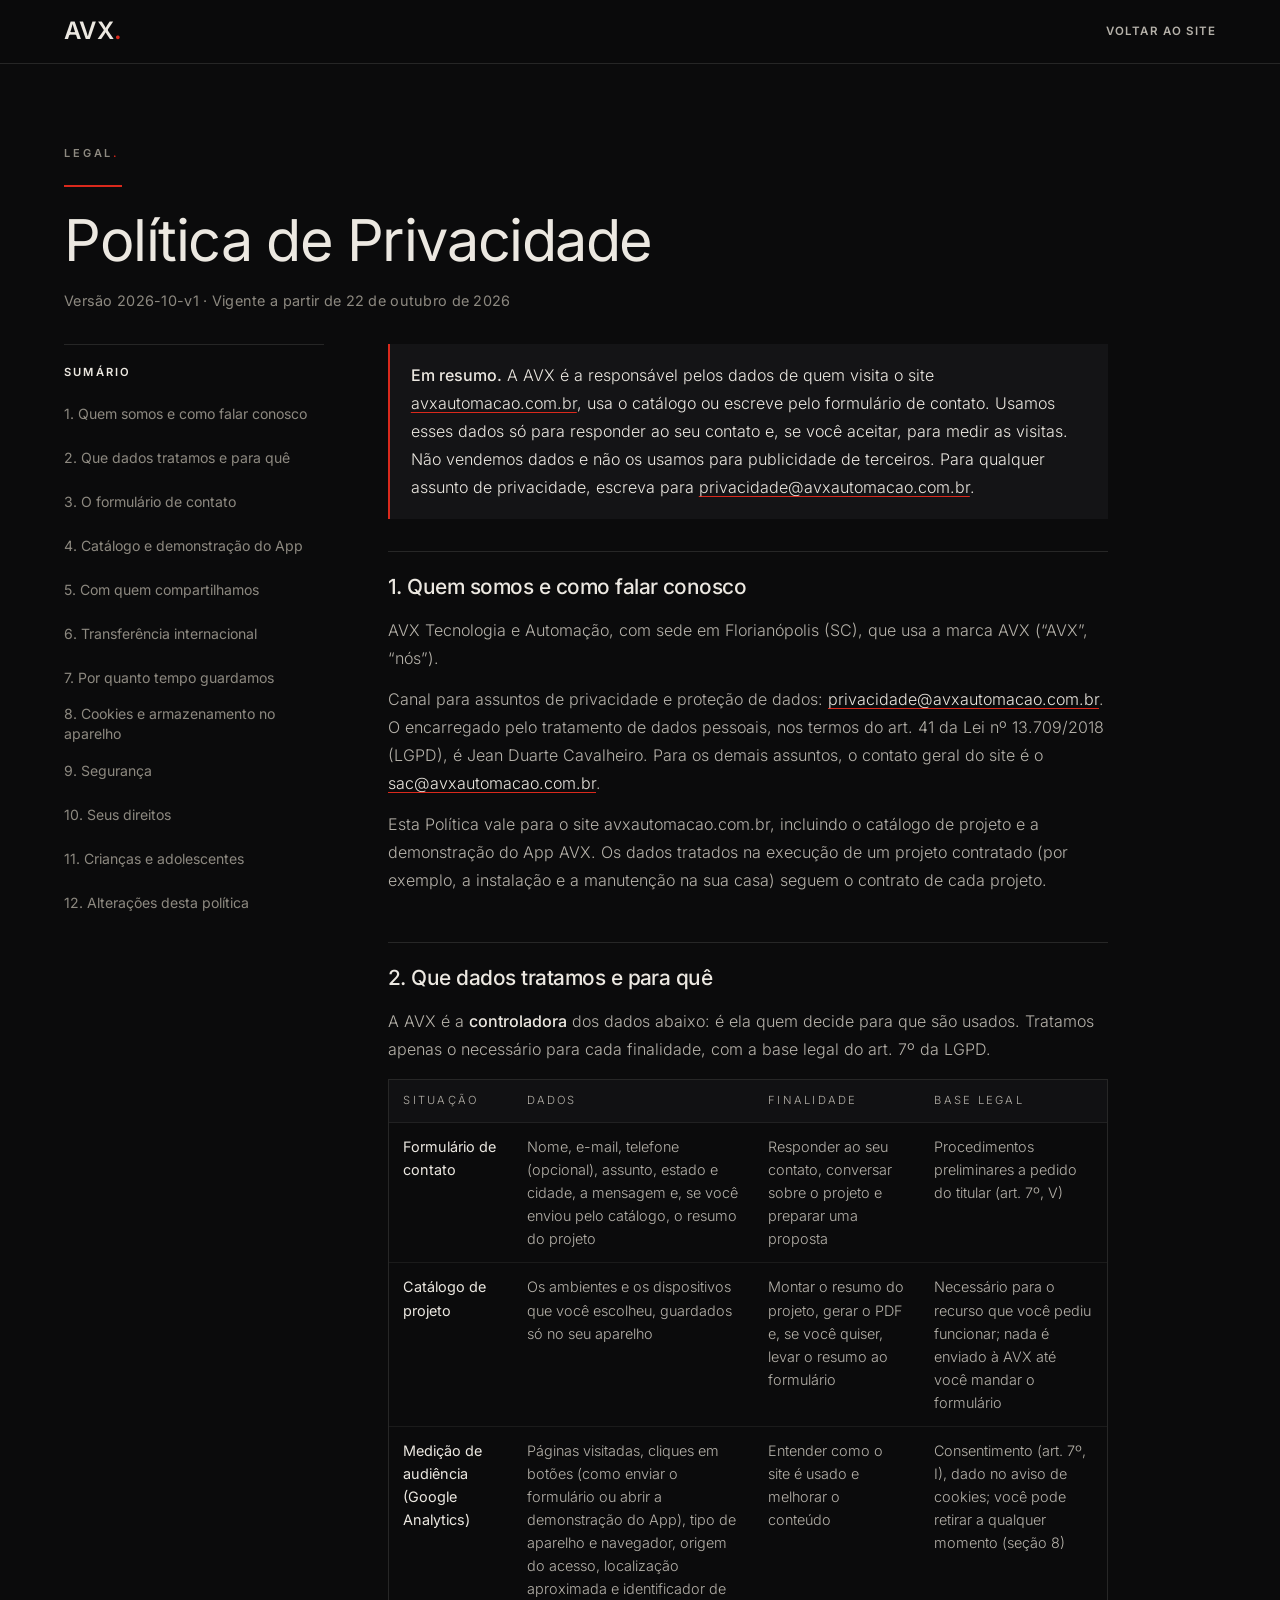
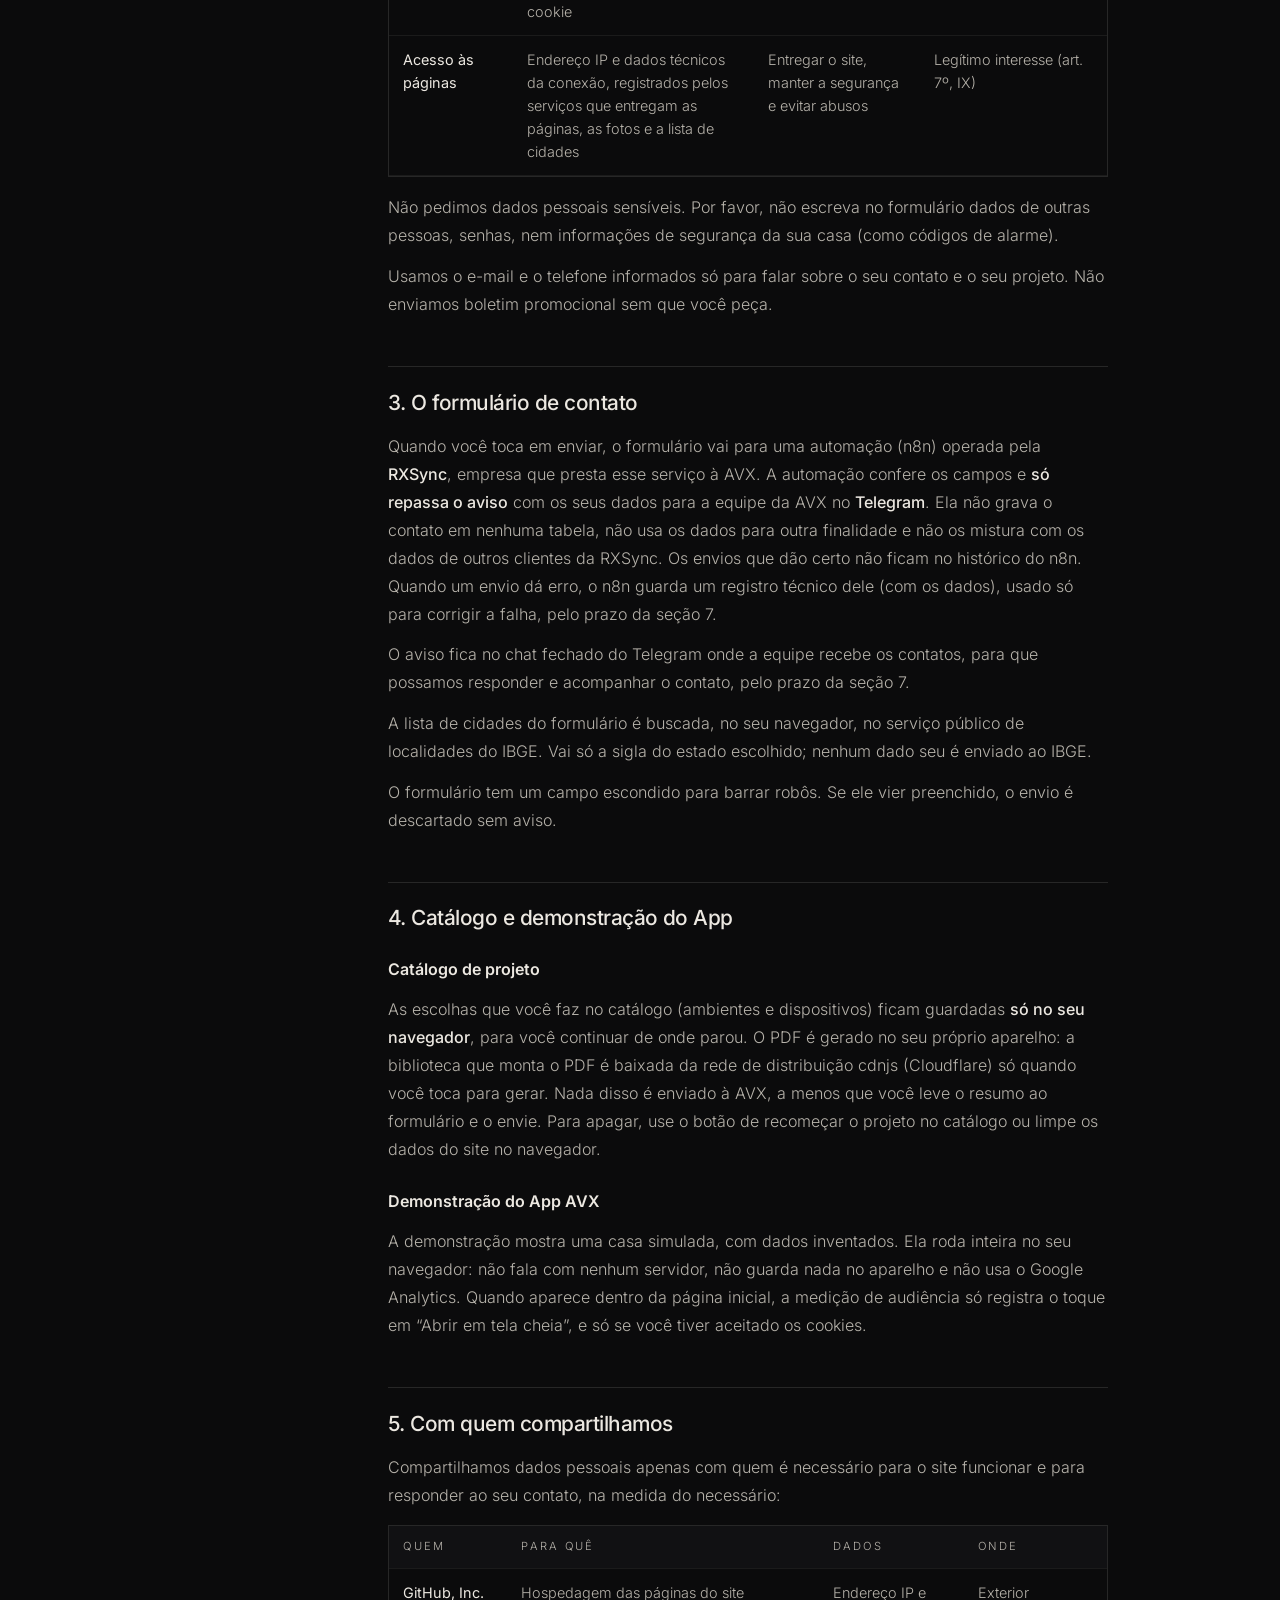
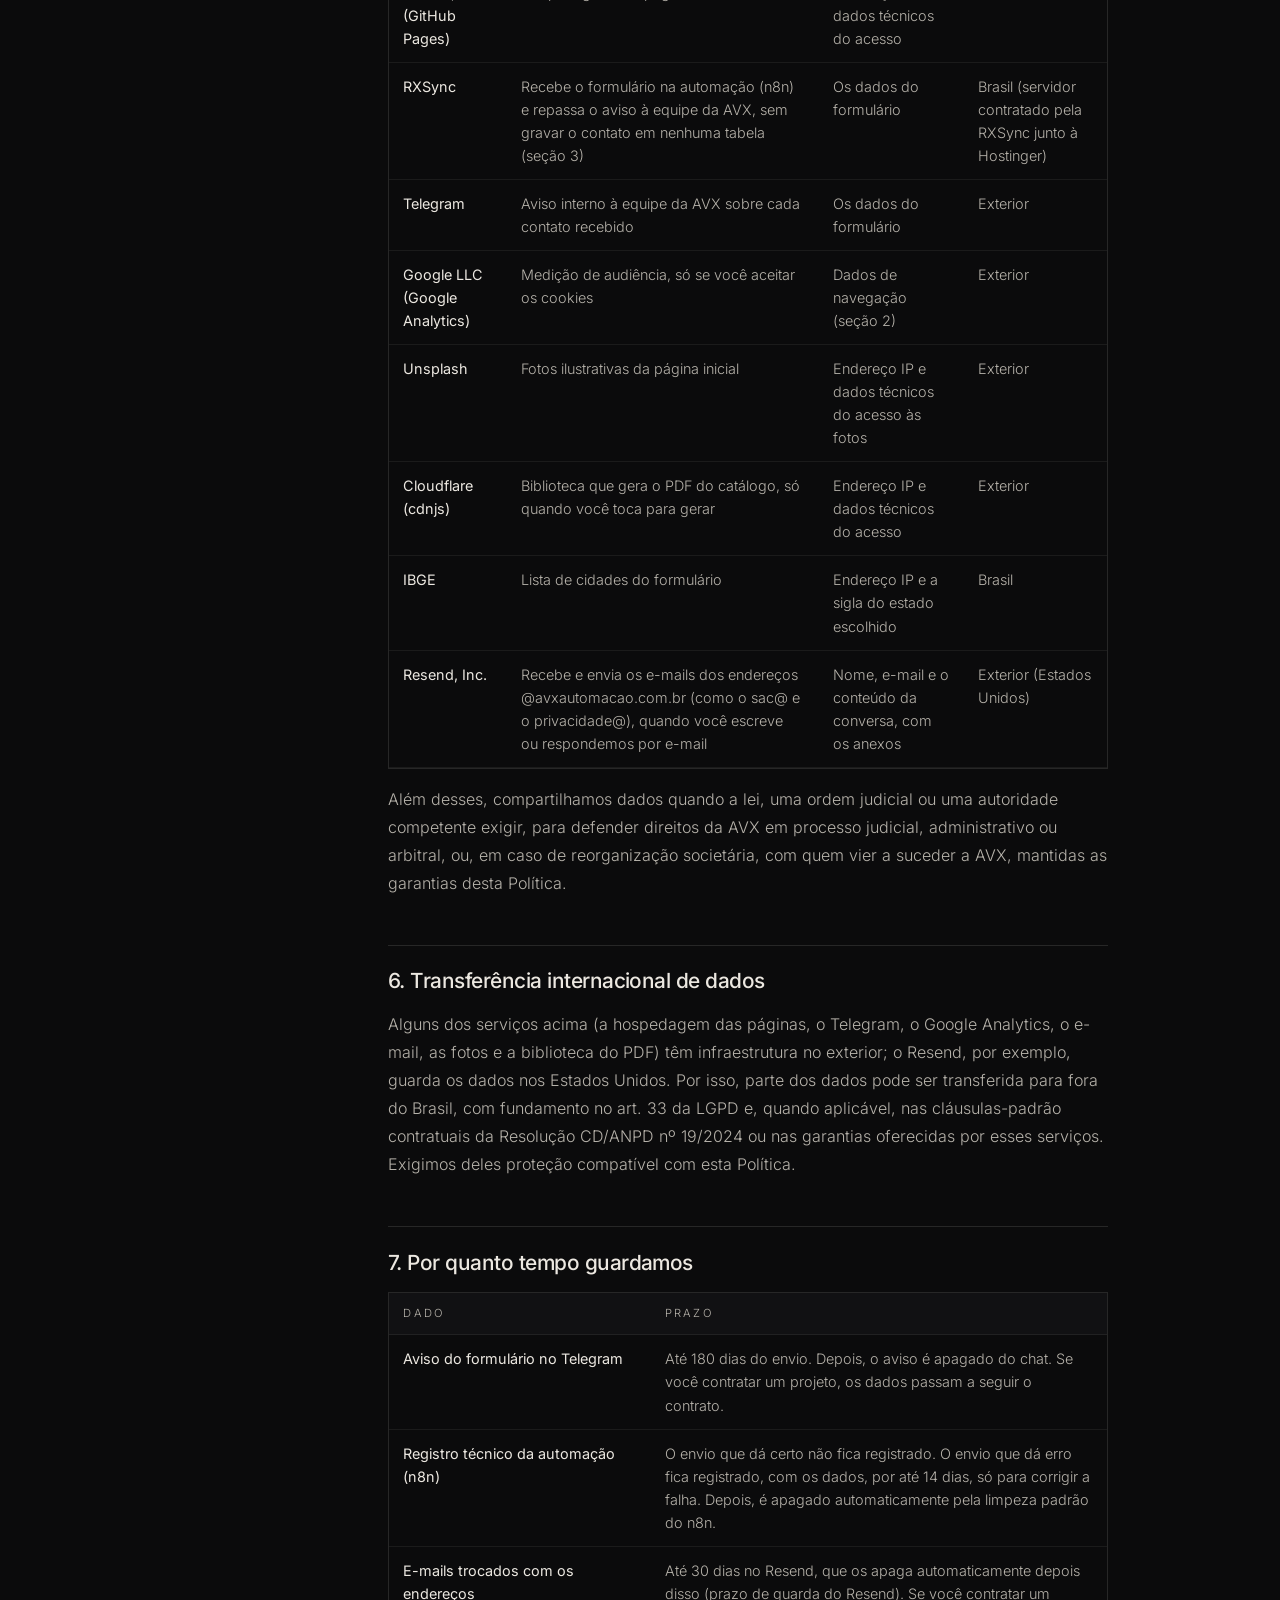
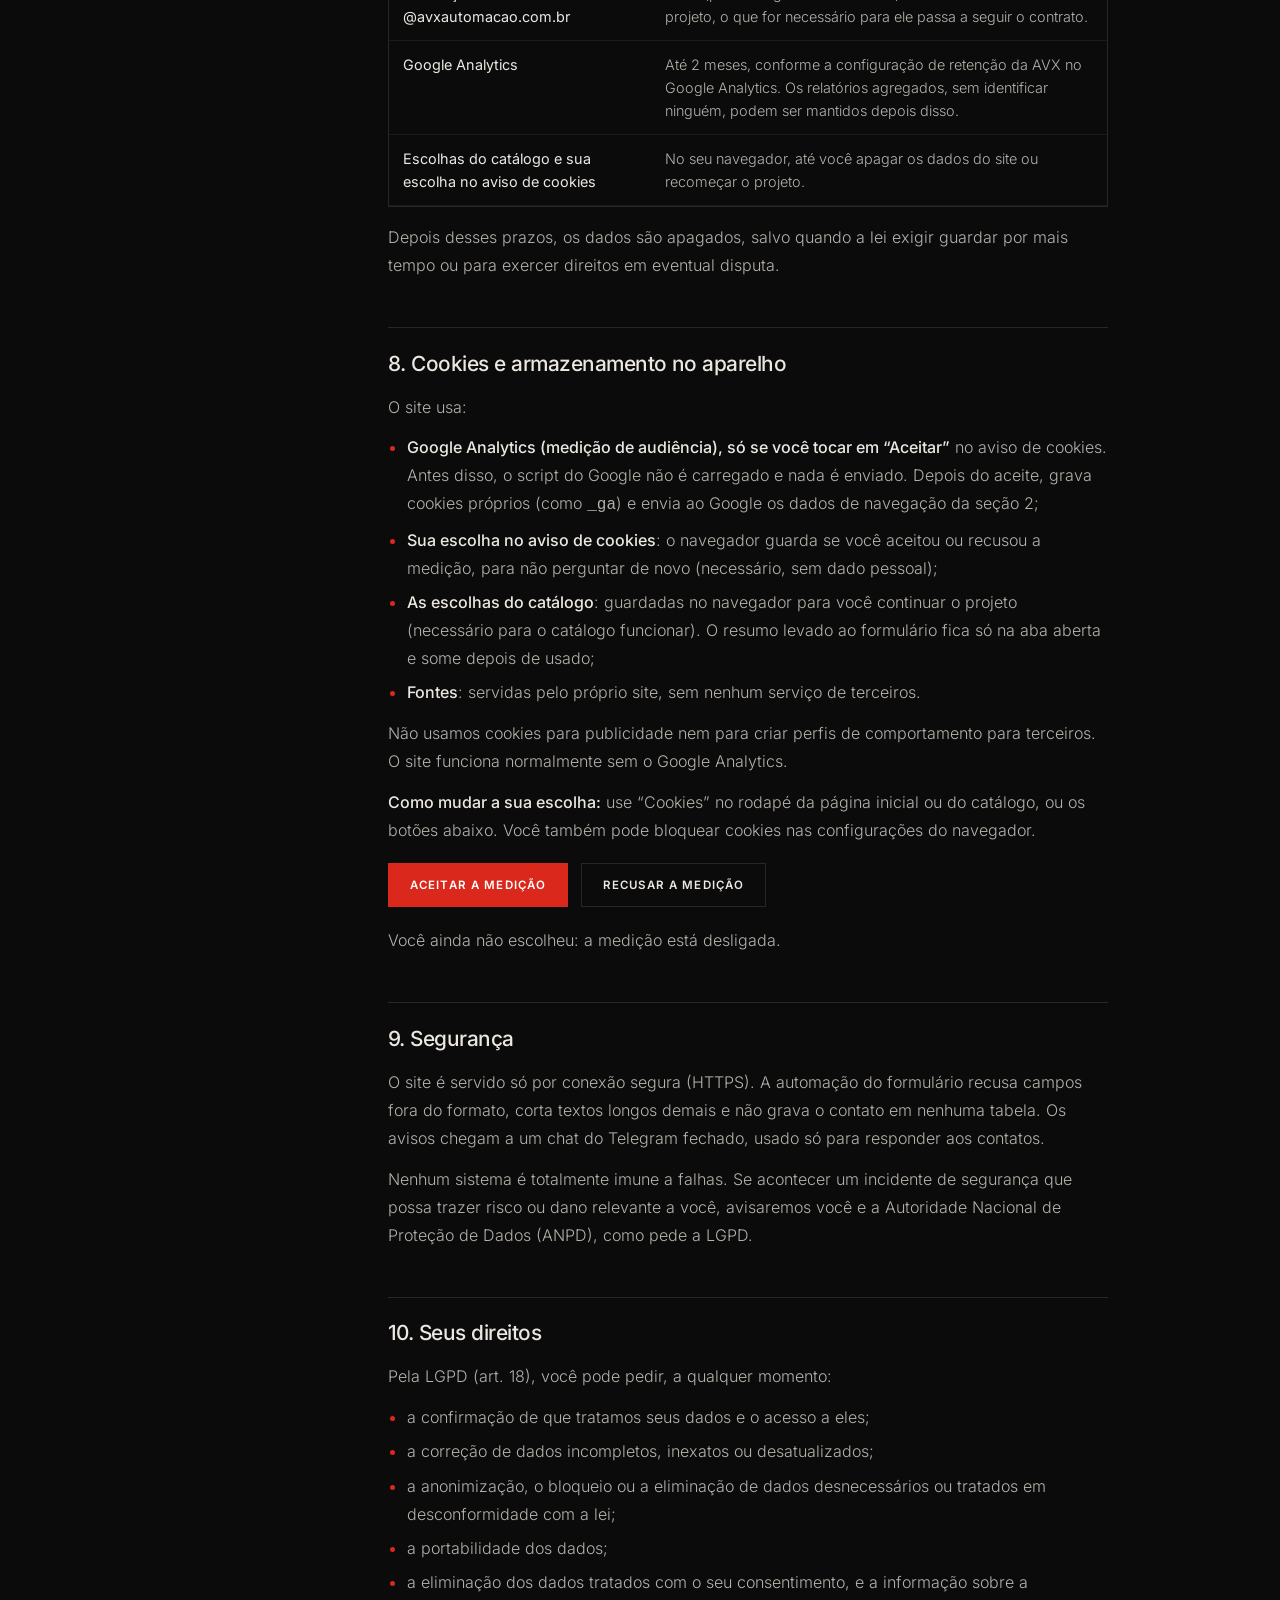
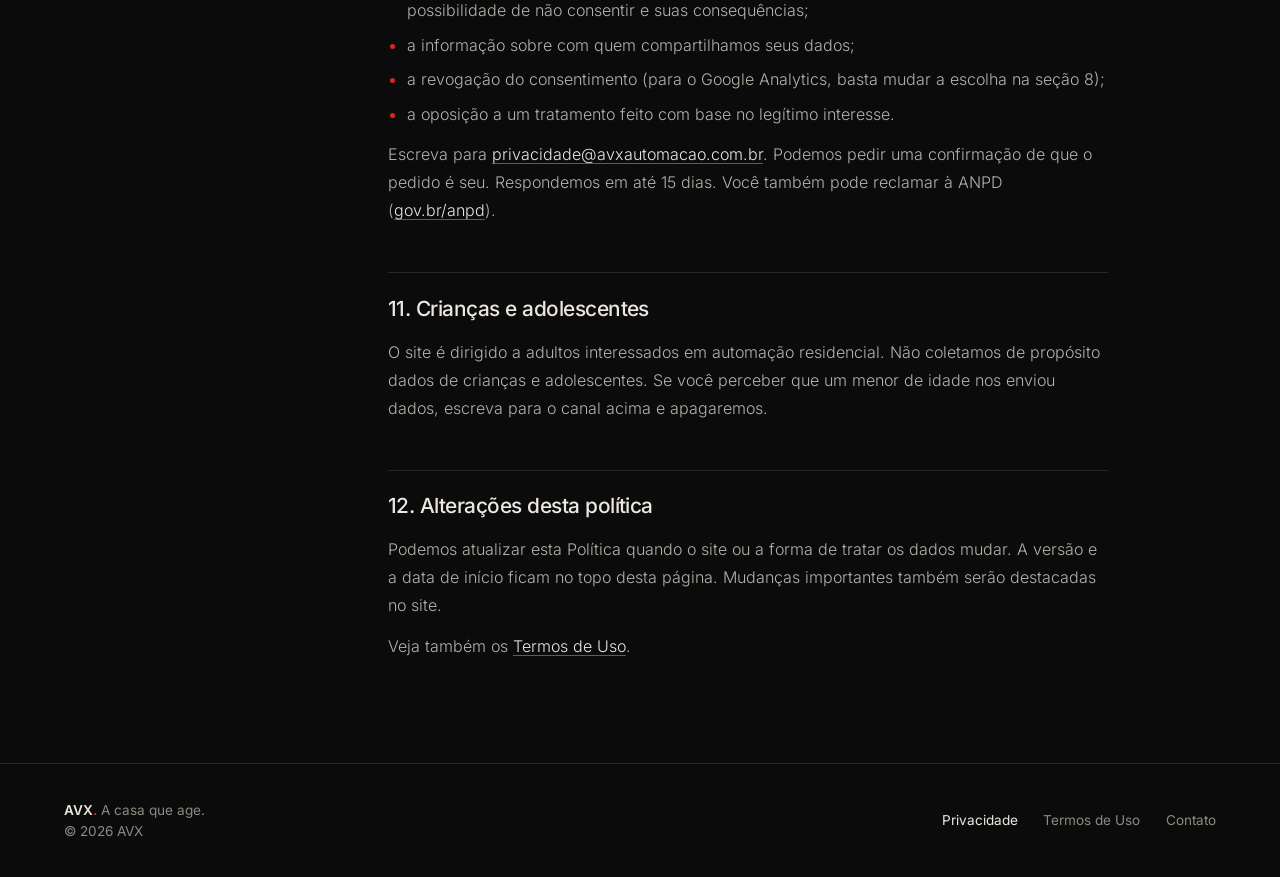
<file: privacidade.html>
<!DOCTYPE html>
<html lang="pt-BR">
<head>
<meta charset="UTF-8">
<meta name="viewport" content="width=device-width, initial-scale=1.0">
<title>Política de Privacidade | AVX</title>
<meta name="description" content="Como a AVX trata os dados de quem visita o site, usa o catálogo e escreve pelo formulário de contato.">
<meta name="robots" content="index, follow">
<meta name="theme-color" content="#0b0b0c">
<link rel="canonical" href="https://avxautomacao.com.br/privacidade.html">
<link rel="icon" type="image/png" sizes="32x32" href="assets/favicon-avx.png">
<link rel="apple-touch-icon" href="assets/favicon-avx.png">
<link rel="preload" href="assets/fontes/inter-variavel.woff2" as="font" type="font/woff2" crossorigin>
<link rel="stylesheet" href="assets/fontes/fontes.css">
<link rel="stylesheet" href="assets/documento.css">
</head>
<body>
<a class="skip-link" href="#conteudo">Pular para o conteúdo</a>

<header class="nav">
  <a href="index.html" class="brand" aria-label="AVX, página inicial">AVX<span class="dot">.</span></a>
  <a href="index.html" class="voltar">Voltar ao site</a>
</header>

<main id="conteudo">
  <div class="doc-topo">
    <p class="eyebrow">Legal<span class="dot">.</span></p>
    <div class="regua" aria-hidden="true"></div>
    <h1>Política de Privacidade</h1>
    <p class="versao">Versão 2026-10-v1 · Vigente a partir de 22 de outubro de 2026</p>
  </div>

  <div class="doc-grade">
    <nav class="sumario" aria-labelledby="sumario-titulo">
      <h2 id="sumario-titulo">Sumário</h2>
      <ol>
        <li><a href="#quem-somos">1. Quem somos e como falar conosco</a></li>
        <li><a href="#dados">2. Que dados tratamos e para quê</a></li>
        <li><a href="#formulario">3. O formulário de contato</a></li>
        <li><a href="#catalogo">4. Catálogo e demonstração do App</a></li>
        <li><a href="#compartilhamos">5. Com quem compartilhamos</a></li>
        <li><a href="#exterior">6. Transferência internacional</a></li>
        <li><a href="#prazos">7. Por quanto tempo guardamos</a></li>
        <li><a href="#cookies">8. Cookies e armazenamento no aparelho</a></li>
        <li><a href="#seguranca">9. Segurança</a></li>
        <li><a href="#direitos">10. Seus direitos</a></li>
        <li><a href="#criancas">11. Crianças e adolescentes</a></li>
        <li><a href="#alteracoes">12. Alterações desta política</a></li>
      </ol>
    </nav>

    <article class="doc">
      <div class="resumo">
        <p><strong>Em resumo.</strong> A AVX é a responsável pelos dados de quem visita o site <a href="index.html">avxautomacao.com.br</a>, usa o catálogo ou escreve pelo formulário de contato. Usamos esses dados só para responder ao seu contato e, se você aceitar, para medir as visitas. Não vendemos dados e não os usamos para publicidade de terceiros. Para qualquer assunto de privacidade, escreva para <a href="mailto:privacidade@avxautomacao.com.br">privacidade@avxautomacao.com.br</a>.</p>
      </div>

      <section id="quem-somos" aria-labelledby="t1">
        <h2 id="t1">1. Quem somos e como falar conosco</h2>
        <p>AVX Tecnologia e Automação, com sede em Florianópolis (SC), que usa a marca AVX (“AVX”, “nós”).</p>
        <p>Canal para assuntos de privacidade e proteção de dados: <a href="mailto:privacidade@avxautomacao.com.br">privacidade@avxautomacao.com.br</a>. O encarregado pelo tratamento de dados pessoais, nos termos do art. 41 da Lei nº 13.709/2018 (LGPD), é Jean Duarte Cavalheiro. Para os demais assuntos, o contato geral do site é o <a href="mailto:sac@avxautomacao.com.br">sac@avxautomacao.com.br</a>.</p>
        <p>Esta Política vale para o site avxautomacao.com.br, incluindo o catálogo de projeto e a demonstração do App AVX. Os dados tratados na execução de um projeto contratado (por exemplo, a instalação e a manutenção na sua casa) seguem o contrato de cada projeto.</p>
      </section>

      <section id="dados" aria-labelledby="t2">
        <h2 id="t2">2. Que dados tratamos e para quê</h2>
        <p>A AVX é a <strong>controladora</strong> dos dados abaixo: é ela quem decide para que são usados. Tratamos apenas o necessário para cada finalidade, com a base legal do art. 7º da LGPD.</p>
        <div class="tabela">
          <table>
            <thead><tr><th>Situação</th><th>Dados</th><th>Finalidade</th><th>Base legal</th></tr></thead>
            <tbody>
              <tr><td>Formulário de contato</td><td>Nome, e-mail, telefone (opcional), assunto, estado e cidade, a mensagem e, se você enviou pelo catálogo, o resumo do projeto</td><td>Responder ao seu contato, conversar sobre o projeto e preparar uma proposta</td><td>Procedimentos preliminares a pedido do titular (art. 7º, V)</td></tr>
              <tr><td>Catálogo de projeto</td><td>Os ambientes e os dispositivos que você escolheu, guardados só no seu aparelho</td><td>Montar o resumo do projeto, gerar o PDF e, se você quiser, levar o resumo ao formulário</td><td>Necessário para o recurso que você pediu funcionar; nada é enviado à AVX até você mandar o formulário</td></tr>
              <tr><td>Medição de audiência (Google Analytics)</td><td>Páginas visitadas, cliques em botões (como enviar o formulário ou abrir a demonstração do App), tipo de aparelho e navegador, origem do acesso, localização aproximada e identificador de cookie</td><td>Entender como o site é usado e melhorar o conteúdo</td><td>Consentimento (art. 7º, I), dado no aviso de cookies; você pode retirar a qualquer momento (seção 8)</td></tr>
              <tr><td>Acesso às páginas</td><td>Endereço IP e dados técnicos da conexão, registrados pelos serviços que entregam as páginas, as fotos e a lista de cidades</td><td>Entregar o site, manter a segurança e evitar abusos</td><td>Legítimo interesse (art. 7º, IX)</td></tr>
            </tbody>
          </table>
        </div>
        <p>Não pedimos dados pessoais sensíveis. Por favor, não escreva no formulário dados de outras pessoas, senhas, nem informações de segurança da sua casa (como códigos de alarme).</p>
        <p>Usamos o e-mail e o telefone informados só para falar sobre o seu contato e o seu projeto. Não enviamos boletim promocional sem que você peça.</p>
      </section>

      <section id="formulario" aria-labelledby="t3">
        <h2 id="t3">3. O formulário de contato</h2>
        <p>Quando você toca em enviar, o formulário vai para uma automação (n8n) operada pela <strong>RXSync</strong>, empresa que presta esse serviço à AVX. A automação confere os campos e <strong>só repassa o aviso</strong> com os seus dados para a equipe da AVX no <strong>Telegram</strong>. Ela não grava o contato em nenhuma tabela, não usa os dados para outra finalidade e não os mistura com os dados de outros clientes da RXSync. Os envios que dão certo não ficam no histórico do n8n. Quando um envio dá erro, o n8n guarda um registro técnico dele (com os dados), usado só para corrigir a falha, pelo prazo da seção 7.</p>
        <p>O aviso fica no chat fechado do Telegram onde a equipe recebe os contatos, para que possamos responder e acompanhar o contato, pelo prazo da seção 7.</p>
        <p>A lista de cidades do formulário é buscada, no seu navegador, no serviço público de localidades do IBGE. Vai só a sigla do estado escolhido; nenhum dado seu é enviado ao IBGE.</p>
        <p>O formulário tem um campo escondido para barrar robôs. Se ele vier preenchido, o envio é descartado sem aviso.</p>
      </section>

      <section id="catalogo" aria-labelledby="t4">
        <h2 id="t4">4. Catálogo e demonstração do App</h2>
        <h3>Catálogo de projeto</h3>
        <p>As escolhas que você faz no catálogo (ambientes e dispositivos) ficam guardadas <strong>só no seu navegador</strong>, para você continuar de onde parou. O PDF é gerado no seu próprio aparelho: a biblioteca que monta o PDF é baixada da rede de distribuição cdnjs (Cloudflare) só quando você toca para gerar. Nada disso é enviado à AVX, a menos que você leve o resumo ao formulário e o envie. Para apagar, use o botão de recomeçar o projeto no catálogo ou limpe os dados do site no navegador.</p>
        <h3>Demonstração do App AVX</h3>
        <p>A demonstração mostra uma casa simulada, com dados inventados. Ela roda inteira no seu navegador: não fala com nenhum servidor, não guarda nada no aparelho e não usa o Google Analytics. Quando aparece dentro da página inicial, a medição de audiência só registra o toque em “Abrir em tela cheia”, e só se você tiver aceitado os cookies.</p>
      </section>

      <section id="compartilhamos" aria-labelledby="t5">
        <h2 id="t5">5. Com quem compartilhamos</h2>
        <p>Compartilhamos dados pessoais apenas com quem é necessário para o site funcionar e para responder ao seu contato, na medida do necessário:</p>
        <div class="tabela">
          <table>
            <thead><tr><th>Quem</th><th>Para quê</th><th>Dados</th><th>Onde</th></tr></thead>
            <tbody>
              <tr><td>GitHub, Inc. (GitHub Pages)</td><td>Hospedagem das páginas do site</td><td>Endereço IP e dados técnicos do acesso</td><td>Exterior</td></tr>
              <tr><td>RXSync</td><td>Recebe o formulário na automação (n8n) e repassa o aviso à equipe da AVX, sem gravar o contato em nenhuma tabela (seção 3)</td><td>Os dados do formulário</td><td>Brasil (servidor contratado pela RXSync junto à Hostinger)</td></tr>
              <tr><td>Telegram</td><td>Aviso interno à equipe da AVX sobre cada contato recebido</td><td>Os dados do formulário</td><td>Exterior</td></tr>
              <tr><td>Google LLC (Google Analytics)</td><td>Medição de audiência, só se você aceitar os cookies</td><td>Dados de navegação (seção 2)</td><td>Exterior</td></tr>
              <tr><td>Unsplash</td><td>Fotos ilustrativas da página inicial</td><td>Endereço IP e dados técnicos do acesso às fotos</td><td>Exterior</td></tr>
              <tr><td>Cloudflare (cdnjs)</td><td>Biblioteca que gera o PDF do catálogo, só quando você toca para gerar</td><td>Endereço IP e dados técnicos do acesso</td><td>Exterior</td></tr>
              <tr><td>IBGE</td><td>Lista de cidades do formulário</td><td>Endereço IP e a sigla do estado escolhido</td><td>Brasil</td></tr>
              <tr><td>Resend, Inc.</td><td>Recebe e envia os e-mails dos endereços @avxautomacao.com.br (como o sac@ e o privacidade@), quando você escreve ou respondemos por e-mail</td><td>Nome, e-mail e o conteúdo da conversa, com os anexos</td><td>Exterior (Estados Unidos)</td></tr>
            </tbody>
          </table>
        </div>
        <p>Além desses, compartilhamos dados quando a lei, uma ordem judicial ou uma autoridade competente exigir, para defender direitos da AVX em processo judicial, administrativo ou arbitral, ou, em caso de reorganização societária, com quem vier a suceder a AVX, mantidas as garantias desta Política.</p>
      </section>

      <section id="exterior" aria-labelledby="t6">
        <h2 id="t6">6. Transferência internacional de dados</h2>
        <p>Alguns dos serviços acima (a hospedagem das páginas, o Telegram, o Google Analytics, o e-mail, as fotos e a biblioteca do PDF) têm infraestrutura no exterior; o Resend, por exemplo, guarda os dados nos Estados Unidos. Por isso, parte dos dados pode ser transferida para fora do Brasil, com fundamento no art. 33 da LGPD e, quando aplicável, nas cláusulas-padrão contratuais da Resolução CD/ANPD nº 19/2024 ou nas garantias oferecidas por esses serviços. Exigimos deles proteção compatível com esta Política.</p>
      </section>

      <section id="prazos" aria-labelledby="t7">
        <h2 id="t7">7. Por quanto tempo guardamos</h2>
        <div class="tabela">
          <table>
            <thead><tr><th>Dado</th><th>Prazo</th></tr></thead>
            <tbody>
              <tr><td>Aviso do formulário no Telegram</td><td>Até 180 dias do envio. Depois, o aviso é apagado do chat. Se você contratar um projeto, os dados passam a seguir o contrato.</td></tr>
              <tr><td>Registro técnico da automação (n8n)</td><td>O envio que dá certo não fica registrado. O envio que dá erro fica registrado, com os dados, por até 14 dias, só para corrigir a falha. Depois, é apagado automaticamente pela limpeza padrão do n8n.</td></tr>
              <tr><td>E-mails trocados com os endereços @avxautomacao.com.br</td><td>Até 30 dias no Resend, que os apaga automaticamente depois disso (prazo de guarda do Resend). Se você contratar um projeto, o que for necessário para ele passa a seguir o contrato.</td></tr>
              <tr><td>Google Analytics</td><td>Até 2 meses, conforme a configuração de retenção da AVX no Google Analytics. Os relatórios agregados, sem identificar ninguém, podem ser mantidos depois disso.</td></tr>
              <tr><td>Escolhas do catálogo e sua escolha no aviso de cookies</td><td>No seu navegador, até você apagar os dados do site ou recomeçar o projeto.</td></tr>
            </tbody>
          </table>
        </div>
        <p>Depois desses prazos, os dados são apagados, salvo quando a lei exigir guardar por mais tempo ou para exercer direitos em eventual disputa.</p>
      </section>

      <section id="cookies" aria-labelledby="t8">
        <h2 id="t8">8. Cookies e armazenamento no aparelho</h2>
        <p>O site usa:</p>
        <ul>
          <li><strong>Google Analytics (medição de audiência), só se você tocar em “Aceitar”</strong> no aviso de cookies. Antes disso, o script do Google não é carregado e nada é enviado. Depois do aceite, grava cookies próprios (como <code>_ga</code>) e envia ao Google os dados de navegação da seção 2;</li>
          <li><strong>Sua escolha no aviso de cookies</strong>: o navegador guarda se você aceitou ou recusou a medição, para não perguntar de novo (necessário, sem dado pessoal);</li>
          <li><strong>As escolhas do catálogo</strong>: guardadas no navegador para você continuar o projeto (necessário para o catálogo funcionar). O resumo levado ao formulário fica só na aba aberta e some depois de usado;</li>
          <li><strong>Fontes</strong>: servidas pelo próprio site, sem nenhum serviço de terceiros.</li>
        </ul>
        <p>Não usamos cookies para publicidade nem para criar perfis de comportamento para terceiros. O site funciona normalmente sem o Google Analytics.</p>
        <p><strong>Como mudar a sua escolha:</strong> use “Cookies” no rodapé da página inicial ou do catálogo, ou os botões abaixo. Você também pode bloquear cookies nas configurações do navegador.</p>
        <div class="escolha">
          <button type="button" class="botao primario" id="aceitar-medicao">Aceitar a medição</button>
          <button type="button" class="botao" id="recusar-medicao">Recusar a medição</button>
        </div>
        <p class="escolha-estado" id="estado-medicao" aria-live="polite"></p>
      </section>

      <section id="seguranca" aria-labelledby="t9">
        <h2 id="t9">9. Segurança</h2>
        <p>O site é servido só por conexão segura (HTTPS). A automação do formulário recusa campos fora do formato, corta textos longos demais e não grava o contato em nenhuma tabela. Os avisos chegam a um chat do Telegram fechado, usado só para responder aos contatos.</p>
        <p>Nenhum sistema é totalmente imune a falhas. Se acontecer um incidente de segurança que possa trazer risco ou dano relevante a você, avisaremos você e a Autoridade Nacional de Proteção de Dados (ANPD), como pede a LGPD.</p>
      </section>

      <section id="direitos" aria-labelledby="t10">
        <h2 id="t10">10. Seus direitos</h2>
        <p>Pela LGPD (art. 18), você pode pedir, a qualquer momento:</p>
        <ul>
          <li>a confirmação de que tratamos seus dados e o acesso a eles;</li>
          <li>a correção de dados incompletos, inexatos ou desatualizados;</li>
          <li>a anonimização, o bloqueio ou a eliminação de dados desnecessários ou tratados em desconformidade com a lei;</li>
          <li>a portabilidade dos dados;</li>
          <li>a eliminação dos dados tratados com o seu consentimento, e a informação sobre a possibilidade de não consentir e suas consequências;</li>
          <li>a informação sobre com quem compartilhamos seus dados;</li>
          <li>a revogação do consentimento (para o Google Analytics, basta mudar a escolha na seção 8);</li>
          <li>a oposição a um tratamento feito com base no legítimo interesse.</li>
        </ul>
        <p>Escreva para <a href="mailto:privacidade@avxautomacao.com.br">privacidade@avxautomacao.com.br</a>. Podemos pedir uma confirmação de que o pedido é seu. Respondemos em até 15 dias. Você também pode reclamar à ANPD (<a href="https://www.gov.br/anpd" rel="noopener">gov.br/anpd</a>).</p>
      </section>

      <section id="criancas" aria-labelledby="t11">
        <h2 id="t11">11. Crianças e adolescentes</h2>
        <p>O site é dirigido a adultos interessados em automação residencial. Não coletamos de propósito dados de crianças e adolescentes. Se você perceber que um menor de idade nos enviou dados, escreva para o canal acima e apagaremos.</p>
      </section>

      <section id="alteracoes" aria-labelledby="t12">
        <h2 id="t12">12. Alterações desta política</h2>
        <p>Podemos atualizar esta Política quando o site ou a forma de tratar os dados mudar. A versão e a data de início ficam no topo desta página. Mudanças importantes também serão destacadas no site.</p>
        <p>Veja também os <a href="termos.html">Termos de Uso</a>.</p>
      </section>
    </article>
  </div>
</main>

<footer class="rodape">
  <div class="rodape-grade">
    <p class="assinatura"><b>AVX<span>.</span></b> A casa que age.<br>© 2026 AVX</p>
    <nav aria-label="Legal">
      <a href="privacidade.html" aria-current="page">Privacidade</a>
      <a href="termos.html">Termos de Uso</a>
      <a href="index.html#contato">Contato</a>
    </nav>
  </div>
</footer>

<script>
/* Escolha da medição de audiência. Esta página não carrega o Google Analytics: a escolha vale a partir da próxima página. */
(function(){
  var estado = document.getElementById('estado-medicao');
  function mostrar(){
    var c = null; try { c = localStorage.getItem('avxConsent'); } catch (e) {}
    estado.textContent = c === 'granted' ? 'Sua escolha atual: medição aceita.' : c === 'denied' ? 'Sua escolha atual: medição recusada.' : 'Você ainda não escolheu: a medição está desligada.';
  }
  function escolher(valor){
    try { localStorage.setItem('avxConsent', valor); } catch (e) {}
    if (valor === 'denied') {
      // Apaga os cookies do Google Analytics que já existirem neste domínio.
      document.cookie.split(';').forEach(function(c){
        var nome = c.split('=')[0].trim();
        if (/^_ga/.test(nome)) ['', '; domain=.avxautomacao.com.br', '; domain=avxautomacao.com.br'].forEach(function(d){ document.cookie = nome + '=; Max-Age=0; path=/' + d; });
      });
    }
    mostrar();
  }
  document.getElementById('aceitar-medicao').addEventListener('click', function(){ escolher('granted'); });
  document.getElementById('recusar-medicao').addEventListener('click', function(){ escolher('denied'); });
  mostrar();
})();
</script>
</body>
</html>
</file>
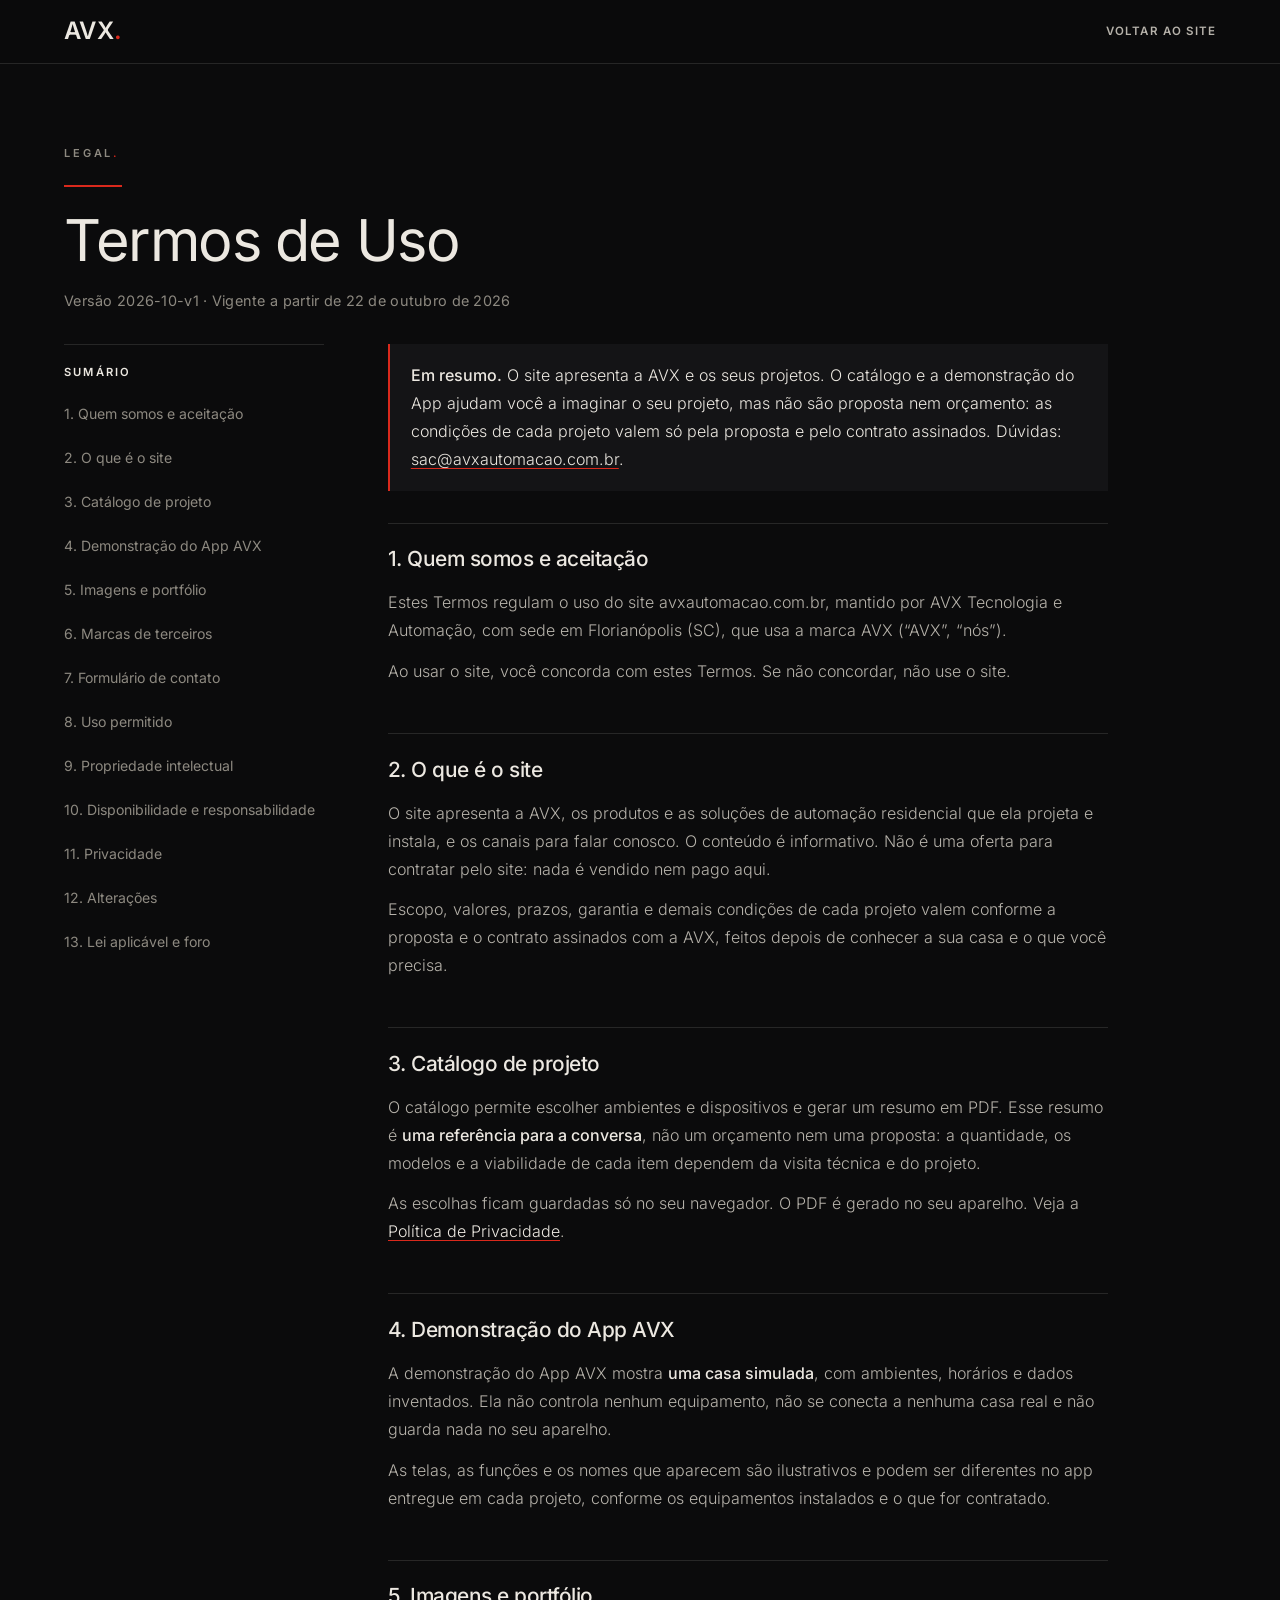
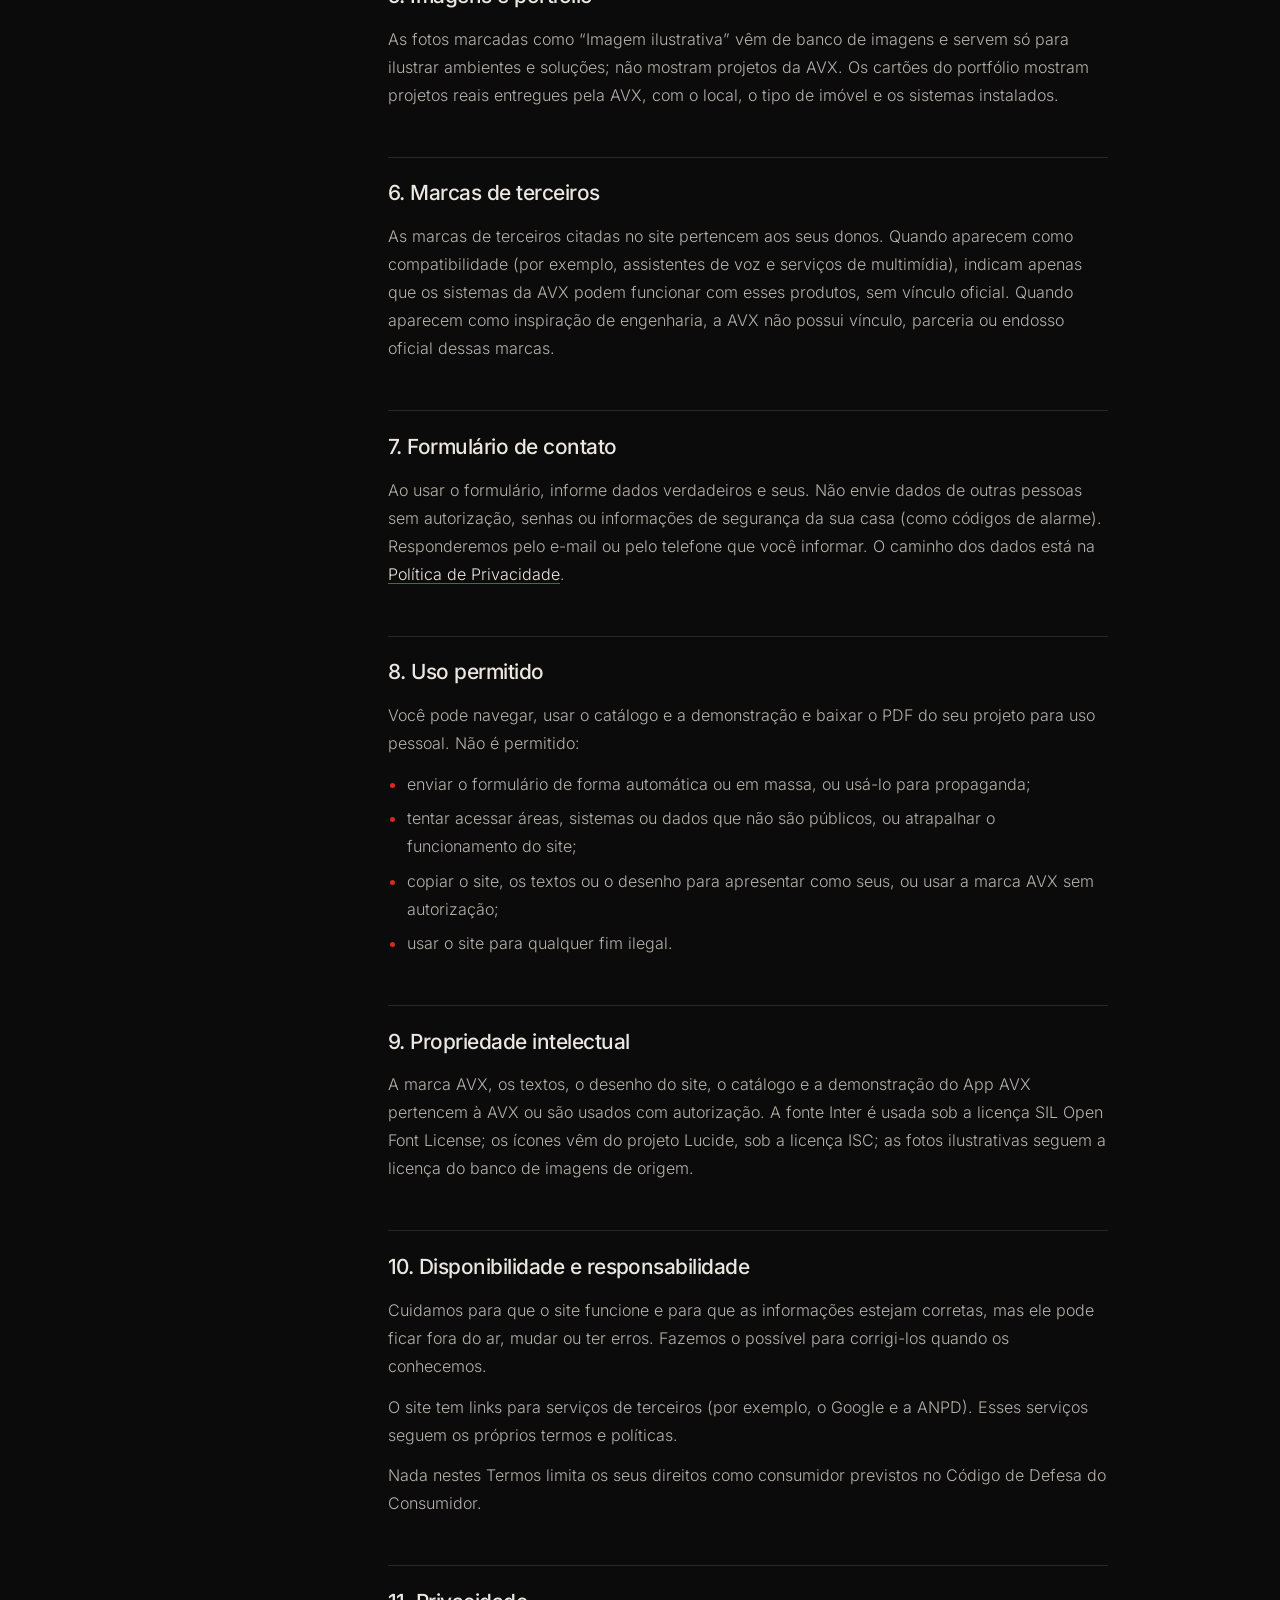
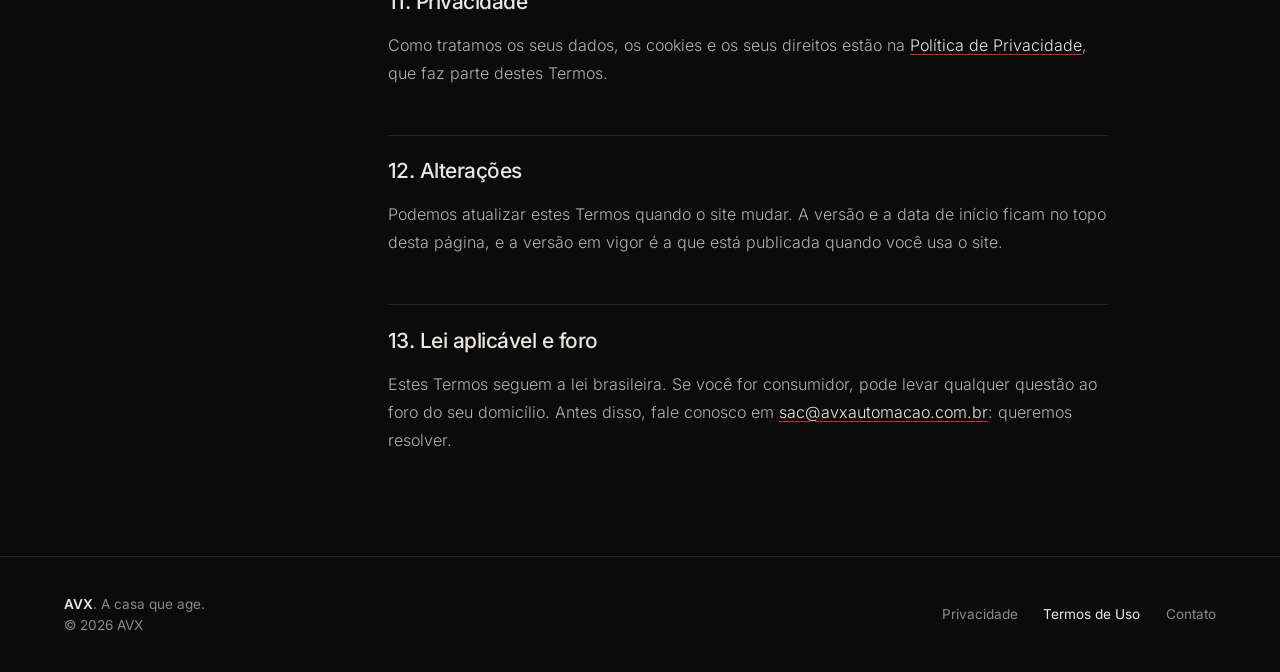
<file: termos.html>
<!DOCTYPE html>
<html lang="pt-BR">
<head>
<meta charset="UTF-8">
<meta name="viewport" content="width=device-width, initial-scale=1.0">
<title>Termos de Uso | AVX</title>
<meta name="description" content="Regras de uso do site da AVX, do catálogo de projeto e da demonstração do App AVX.">
<meta name="robots" content="index, follow">
<meta name="theme-color" content="#0b0b0c">
<link rel="canonical" href="https://avxautomacao.com.br/termos.html">
<link rel="icon" type="image/png" sizes="32x32" href="assets/favicon-avx.png">
<link rel="apple-touch-icon" href="assets/favicon-avx.png">
<link rel="preload" href="assets/fontes/inter-variavel.woff2" as="font" type="font/woff2" crossorigin>
<link rel="stylesheet" href="assets/fontes/fontes.css">
<link rel="stylesheet" href="assets/documento.css">
</head>
<body>
<a class="skip-link" href="#conteudo">Pular para o conteúdo</a>

<header class="nav">
  <a href="index.html" class="brand" aria-label="AVX, página inicial">AVX<span class="dot">.</span></a>
  <a href="index.html" class="voltar">Voltar ao site</a>
</header>

<main id="conteudo">
  <div class="doc-topo">
    <p class="eyebrow">Legal<span class="dot">.</span></p>
    <div class="regua" aria-hidden="true"></div>
    <h1>Termos de Uso</h1>
    <p class="versao">Versão 2026-10-v1 · Vigente a partir de 22 de outubro de 2026</p>
  </div>

  <div class="doc-grade">
    <nav class="sumario" aria-labelledby="sumario-titulo">
      <h2 id="sumario-titulo">Sumário</h2>
      <ol>
        <li><a href="#quem-somos">1. Quem somos e aceitação</a></li>
        <li><a href="#site">2. O que é o site</a></li>
        <li><a href="#catalogo">3. Catálogo de projeto</a></li>
        <li><a href="#app">4. Demonstração do App AVX</a></li>
        <li><a href="#imagens">5. Imagens e portfólio</a></li>
        <li><a href="#marcas">6. Marcas de terceiros</a></li>
        <li><a href="#contato">7. Formulário de contato</a></li>
        <li><a href="#uso">8. Uso permitido</a></li>
        <li><a href="#propriedade">9. Propriedade intelectual</a></li>
        <li><a href="#responsabilidade">10. Disponibilidade e responsabilidade</a></li>
        <li><a href="#privacidade">11. Privacidade</a></li>
        <li><a href="#alteracoes">12. Alterações</a></li>
        <li><a href="#lei">13. Lei aplicável e foro</a></li>
      </ol>
    </nav>

    <article class="doc">
      <div class="resumo">
        <p><strong>Em resumo.</strong> O site apresenta a AVX e os seus projetos. O catálogo e a demonstração do App ajudam você a imaginar o seu projeto, mas não são proposta nem orçamento: as condições de cada projeto valem só pela proposta e pelo contrato assinados. Dúvidas: <a href="mailto:sac@avxautomacao.com.br">sac@avxautomacao.com.br</a>.</p>
      </div>

      <section id="quem-somos" aria-labelledby="t1">
        <h2 id="t1">1. Quem somos e aceitação</h2>
        <p>Estes Termos regulam o uso do site avxautomacao.com.br, mantido por AVX Tecnologia e Automação, com sede em Florianópolis (SC), que usa a marca AVX (“AVX”, “nós”).</p>
        <p>Ao usar o site, você concorda com estes Termos. Se não concordar, não use o site.</p>
      </section>

      <section id="site" aria-labelledby="t2">
        <h2 id="t2">2. O que é o site</h2>
        <p>O site apresenta a AVX, os produtos e as soluções de automação residencial que ela projeta e instala, e os canais para falar conosco. O conteúdo é informativo. Não é uma oferta para contratar pelo site: nada é vendido nem pago aqui.</p>
        <p>Escopo, valores, prazos, garantia e demais condições de cada projeto valem conforme a proposta e o contrato assinados com a AVX, feitos depois de conhecer a sua casa e o que você precisa.</p>
      </section>

      <section id="catalogo" aria-labelledby="t3">
        <h2 id="t3">3. Catálogo de projeto</h2>
        <p>O catálogo permite escolher ambientes e dispositivos e gerar um resumo em PDF. Esse resumo é <strong>uma referência para a conversa</strong>, não um orçamento nem uma proposta: a quantidade, os modelos e a viabilidade de cada item dependem da visita técnica e do projeto.</p>
        <p>As escolhas ficam guardadas só no seu navegador. O PDF é gerado no seu aparelho. Veja a <a href="privacidade.html#catalogo">Política de Privacidade</a>.</p>
      </section>

      <section id="app" aria-labelledby="t4">
        <h2 id="t4">4. Demonstração do App AVX</h2>
        <p>A demonstração do App AVX mostra <strong>uma casa simulada</strong>, com ambientes, horários e dados inventados. Ela não controla nenhum equipamento, não se conecta a nenhuma casa real e não guarda nada no seu aparelho.</p>
        <p>As telas, as funções e os nomes que aparecem são ilustrativos e podem ser diferentes no app entregue em cada projeto, conforme os equipamentos instalados e o que for contratado.</p>
      </section>

      <section id="imagens" aria-labelledby="t5">
        <h2 id="t5">5. Imagens e portfólio</h2>
        <p>As fotos marcadas como “Imagem ilustrativa” vêm de banco de imagens e servem só para ilustrar ambientes e soluções; não mostram projetos da AVX. Os cartões do portfólio mostram projetos reais entregues pela AVX, com o local, o tipo de imóvel e os sistemas instalados.</p>
      </section>

      <section id="marcas" aria-labelledby="t6">
        <h2 id="t6">6. Marcas de terceiros</h2>
        <p>As marcas de terceiros citadas no site pertencem aos seus donos. Quando aparecem como compatibilidade (por exemplo, assistentes de voz e serviços de multimídia), indicam apenas que os sistemas da AVX podem funcionar com esses produtos, sem vínculo oficial. Quando aparecem como inspiração de engenharia, a AVX não possui vínculo, parceria ou endosso oficial dessas marcas.</p>
      </section>

      <section id="contato" aria-labelledby="t7">
        <h2 id="t7">7. Formulário de contato</h2>
        <p>Ao usar o formulário, informe dados verdadeiros e seus. Não envie dados de outras pessoas sem autorização, senhas ou informações de segurança da sua casa (como códigos de alarme). Responderemos pelo e-mail ou pelo telefone que você informar. O caminho dos dados está na <a href="privacidade.html#formulario">Política de Privacidade</a>.</p>
      </section>

      <section id="uso" aria-labelledby="t8">
        <h2 id="t8">8. Uso permitido</h2>
        <p>Você pode navegar, usar o catálogo e a demonstração e baixar o PDF do seu projeto para uso pessoal. Não é permitido:</p>
        <ul>
          <li>enviar o formulário de forma automática ou em massa, ou usá-lo para propaganda;</li>
          <li>tentar acessar áreas, sistemas ou dados que não são públicos, ou atrapalhar o funcionamento do site;</li>
          <li>copiar o site, os textos ou o desenho para apresentar como seus, ou usar a marca AVX sem autorização;</li>
          <li>usar o site para qualquer fim ilegal.</li>
        </ul>
      </section>

      <section id="propriedade" aria-labelledby="t9">
        <h2 id="t9">9. Propriedade intelectual</h2>
        <p>A marca AVX, os textos, o desenho do site, o catálogo e a demonstração do App AVX pertencem à AVX ou são usados com autorização. A fonte Inter é usada sob a licença SIL Open Font License; os ícones vêm do projeto Lucide, sob a licença ISC; as fotos ilustrativas seguem a licença do banco de imagens de origem.</p>
      </section>

      <section id="responsabilidade" aria-labelledby="t10">
        <h2 id="t10">10. Disponibilidade e responsabilidade</h2>
        <p>Cuidamos para que o site funcione e para que as informações estejam corretas, mas ele pode ficar fora do ar, mudar ou ter erros. Fazemos o possível para corrigi-los quando os conhecemos.</p>
        <p>O site tem links para serviços de terceiros (por exemplo, o Google e a ANPD). Esses serviços seguem os próprios termos e políticas.</p>
        <p>Nada nestes Termos limita os seus direitos como consumidor previstos no Código de Defesa do Consumidor.</p>
      </section>

      <section id="privacidade" aria-labelledby="t11">
        <h2 id="t11">11. Privacidade</h2>
        <p>Como tratamos os seus dados, os cookies e os seus direitos estão na <a href="privacidade.html">Política de Privacidade</a>, que faz parte destes Termos.</p>
      </section>

      <section id="alteracoes" aria-labelledby="t12">
        <h2 id="t12">12. Alterações</h2>
        <p>Podemos atualizar estes Termos quando o site mudar. A versão e a data de início ficam no topo desta página, e a versão em vigor é a que está publicada quando você usa o site.</p>
      </section>

      <section id="lei" aria-labelledby="t13">
        <h2 id="t13">13. Lei aplicável e foro</h2>
        <p>Estes Termos seguem a lei brasileira. Se você for consumidor, pode levar qualquer questão ao foro do seu domicílio. Antes disso, fale conosco em <a href="mailto:sac@avxautomacao.com.br">sac@avxautomacao.com.br</a>: queremos resolver.</p>
      </section>
    </article>
  </div>
</main>

<footer class="rodape">
  <div class="rodape-grade">
    <p class="assinatura"><b>AVX<span>.</span></b> A casa que age.<br>© 2026 AVX</p>
    <nav aria-label="Legal">
      <a href="privacidade.html">Privacidade</a>
      <a href="termos.html" aria-current="page">Termos de Uso</a>
      <a href="index.html#contato">Contato</a>
    </nav>
  </div>
</footer>
</body>
</html>
</file>
<file: assets/fontes/fontes.css>
/* Inter servida pelo próprio site (sem o Google Fonts): um arquivo variável com os pesos 300 a 700 do padrão de marca,
   só o alfabeto latino. Licença SIL Open Font License 1.1 (OFL-inter.txt, nesta pasta). Origem: Fontsource 5.2. */
@font-face{font-family:'Inter';font-style:normal;font-weight:300 700;font-display:swap;src:url('inter-variavel.woff2') format('woff2-variations'),url('inter-variavel.woff2') format('woff2');
  unicode-range:U+0000-00FF,U+0131,U+0152-0153,U+02BB-02BC,U+02C6,U+02DA,U+02DC,U+0304,U+0308,U+0329,U+2000-206F,U+20AC,U+2122,U+2191,U+2193,U+2212,U+2215,U+FEFF,U+FFFD}
</file>
<file: assets/documento.css>
/* Documentos legais da AVX (privacidade.html e termos.html).
   Mesmo padrão de marca do site: paleta, Inter do próprio site, escala de letter-spacing. */
:root{
  --ink:#0b0b0c; --ink-soft:#141416; --panel:#111113;
  --bone:#ece8e1; --bone-dim:#b6b2aa; --ash:#8d8980;
  --avx:#da291c; --avx-hover:#c1241a;
  --line:rgba(236,232,225,.12); --line-soft:rgba(236,232,225,.07);
  --ease:cubic-bezier(.4,0,0,1);
  --shell:clamp(1.25rem,5vw,6.5rem); --max:1320px; --navh:64px;
}
*{margin:0;padding:0;box-sizing:border-box}
html{scroll-behavior:smooth;-webkit-text-size-adjust:100%}
@media (prefers-reduced-motion:reduce){html{scroll-behavior:auto}}
::selection{background:var(--avx);color:#fff}
body{font-family:'Inter','Helvetica Neue',Arial,sans-serif;background:var(--ink);color:var(--bone);line-height:1.6;font-weight:400;-webkit-font-smoothing:antialiased;overflow-x:hidden}
a{color:inherit}
.skip-link{position:absolute;left:-9999px;top:0;z-index:200;background:var(--avx);color:#fff;padding:.7rem 1.2rem;font-size:.85rem}
.skip-link:focus{left:0}

/* Barra do topo */
.nav{position:sticky;top:0;z-index:50;height:var(--navh);padding:0 var(--shell);display:flex;align-items:center;justify-content:space-between;background:rgba(11,11,12,.86);backdrop-filter:blur(14px);-webkit-backdrop-filter:blur(14px);border-bottom:1px solid var(--line)}
.brand{font-weight:600;font-size:1.5rem;letter-spacing:.02em;text-decoration:none;display:inline-flex;align-items:center;min-height:44px}
.brand .dot{color:var(--avx)}
.voltar{display:inline-flex;align-items:center;min-height:44px;font-size:.72rem;font-weight:600;letter-spacing:.1em;text-transform:uppercase;color:var(--bone-dim);text-decoration:none}
.voltar:hover{color:var(--bone)}

/* Cabeçalho do documento */
.doc-topo{max-width:var(--max);margin:0 auto;padding:clamp(3rem,9vh,6rem) var(--shell) 2rem}
.eyebrow{font-size:11px;font-weight:600;letter-spacing:.26em;text-transform:uppercase;color:var(--ash)}
.eyebrow .dot{color:var(--avx)}
.regua{width:58px;height:2px;background:var(--avx);margin:1.4rem 0}
h1{font-weight:400;font-size:clamp(2.2rem,5vw,3.6rem);line-height:1.1;letter-spacing:-.025em}
.versao{margin-top:1rem;color:var(--ash);font-size:.9rem;letter-spacing:.02em}

/* Corpo */
.doc-grade{max-width:var(--max);margin:0 auto;padding:0 var(--shell) clamp(4rem,10vh,7rem);display:grid;grid-template-columns:minmax(0,1fr);gap:2.5rem}
@media (min-width:1000px){.doc-grade{grid-template-columns:260px minmax(0,1fr);gap:4rem}}
.sumario{align-self:start;border-top:1px solid var(--line);padding-top:1.2rem}
@media (min-width:1000px){.sumario{position:sticky;top:calc(var(--navh) + 1.5rem)}}
.sumario h2{font-size:.7rem;font-weight:600;letter-spacing:.2em;text-transform:uppercase;color:var(--bone);margin-bottom:.6rem}
.sumario ol{list-style:none}
.sumario a{display:flex;align-items:center;min-height:44px;padding:.3rem 0;color:var(--ash);font-size:.88rem;text-decoration:none;line-height:1.4}
.sumario a:hover{color:var(--bone)}
.doc{max-width:72ch}
.doc section{scroll-margin-top:calc(var(--navh) + 1rem)}
.doc h2{font-weight:500;font-size:1.3rem;letter-spacing:-.025em;line-height:1.25;margin:3rem 0 1rem;padding-top:1.4rem;border-top:1px solid var(--line)}
.doc section:first-of-type h2{margin-top:0}
.doc h3{font-weight:600;font-size:1rem;margin:1.6rem 0 .5rem;color:var(--bone)}
.doc p,.doc li{color:var(--bone-dim);font-weight:300;font-size:1rem;line-height:1.75}
.doc p{margin:.8rem 0}
.doc ul{margin:.8rem 0 .8rem 1.2rem}
.doc li{margin:.4rem 0}
.doc li::marker{color:var(--avx)}
.doc strong{color:var(--bone);font-weight:500}
.doc a{color:var(--bone);text-decoration:underline;text-decoration-color:var(--avx);text-underline-offset:3px}
.doc a:hover{color:#fff}
.resumo{border-left:2px solid var(--avx);background:var(--ink-soft);padding:1.1rem 1.3rem;margin:0 0 2rem}
.resumo p{margin:0;color:var(--bone)}
.tabela{overflow-x:auto;margin:1rem 0;border:1px solid var(--line)}
.doc table{width:100%;min-width:34rem;border-collapse:collapse;font-size:.9rem}
.doc th{background:var(--panel);text-align:left;font-weight:600;color:var(--bone);font-size:.7rem;letter-spacing:.2em;text-transform:uppercase}
.doc th,.doc td{border-bottom:1px solid var(--line-soft);padding:.75rem .9rem;vertical-align:top;color:var(--bone-dim);font-weight:300;line-height:1.6}
.doc td:first-child{color:var(--bone);font-weight:400}

/* Ponto que o Jean ainda precisa preencher antes de publicar */
.confirmar{background:rgba(218,41,28,.16);border:1px dashed var(--avx);color:var(--bone);padding:0 .3em;font-weight:500}

/* Escolha dos cookies (seção de cookies da política) */
.escolha{display:flex;flex-wrap:wrap;gap:.8rem;margin:1.2rem 0}
.botao{font:inherit;font-size:.72rem;font-weight:600;letter-spacing:.1em;text-transform:uppercase;min-height:44px;padding:0 1.3rem;border:1px solid var(--line);background:transparent;color:var(--bone);cursor:pointer;transition:background .3s var(--ease),border-color .3s var(--ease)}
.botao:hover{border-color:var(--bone)}
.botao.primario{background:var(--avx);border-color:var(--avx);color:#fff}
.botao.primario:hover{background:var(--avx-hover);border-color:var(--avx-hover)}
.escolha-estado{color:var(--ash);font-size:.9rem}

/* Rodapé */
.rodape{border-top:1px solid var(--line);padding:2.2rem var(--shell)}
.rodape-grade{max-width:var(--max);margin:0 auto;display:flex;flex-wrap:wrap;gap:1rem 2rem;align-items:center;justify-content:space-between;color:var(--ash);font-size:.85rem}
.rodape-grade nav{display:flex;flex-wrap:wrap;gap:0 1.6rem}
.rodape-grade nav a{display:inline-flex;align-items:center;min-height:44px;color:var(--ash);text-decoration:none}
.rodape-grade nav a:hover,.rodape-grade nav a[aria-current]{color:var(--bone)}
.assinatura{line-height:1.5}
.assinatura b{color:var(--bone);font-weight:600}
.assinatura b span{color:var(--avx)}
</file>
